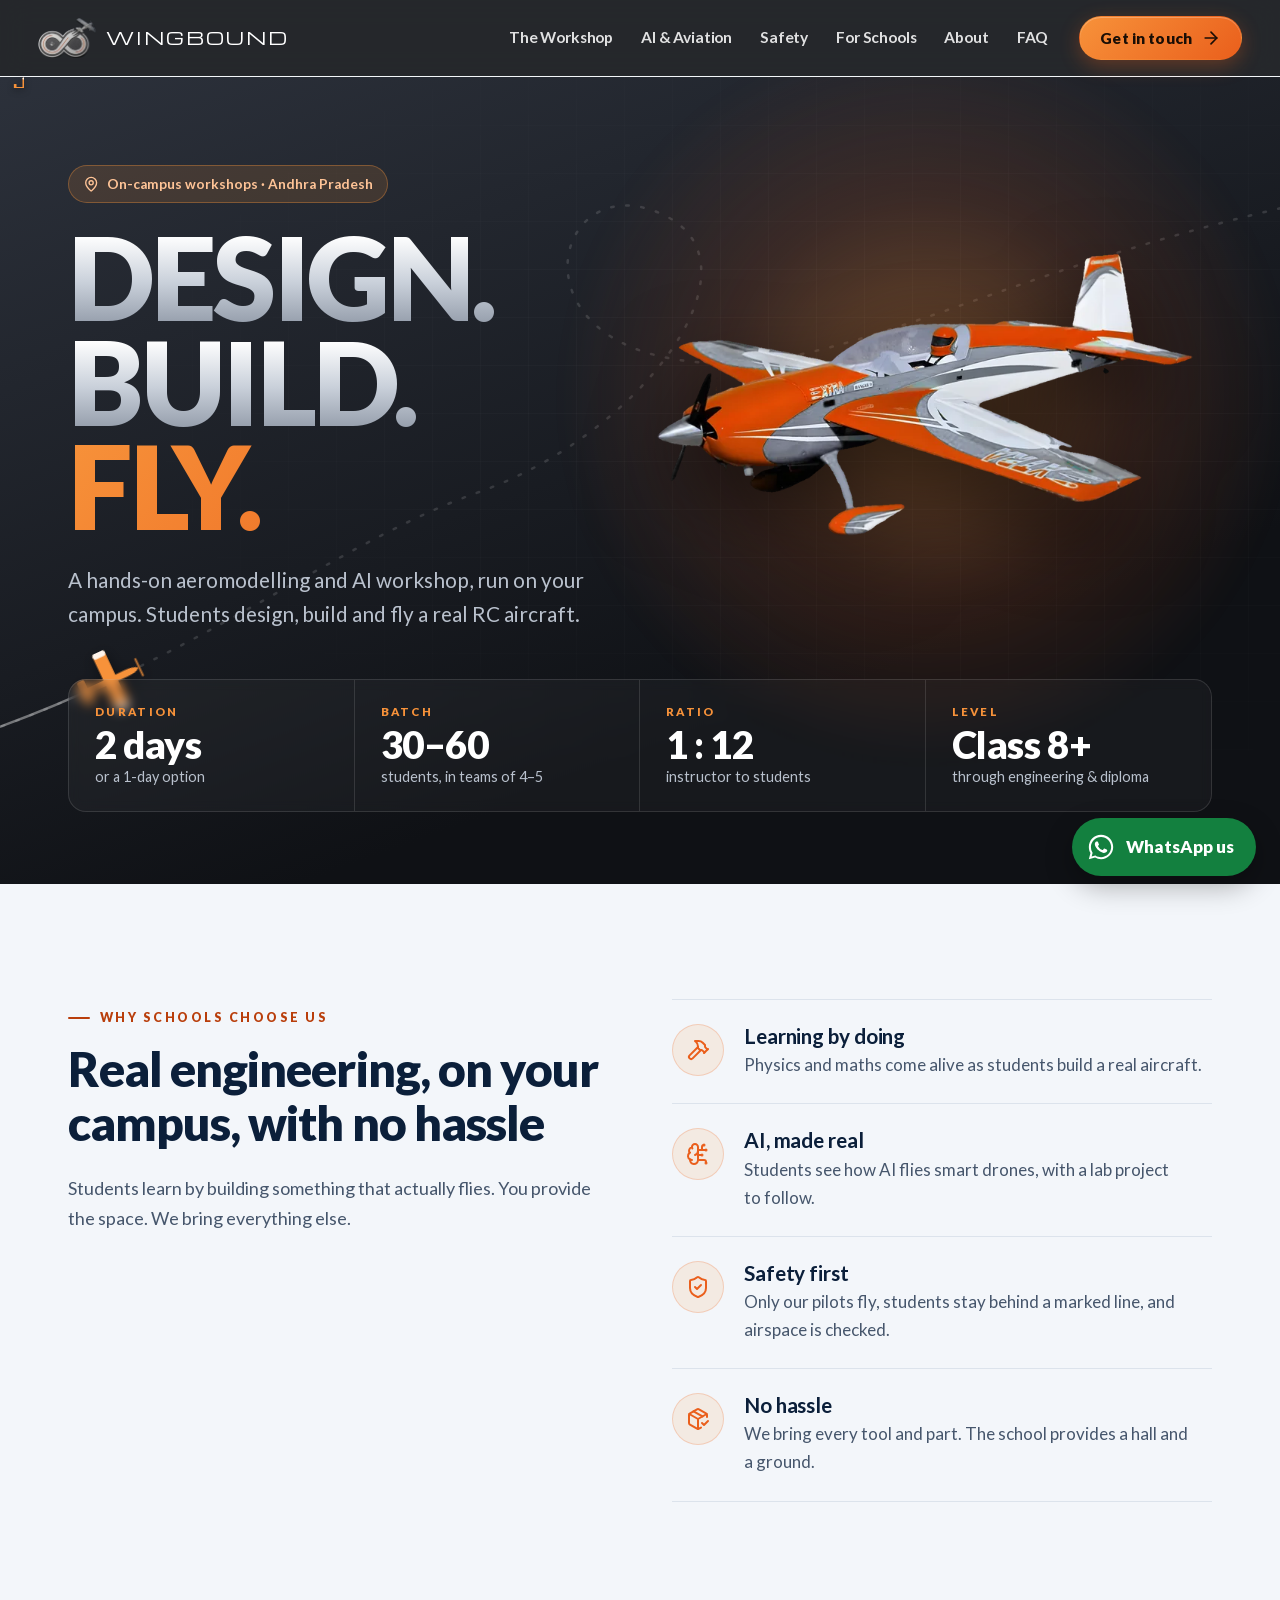
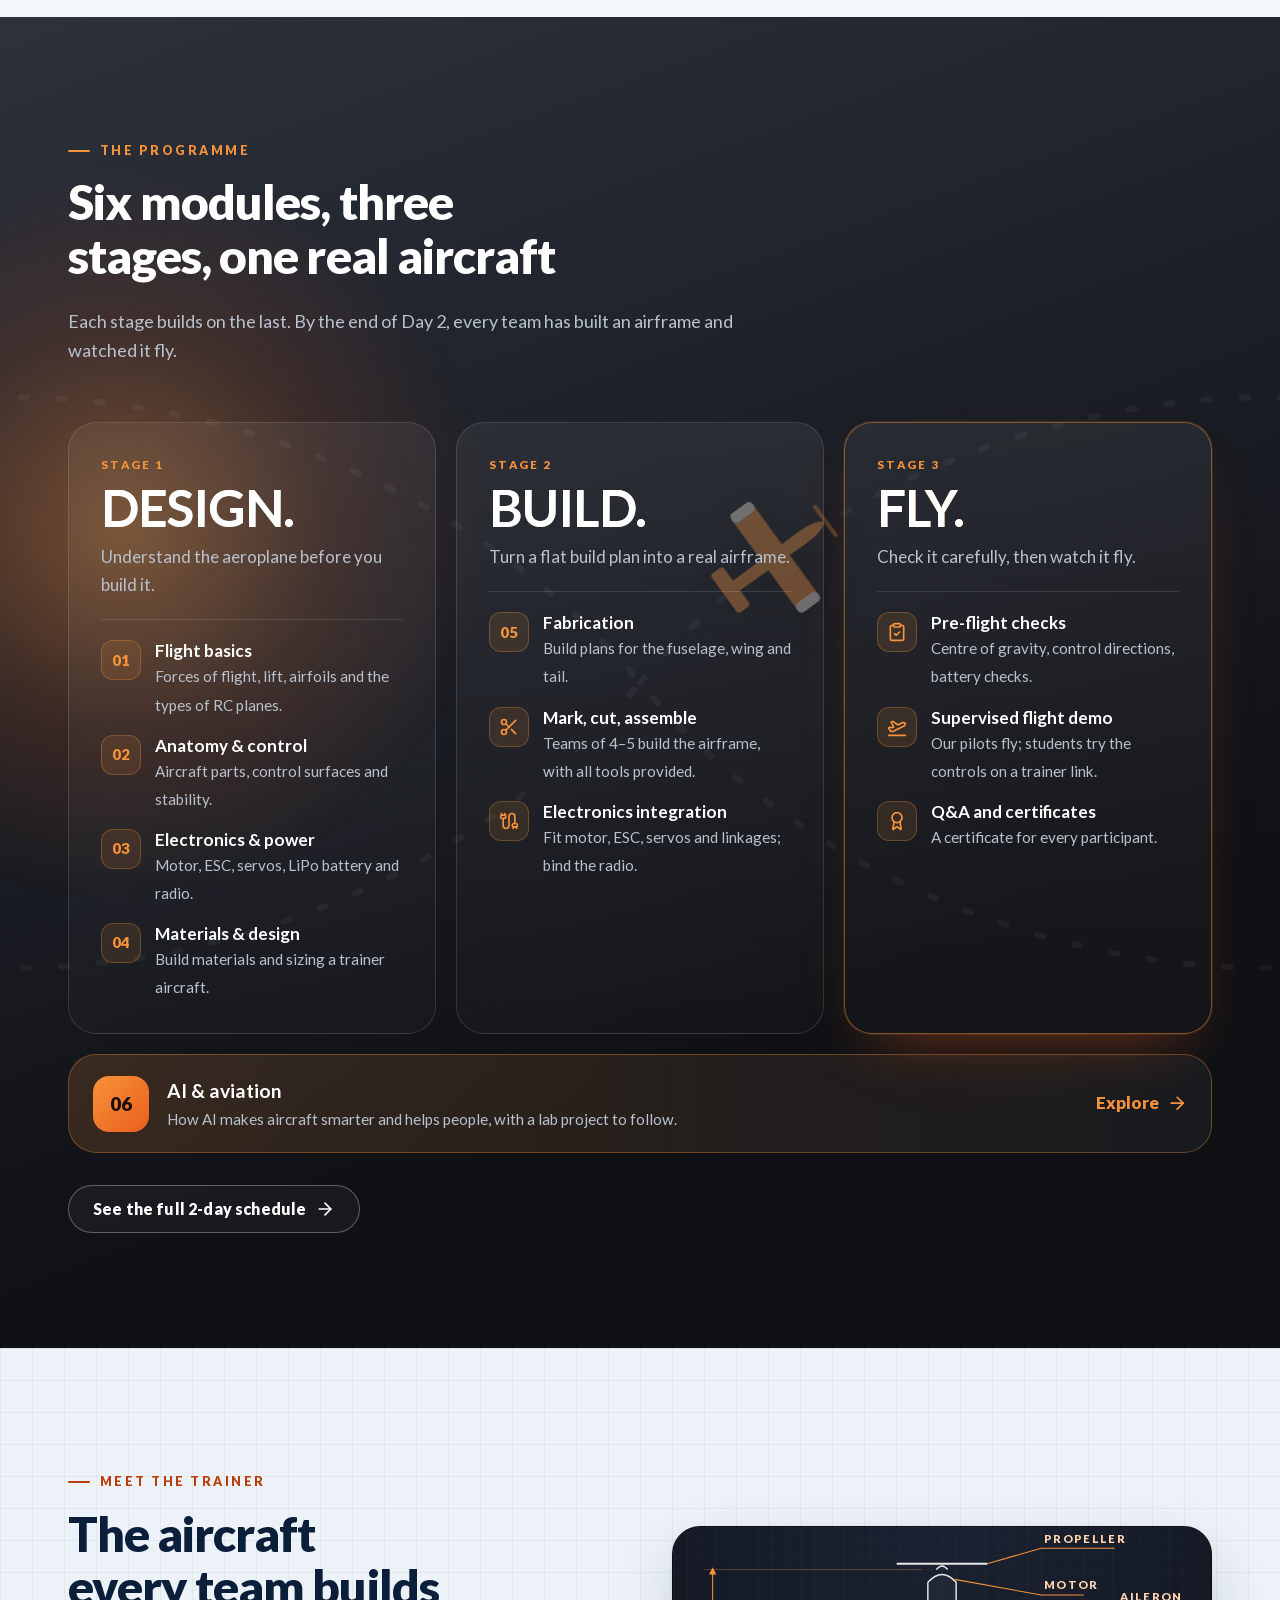
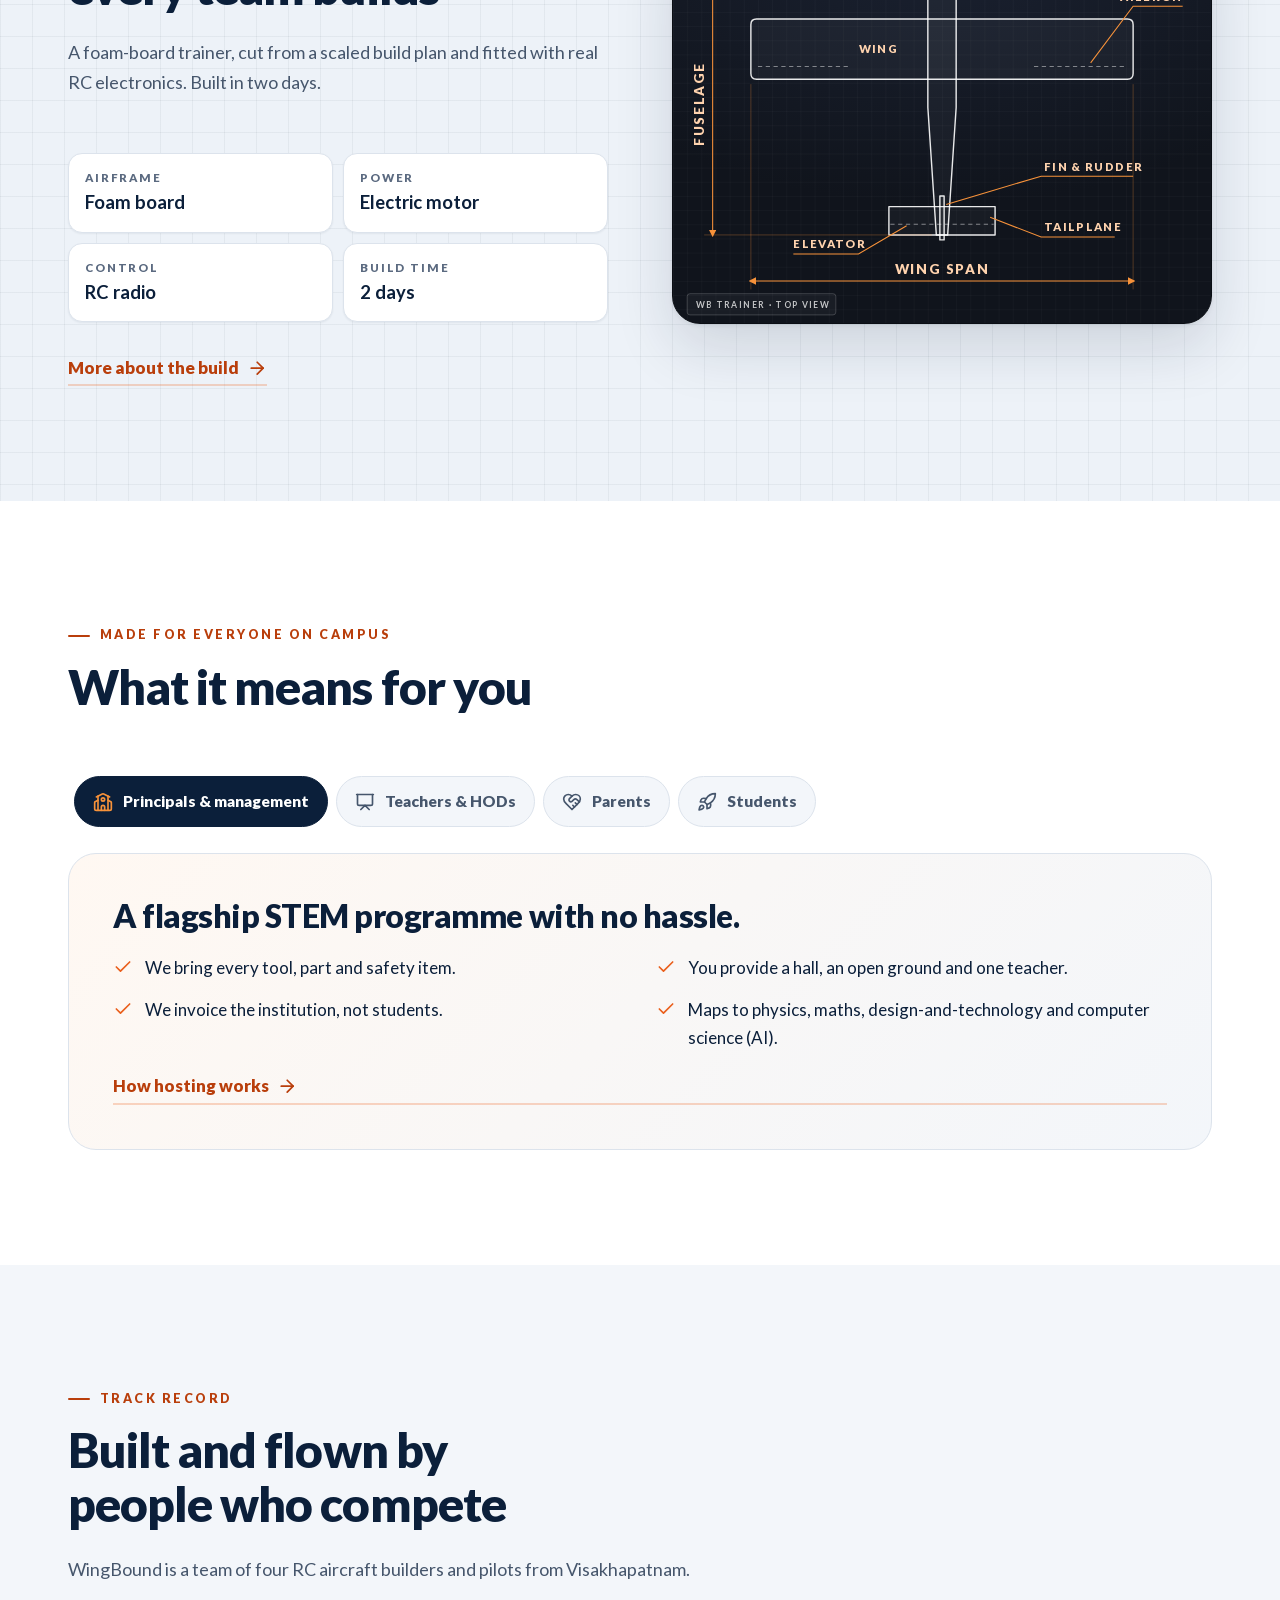
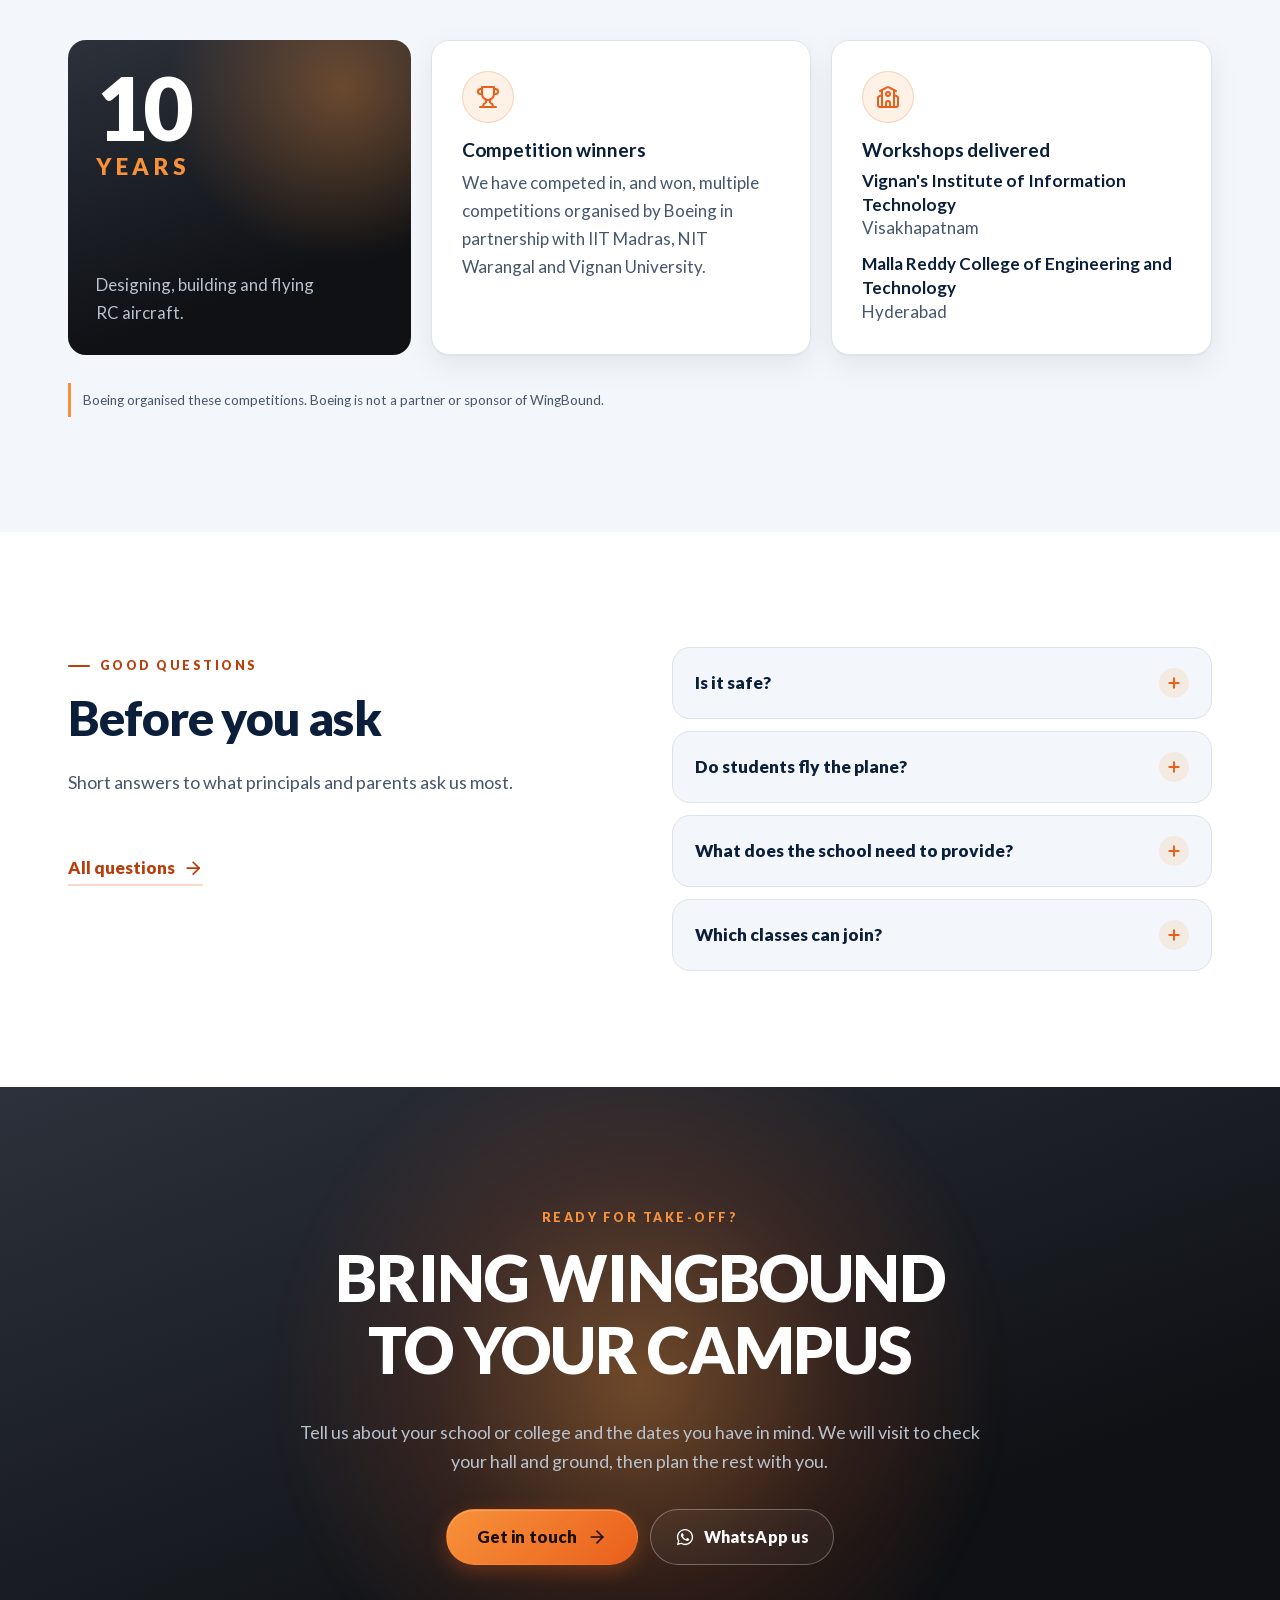
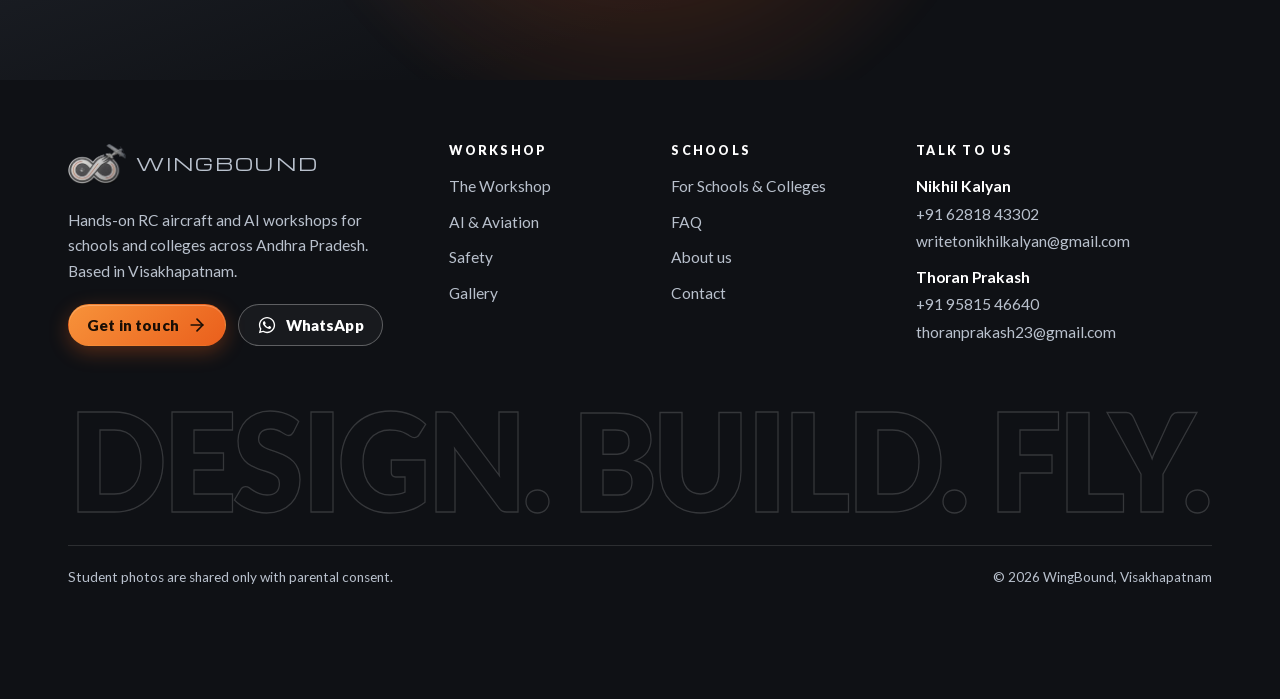
<file: index.html>
<!doctype html>
<html lang="en-IN">
<head>
<meta charset="utf-8">
<meta name="viewport" content="width=device-width, initial-scale=1">
<title>Aeromodelling Workshop for Schools &amp; Colleges | WingBound</title>
<meta name="description" content="WingBound runs hands-on aeromodelling and AI workshops on school and college campuses in Andhra Pradesh. Students design, build and fly a real RC aircraft.">
<link rel="canonical" href="https://thoranprakash.github.io/wingbound-site/">
<meta name="theme-color" content="#0F1115">
<meta property="og:type" content="website">
<meta property="og:site_name" content="WingBound">
<meta property="og:title" content="Aeromodelling Workshop for Schools &amp; Colleges | WingBound">
<meta property="og:description" content="WingBound runs hands-on aeromodelling and AI workshops on school and college campuses in Andhra Pradesh. Students design, build and fly a real RC aircraft.">
<meta property="og:url" content="https://thoranprakash.github.io/wingbound-site/">
<meta property="og:image" content="https://thoranprakash.github.io/wingbound-site/assets/img/og-image.jpg">
<meta property="og:image:width" content="1200">
<meta property="og:image:height" content="630">
<meta property="og:locale" content="en_IN">
<meta name="twitter:card" content="summary_large_image">
<link rel="icon" type="image/png" sizes="64x64" href="assets/img/favicon-64.png">
<link rel="apple-touch-icon" href="assets/img/apple-touch-icon.png">
<link rel="preload" href="assets/fonts/lato-900.woff2" as="font" type="font/woff2" crossorigin>
<link rel="preload" href="assets/fonts/lato-400.woff2" as="font" type="font/woff2" crossorigin>
<link rel="stylesheet" href="assets/css/styles.css?v=a92b5c36">
<script>document.documentElement.classList.add("js")</script>
<script src="assets/js/main.js?v=bbc280e7" defer></script>
<script type="application/ld+json">{"@context": "https://schema.org", "@type": "EducationalOrganization", "@id": "https://thoranprakash.github.io/wingbound-site/#org", "name": "WingBound", "slogan": "Design. Build. Fly.", "description": "Hands-on aeromodelling (RC aircraft) and AI workshops run on school and college campuses in Andhra Pradesh.", "url": "https://thoranprakash.github.io/wingbound-site/", "logo": "https://thoranprakash.github.io/wingbound-site/assets/img/wingbound-logo.png", "areaServed": {"@type": "State", "name": "Andhra Pradesh"}, "address": {"@type": "PostalAddress", "addressLocality": "Visakhapatnam", "addressRegion": "Andhra Pradesh", "addressCountry": "IN"}, "email": "writetonikhilkalyan@gmail.com", "telephone": "+916281843302", "contactPoint": [{"@type": "ContactPoint", "name": "Nikhil Kalyan", "telephone": "+916281843302", "email": "writetonikhilkalyan@gmail.com", "contactType": "customer service", "areaServed": "IN", "availableLanguage": ["en"]}, {"@type": "ContactPoint", "name": "Thoran Prakash", "telephone": "+919581546640", "email": "thoranprakash23@gmail.com", "contactType": "customer service", "areaServed": "IN", "availableLanguage": ["en"]}]}</script>
</head>
<body>
<a class="skip-link" href="#main">Skip to content</a>
<svg width="0" height="0" style="position:absolute" aria-hidden="true" focusable="false">
  <symbol id="rc-plane" viewBox="-32 -32 64 64" fill="currentColor">
    <path d="M-26 -2.6 L17 -3.2 Q27 -3.2 29.5 0 Q27 3.2 17 3.2 L-26 2.6 Z"/>
    <rect x="-4" y="-28" width="12" height="56" rx="2.5"/>
    <rect x="-27" y="-11" width="7" height="22" rx="1.5"/>
    <rect x="-4" y="-28" width="12" height="5" rx="2" fill="#fff" opacity=".9"/>
    <rect x="-4" y="23" width="12" height="5" rx="2" fill="#fff" opacity=".9"/>
    <rect x="29.5" y="-9" width="1.8" height="18" rx=".9" opacity=".75"/>
  </symbol>
</svg>
<header class="site-header">
  <div class="header-inner">
    <a class="brand" href="index.html" aria-label="WingBound home">
      <picture><source srcset="assets/img/logo-240.webp" type="image/webp"><img src="assets/img/logo-240.png" alt="" width="240" height="165"></picture>
      <span class="brand-word">WINGBOUND</span>
    </a>
    <nav id="site-nav" class="site-nav" aria-label="Main">
      <ul class="nav-links">
        <li><a href="workshop.html">The Workshop</a></li><li><a href="ai-aviation.html">AI &amp; Aviation</a></li><li><a href="safety.html">Safety</a></li><li><a href="schools.html">For Schools</a></li><li><a href="about.html">About</a></li><li><a href="faq.html">FAQ</a></li>
      </ul>
      <a class="btn btn--primary nav-cta" href="contact.html">Get in touch <svg class="icon" viewBox="0 0 24 24" fill="none" stroke="currentColor" stroke-width="2" stroke-linecap="round" stroke-linejoin="round" aria-hidden="true" focusable="false"><path d="M5 12h14" /><path d="m12 5 7 7-7 7" /></svg></a>
      <div class="nav-quick">
        <a href="tel:+916281843302"><svg class="icon" viewBox="0 0 24 24" fill="none" stroke="currentColor" stroke-width="2" stroke-linecap="round" stroke-linejoin="round" aria-hidden="true" focusable="false"><path d="M22 16.92v3a2 2 0 0 1-2.18 2 19.79 19.79 0 0 1-8.63-3.07 19.5 19.5 0 0 1-6-6 19.79 19.79 0 0 1-3.07-8.67A2 2 0 0 1 4.11 2h3a2 2 0 0 1 2 1.72 12.84 12.84 0 0 0 .7 2.81 2 2 0 0 1-.45 2.11L8.09 9.91a16 16 0 0 0 6 6l1.27-1.27a2 2 0 0 1 2.11-.45 12.84 12.84 0 0 0 2.81.7A2 2 0 0 1 22 16.92z" /></svg> Call +91 62818 43302</a>
        <a href="https://wa.me/916281843302?text=Hi%20WingBound%2C%20I%27d%20like%20to%20know%20more%20about%20your%20workshops." target="_blank" rel="noopener"><svg class="icon" viewBox="0 0 32 32" aria-hidden="true" focusable="false"><path fill="currentColor" d="M16.04 3C8.86 3 3.03 8.82 3.03 16c0 2.3.6 4.53 1.74 6.5L3 29l6.68-1.75A13 13 0 0 0 16.04 29C23.2 29 29 23.18 29 16S23.2 3 16.04 3Zm0 23.8c-2 0-3.94-.53-5.64-1.55l-.4-.24-3.97 1.04 1.06-3.86-.26-.4A10.77 10.77 0 0 1 5.24 16c0-5.95 4.85-10.8 10.8-10.8 5.94 0 10.77 4.85 10.77 10.8 0 5.96-4.83 10.8-10.77 10.8Zm5.92-8.08c-.33-.16-1.93-.95-2.23-1.06-.3-.11-.52-.16-.73.17-.22.32-.84 1.05-1.03 1.27-.19.22-.38.24-.7.08-.33-.16-1.38-.51-2.62-1.62-.97-.86-1.62-1.93-1.81-2.25-.19-.33-.02-.5.14-.66.15-.15.33-.38.49-.57.16-.19.22-.33.33-.54.11-.22.05-.41-.03-.57-.08-.16-.73-1.76-1-2.41-.26-.63-.53-.55-.73-.56h-.62c-.22 0-.57.08-.87.41-.3.32-1.14 1.11-1.14 2.71s1.17 3.15 1.33 3.36c.16.22 2.3 3.5 5.56 4.91.78.34 1.39.54 1.86.69.78.25 1.49.21 2.05.13.63-.09 1.93-.79 2.2-1.55.27-.76.27-1.42.19-1.55-.08-.14-.3-.22-.62-.38Z"/></svg> WhatsApp us</a>
      </div>
    </nav>
    <button class="nav-toggle" type="button" aria-expanded="false" aria-controls="site-nav" aria-label="Open menu">
      <span class="burger" aria-hidden="true"><span></span><span></span><span></span></span>
    </button>
  </div>
  <div class="flight-progress" aria-hidden="true"><span class="fp-trail"></span><svg class="fp-plane" viewBox="-32 -32 64 64"><use href="#rc-plane"/></svg></div>
</header>
<main id="main">
<section class="hero" aria-labelledby="hero-title">
  <svg class="sky sky--hero " viewBox="0 0 1200 640" preserveAspectRatio="xMidYMid slice" aria-hidden="true" focusable="false"><path id="fp-hero" d="M-80 560 C 180 520, 330 380, 470 330 C 600 285, 700 150, 620 110 C 540 70, 500 190, 610 220 C 760 260, 900 120, 1300 70" fill="none" stroke="none"/><path d="M-80 560 C 180 520, 330 380, 470 330 C 600 285, 700 150, 620 110 C 540 70, 500 190, 610 220 C 760 260, 900 120, 1300 70" class="sky-path" stroke-dasharray="2 10"/><path d="M-80 560 C 180 520, 330 380, 470 330 C 600 285, 700 150, 620 110 C 540 70, 500 190, 610 220 C 760 260, 900 120, 1300 70" class="sky-trail" pathLength="1" stroke-dasharray="1 1"><animate attributeName="stroke-dashoffset" values="1;0;0" keyTimes="0;0.7;1" dur="15s" repeatCount="indefinite"/><animate attributeName="opacity" values="1;1;0" keyTimes="0;0.7;0.95" dur="15s" repeatCount="indefinite"/></path><g class="sky-plane"><use href="#rc-plane" x="-28.0" y="-28.0" width="56" height="56"/><animateMotion dur="15s" repeatCount="indefinite" rotate="auto" calcMode="linear" keyPoints="0;1;1" keyTimes="0;0.7;1"><mpath href="#fp-hero"/></animateMotion></g></svg>
  <div class="container hero-grid">
    <div class="hero-copy">
      <span class="pill"><svg class="icon" viewBox="0 0 24 24" fill="none" stroke="currentColor" stroke-width="2" stroke-linecap="round" stroke-linejoin="round" aria-hidden="true" focusable="false"><path d="M20 10c0 4.993-5.539 10.193-7.399 11.799a1 1 0 0 1-1.202 0C9.539 20.193 4 14.993 4 10a8 8 0 0 1 16 0" /><circle cx="12" cy="10" r="3" /></svg> On-campus workshops · Andhra Pradesh</span>
      <h1 id="hero-title">
        <span class="silver">Design.</span>
        <span class="silver">Build.</span>
        <span class="orange-text">Fly.</span>
      </h1>
      <p class="hero-sub">A hands-on aeromodelling and AI workshop, run on your campus. Students design, build and fly a real RC aircraft.</p>
    </div>
    <div class="hero-visual">
      <div class="glow" aria-hidden="true"></div>
      <picture>
        <source type="image/webp" srcset="assets/img/plane-760.webp 760w, assets/img/plane-1400.webp 1400w" sizes="(min-width: 900px) 700px, 92vw">
        <img src="assets/img/plane-760.png" width="760" height="419" alt="An orange-and-white RC aerobatic aeroplane" fetchpriority="high">
      </picture>
    </div>
  </div>
  <div class="container">
    <ul class="hud" aria-label="Workshop at a glance">
      <li><span class="hud-k">Duration</span><span class="hud-v">2 days</span><span class="hud-s">or a 1-day option</span></li>
      <li><span class="hud-k">Batch</span><span class="hud-v">30–60</span><span class="hud-s">students, in teams of 4–5</span></li>
      <li><span class="hud-k">Ratio</span><span class="hud-v">1 : 12</span><span class="hud-s">instructor to students</span></li>
      <li><span class="hud-k">Level</span><span class="hud-v">Class 8+</span><span class="hud-s">through engineering &amp; diploma</span></li>
    </ul>
  </div>
</section>

<section class="section" aria-labelledby="why-title">
  <div class="container split split--top">
    <div class="sticky-head">
      <div class="section-head" data-reveal><span class="label">Why schools choose us</span><h2 id="why-title">Real engineering, on your campus, with no hassle</h2><p>Students learn by building something that actually flies. You provide the space. We bring everything else.</p></div>
    </div>
    <div class="pillars">
      <article class="pillar" data-reveal><span class="badge "><svg class="icon" viewBox="0 0 24 24" fill="none" stroke="currentColor" stroke-width="2" stroke-linecap="round" stroke-linejoin="round" aria-hidden="true" focusable="false"><path d="m15 12-8.373 8.373a1 1 0 1 1-3-3L12 9" /><path d="m18 15 4-4" /><path d="m21.5 11.5-1.914-1.914A2 2 0 0 1 19 8.172V7l-2.26-2.26a6 6 0 0 0-4.202-1.756L9 2.96l.92.82A6.18 6.18 0 0 1 12 8.4V10l2 2h1.172a2 2 0 0 1 1.414.586L18.5 14.5" /></svg></span><div><h3>Learning by doing</h3><p>Physics and maths come alive as students build a real aircraft.</p></div></article>
      <article class="pillar" data-reveal><span class="badge "><svg class="icon" viewBox="0 0 24 24" fill="none" stroke="currentColor" stroke-width="2" stroke-linecap="round" stroke-linejoin="round" aria-hidden="true" focusable="false"><path d="M12 5a3 3 0 1 0-5.997.125 4 4 0 0 0-2.526 5.77 4 4 0 0 0 .556 6.588A4 4 0 1 0 12 18Z" /><path d="M9 13a4.5 4.5 0 0 0 3-4" /><path d="M6.003 5.125A3 3 0 0 0 6.401 6.5" /><path d="M3.477 10.896a4 4 0 0 1 .585-.396" /><path d="M6 18a4 4 0 0 1-1.967-.516" /><path d="M12 13h4" /><path d="M12 18h6a2 2 0 0 1 2 2v1" /><path d="M12 8h8" /><path d="M16 8V5a2 2 0 0 1 2-2" /><circle cx="16" cy="13" r=".5" /><circle cx="18" cy="3" r=".5" /><circle cx="20" cy="21" r=".5" /><circle cx="20" cy="8" r=".5" /></svg></span><div><h3>AI, made real</h3><p>Students see how AI flies smart drones, with a lab project to follow.</p></div></article>
      <article class="pillar" data-reveal><span class="badge "><svg class="icon" viewBox="0 0 24 24" fill="none" stroke="currentColor" stroke-width="2" stroke-linecap="round" stroke-linejoin="round" aria-hidden="true" focusable="false"><path d="M20 13c0 5-3.5 7.5-7.66 8.95a1 1 0 0 1-.67-.01C7.5 20.5 4 18 4 13V6a1 1 0 0 1 1-1c2 0 4.5-1.2 6.24-2.72a1.17 1.17 0 0 1 1.52 0C14.51 3.81 17 5 19 5a1 1 0 0 1 1 1z" /><path d="m9 12 2 2 4-4" /></svg></span><div><h3>Safety first</h3><p>Only our pilots fly, students stay behind a marked line, and airspace is checked.</p></div></article>
      <article class="pillar" data-reveal><span class="badge "><svg class="icon" viewBox="0 0 24 24" fill="none" stroke="currentColor" stroke-width="2" stroke-linecap="round" stroke-linejoin="round" aria-hidden="true" focusable="false"><path d="m16 16 2 2 4-4" /><path d="M21 10V8a2 2 0 0 0-1-1.73l-7-4a2 2 0 0 0-2 0l-7 4A2 2 0 0 0 3 8v8a2 2 0 0 0 1 1.73l7 4a2 2 0 0 0 2 0l2-1.14" /><path d="m7.5 4.27 9 5.15" /><polyline points="3.29 7 12 12 20.71 7" /><line x1="12" x2="12" y1="22" y2="12" /></svg></span><div><h3>No hassle</h3><p>We bring every tool and part. The school provides a hall and a ground.</p></div></article>
    </div>
  </div>
</section>

<section class="section section--dark" aria-labelledby="modules-title">
  <div class="glow" aria-hidden="true" style="left:-20%;top:10%"></div>
  <svg class="sky sky--figure8 sky--faint" viewBox="0 0 1200 420" preserveAspectRatio="xMidYMid slice" aria-hidden="true" focusable="false"><path id="fp-figure8" d="M600 210 C 700 90, 920 90, 920 210 C 920 330, 700 330, 600 210 C 500 90, 280 90, 280 210 C 280 330, 500 330, 600 210 Z" fill="none" stroke="none"/><path d="M600 210 C 700 90, 920 90, 920 210 C 920 330, 700 330, 600 210 C 500 90, 280 90, 280 210 C 280 330, 500 330, 600 210 Z" class="sky-path" stroke-dasharray="2 10"/><g class="sky-plane"><use href="#rc-plane" x="-22.0" y="-22.0" width="44" height="44"/><animateMotion dur="18s" repeatCount="indefinite" rotate="auto"><mpath href="#fp-figure8"/></animateMotion></g></svg>
  <div class="container">
    <div class="section-head" data-reveal><span class="label">The programme</span><h2 id="modules-title">Six modules, three stages, one real aircraft</h2><p>Each stage builds on the last. By the end of Day 2, every team has built an airframe and watched it fly.</p></div>
    <div class="phases">
      <article class="phase" data-reveal>
        <header><span class="phase-n">Stage 1</span><h3 class="phase-word silver">Design.</h3><p>Understand the aeroplane before you build it.</p></header>
        <ol class="mod-list">
          <li><span class="mod-n">01</span><div><strong>Flight basics</strong><span>Forces of flight, lift, airfoils and the types of RC planes.</span></div></li><li><span class="mod-n">02</span><div><strong>Anatomy &amp; control</strong><span>Aircraft parts, control surfaces and stability.</span></div></li><li><span class="mod-n">03</span><div><strong>Electronics &amp; power</strong><span>Motor, ESC, servos, LiPo battery and radio.</span></div></li><li><span class="mod-n">04</span><div><strong>Materials &amp; design</strong><span>Build materials and sizing a trainer aircraft.</span></div></li>
        </ol>
      </article>
      <article class="phase" data-reveal>
        <header><span class="phase-n">Stage 2</span><h3 class="phase-word silver">Build.</h3><p>Turn a flat build plan into a real airframe.</p></header>
        <ol class="mod-list">
          <li><span class="mod-n">05</span><div><strong>Fabrication</strong><span>Build plans for the fuselage, wing and tail.</span></div></li>
          <li><span class="mod-n"><svg class="icon" viewBox="0 0 24 24" fill="none" stroke="currentColor" stroke-width="2" stroke-linecap="round" stroke-linejoin="round" aria-hidden="true" focusable="false"><circle cx="6" cy="6" r="3" /><path d="M8.12 8.12 12 12" /><path d="M20 4 8.12 15.88" /><circle cx="6" cy="18" r="3" /><path d="M14.8 14.8 20 20" /></svg></span><div><strong>Mark, cut, assemble</strong><span>Teams of 4–5 build the airframe, with all tools provided.</span></div></li>
          <li><span class="mod-n"><svg class="icon" viewBox="0 0 24 24" fill="none" stroke="currentColor" stroke-width="2" stroke-linecap="round" stroke-linejoin="round" aria-hidden="true" focusable="false"><path d="M17 21v-2a1 1 0 0 1-1-1v-1a2 2 0 0 1 2-2h2a2 2 0 0 1 2 2v1a1 1 0 0 1-1 1" /><path d="M19 15V6.5a1 1 0 0 0-7 0v11a1 1 0 0 1-7 0V9" /><path d="M21 21v-2h-4" /><path d="M3 5h4V3" /><path d="M7 5a1 1 0 0 1 1 1v1a2 2 0 0 1-2 2H4a2 2 0 0 1-2-2V6a1 1 0 0 1 1-1V3" /></svg></span><div><strong>Electronics integration</strong><span>Fit motor, ESC, servos and linkages; bind the radio.</span></div></li>
        </ol>
      </article>
      <article class="phase phase--fly" data-reveal>
        <header><span class="phase-n">Stage 3</span><h3 class="phase-word orange-text">Fly.</h3><p>Check it carefully, then watch it fly.</p></header>
        <ol class="mod-list">
          <li><span class="mod-n"><svg class="icon" viewBox="0 0 24 24" fill="none" stroke="currentColor" stroke-width="2" stroke-linecap="round" stroke-linejoin="round" aria-hidden="true" focusable="false"><rect width="8" height="4" x="8" y="2" rx="1" ry="1" /><path d="M16 4h2a2 2 0 0 1 2 2v14a2 2 0 0 1-2 2H6a2 2 0 0 1-2-2V6a2 2 0 0 1 2-2h2" /><path d="m9 14 2 2 4-4" /></svg></span><div><strong>Pre-flight checks</strong><span>Centre of gravity, control directions, battery checks.</span></div></li>
          <li><span class="mod-n"><svg class="icon" viewBox="0 0 24 24" fill="none" stroke="currentColor" stroke-width="2" stroke-linecap="round" stroke-linejoin="round" aria-hidden="true" focusable="false"><path d="M2 22h20" /><path d="M6.36 17.4 4 17l-2-4 1.1-.55a2 2 0 0 1 1.8 0l.17.1a2 2 0 0 0 1.8 0L8 12 5 6l.9-.45a2 2 0 0 1 2.09.2l4.02 3a2 2 0 0 0 2.1.2l4.19-2.06a2.41 2.41 0 0 1 1.73-.17L21 7a1.4 1.4 0 0 1 .87 1.99l-.38.76c-.23.46-.6.84-1.07 1.08L7.58 17.2a2 2 0 0 1-1.22.18Z" /></svg></span><div><strong>Supervised flight demo</strong><span>Our pilots fly; students try the controls on a trainer link.</span></div></li>
          <li><span class="mod-n"><svg class="icon" viewBox="0 0 24 24" fill="none" stroke="currentColor" stroke-width="2" stroke-linecap="round" stroke-linejoin="round" aria-hidden="true" focusable="false"><path d="m15.477 12.89 1.515 8.526a.5.5 0 0 1-.81.47l-3.58-2.687a1 1 0 0 0-1.197 0l-3.586 2.686a.5.5 0 0 1-.81-.469l1.514-8.526" /><circle cx="12" cy="8" r="6" /></svg></span><div><strong>Q&amp;A and certificates</strong><span>A certificate for every participant.</span></div></li>
        </ol>
      </article>
    </div>
    <a class="ai-strip" href="ai-aviation.html" data-reveal>
      <span class="mod-n mod-n--lg">06</span>
      <span class="ai-strip-copy"><strong>AI &amp; aviation</strong><span>How AI makes aircraft smarter and helps people, with a lab project to follow.</span></span>
      <span class="ai-strip-go">Explore <svg class="icon" viewBox="0 0 24 24" fill="none" stroke="currentColor" stroke-width="2" stroke-linecap="round" stroke-linejoin="round" aria-hidden="true" focusable="false"><path d="M5 12h14" /><path d="m12 5 7 7-7 7" /></svg></span>
    </a>
    <div class="btn-row mt-2"><a class="btn btn--ghost" href="workshop.html#schedule">See the full 2-day schedule <svg class="icon" viewBox="0 0 24 24" fill="none" stroke="currentColor" stroke-width="2" stroke-linecap="round" stroke-linejoin="round" aria-hidden="true" focusable="false"><path d="M5 12h14" /><path d="m12 5 7 7-7 7" /></svg></a></div>
  </div>
</section>

<section class="section section--blueprint" aria-labelledby="trainer-title">
  <div class="container split">
    <div>
      <div class="section-head" data-reveal><span class="label">Meet the trainer</span><h2 id="trainer-title">The aircraft every team builds</h2><p>A foam-board trainer, cut from a scaled build plan and fitted with real RC electronics. Built in two days.</p></div>
      <ul class="spec-chips" data-reveal>
        <li><span>Airframe</span><strong>Foam board</strong></li>
        <li><span>Power</span><strong>Electric motor</strong></li>
        <li><span>Control</span><strong>RC radio</strong></li>
        <li><span>Build time</span><strong>2 days</strong></li>
      </ul>
      <a class="link-arrow mt-2" href="workshop.html#aircraft">More about the build <svg class="icon" viewBox="0 0 24 24" fill="none" stroke="currentColor" stroke-width="2" stroke-linecap="round" stroke-linejoin="round" aria-hidden="true" focusable="false"><path d="M5 12h14" /><path d="m12 5 7 7-7 7" /></svg></a>
    </div>
    <div data-reveal><figure class="blueprint blueprint--compact" data-draw>
  <svg viewBox="0 0 760 560" role="img" aria-labelledby="bp-title bp-desc">
    <title id="bp-title">Top-view drawing of the WingBound trainer aircraft</title>
    <desc id="bp-desc">An outline of the foam-board trainer students build, seen from above, with its parts labelled: propeller, motor, wing, ailerons, wing span, fuselage, tailplane, elevator, and fin and rudder.</desc>
    <defs>
      <pattern id="bp-grid" width="20" height="20" patternUnits="userSpaceOnUse"><path d="M20 0H0V20" fill="none" stroke="rgba(255,255,255,.06)" stroke-width="1"/></pattern>
      <marker id="bp-arrow" viewBox="0 0 10 10" refX="5" refY="5" markerWidth="7" markerHeight="7" orient="auto-start-reverse"><path d="M0 0L10 5L0 10z" fill="#F7923A"/></marker>
    </defs>
    <rect width="760" height="560" fill="url(#bp-grid)"/>
    <!-- aircraft -->
    <g class="bp-air">
      <path pathLength="1" d="M316 52 H444"/>
      <path pathLength="1" d="M372 60 Q380 50 388 60"/>
      <path pathLength="1" d="M360 78 Q380 56 400 78 L400 255 L388 435 L372 435 L360 255 Z"/>
      <path pathLength="1" d="M118 130 H642 Q650 130 650 138 V207 Q650 215 642 215 H118 Q110 215 110 207 V138 Q110 130 118 130 Z"/>
      <path pathLength="1" d="M305 395 H455 V435 H305 Z"/>
      <path pathLength="1" d="M377 380 H383 V442 H377 Z"/>
      <path class="bp-hinge" d="M120 197 H250 M510 197 H640 M307 420 H453"/>
    </g>
    <!-- part names only: no values -->
    <g class="bp-dim">
      <path pathLength="1" d="M110 222 V512 M650 222 V512 M352 60 H44 M366 435 H44"/>
      <path pathLength="1" marker-start="url(#bp-arrow)" marker-end="url(#bp-arrow)" d="M112 500 H648"/>
      <path pathLength="1" marker-start="url(#bp-arrow)" marker-end="url(#bp-arrow)" d="M56 62 V433"/>
      <path pathLength="1" d="M444 52 L520 30 H624"/>
      <path pathLength="1" d="M398 74 L520 96 H580"/>
      <path pathLength="1" d="M590 192 L650 112 H720"/>
      <path pathLength="1" d="M330 422 L262 462 H170"/>
      <path pathLength="1" d="M448 410 L520 438 H624"/>
      <path pathLength="1" d="M386 392 L520 352 H650"/>
    </g>
    <g class="bp-text">
      <text x="380" y="490" text-anchor="middle">WING SPAN</text>
      <text x="44" y="250" transform="rotate(-90 44 250)" text-anchor="middle">FUSELAGE</text>
      <text x="290" y="178" text-anchor="middle" class="bp-sm">WING</text>
      <text x="524" y="22" class="bp-sm">PROPELLER</text>
      <text x="524" y="88" class="bp-sm">MOTOR</text>
      <text x="720" y="104" text-anchor="end" class="bp-sm">AILERON</text>
      <text x="170" y="454" class="bp-sm">ELEVATOR</text>
      <text x="524" y="430" class="bp-sm">TAILPLANE</text>
      <text x="524" y="344" class="bp-sm">FIN &amp; RUDDER</text>
    </g>
    <g class="bp-block">
      <rect x="20" y="518" width="210" height="30" rx="4"/>
      <text x="32" y="538">WB TRAINER · TOP VIEW</text>
    </g>
  </svg>
</figure></div>
  </div>
</section>

<section class="section section--white" aria-labelledby="aud-title">
  <div class="container">
    <div class="section-head" data-reveal><span class="label">Made for everyone on campus</span><h2 id="aud-title">What it means for you</h2></div>
    <div class="aud" data-tabs><div class="aud-tabs" role="tablist" aria-label="Choose who you are"><button type="button" role="tab" id="tab-principals" aria-controls="panel-principals" aria-selected="true" tabindex="0"><svg class="icon" viewBox="0 0 24 24" fill="none" stroke="currentColor" stroke-width="2" stroke-linecap="round" stroke-linejoin="round" aria-hidden="true" focusable="false"><path d="M14 22v-4a2 2 0 1 0-4 0v4" /><path d="m18 10 3.447 1.724a1 1 0 0 1 .553.894V20a2 2 0 0 1-2 2H4a2 2 0 0 1-2-2v-7.382a1 1 0 0 1 .553-.894L6 10" /><path d="M18 5v17" /><path d="m4 6 7.106-3.553a2 2 0 0 1 1.788 0L20 6" /><path d="M6 5v17" /><circle cx="12" cy="9" r="2" /></svg><span>Principals &amp; management</span></button><button type="button" role="tab" id="tab-teachers" aria-controls="panel-teachers" aria-selected="false" tabindex="-1"><svg class="icon" viewBox="0 0 24 24" fill="none" stroke="currentColor" stroke-width="2" stroke-linecap="round" stroke-linejoin="round" aria-hidden="true" focusable="false"><path d="M2 3h20" /><path d="M21 3v11a2 2 0 0 1-2 2H5a2 2 0 0 1-2-2V3" /><path d="m7 21 5-5 5 5" /></svg><span>Teachers &amp; HODs</span></button><button type="button" role="tab" id="tab-parents" aria-controls="panel-parents" aria-selected="false" tabindex="-1"><svg class="icon" viewBox="0 0 24 24" fill="none" stroke="currentColor" stroke-width="2" stroke-linecap="round" stroke-linejoin="round" aria-hidden="true" focusable="false"><path d="M19 14c1.49-1.46 3-3.21 3-5.5A5.5 5.5 0 0 0 16.5 3c-1.76 0-3 .5-4.5 2-1.5-1.5-2.74-2-4.5-2A5.5 5.5 0 0 0 2 8.5c0 2.3 1.5 4.05 3 5.5l7 7Z" /><path d="M12 5 9.04 7.96a2.17 2.17 0 0 0 0 3.08c.82.82 2.13.85 3 .07l2.07-1.9a2.82 2.82 0 0 1 3.79 0l2.96 2.66" /><path d="m18 15-2-2" /><path d="m15 18-2-2" /></svg><span>Parents</span></button><button type="button" role="tab" id="tab-students" aria-controls="panel-students" aria-selected="false" tabindex="-1"><svg class="icon" viewBox="0 0 24 24" fill="none" stroke="currentColor" stroke-width="2" stroke-linecap="round" stroke-linejoin="round" aria-hidden="true" focusable="false"><path d="M4.5 16.5c-1.5 1.26-2 5-2 5s3.74-.5 5-2c.71-.84.7-2.13-.09-2.91a2.18 2.18 0 0 0-2.91-.09z" /><path d="m12 15-3-3a22 22 0 0 1 2-3.95A12.88 12.88 0 0 1 22 2c0 2.72-.78 7.5-6 11a22.35 22.35 0 0 1-4 2z" /><path d="M9 12H4s.55-3.03 2-4c1.62-1.08 5 0 5 0" /><path d="M12 15v5s3.03-.55 4-2c1.08-1.62 0-5 0-5" /></svg><span>Students</span></button></div><div class="aud-panels"><div role="tabpanel" id="panel-principals" aria-labelledby="tab-principals" tabindex="0" class="aud-panel"><h3>A flagship STEM programme with no hassle.</h3><ul class="check-list"><li><svg class="icon" viewBox="0 0 24 24" fill="none" stroke="currentColor" stroke-width="2" stroke-linecap="round" stroke-linejoin="round" aria-hidden="true" focusable="false"><path d="M20 6 9 17l-5-5" /></svg><span>We bring every tool, part and safety item.</span></li><li><svg class="icon" viewBox="0 0 24 24" fill="none" stroke="currentColor" stroke-width="2" stroke-linecap="round" stroke-linejoin="round" aria-hidden="true" focusable="false"><path d="M20 6 9 17l-5-5" /></svg><span>You provide a hall, an open ground and one teacher.</span></li><li><svg class="icon" viewBox="0 0 24 24" fill="none" stroke="currentColor" stroke-width="2" stroke-linecap="round" stroke-linejoin="round" aria-hidden="true" focusable="false"><path d="M20 6 9 17l-5-5" /></svg><span>We invoice the institution, not students.</span></li><li><svg class="icon" viewBox="0 0 24 24" fill="none" stroke="currentColor" stroke-width="2" stroke-linecap="round" stroke-linejoin="round" aria-hidden="true" focusable="false"><path d="M20 6 9 17l-5-5" /></svg><span>Maps to physics, maths, design-and-technology and computer science (AI).</span></li></ul><a class="link-arrow" href="schools.html">How hosting works <svg class="icon" viewBox="0 0 24 24" fill="none" stroke="currentColor" stroke-width="2" stroke-linecap="round" stroke-linejoin="round" aria-hidden="true" focusable="false"><path d="M5 12h14" /><path d="m12 5 7 7-7 7" /></svg></a></div><div role="tabpanel" id="panel-teachers" aria-labelledby="tab-teachers" tabindex="0" class="aud-panel" hidden><h3>Clear outcomes you can point to.</h3><ul class="check-list"><li><svg class="icon" viewBox="0 0 24 24" fill="none" stroke="currentColor" stroke-width="2" stroke-linecap="round" stroke-linejoin="round" aria-hidden="true" focusable="false"><path d="M20 6 9 17l-5-5" /></svg><span>Five learning outcomes, from lift and drag to AI.</span></li><li><svg class="icon" viewBox="0 0 24 24" fill="none" stroke="currentColor" stroke-width="2" stroke-linecap="round" stroke-linejoin="round" aria-hidden="true" focusable="false"><path d="M20 6 9 17l-5-5" /></svg><span>One instructor for every 12 students, in teams of 4–5.</span></li><li><svg class="icon" viewBox="0 0 24 24" fill="none" stroke="currentColor" stroke-width="2" stroke-linecap="round" stroke-linejoin="round" aria-hidden="true" focusable="false"><path d="M20 6 9 17l-5-5" /></svg><span>Slides and worksheets provided.</span></li><li><svg class="icon" viewBox="0 0 24 24" fill="none" stroke="currentColor" stroke-width="2" stroke-linecap="round" stroke-linejoin="round" aria-hidden="true" focusable="false"><path d="M20 6 9 17l-5-5" /></svg><span>A follow-up AI project for your Atal Tinkering Lab or computer lab.</span></li></ul><a class="link-arrow" href="workshop.html">See outcomes and schedule <svg class="icon" viewBox="0 0 24 24" fill="none" stroke="currentColor" stroke-width="2" stroke-linecap="round" stroke-linejoin="round" aria-hidden="true" focusable="false"><path d="M5 12h14" /><path d="m12 5 7 7-7 7" /></svg></a></div><div role="tabpanel" id="panel-parents" aria-labelledby="tab-parents" tabindex="0" class="aud-panel" hidden><h3>Safe, supervised and consent-first.</h3><ul class="check-list"><li><svg class="icon" viewBox="0 0 24 24" fill="none" stroke="currentColor" stroke-width="2" stroke-linecap="round" stroke-linejoin="round" aria-hidden="true" focusable="false"><path d="M20 6 9 17l-5-5" /></svg><span>Only experienced WingBound pilots fly.</span></li><li><svg class="icon" viewBox="0 0 24 24" fill="none" stroke="currentColor" stroke-width="2" stroke-linecap="round" stroke-linejoin="round" aria-hidden="true" focusable="false"><path d="M20 6 9 17l-5-5" /></svg><span>Students stay behind a marked flight line.</span></li><li><svg class="icon" viewBox="0 0 24 24" fill="none" stroke="currentColor" stroke-width="2" stroke-linecap="round" stroke-linejoin="round" aria-hidden="true" focusable="false"><path d="M20 6 9 17l-5-5" /></svg><span>LiPo batteries are charged only by instructors, in fire-safe bags.</span></li><li><svg class="icon" viewBox="0 0 24 24" fill="none" stroke="currentColor" stroke-width="2" stroke-linecap="round" stroke-linejoin="round" aria-hidden="true" focusable="false"><path d="M20 6 9 17l-5-5" /></svg><span>Signed consent for every student under 18. Photos only with consent.</span></li></ul><a class="link-arrow" href="safety.html">Read the safety plan <svg class="icon" viewBox="0 0 24 24" fill="none" stroke="currentColor" stroke-width="2" stroke-linecap="round" stroke-linejoin="round" aria-hidden="true" focusable="false"><path d="M5 12h14" /><path d="m12 5 7 7-7 7" /></svg></a></div><div role="tabpanel" id="panel-students" aria-labelledby="tab-students" tabindex="0" class="aud-panel" hidden><h3>You'll build a real aircraft and watch it fly.</h3><ul class="check-list"><li><svg class="icon" viewBox="0 0 24 24" fill="none" stroke="currentColor" stroke-width="2" stroke-linecap="round" stroke-linejoin="round" aria-hidden="true" focusable="false"><path d="M20 6 9 17l-5-5" /></svg><span>Design and calculate your own trainer.</span></li><li><svg class="icon" viewBox="0 0 24 24" fill="none" stroke="currentColor" stroke-width="2" stroke-linecap="round" stroke-linejoin="round" aria-hidden="true" focusable="false"><path d="M20 6 9 17l-5-5" /></svg><span>Cut and assemble a foam-board airframe with your team.</span></li><li><svg class="icon" viewBox="0 0 24 24" fill="none" stroke="currentColor" stroke-width="2" stroke-linecap="round" stroke-linejoin="round" aria-hidden="true" focusable="false"><path d="M20 6 9 17l-5-5" /></svg><span>Fit the motor, ESC and servos, and bind the radio.</span></li><li><svg class="icon" viewBox="0 0 24 24" fill="none" stroke="currentColor" stroke-width="2" stroke-linecap="round" stroke-linejoin="round" aria-hidden="true" focusable="false"><path d="M20 6 9 17l-5-5" /></svg><span>Try the controls on a trainer link, and get a certificate.</span></li></ul><a class="link-arrow" href="workshop.html">What you'll do <svg class="icon" viewBox="0 0 24 24" fill="none" stroke="currentColor" stroke-width="2" stroke-linecap="round" stroke-linejoin="round" aria-hidden="true" focusable="false"><path d="M5 12h14" /><path d="m12 5 7 7-7 7" /></svg></a></div></div></div>
  </div>
</section>

<section class="section" aria-labelledby="record-title">
  <div class="container">
    <div class="section-head" data-reveal><span class="label">Track record</span><h2 id="record-title">Built and flown by people who compete</h2><p>WingBound is a team of four RC aircraft builders and pilots from Visakhapatnam.</p></div>
    <div class="proof-grid">
      <article class="proof-hero" data-reveal>
        <span class="proof-big">10<small>years</small></span>
        <p>Designing, building and flying RC aircraft.</p>
      </article>
      <article class="card" data-reveal><span class="badge "><svg class="icon" viewBox="0 0 24 24" fill="none" stroke="currentColor" stroke-width="2" stroke-linecap="round" stroke-linejoin="round" aria-hidden="true" focusable="false"><path d="M6 9H4.5a2.5 2.5 0 0 1 0-5H6" /><path d="M18 9h1.5a2.5 2.5 0 0 0 0-5H18" /><path d="M4 22h16" /><path d="M10 14.66V17c0 .55-.47.98-.97 1.21C7.85 18.75 7 20.24 7 22" /><path d="M14 14.66V17c0 .55.47.98.97 1.21C16.15 18.75 17 20.24 17 22" /><path d="M18 2H6v7a6 6 0 0 0 12 0V2Z" /></svg></span><h3>Competition winners</h3><p>We have competed in, and won, multiple competitions organised by Boeing in partnership with IIT Madras, NIT Warangal and Vignan University.</p></article>
      <article class="card" data-reveal><span class="badge "><svg class="icon" viewBox="0 0 24 24" fill="none" stroke="currentColor" stroke-width="2" stroke-linecap="round" stroke-linejoin="round" aria-hidden="true" focusable="false"><path d="M14 22v-4a2 2 0 1 0-4 0v4" /><path d="m18 10 3.447 1.724a1 1 0 0 1 .553.894V20a2 2 0 0 1-2 2H4a2 2 0 0 1-2-2v-7.382a1 1 0 0 1 .553-.894L6 10" /><path d="M18 5v17" /><path d="m4 6 7.106-3.553a2 2 0 0 1 1.788 0L20 6" /><path d="M6 5v17" /><circle cx="12" cy="9" r="2" /></svg></span><h3>Workshops delivered</h3>
        <ul class="plain-list"><li><strong>Vignan's Institute of Information Technology</strong>Visakhapatnam</li><li><strong>Malla Reddy College of Engineering and Technology</strong>Hyderabad</li></ul>
      </article>
    </div>
    
    
    
    <p class="note">Boeing organised these competitions. Boeing is not a partner or sponsor of WingBound.</p>
  </div>
</section>


<section class="section section--white" aria-labelledby="faq-teaser-title">
  <div class="container split split--top">
    <div class="sticky-head">
      <div class="section-head" data-reveal><span class="label">Good questions</span><h2 id="faq-teaser-title">Before you ask</h2><p>Short answers to what principals and parents ask us most.</p></div>
      <a class="link-arrow" href="faq.html">All questions <svg class="icon" viewBox="0 0 24 24" fill="none" stroke="currentColor" stroke-width="2" stroke-linecap="round" stroke-linejoin="round" aria-hidden="true" focusable="false"><path d="M5 12h14" /><path d="m12 5 7 7-7 7" /></svg></a>
    </div>
    <div class="faq"><details data-reveal><summary>Is it safe?</summary><div class="answer"><p>Yes. Only experienced WingBound pilots fly, and students stay behind a marked flight line. We check your campus on the DGCA Digital Sky airspace map before confirming a date. LiPo batteries are charged only by instructors in fire-safe bags, propellers go on only for the flight demo, and a first-aid kit and a school teacher are present throughout. <a href="safety.html">Read our full safety plan</a>.</p></div></details><details data-reveal><summary>Do students fly the plane?</summary><div class="answer"><p>Our pilots fly the aircraft. Students can try the controls through a trainer link, under supervision. The instructor holds the master radio and can take over at any moment.</p></div></details><details data-reveal><summary>What does the school need to provide?</summary><div class="answer"><ul><li>A hall or lab with tables and power sockets</li><li>A projector</li><li>An open ground at least 100&nbsp;m&nbsp;×&nbsp;50&nbsp;m</li><li>One teacher present throughout</li><li>Signed consent forms</li></ul><p>We bring everything else. <a href="schools.html">See who provides what</a>.</p></div></details><details data-reveal><summary>Which classes can join?</summary><div class="answer"><p>Students from Class 8 through engineering and diploma. We work in batches of 30–60 students, in teams of 4–5, with one instructor for every 12 students.</p></div></details></div>
  </div>
</section>

<section class="section section--dark cta-band" aria-labelledby="cta-title">
  <div class="glow" aria-hidden="true"></div>
  <div class="container" data-reveal>
    <span class="label">Ready for take-off?</span>
    <h2 id="cta-title">Bring WingBound to your campus</h2>
    <p>Tell us about your school or college and the dates you have in mind. We will visit to check your hall and ground, then plan the rest with you.</p>
    <div class="btn-row">
      <a class="btn btn--primary btn--lg" href="contact.html">Get in touch <svg class="icon" viewBox="0 0 24 24" fill="none" stroke="currentColor" stroke-width="2" stroke-linecap="round" stroke-linejoin="round" aria-hidden="true" focusable="false"><path d="M5 12h14" /><path d="m12 5 7 7-7 7" /></svg></a>
      <a class="btn btn--ghost" href="https://wa.me/916281843302?text=Hi%20WingBound%2C%20I%27d%20like%20to%20know%20more%20about%20your%20workshops." target="_blank" rel="noopener"><svg class="icon" viewBox="0 0 32 32" aria-hidden="true" focusable="false"><path fill="currentColor" d="M16.04 3C8.86 3 3.03 8.82 3.03 16c0 2.3.6 4.53 1.74 6.5L3 29l6.68-1.75A13 13 0 0 0 16.04 29C23.2 29 29 23.18 29 16S23.2 3 16.04 3Zm0 23.8c-2 0-3.94-.53-5.64-1.55l-.4-.24-3.97 1.04 1.06-3.86-.26-.4A10.77 10.77 0 0 1 5.24 16c0-5.95 4.85-10.8 10.8-10.8 5.94 0 10.77 4.85 10.77 10.8 0 5.96-4.83 10.8-10.77 10.8Zm5.92-8.08c-.33-.16-1.93-.95-2.23-1.06-.3-.11-.52-.16-.73.17-.22.32-.84 1.05-1.03 1.27-.19.22-.38.24-.7.08-.33-.16-1.38-.51-2.62-1.62-.97-.86-1.62-1.93-1.81-2.25-.19-.33-.02-.5.14-.66.15-.15.33-.38.49-.57.16-.19.22-.33.33-.54.11-.22.05-.41-.03-.57-.08-.16-.73-1.76-1-2.41-.26-.63-.53-.55-.73-.56h-.62c-.22 0-.57.08-.87.41-.3.32-1.14 1.11-1.14 2.71s1.17 3.15 1.33 3.36c.16.22 2.3 3.5 5.56 4.91.78.34 1.39.54 1.86.69.78.25 1.49.21 2.05.13.63-.09 1.93-.79 2.2-1.55.27-.76.27-1.42.19-1.55-.08-.14-.3-.22-.62-.38Z"/></svg> WhatsApp us</a>
    </div>
  </div>
</section>

</main>
<footer class="site-footer">
  <div class="container">
    <div class="footer-top">
      <div class="footer-brand">
        <a class="brand" href="index.html" aria-label="WingBound home">
          <picture><source srcset="assets/img/logo-240.webp" type="image/webp"><img src="assets/img/logo-240.png" alt="" width="240" height="165" loading="lazy"></picture>
          <span class="brand-word">WINGBOUND</span>
        </a>
        <p>Hands-on RC aircraft and AI workshops for schools and colleges across Andhra Pradesh. Based in Visakhapatnam.</p>
        <div class="btn-row">
          <a class="btn btn--primary btn--sm" href="contact.html">Get in touch <svg class="icon" viewBox="0 0 24 24" fill="none" stroke="currentColor" stroke-width="2" stroke-linecap="round" stroke-linejoin="round" aria-hidden="true" focusable="false"><path d="M5 12h14" /><path d="m12 5 7 7-7 7" /></svg></a>
          <a class="btn btn--ghost btn--sm" href="https://wa.me/916281843302?text=Hi%20WingBound%2C%20I%27d%20like%20to%20know%20more%20about%20your%20workshops." target="_blank" rel="noopener"><svg class="icon" viewBox="0 0 32 32" aria-hidden="true" focusable="false"><path fill="currentColor" d="M16.04 3C8.86 3 3.03 8.82 3.03 16c0 2.3.6 4.53 1.74 6.5L3 29l6.68-1.75A13 13 0 0 0 16.04 29C23.2 29 29 23.18 29 16S23.2 3 16.04 3Zm0 23.8c-2 0-3.94-.53-5.64-1.55l-.4-.24-3.97 1.04 1.06-3.86-.26-.4A10.77 10.77 0 0 1 5.24 16c0-5.95 4.85-10.8 10.8-10.8 5.94 0 10.77 4.85 10.77 10.8 0 5.96-4.83 10.8-10.77 10.8Zm5.92-8.08c-.33-.16-1.93-.95-2.23-1.06-.3-.11-.52-.16-.73.17-.22.32-.84 1.05-1.03 1.27-.19.22-.38.24-.7.08-.33-.16-1.38-.51-2.62-1.62-.97-.86-1.62-1.93-1.81-2.25-.19-.33-.02-.5.14-.66.15-.15.33-.38.49-.57.16-.19.22-.33.33-.54.11-.22.05-.41-.03-.57-.08-.16-.73-1.76-1-2.41-.26-.63-.53-.55-.73-.56h-.62c-.22 0-.57.08-.87.41-.3.32-1.14 1.11-1.14 2.71s1.17 3.15 1.33 3.36c.16.22 2.3 3.5 5.56 4.91.78.34 1.39.54 1.86.69.78.25 1.49.21 2.05.13.63-.09 1.93-.79 2.2-1.55.27-.76.27-1.42.19-1.55-.08-.14-.3-.22-.62-.38Z"/></svg> WhatsApp</a>
        </div>
      </div>
      <nav class="footer-col" aria-label="Footer: workshop">
        <h2>Workshop</h2>
        <ul>
          <li><a href="workshop.html">The Workshop</a></li>
          <li><a href="ai-aviation.html">AI &amp; Aviation</a></li>
          <li><a href="safety.html">Safety</a></li>
          <li><a href="gallery.html">Gallery</a></li>
        </ul>
      </nav>
      <nav class="footer-col" aria-label="Footer: schools">
        <h2>Schools</h2>
        <ul>
          <li><a href="schools.html">For Schools &amp; Colleges</a></li>
          <li><a href="faq.html">FAQ</a></li>
          <li><a href="about.html">About us</a></li>
          <li><a href="contact.html">Contact</a></li>
          
        </ul>
      </nav>
      <div class="footer-col">
        <h2>Talk to us</h2>
        <ul class="footer-contacts">
          <li><strong>Nikhil Kalyan</strong><a href="tel:+916281843302">+91 62818 43302</a><a href="mailto:writetonikhilkalyan@gmail.com">writetonikhilkalyan@gmail.com</a></li>
          <li><strong>Thoran Prakash</strong><a href="tel:+919581546640">+91 95815 46640</a><a href="mailto:thoranprakash23@gmail.com">thoranprakash23@gmail.com</a></li>
        </ul>
      </div>
    </div>
    <svg class="footer-mark" viewBox="0 0 1000 104" aria-hidden="true" focusable="false"><text x="2" y="96" textLength="996" lengthAdjust="spacingAndGlyphs">DESIGN. BUILD. FLY.</text></svg>
    <div class="footer-bottom">
      <p>Student photos are shared only with parental consent.</p>
      <p>&copy; <span data-year>2026</span> WingBound, Visakhapatnam</p>
    </div>
  </div>
</footer>
<aside aria-label="Quick contact">
  <a class="wa-float" href="https://wa.me/916281843302?text=Hi%20WingBound%2C%20I%27d%20like%20to%20know%20more%20about%20your%20workshops." target="_blank" rel="noopener" aria-label="Chat with WingBound on WhatsApp (opens in a new tab)"><svg class="icon" viewBox="0 0 32 32" aria-hidden="true" focusable="false"><path fill="currentColor" d="M16.04 3C8.86 3 3.03 8.82 3.03 16c0 2.3.6 4.53 1.74 6.5L3 29l6.68-1.75A13 13 0 0 0 16.04 29C23.2 29 29 23.18 29 16S23.2 3 16.04 3Zm0 23.8c-2 0-3.94-.53-5.64-1.55l-.4-.24-3.97 1.04 1.06-3.86-.26-.4A10.77 10.77 0 0 1 5.24 16c0-5.95 4.85-10.8 10.8-10.8 5.94 0 10.77 4.85 10.77 10.8 0 5.96-4.83 10.8-10.77 10.8Zm5.92-8.08c-.33-.16-1.93-.95-2.23-1.06-.3-.11-.52-.16-.73.17-.22.32-.84 1.05-1.03 1.27-.19.22-.38.24-.7.08-.33-.16-1.38-.51-2.62-1.62-.97-.86-1.62-1.93-1.81-2.25-.19-.33-.02-.5.14-.66.15-.15.33-.38.49-.57.16-.19.22-.33.33-.54.11-.22.05-.41-.03-.57-.08-.16-.73-1.76-1-2.41-.26-.63-.53-.55-.73-.56h-.62c-.22 0-.57.08-.87.41-.3.32-1.14 1.11-1.14 2.71s1.17 3.15 1.33 3.36c.16.22 2.3 3.5 5.56 4.91.78.34 1.39.54 1.86.69.78.25 1.49.21 2.05.13.63-.09 1.93-.79 2.2-1.55.27-.76.27-1.42.19-1.55-.08-.14-.3-.22-.62-.38Z"/></svg><span>WhatsApp us</span></a>
</aside>
</body>
</html>
</file>
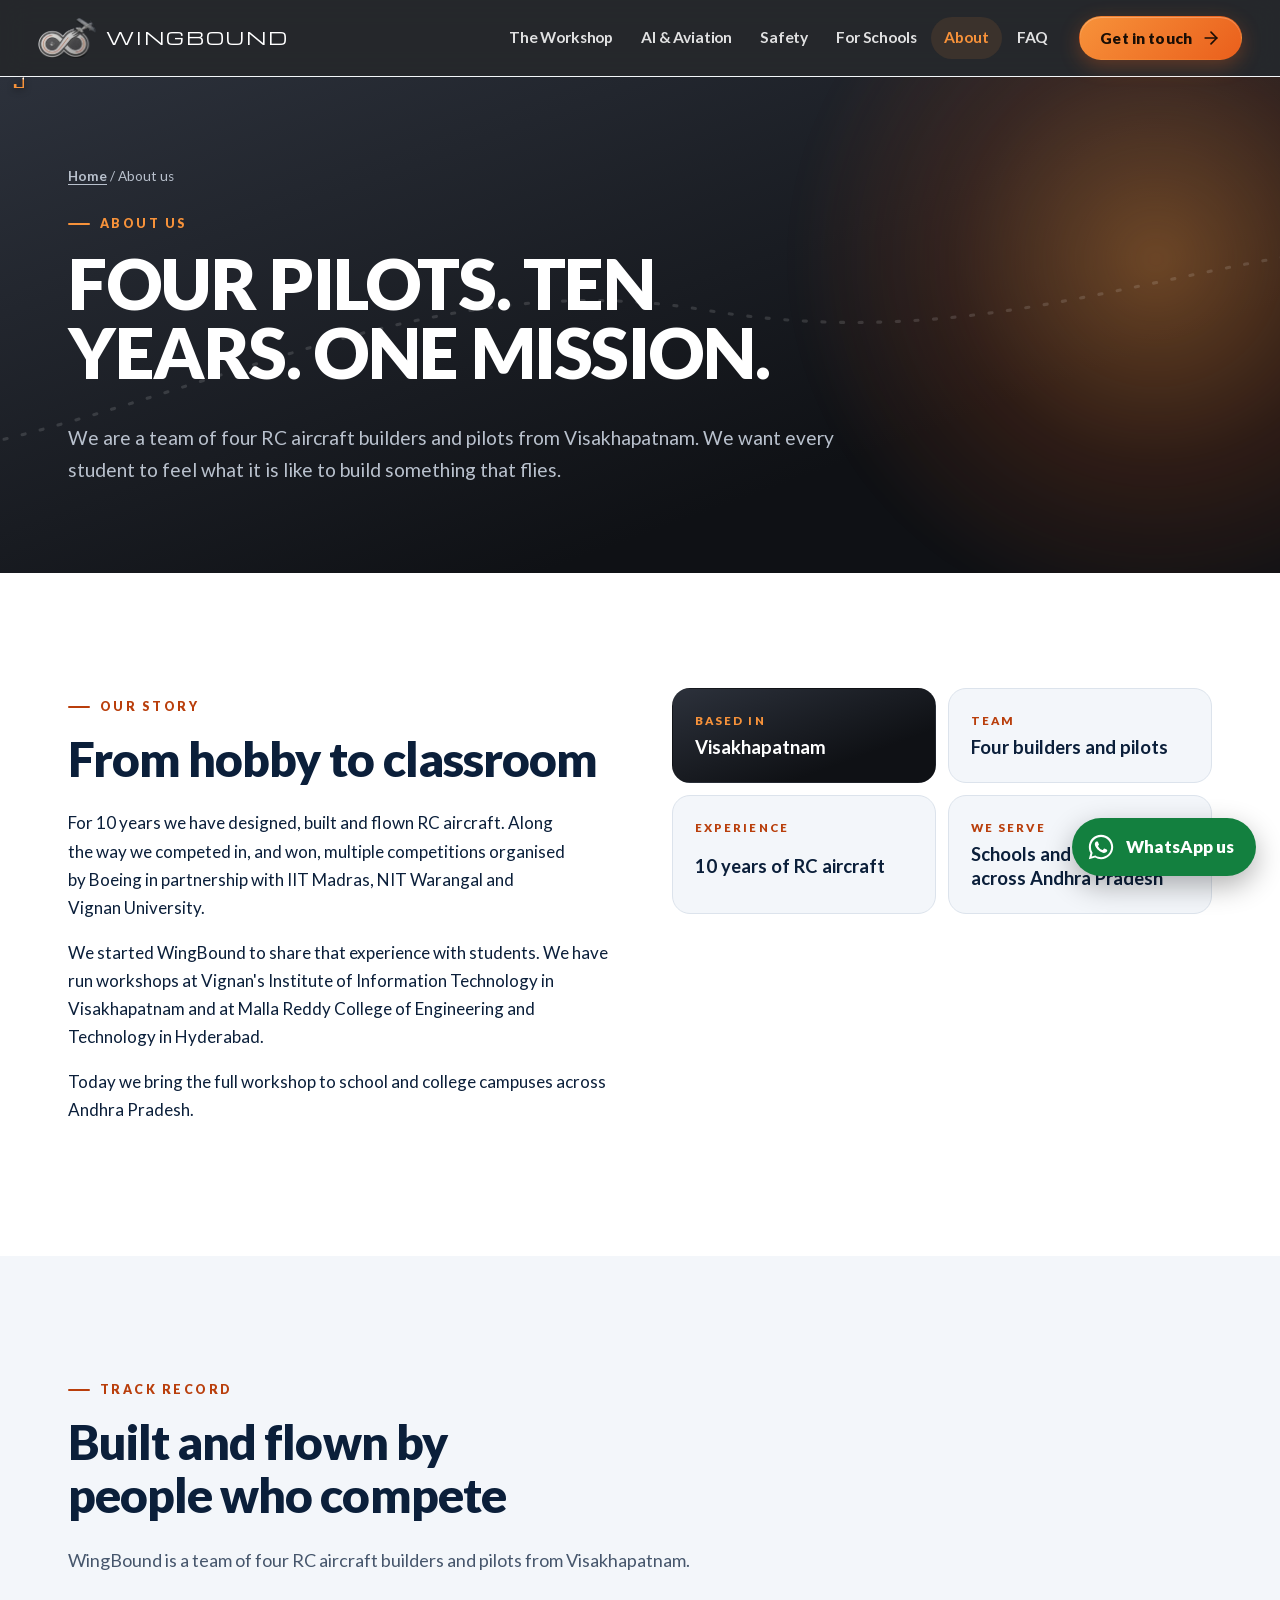
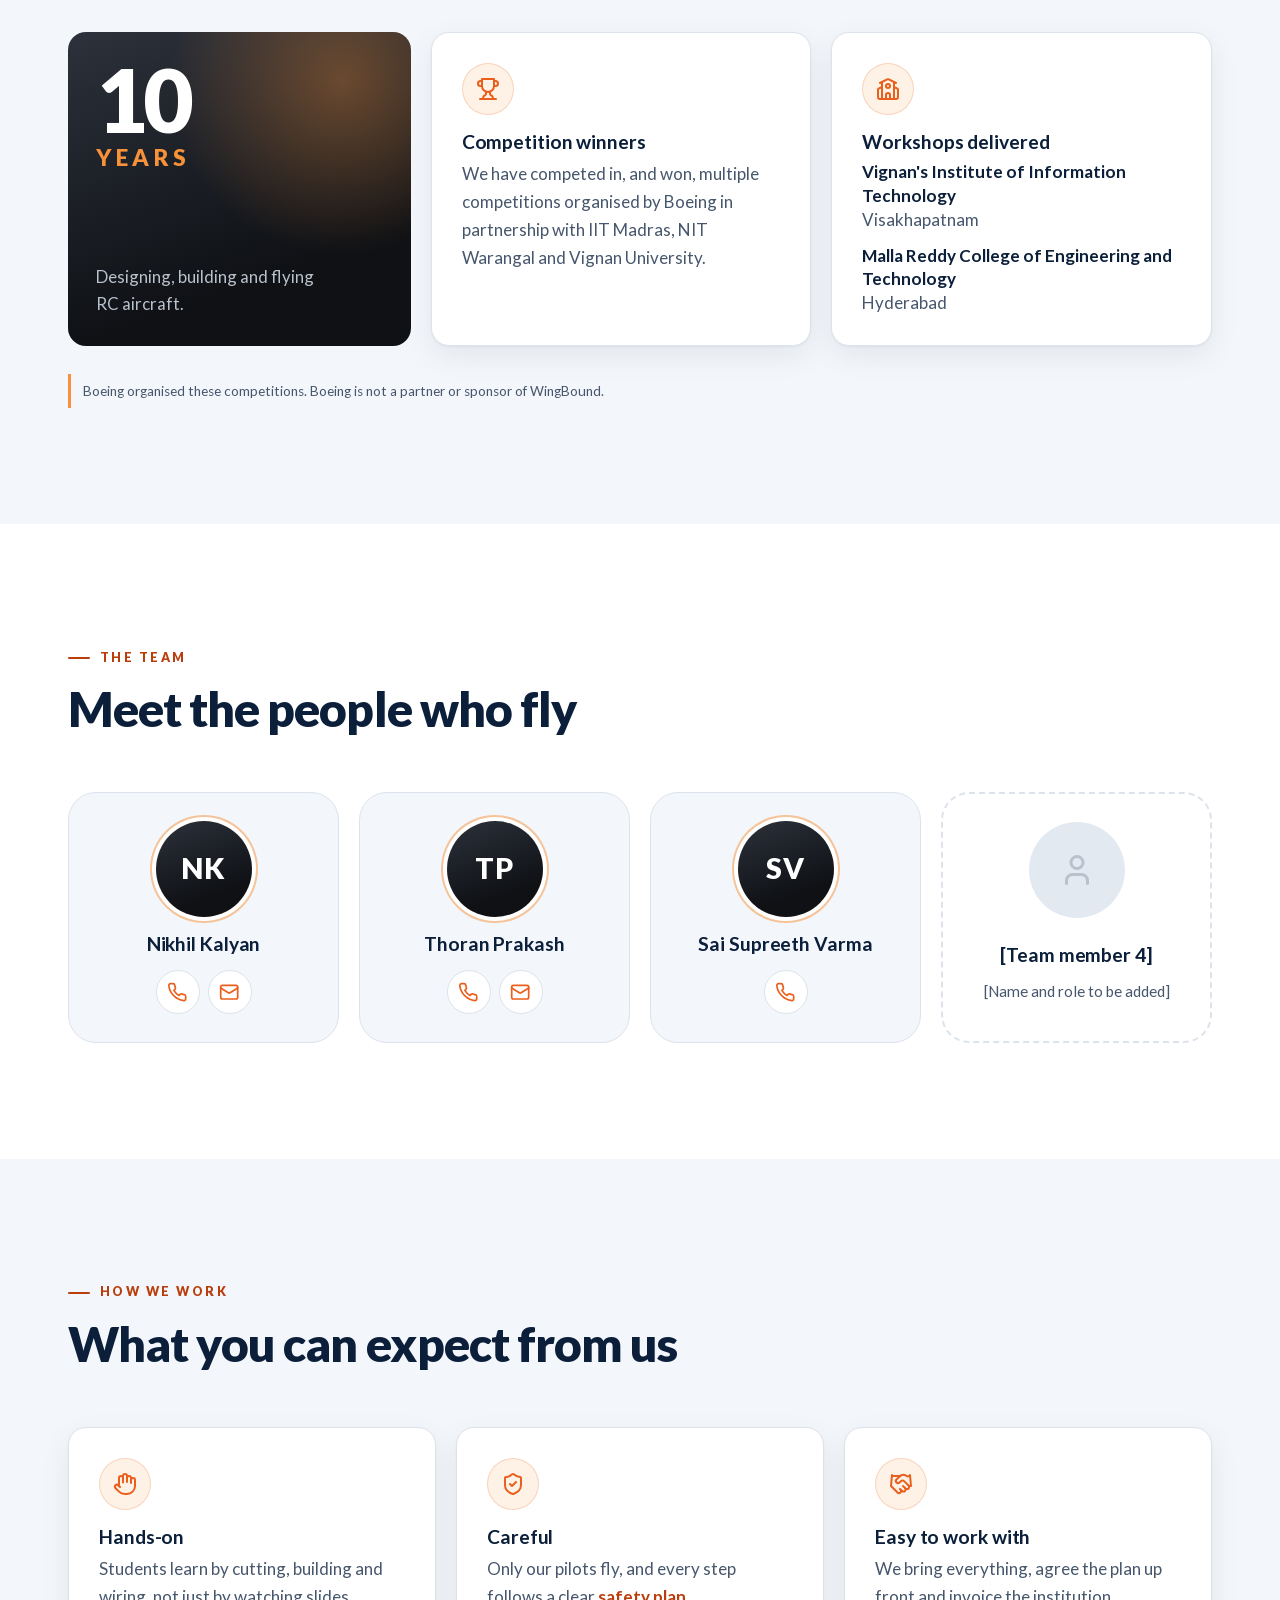
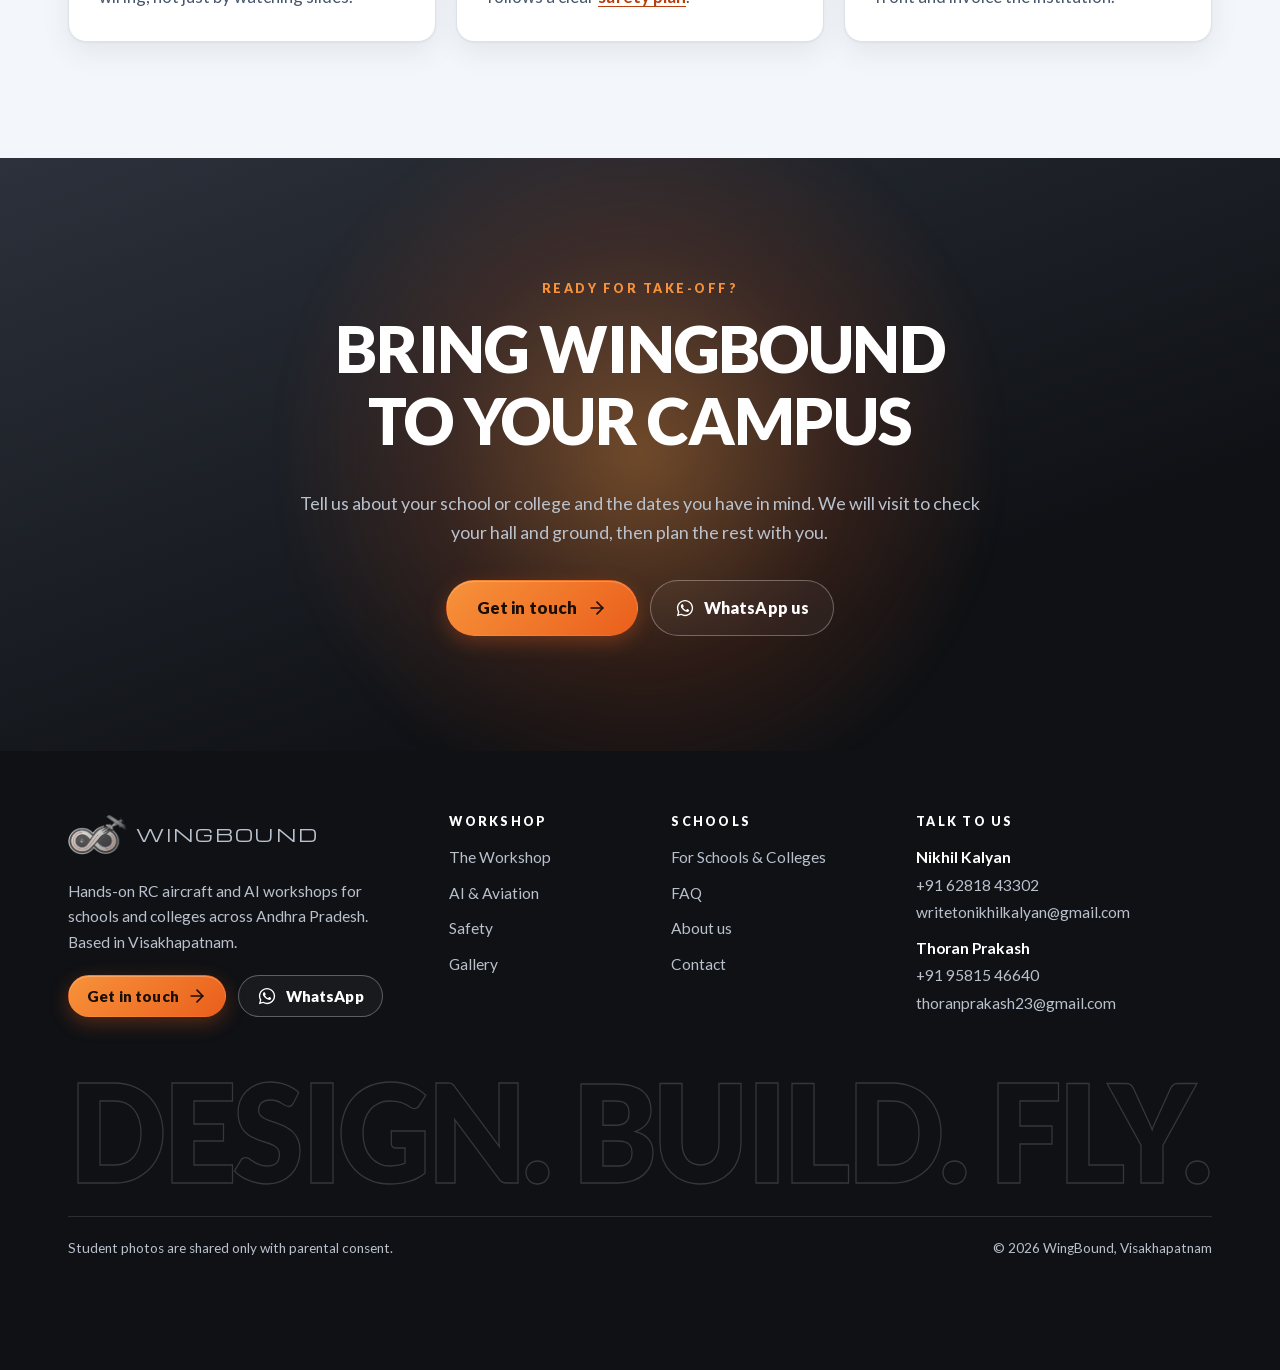
<file: about.html>
<!doctype html>
<html lang="en-IN">
<head>
<meta charset="utf-8">
<meta name="viewport" content="width=device-width, initial-scale=1">
<title>About WingBound | RC Aircraft Pilots from Visakhapatnam</title>
<meta name="description" content="WingBound is a team of four RC aircraft builders and pilots from Visakhapatnam with 10 years of experience and multiple competition wins.">
<link rel="canonical" href="https://thoranprakash.github.io/wingbound-site/about.html">
<meta name="theme-color" content="#0F1115">
<meta property="og:type" content="website">
<meta property="og:site_name" content="WingBound">
<meta property="og:title" content="About WingBound | RC Aircraft Pilots from Visakhapatnam">
<meta property="og:description" content="WingBound is a team of four RC aircraft builders and pilots from Visakhapatnam with 10 years of experience and multiple competition wins.">
<meta property="og:url" content="https://thoranprakash.github.io/wingbound-site/about.html">
<meta property="og:image" content="https://thoranprakash.github.io/wingbound-site/assets/img/og-image.jpg">
<meta property="og:image:width" content="1200">
<meta property="og:image:height" content="630">
<meta property="og:locale" content="en_IN">
<meta name="twitter:card" content="summary_large_image">
<link rel="icon" type="image/png" sizes="64x64" href="assets/img/favicon-64.png">
<link rel="apple-touch-icon" href="assets/img/apple-touch-icon.png">
<link rel="preload" href="assets/fonts/lato-900.woff2" as="font" type="font/woff2" crossorigin>
<link rel="preload" href="assets/fonts/lato-400.woff2" as="font" type="font/woff2" crossorigin>
<link rel="stylesheet" href="assets/css/styles.css?v=a92b5c36">
<script>document.documentElement.classList.add("js")</script>
<script src="assets/js/main.js?v=bbc280e7" defer></script>
<script type="application/ld+json">{"@context": "https://schema.org", "@type": "BreadcrumbList", "itemListElement": [{"@type": "ListItem", "position": 1, "name": "Home", "item": "https://thoranprakash.github.io/wingbound-site/"}, {"@type": "ListItem", "position": 2, "name": "About us", "item": "https://thoranprakash.github.io/wingbound-site/about.html"}]}</script>
</head>
<body>
<a class="skip-link" href="#main">Skip to content</a>
<svg width="0" height="0" style="position:absolute" aria-hidden="true" focusable="false">
  <symbol id="rc-plane" viewBox="-32 -32 64 64" fill="currentColor">
    <path d="M-26 -2.6 L17 -3.2 Q27 -3.2 29.5 0 Q27 3.2 17 3.2 L-26 2.6 Z"/>
    <rect x="-4" y="-28" width="12" height="56" rx="2.5"/>
    <rect x="-27" y="-11" width="7" height="22" rx="1.5"/>
    <rect x="-4" y="-28" width="12" height="5" rx="2" fill="#fff" opacity=".9"/>
    <rect x="-4" y="23" width="12" height="5" rx="2" fill="#fff" opacity=".9"/>
    <rect x="29.5" y="-9" width="1.8" height="18" rx=".9" opacity=".75"/>
  </symbol>
</svg>
<header class="site-header">
  <div class="header-inner">
    <a class="brand" href="index.html" aria-label="WingBound home">
      <picture><source srcset="assets/img/logo-240.webp" type="image/webp"><img src="assets/img/logo-240.png" alt="" width="240" height="165"></picture>
      <span class="brand-word">WINGBOUND</span>
    </a>
    <nav id="site-nav" class="site-nav" aria-label="Main">
      <ul class="nav-links">
        <li><a href="workshop.html">The Workshop</a></li><li><a href="ai-aviation.html">AI &amp; Aviation</a></li><li><a href="safety.html">Safety</a></li><li><a href="schools.html">For Schools</a></li><li><a href="about.html" aria-current="page">About</a></li><li><a href="faq.html">FAQ</a></li>
      </ul>
      <a class="btn btn--primary nav-cta" href="contact.html">Get in touch <svg class="icon" viewBox="0 0 24 24" fill="none" stroke="currentColor" stroke-width="2" stroke-linecap="round" stroke-linejoin="round" aria-hidden="true" focusable="false"><path d="M5 12h14" /><path d="m12 5 7 7-7 7" /></svg></a>
      <div class="nav-quick">
        <a href="tel:+916281843302"><svg class="icon" viewBox="0 0 24 24" fill="none" stroke="currentColor" stroke-width="2" stroke-linecap="round" stroke-linejoin="round" aria-hidden="true" focusable="false"><path d="M22 16.92v3a2 2 0 0 1-2.18 2 19.79 19.79 0 0 1-8.63-3.07 19.5 19.5 0 0 1-6-6 19.79 19.79 0 0 1-3.07-8.67A2 2 0 0 1 4.11 2h3a2 2 0 0 1 2 1.72 12.84 12.84 0 0 0 .7 2.81 2 2 0 0 1-.45 2.11L8.09 9.91a16 16 0 0 0 6 6l1.27-1.27a2 2 0 0 1 2.11-.45 12.84 12.84 0 0 0 2.81.7A2 2 0 0 1 22 16.92z" /></svg> Call +91 62818 43302</a>
        <a href="https://wa.me/916281843302?text=Hi%20WingBound%2C%20I%27d%20like%20to%20know%20more%20about%20your%20workshops." target="_blank" rel="noopener"><svg class="icon" viewBox="0 0 32 32" aria-hidden="true" focusable="false"><path fill="currentColor" d="M16.04 3C8.86 3 3.03 8.82 3.03 16c0 2.3.6 4.53 1.74 6.5L3 29l6.68-1.75A13 13 0 0 0 16.04 29C23.2 29 29 23.18 29 16S23.2 3 16.04 3Zm0 23.8c-2 0-3.94-.53-5.64-1.55l-.4-.24-3.97 1.04 1.06-3.86-.26-.4A10.77 10.77 0 0 1 5.24 16c0-5.95 4.85-10.8 10.8-10.8 5.94 0 10.77 4.85 10.77 10.8 0 5.96-4.83 10.8-10.77 10.8Zm5.92-8.08c-.33-.16-1.93-.95-2.23-1.06-.3-.11-.52-.16-.73.17-.22.32-.84 1.05-1.03 1.27-.19.22-.38.24-.7.08-.33-.16-1.38-.51-2.62-1.62-.97-.86-1.62-1.93-1.81-2.25-.19-.33-.02-.5.14-.66.15-.15.33-.38.49-.57.16-.19.22-.33.33-.54.11-.22.05-.41-.03-.57-.08-.16-.73-1.76-1-2.41-.26-.63-.53-.55-.73-.56h-.62c-.22 0-.57.08-.87.41-.3.32-1.14 1.11-1.14 2.71s1.17 3.15 1.33 3.36c.16.22 2.3 3.5 5.56 4.91.78.34 1.39.54 1.86.69.78.25 1.49.21 2.05.13.63-.09 1.93-.79 2.2-1.55.27-.76.27-1.42.19-1.55-.08-.14-.3-.22-.62-.38Z"/></svg> WhatsApp us</a>
      </div>
    </nav>
    <button class="nav-toggle" type="button" aria-expanded="false" aria-controls="site-nav" aria-label="Open menu">
      <span class="burger" aria-hidden="true"><span></span><span></span><span></span></span>
    </button>
  </div>
  <div class="flight-progress" aria-hidden="true"><span class="fp-trail"></span><svg class="fp-plane" viewBox="-32 -32 64 64"><use href="#rc-plane"/></svg></div>
</header>
<main id="main">
<section class="page-hero">
  <div class="glow" aria-hidden="true"></div>
  <svg class="sky sky--page " viewBox="0 0 1200 320" preserveAspectRatio="xMidYMid slice" aria-hidden="true" focusable="false"><path id="fp-page" d="M-60 250 C 220 290, 400 110, 640 150 S 1000 70, 1280 110" fill="none" stroke="none"/><path d="M-60 250 C 220 290, 400 110, 640 150 S 1000 70, 1280 110" class="sky-path" stroke-dasharray="2 10"/><path d="M-60 250 C 220 290, 400 110, 640 150 S 1000 70, 1280 110" class="sky-trail" pathLength="1" stroke-dasharray="1 1"><animate attributeName="stroke-dashoffset" values="1;0;0" keyTimes="0;0.7;1" dur="17s" repeatCount="indefinite"/><animate attributeName="opacity" values="1;1;0" keyTimes="0;0.7;0.95" dur="17s" repeatCount="indefinite"/></path><g class="sky-plane"><use href="#rc-plane" x="-22.0" y="-22.0" width="44" height="44"/><animateMotion dur="17s" repeatCount="indefinite" rotate="auto" calcMode="linear" keyPoints="0;1;1" keyTimes="0;0.7;1"><mpath href="#fp-page"/></animateMotion></g></svg>
  <div class="container">
    <p class="breadcrumb"><a href="index.html">Home</a> <span aria-hidden="true">/</span> About us</p>
    <span class="label">About us</span>
    <h1>Four pilots. Ten years. One mission.</h1>
    <p class="page-hero-sub">We are a team of four RC aircraft builders and pilots from Visakhapatnam. We want every student to feel what it is like to build something that flies.</p>
    
  </div>
</section>


<section class="section section--white" aria-labelledby="story-title">
  <div class="container split split--top">
    <div class="prose" data-reveal>
      <span class="label">Our story</span>
      <h2 id="story-title">From hobby to classroom</h2>
      <p>For 10 years we have designed, built and flown RC aircraft. Along the way we competed in, and won, multiple competitions organised by Boeing in partnership with IIT Madras, NIT Warangal and Vignan University.</p>
      <p>We started WingBound to share that experience with students. We have run workshops at Vignan's Institute of Information Technology in Visakhapatnam and at Malla Reddy College of Engineering and Technology in Hyderabad.</p>
      <p>Today we bring the full workshop to school and college campuses across Andhra Pradesh.</p>
    </div>
    <ul class="facts" data-reveal>
      <li><span class="facts-k">Based in</span><strong>Visakhapatnam</strong></li>
      <li><span class="facts-k">Team</span><strong>Four builders and pilots</strong></li>
      <li><span class="facts-k">Experience</span><strong>10 years of RC aircraft</strong></li>
      <li><span class="facts-k">We serve</span><strong>Schools and colleges across Andhra Pradesh</strong></li>
    </ul>
  </div>
</section>

<section class="section" aria-labelledby="about-record-title">
  <div class="container">
    <div class="section-head" data-reveal><span class="label">Track record</span><h2 id="about-record-title">Built and flown by people who compete</h2><p>WingBound is a team of four RC aircraft builders and pilots from Visakhapatnam.</p></div>
    <div class="proof-grid">
      <article class="proof-hero" data-reveal>
        <span class="proof-big">10<small>years</small></span>
        <p>Designing, building and flying RC aircraft.</p>
      </article>
      <article class="card" data-reveal><span class="badge "><svg class="icon" viewBox="0 0 24 24" fill="none" stroke="currentColor" stroke-width="2" stroke-linecap="round" stroke-linejoin="round" aria-hidden="true" focusable="false"><path d="M6 9H4.5a2.5 2.5 0 0 1 0-5H6" /><path d="M18 9h1.5a2.5 2.5 0 0 0 0-5H18" /><path d="M4 22h16" /><path d="M10 14.66V17c0 .55-.47.98-.97 1.21C7.85 18.75 7 20.24 7 22" /><path d="M14 14.66V17c0 .55.47.98.97 1.21C16.15 18.75 17 20.24 17 22" /><path d="M18 2H6v7a6 6 0 0 0 12 0V2Z" /></svg></span><h3>Competition winners</h3><p>We have competed in, and won, multiple competitions organised by Boeing in partnership with IIT Madras, NIT Warangal and Vignan University.</p></article>
      <article class="card" data-reveal><span class="badge "><svg class="icon" viewBox="0 0 24 24" fill="none" stroke="currentColor" stroke-width="2" stroke-linecap="round" stroke-linejoin="round" aria-hidden="true" focusable="false"><path d="M14 22v-4a2 2 0 1 0-4 0v4" /><path d="m18 10 3.447 1.724a1 1 0 0 1 .553.894V20a2 2 0 0 1-2 2H4a2 2 0 0 1-2-2v-7.382a1 1 0 0 1 .553-.894L6 10" /><path d="M18 5v17" /><path d="m4 6 7.106-3.553a2 2 0 0 1 1.788 0L20 6" /><path d="M6 5v17" /><circle cx="12" cy="9" r="2" /></svg></span><h3>Workshops delivered</h3>
        <ul class="plain-list"><li><strong>Vignan's Institute of Information Technology</strong>Visakhapatnam</li><li><strong>Malla Reddy College of Engineering and Technology</strong>Hyderabad</li></ul>
      </article>
    </div>
    
    
    
    <p class="note">Boeing organised these competitions. Boeing is not a partner or sponsor of WingBound.</p>
  </div>
</section>


<section class="section section--white" aria-labelledby="team-title">
  <div class="container">
    <div class="section-head" data-reveal><span class="label">The team</span><h2 id="team-title">Meet the people who fly</h2></div>
    <div class="team">
      <article class="person" data-reveal>
        <div class="avatar" aria-hidden="true">NK</div>
        <h3>Nikhil Kalyan</h3>
        <div class="person-links"><a href="tel:+916281843302" aria-label="Call Nikhil"><svg class="icon" viewBox="0 0 24 24" fill="none" stroke="currentColor" stroke-width="2" stroke-linecap="round" stroke-linejoin="round" aria-hidden="true" focusable="false"><path d="M22 16.92v3a2 2 0 0 1-2.18 2 19.79 19.79 0 0 1-8.63-3.07 19.5 19.5 0 0 1-6-6 19.79 19.79 0 0 1-3.07-8.67A2 2 0 0 1 4.11 2h3a2 2 0 0 1 2 1.72 12.84 12.84 0 0 0 .7 2.81 2 2 0 0 1-.45 2.11L8.09 9.91a16 16 0 0 0 6 6l1.27-1.27a2 2 0 0 1 2.11-.45 12.84 12.84 0 0 0 2.81.7A2 2 0 0 1 22 16.92z" /></svg></a><a href="mailto:writetonikhilkalyan@gmail.com" aria-label="Email Nikhil"><svg class="icon" viewBox="0 0 24 24" fill="none" stroke="currentColor" stroke-width="2" stroke-linecap="round" stroke-linejoin="round" aria-hidden="true" focusable="false"><rect width="20" height="16" x="2" y="4" rx="2" /><path d="m22 7-8.97 5.7a1.94 1.94 0 0 1-2.06 0L2 7" /></svg></a></div>
      </article>
      <article class="person" data-reveal>
        <div class="avatar" aria-hidden="true">TP</div>
        <h3>Thoran Prakash</h3>
        <div class="person-links"><a href="tel:+919581546640" aria-label="Call Thoran"><svg class="icon" viewBox="0 0 24 24" fill="none" stroke="currentColor" stroke-width="2" stroke-linecap="round" stroke-linejoin="round" aria-hidden="true" focusable="false"><path d="M22 16.92v3a2 2 0 0 1-2.18 2 19.79 19.79 0 0 1-8.63-3.07 19.5 19.5 0 0 1-6-6 19.79 19.79 0 0 1-3.07-8.67A2 2 0 0 1 4.11 2h3a2 2 0 0 1 2 1.72 12.84 12.84 0 0 0 .7 2.81 2 2 0 0 1-.45 2.11L8.09 9.91a16 16 0 0 0 6 6l1.27-1.27a2 2 0 0 1 2.11-.45 12.84 12.84 0 0 0 2.81.7A2 2 0 0 1 22 16.92z" /></svg></a><a href="mailto:thoranprakash23@gmail.com" aria-label="Email Thoran"><svg class="icon" viewBox="0 0 24 24" fill="none" stroke="currentColor" stroke-width="2" stroke-linecap="round" stroke-linejoin="round" aria-hidden="true" focusable="false"><rect width="20" height="16" x="2" y="4" rx="2" /><path d="m22 7-8.97 5.7a1.94 1.94 0 0 1-2.06 0L2 7" /></svg></a></div>
      </article>
      <article class="person" data-reveal>
        <div class="avatar" aria-hidden="true">SV</div>
        <h3>Sai Supreeth Varma</h3>
        <div class="person-links"><a href="tel:+916300032574" aria-label="Call Sai"><svg class="icon" viewBox="0 0 24 24" fill="none" stroke="currentColor" stroke-width="2" stroke-linecap="round" stroke-linejoin="round" aria-hidden="true" focusable="false"><path d="M22 16.92v3a2 2 0 0 1-2.18 2 19.79 19.79 0 0 1-8.63-3.07 19.5 19.5 0 0 1-6-6 19.79 19.79 0 0 1-3.07-8.67A2 2 0 0 1 4.11 2h3a2 2 0 0 1 2 1.72 12.84 12.84 0 0 0 .7 2.81 2 2 0 0 1-.45 2.11L8.09 9.91a16 16 0 0 0 6 6l1.27-1.27a2 2 0 0 1 2.11-.45 12.84 12.84 0 0 0 2.81.7A2 2 0 0 1 22 16.92z" /></svg></a></div>
      </article>
      <article class="person person--todo" data-reveal>
        <div class="avatar" aria-hidden="true"><svg class="icon" viewBox="0 0 24 24" fill="none" stroke="currentColor" stroke-width="2" stroke-linecap="round" stroke-linejoin="round" aria-hidden="true" focusable="false"><path d="M19 21v-2a4 4 0 0 0-4-4H9a4 4 0 0 0-4 4v2" /><circle cx="12" cy="7" r="4" /></svg></div>
        <h3>[Team member 4]</h3>
        <p class="role">[Name and role to be added]</p>
      </article>
    </div>
  </div>
</section>

<section class="section" aria-labelledby="values-title">
  <div class="container">
    <div class="section-head" data-reveal><span class="label">How we work</span><h2 id="values-title">What you can expect from us</h2></div>
    <div class="grid grid-3">
      <article class="card" data-reveal><span class="badge "><svg class="icon" viewBox="0 0 24 24" fill="none" stroke="currentColor" stroke-width="2" stroke-linecap="round" stroke-linejoin="round" aria-hidden="true" focusable="false"><path d="M18 11V6a2 2 0 0 0-2-2a2 2 0 0 0-2 2" /><path d="M14 10V4a2 2 0 0 0-2-2a2 2 0 0 0-2 2v2" /><path d="M10 10.5V6a2 2 0 0 0-2-2a2 2 0 0 0-2 2v8" /><path d="M18 8a2 2 0 1 1 4 0v6a8 8 0 0 1-8 8h-2c-2.8 0-4.5-.86-5.99-2.34l-3.6-3.6a2 2 0 0 1 2.83-2.82L7 15" /></svg></span><h3>Hands-on</h3><p>Students learn by cutting, building and wiring, not just by watching slides.</p></article>
      <article class="card" data-reveal><span class="badge "><svg class="icon" viewBox="0 0 24 24" fill="none" stroke="currentColor" stroke-width="2" stroke-linecap="round" stroke-linejoin="round" aria-hidden="true" focusable="false"><path d="M20 13c0 5-3.5 7.5-7.66 8.95a1 1 0 0 1-.67-.01C7.5 20.5 4 18 4 13V6a1 1 0 0 1 1-1c2 0 4.5-1.2 6.24-2.72a1.17 1.17 0 0 1 1.52 0C14.51 3.81 17 5 19 5a1 1 0 0 1 1 1z" /><path d="m9 12 2 2 4-4" /></svg></span><h3>Careful</h3><p>Only our pilots fly, and every step follows a clear <a href="safety.html">safety plan</a>.</p></article>
      <article class="card" data-reveal><span class="badge "><svg class="icon" viewBox="0 0 24 24" fill="none" stroke="currentColor" stroke-width="2" stroke-linecap="round" stroke-linejoin="round" aria-hidden="true" focusable="false"><path d="m11 17 2 2a1 1 0 1 0 3-3" /><path d="m14 14 2.5 2.5a1 1 0 1 0 3-3l-3.88-3.88a3 3 0 0 0-4.24 0l-.88.88a1 1 0 1 1-3-3l2.81-2.81a5.79 5.79 0 0 1 7.06-.87l.47.28a2 2 0 0 0 1.42.25L21 4" /><path d="m21 3 1 11h-2" /><path d="M3 3 2 14l6.5 6.5a1 1 0 1 0 3-3" /><path d="M3 4h8" /></svg></span><h3>Easy to work with</h3><p>We bring everything, agree the plan up front and invoice the institution.</p></article>
    </div>
  </div>
</section>

<section class="section section--dark cta-band" aria-labelledby="cta-title">
  <div class="glow" aria-hidden="true"></div>
  <div class="container" data-reveal>
    <span class="label">Ready for take-off?</span>
    <h2 id="cta-title">Bring WingBound to your campus</h2>
    <p>Tell us about your school or college and the dates you have in mind. We will visit to check your hall and ground, then plan the rest with you.</p>
    <div class="btn-row">
      <a class="btn btn--primary btn--lg" href="contact.html">Get in touch <svg class="icon" viewBox="0 0 24 24" fill="none" stroke="currentColor" stroke-width="2" stroke-linecap="round" stroke-linejoin="round" aria-hidden="true" focusable="false"><path d="M5 12h14" /><path d="m12 5 7 7-7 7" /></svg></a>
      <a class="btn btn--ghost" href="https://wa.me/916281843302?text=Hi%20WingBound%2C%20I%27d%20like%20to%20know%20more%20about%20your%20workshops." target="_blank" rel="noopener"><svg class="icon" viewBox="0 0 32 32" aria-hidden="true" focusable="false"><path fill="currentColor" d="M16.04 3C8.86 3 3.03 8.82 3.03 16c0 2.3.6 4.53 1.74 6.5L3 29l6.68-1.75A13 13 0 0 0 16.04 29C23.2 29 29 23.18 29 16S23.2 3 16.04 3Zm0 23.8c-2 0-3.94-.53-5.64-1.55l-.4-.24-3.97 1.04 1.06-3.86-.26-.4A10.77 10.77 0 0 1 5.24 16c0-5.95 4.85-10.8 10.8-10.8 5.94 0 10.77 4.85 10.77 10.8 0 5.96-4.83 10.8-10.77 10.8Zm5.92-8.08c-.33-.16-1.93-.95-2.23-1.06-.3-.11-.52-.16-.73.17-.22.32-.84 1.05-1.03 1.27-.19.22-.38.24-.7.08-.33-.16-1.38-.51-2.62-1.62-.97-.86-1.62-1.93-1.81-2.25-.19-.33-.02-.5.14-.66.15-.15.33-.38.49-.57.16-.19.22-.33.33-.54.11-.22.05-.41-.03-.57-.08-.16-.73-1.76-1-2.41-.26-.63-.53-.55-.73-.56h-.62c-.22 0-.57.08-.87.41-.3.32-1.14 1.11-1.14 2.71s1.17 3.15 1.33 3.36c.16.22 2.3 3.5 5.56 4.91.78.34 1.39.54 1.86.69.78.25 1.49.21 2.05.13.63-.09 1.93-.79 2.2-1.55.27-.76.27-1.42.19-1.55-.08-.14-.3-.22-.62-.38Z"/></svg> WhatsApp us</a>
    </div>
  </div>
</section>

</main>
<footer class="site-footer">
  <div class="container">
    <div class="footer-top">
      <div class="footer-brand">
        <a class="brand" href="index.html" aria-label="WingBound home">
          <picture><source srcset="assets/img/logo-240.webp" type="image/webp"><img src="assets/img/logo-240.png" alt="" width="240" height="165" loading="lazy"></picture>
          <span class="brand-word">WINGBOUND</span>
        </a>
        <p>Hands-on RC aircraft and AI workshops for schools and colleges across Andhra Pradesh. Based in Visakhapatnam.</p>
        <div class="btn-row">
          <a class="btn btn--primary btn--sm" href="contact.html">Get in touch <svg class="icon" viewBox="0 0 24 24" fill="none" stroke="currentColor" stroke-width="2" stroke-linecap="round" stroke-linejoin="round" aria-hidden="true" focusable="false"><path d="M5 12h14" /><path d="m12 5 7 7-7 7" /></svg></a>
          <a class="btn btn--ghost btn--sm" href="https://wa.me/916281843302?text=Hi%20WingBound%2C%20I%27d%20like%20to%20know%20more%20about%20your%20workshops." target="_blank" rel="noopener"><svg class="icon" viewBox="0 0 32 32" aria-hidden="true" focusable="false"><path fill="currentColor" d="M16.04 3C8.86 3 3.03 8.82 3.03 16c0 2.3.6 4.53 1.74 6.5L3 29l6.68-1.75A13 13 0 0 0 16.04 29C23.2 29 29 23.18 29 16S23.2 3 16.04 3Zm0 23.8c-2 0-3.94-.53-5.64-1.55l-.4-.24-3.97 1.04 1.06-3.86-.26-.4A10.77 10.77 0 0 1 5.24 16c0-5.95 4.85-10.8 10.8-10.8 5.94 0 10.77 4.85 10.77 10.8 0 5.96-4.83 10.8-10.77 10.8Zm5.92-8.08c-.33-.16-1.93-.95-2.23-1.06-.3-.11-.52-.16-.73.17-.22.32-.84 1.05-1.03 1.27-.19.22-.38.24-.7.08-.33-.16-1.38-.51-2.62-1.62-.97-.86-1.62-1.93-1.81-2.25-.19-.33-.02-.5.14-.66.15-.15.33-.38.49-.57.16-.19.22-.33.33-.54.11-.22.05-.41-.03-.57-.08-.16-.73-1.76-1-2.41-.26-.63-.53-.55-.73-.56h-.62c-.22 0-.57.08-.87.41-.3.32-1.14 1.11-1.14 2.71s1.17 3.15 1.33 3.36c.16.22 2.3 3.5 5.56 4.91.78.34 1.39.54 1.86.69.78.25 1.49.21 2.05.13.63-.09 1.93-.79 2.2-1.55.27-.76.27-1.42.19-1.55-.08-.14-.3-.22-.62-.38Z"/></svg> WhatsApp</a>
        </div>
      </div>
      <nav class="footer-col" aria-label="Footer: workshop">
        <h2>Workshop</h2>
        <ul>
          <li><a href="workshop.html">The Workshop</a></li>
          <li><a href="ai-aviation.html">AI &amp; Aviation</a></li>
          <li><a href="safety.html">Safety</a></li>
          <li><a href="gallery.html">Gallery</a></li>
        </ul>
      </nav>
      <nav class="footer-col" aria-label="Footer: schools">
        <h2>Schools</h2>
        <ul>
          <li><a href="schools.html">For Schools &amp; Colleges</a></li>
          <li><a href="faq.html">FAQ</a></li>
          <li><a href="about.html">About us</a></li>
          <li><a href="contact.html">Contact</a></li>
          
        </ul>
      </nav>
      <div class="footer-col">
        <h2>Talk to us</h2>
        <ul class="footer-contacts">
          <li><strong>Nikhil Kalyan</strong><a href="tel:+916281843302">+91 62818 43302</a><a href="mailto:writetonikhilkalyan@gmail.com">writetonikhilkalyan@gmail.com</a></li>
          <li><strong>Thoran Prakash</strong><a href="tel:+919581546640">+91 95815 46640</a><a href="mailto:thoranprakash23@gmail.com">thoranprakash23@gmail.com</a></li>
        </ul>
      </div>
    </div>
    <svg class="footer-mark" viewBox="0 0 1000 104" aria-hidden="true" focusable="false"><text x="2" y="96" textLength="996" lengthAdjust="spacingAndGlyphs">DESIGN. BUILD. FLY.</text></svg>
    <div class="footer-bottom">
      <p>Student photos are shared only with parental consent.</p>
      <p>&copy; <span data-year>2026</span> WingBound, Visakhapatnam</p>
    </div>
  </div>
</footer>
<aside aria-label="Quick contact">
  <a class="wa-float" href="https://wa.me/916281843302?text=Hi%20WingBound%2C%20I%27d%20like%20to%20know%20more%20about%20your%20workshops." target="_blank" rel="noopener" aria-label="Chat with WingBound on WhatsApp (opens in a new tab)"><svg class="icon" viewBox="0 0 32 32" aria-hidden="true" focusable="false"><path fill="currentColor" d="M16.04 3C8.86 3 3.03 8.82 3.03 16c0 2.3.6 4.53 1.74 6.5L3 29l6.68-1.75A13 13 0 0 0 16.04 29C23.2 29 29 23.18 29 16S23.2 3 16.04 3Zm0 23.8c-2 0-3.94-.53-5.64-1.55l-.4-.24-3.97 1.04 1.06-3.86-.26-.4A10.77 10.77 0 0 1 5.24 16c0-5.95 4.85-10.8 10.8-10.8 5.94 0 10.77 4.85 10.77 10.8 0 5.96-4.83 10.8-10.77 10.8Zm5.92-8.08c-.33-.16-1.93-.95-2.23-1.06-.3-.11-.52-.16-.73.17-.22.32-.84 1.05-1.03 1.27-.19.22-.38.24-.7.08-.33-.16-1.38-.51-2.62-1.62-.97-.86-1.62-1.93-1.81-2.25-.19-.33-.02-.5.14-.66.15-.15.33-.38.49-.57.16-.19.22-.33.33-.54.11-.22.05-.41-.03-.57-.08-.16-.73-1.76-1-2.41-.26-.63-.53-.55-.73-.56h-.62c-.22 0-.57.08-.87.41-.3.32-1.14 1.11-1.14 2.71s1.17 3.15 1.33 3.36c.16.22 2.3 3.5 5.56 4.91.78.34 1.39.54 1.86.69.78.25 1.49.21 2.05.13.63-.09 1.93-.79 2.2-1.55.27-.76.27-1.42.19-1.55-.08-.14-.3-.22-.62-.38Z"/></svg><span>WhatsApp us</span></a>
</aside>
</body>
</html>
</file>
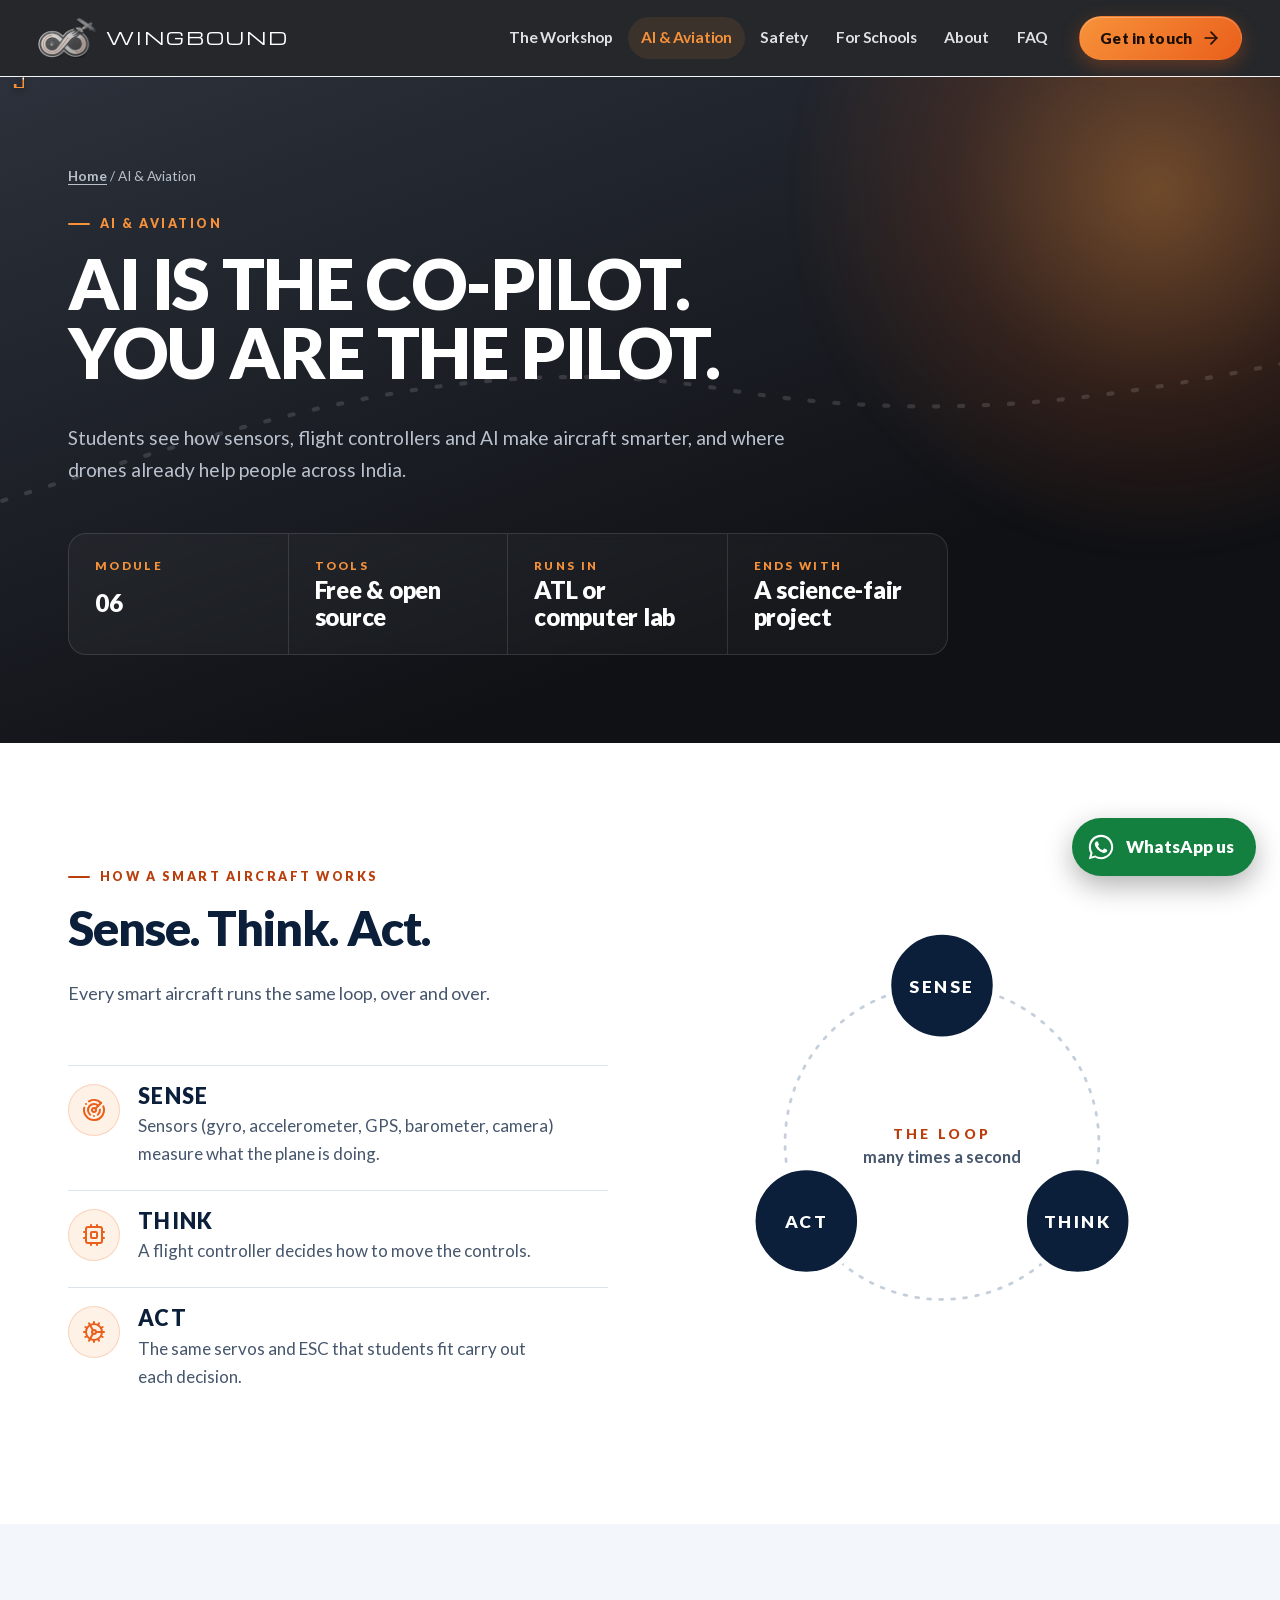
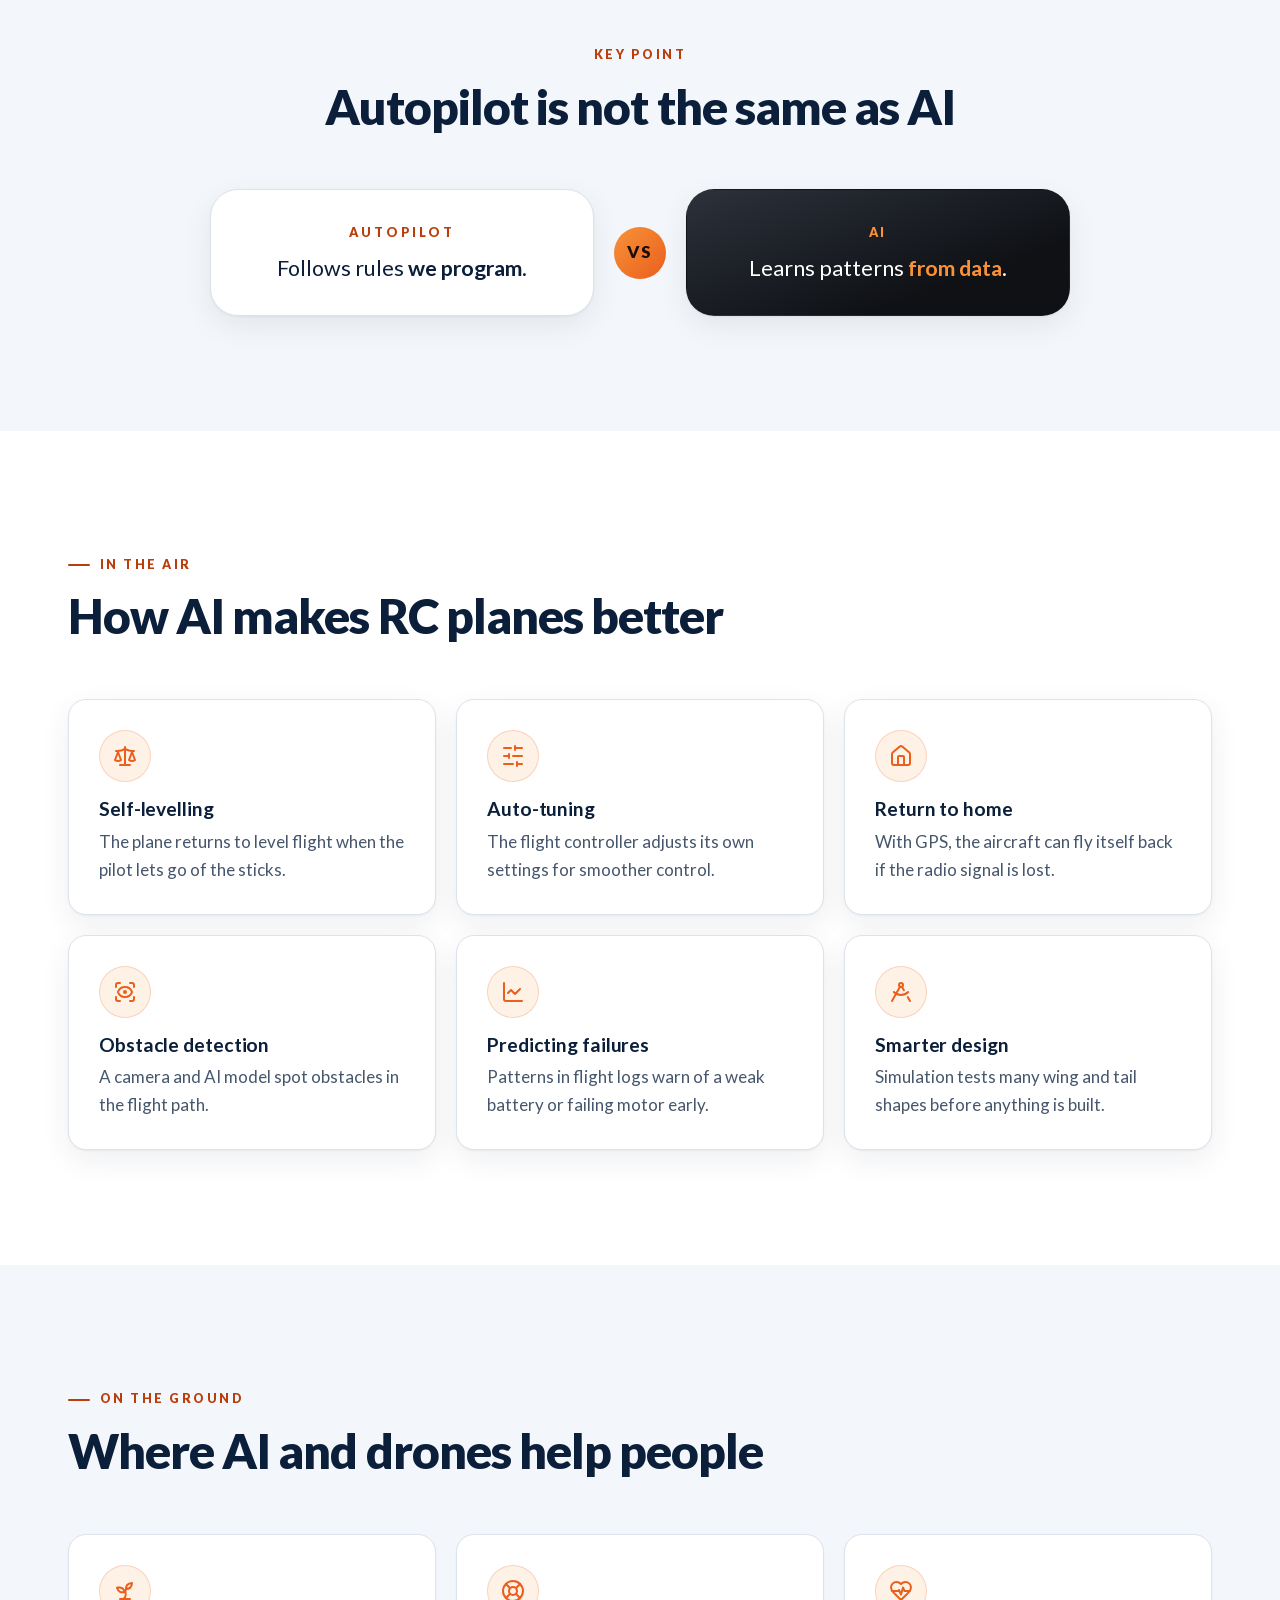
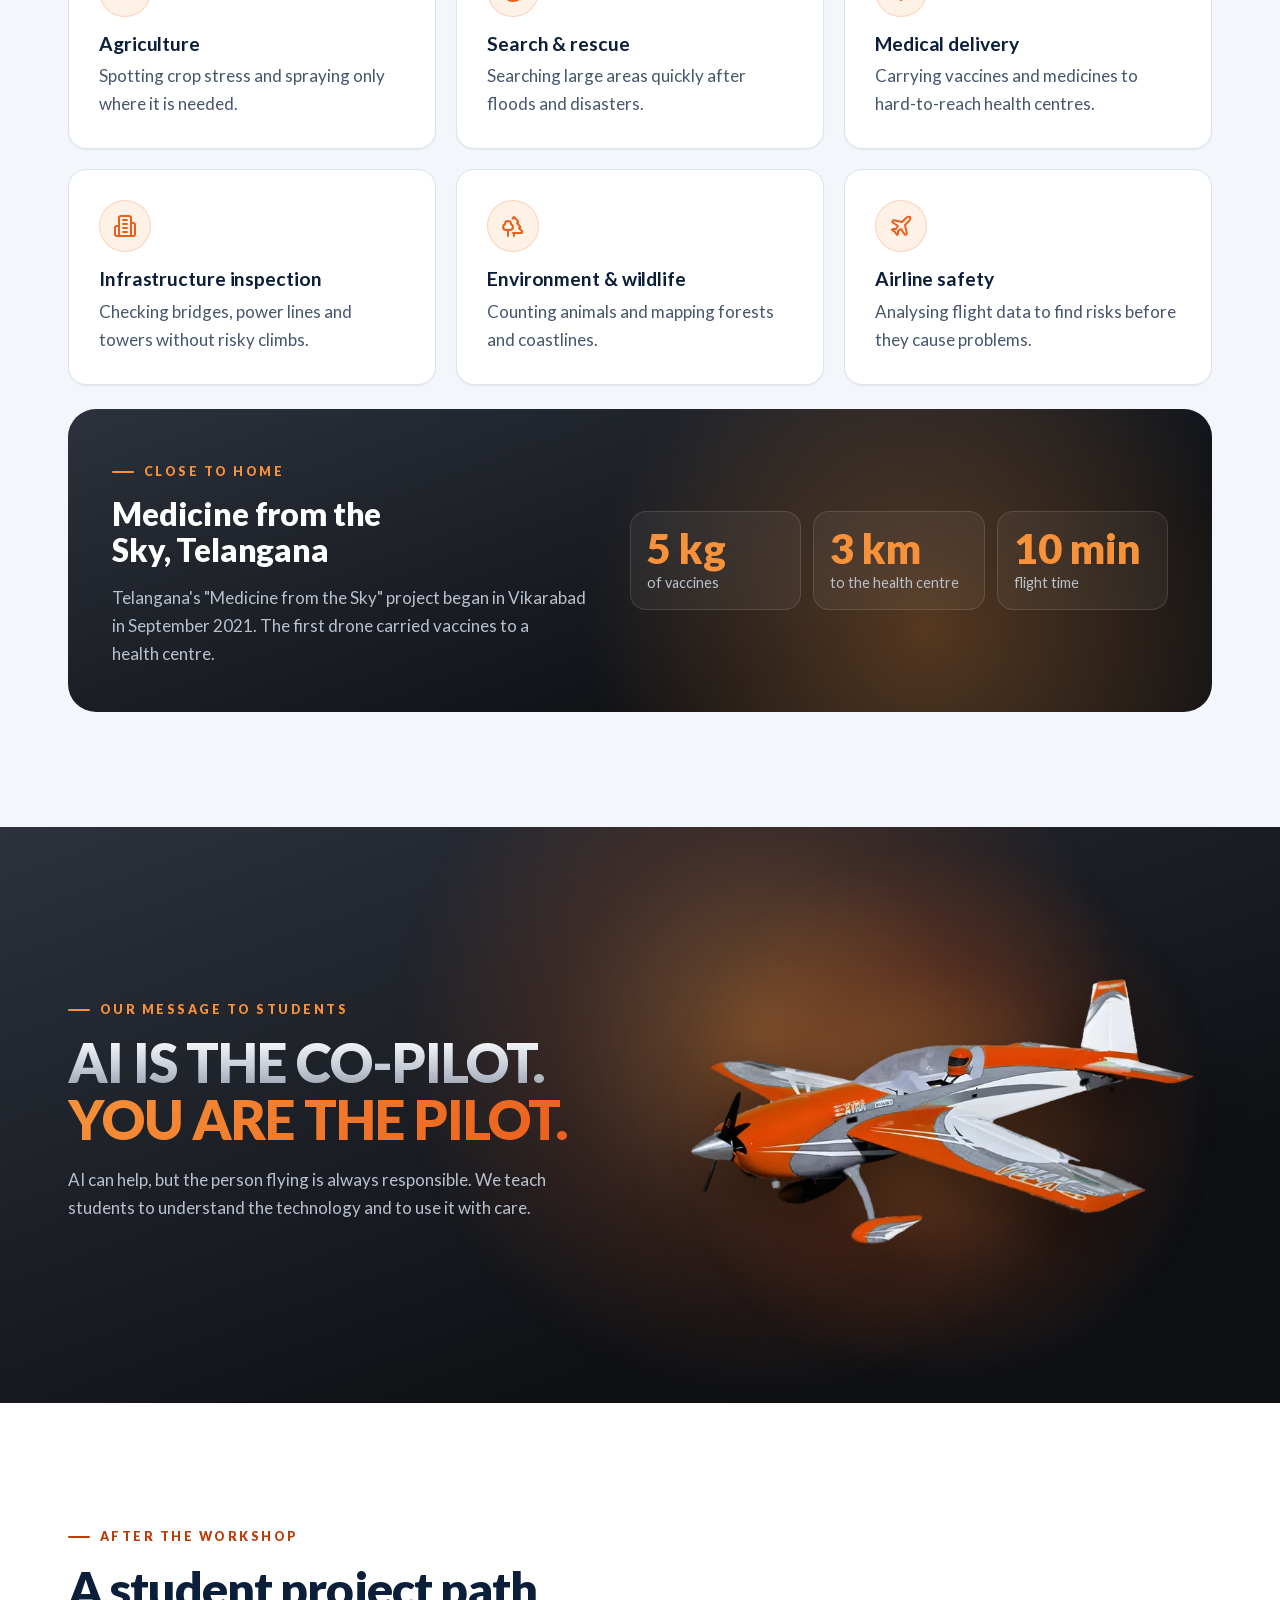
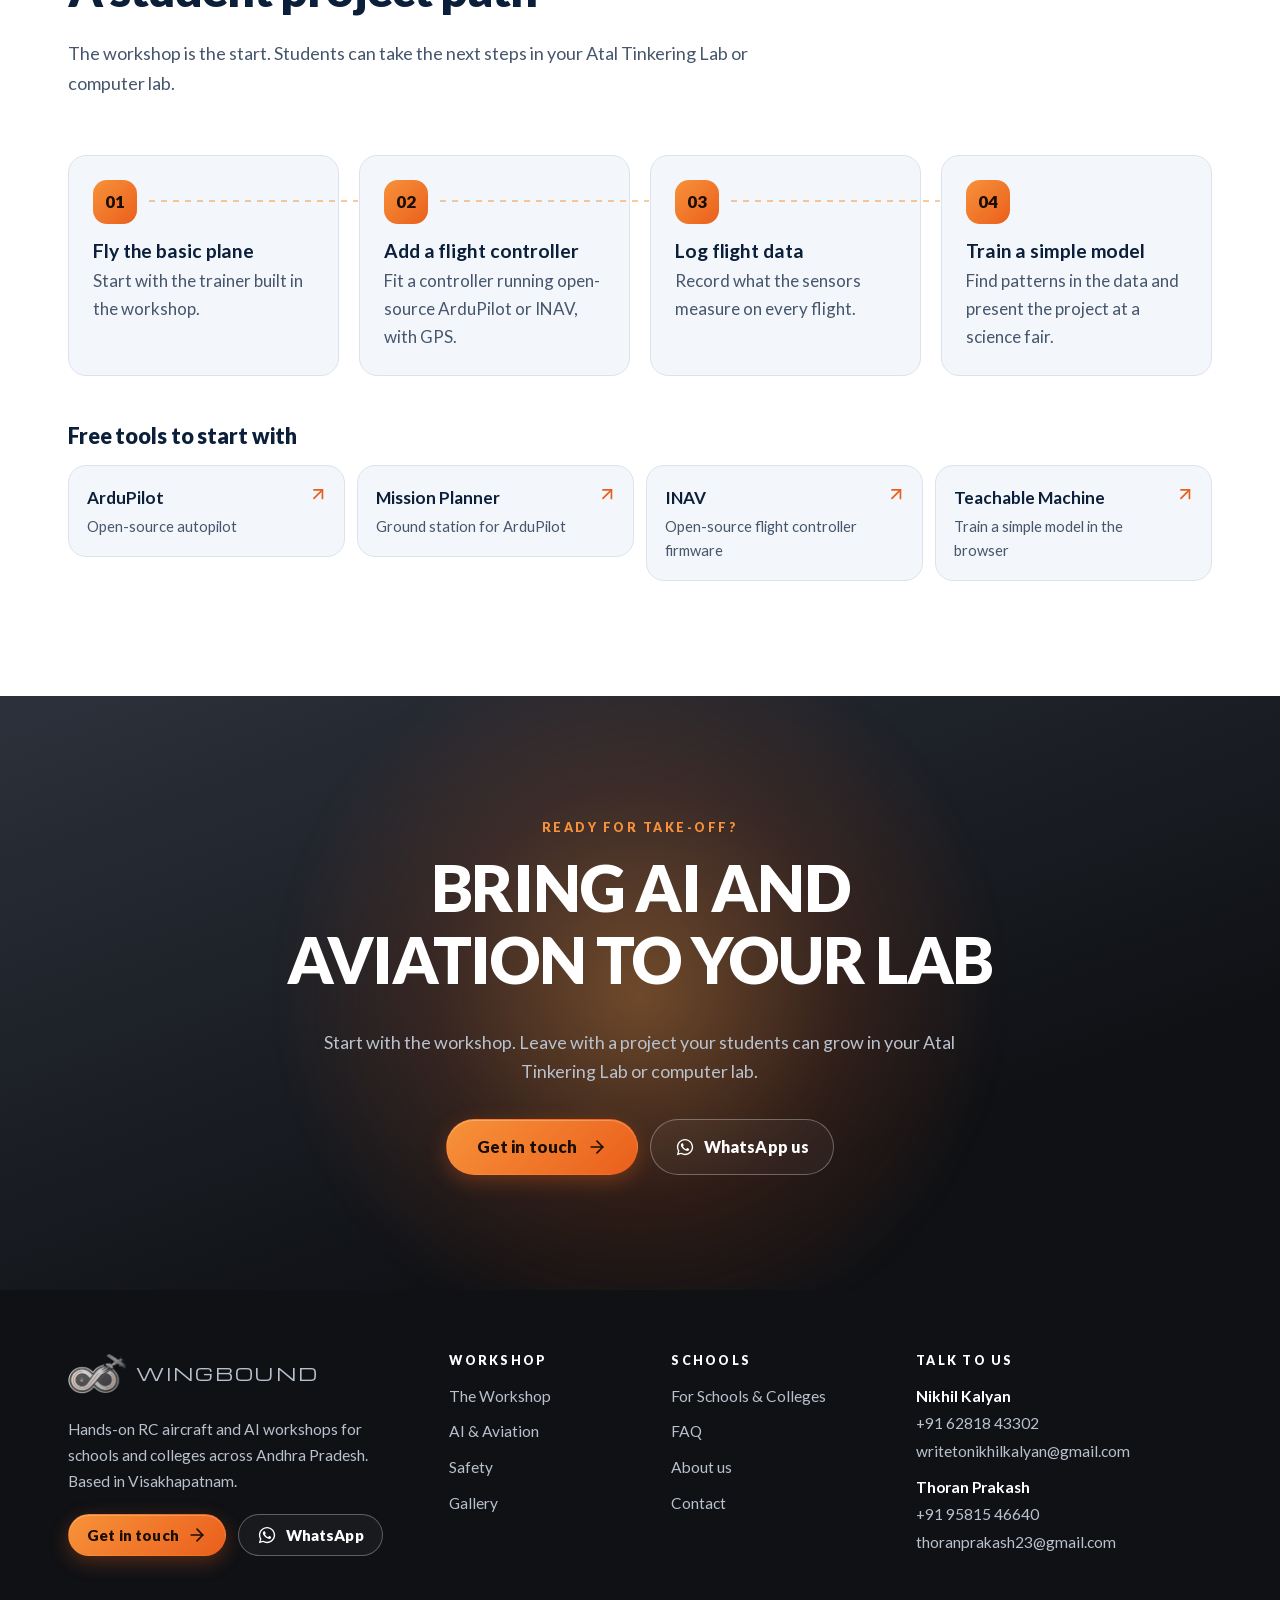
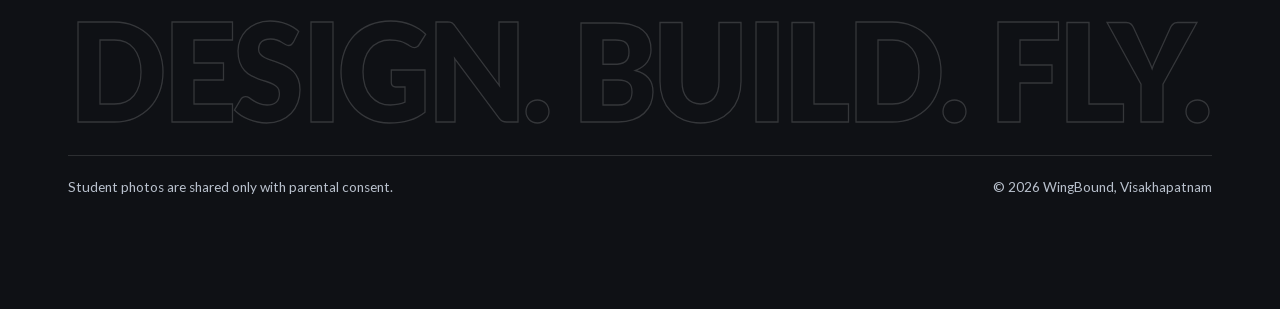
<file: ai-aviation.html>
<!doctype html>
<html lang="en-IN">
<head>
<meta charset="utf-8">
<meta name="viewport" content="width=device-width, initial-scale=1">
<title>Drone and AI Workshop for Students | WingBound</title>
<meta name="description" content="How AI makes aircraft smarter: sense, think, act. A drone and AI workshop for students, with a follow-up project using ArduPilot, INAV and Teachable Machine.">
<link rel="canonical" href="https://thoranprakash.github.io/wingbound-site/ai-aviation.html">
<meta name="theme-color" content="#0F1115">
<meta property="og:type" content="website">
<meta property="og:site_name" content="WingBound">
<meta property="og:title" content="Drone and AI Workshop for Students | WingBound">
<meta property="og:description" content="How AI makes aircraft smarter: sense, think, act. A drone and AI workshop for students, with a follow-up project using ArduPilot, INAV and Teachable Machine.">
<meta property="og:url" content="https://thoranprakash.github.io/wingbound-site/ai-aviation.html">
<meta property="og:image" content="https://thoranprakash.github.io/wingbound-site/assets/img/og-image.jpg">
<meta property="og:image:width" content="1200">
<meta property="og:image:height" content="630">
<meta property="og:locale" content="en_IN">
<meta name="twitter:card" content="summary_large_image">
<link rel="icon" type="image/png" sizes="64x64" href="assets/img/favicon-64.png">
<link rel="apple-touch-icon" href="assets/img/apple-touch-icon.png">
<link rel="preload" href="assets/fonts/lato-900.woff2" as="font" type="font/woff2" crossorigin>
<link rel="preload" href="assets/fonts/lato-400.woff2" as="font" type="font/woff2" crossorigin>
<link rel="stylesheet" href="assets/css/styles.css?v=a92b5c36">
<script>document.documentElement.classList.add("js")</script>
<script src="assets/js/main.js?v=bbc280e7" defer></script>
<script type="application/ld+json">{"@context": "https://schema.org", "@type": "BreadcrumbList", "itemListElement": [{"@type": "ListItem", "position": 1, "name": "Home", "item": "https://thoranprakash.github.io/wingbound-site/"}, {"@type": "ListItem", "position": 2, "name": "AI & Aviation", "item": "https://thoranprakash.github.io/wingbound-site/ai-aviation.html"}]}</script>
</head>
<body>
<a class="skip-link" href="#main">Skip to content</a>
<svg width="0" height="0" style="position:absolute" aria-hidden="true" focusable="false">
  <symbol id="rc-plane" viewBox="-32 -32 64 64" fill="currentColor">
    <path d="M-26 -2.6 L17 -3.2 Q27 -3.2 29.5 0 Q27 3.2 17 3.2 L-26 2.6 Z"/>
    <rect x="-4" y="-28" width="12" height="56" rx="2.5"/>
    <rect x="-27" y="-11" width="7" height="22" rx="1.5"/>
    <rect x="-4" y="-28" width="12" height="5" rx="2" fill="#fff" opacity=".9"/>
    <rect x="-4" y="23" width="12" height="5" rx="2" fill="#fff" opacity=".9"/>
    <rect x="29.5" y="-9" width="1.8" height="18" rx=".9" opacity=".75"/>
  </symbol>
</svg>
<header class="site-header">
  <div class="header-inner">
    <a class="brand" href="index.html" aria-label="WingBound home">
      <picture><source srcset="assets/img/logo-240.webp" type="image/webp"><img src="assets/img/logo-240.png" alt="" width="240" height="165"></picture>
      <span class="brand-word">WINGBOUND</span>
    </a>
    <nav id="site-nav" class="site-nav" aria-label="Main">
      <ul class="nav-links">
        <li><a href="workshop.html">The Workshop</a></li><li><a href="ai-aviation.html" aria-current="page">AI &amp; Aviation</a></li><li><a href="safety.html">Safety</a></li><li><a href="schools.html">For Schools</a></li><li><a href="about.html">About</a></li><li><a href="faq.html">FAQ</a></li>
      </ul>
      <a class="btn btn--primary nav-cta" href="contact.html">Get in touch <svg class="icon" viewBox="0 0 24 24" fill="none" stroke="currentColor" stroke-width="2" stroke-linecap="round" stroke-linejoin="round" aria-hidden="true" focusable="false"><path d="M5 12h14" /><path d="m12 5 7 7-7 7" /></svg></a>
      <div class="nav-quick">
        <a href="tel:+916281843302"><svg class="icon" viewBox="0 0 24 24" fill="none" stroke="currentColor" stroke-width="2" stroke-linecap="round" stroke-linejoin="round" aria-hidden="true" focusable="false"><path d="M22 16.92v3a2 2 0 0 1-2.18 2 19.79 19.79 0 0 1-8.63-3.07 19.5 19.5 0 0 1-6-6 19.79 19.79 0 0 1-3.07-8.67A2 2 0 0 1 4.11 2h3a2 2 0 0 1 2 1.72 12.84 12.84 0 0 0 .7 2.81 2 2 0 0 1-.45 2.11L8.09 9.91a16 16 0 0 0 6 6l1.27-1.27a2 2 0 0 1 2.11-.45 12.84 12.84 0 0 0 2.81.7A2 2 0 0 1 22 16.92z" /></svg> Call +91 62818 43302</a>
        <a href="https://wa.me/916281843302?text=Hi%20WingBound%2C%20I%27d%20like%20to%20know%20more%20about%20your%20workshops." target="_blank" rel="noopener"><svg class="icon" viewBox="0 0 32 32" aria-hidden="true" focusable="false"><path fill="currentColor" d="M16.04 3C8.86 3 3.03 8.82 3.03 16c0 2.3.6 4.53 1.74 6.5L3 29l6.68-1.75A13 13 0 0 0 16.04 29C23.2 29 29 23.18 29 16S23.2 3 16.04 3Zm0 23.8c-2 0-3.94-.53-5.64-1.55l-.4-.24-3.97 1.04 1.06-3.86-.26-.4A10.77 10.77 0 0 1 5.24 16c0-5.95 4.85-10.8 10.8-10.8 5.94 0 10.77 4.85 10.77 10.8 0 5.96-4.83 10.8-10.77 10.8Zm5.92-8.08c-.33-.16-1.93-.95-2.23-1.06-.3-.11-.52-.16-.73.17-.22.32-.84 1.05-1.03 1.27-.19.22-.38.24-.7.08-.33-.16-1.38-.51-2.62-1.62-.97-.86-1.62-1.93-1.81-2.25-.19-.33-.02-.5.14-.66.15-.15.33-.38.49-.57.16-.19.22-.33.33-.54.11-.22.05-.41-.03-.57-.08-.16-.73-1.76-1-2.41-.26-.63-.53-.55-.73-.56h-.62c-.22 0-.57.08-.87.41-.3.32-1.14 1.11-1.14 2.71s1.17 3.15 1.33 3.36c.16.22 2.3 3.5 5.56 4.91.78.34 1.39.54 1.86.69.78.25 1.49.21 2.05.13.63-.09 1.93-.79 2.2-1.55.27-.76.27-1.42.19-1.55-.08-.14-.3-.22-.62-.38Z"/></svg> WhatsApp us</a>
      </div>
    </nav>
    <button class="nav-toggle" type="button" aria-expanded="false" aria-controls="site-nav" aria-label="Open menu">
      <span class="burger" aria-hidden="true"><span></span><span></span><span></span></span>
    </button>
  </div>
  <div class="flight-progress" aria-hidden="true"><span class="fp-trail"></span><svg class="fp-plane" viewBox="-32 -32 64 64"><use href="#rc-plane"/></svg></div>
</header>
<main id="main">
<section class="page-hero">
  <div class="glow" aria-hidden="true"></div>
  <svg class="sky sky--page " viewBox="0 0 1200 320" preserveAspectRatio="xMidYMid slice" aria-hidden="true" focusable="false"><path id="fp-page" d="M-60 250 C 220 290, 400 110, 640 150 S 1000 70, 1280 110" fill="none" stroke="none"/><path d="M-60 250 C 220 290, 400 110, 640 150 S 1000 70, 1280 110" class="sky-path" stroke-dasharray="2 10"/><path d="M-60 250 C 220 290, 400 110, 640 150 S 1000 70, 1280 110" class="sky-trail" pathLength="1" stroke-dasharray="1 1"><animate attributeName="stroke-dashoffset" values="1;0;0" keyTimes="0;0.7;1" dur="17s" repeatCount="indefinite"/><animate attributeName="opacity" values="1;1;0" keyTimes="0;0.7;0.95" dur="17s" repeatCount="indefinite"/></path><g class="sky-plane"><use href="#rc-plane" x="-22.0" y="-22.0" width="44" height="44"/><animateMotion dur="17s" repeatCount="indefinite" rotate="auto" calcMode="linear" keyPoints="0;1;1" keyTimes="0;0.7;1"><mpath href="#fp-page"/></animateMotion></g></svg>
  <div class="container">
    <p class="breadcrumb"><a href="index.html">Home</a> <span aria-hidden="true">/</span> AI &amp; Aviation</p>
    <span class="label">AI &amp; Aviation</span>
    <h1>AI is the co-pilot. You are the pilot.</h1>
    <p class="page-hero-sub">Students see how sensors, flight controllers and AI make aircraft smarter, and where drones already help people across India.</p>
    <ul class="hud hud--page"><li><span class="hud-k">Module</span><span class="hud-v">06</span></li><li><span class="hud-k">Tools</span><span class="hud-v">Free &amp; open source</span></li><li><span class="hud-k">Runs in</span><span class="hud-v">ATL or computer lab</span></li><li><span class="hud-k">Ends with</span><span class="hud-v">A science-fair project</span></li></ul>
  </div>
</section>


<section class="section section--white" aria-labelledby="sta-title">
  <div class="container split">
    <div>
      <div class="section-head" data-reveal><span class="label">How a smart aircraft works</span><h2 id="sta-title">Sense. Think. Act.</h2><p>Every smart aircraft runs the same loop, over and over.</p></div>
      <ol class="sta-steps">
        <li data-reveal><span class="badge "><svg class="icon" viewBox="0 0 24 24" fill="none" stroke="currentColor" stroke-width="2" stroke-linecap="round" stroke-linejoin="round" aria-hidden="true" focusable="false"><path d="M19.07 4.93A10 10 0 0 0 6.99 3.34" /><path d="M4 6h.01" /><path d="M2.29 9.62A10 10 0 1 0 21.31 8.35" /><path d="M16.24 7.76A6 6 0 1 0 8.23 16.67" /><path d="M12 18h.01" /><path d="M17.99 11.66A6 6 0 0 1 15.77 16.67" /><circle cx="12" cy="12" r="2" /><path d="m13.41 10.59 5.66-5.66" /></svg></span><div><h3>Sense</h3><p>Sensors (gyro, accelerometer, GPS, barometer, camera) measure what the plane is doing.</p></div></li>
        <li data-reveal><span class="badge "><svg class="icon" viewBox="0 0 24 24" fill="none" stroke="currentColor" stroke-width="2" stroke-linecap="round" stroke-linejoin="round" aria-hidden="true" focusable="false"><rect width="16" height="16" x="4" y="4" rx="2" /><rect width="6" height="6" x="9" y="9" rx="1" /><path d="M15 2v2" /><path d="M15 20v2" /><path d="M2 15h2" /><path d="M2 9h2" /><path d="M20 15h2" /><path d="M20 9h2" /><path d="M9 2v2" /><path d="M9 20v2" /></svg></span><div><h3>Think</h3><p>A flight controller decides how to move the controls.</p></div></li>
        <li data-reveal><span class="badge "><svg class="icon" viewBox="0 0 24 24" fill="none" stroke="currentColor" stroke-width="2" stroke-linecap="round" stroke-linejoin="round" aria-hidden="true" focusable="false"><path d="M12 20a8 8 0 1 0 0-16 8 8 0 0 0 0 16Z" /><path d="M12 14a2 2 0 1 0 0-4 2 2 0 0 0 0 4Z" /><path d="M12 2v2" /><path d="M12 22v-2" /><path d="m17 20.66-1-1.73" /><path d="M11 10.27 7 3.34" /><path d="m20.66 17-1.73-1" /><path d="m3.34 7 1.73 1" /><path d="M14 12h8" /><path d="M2 12h2" /><path d="m20.66 7-1.73 1" /><path d="m3.34 17 1.73-1" /><path d="m17 3.34-1 1.73" /><path d="m11 13.73-4 6.93" /></svg></span><div><h3>Act</h3><p>The same servos and ESC that students fit carry out each decision.</p></div></li>
      </ol>
    </div>
    <div class="sta-loop" data-reveal>
  <svg viewBox="0 0 520 460" role="img" aria-labelledby="sta-svg-title">
    <title id="sta-svg-title">A loop: sense, then think, then act, then sense again</title>
    <path id="sta-ring" d="M260 70 A170 170 0 1 1 259.9 70" class="sta-ring"/>
    <circle r="7" class="sta-dot"><animateMotion dur="6s" repeatCount="indefinite"><mpath href="#sta-ring"/></animateMotion></circle>
    <g class="sta-node"><circle cx="260" cy="70" r="58"/><text x="260" y="78" text-anchor="middle">SENSE</text></g>
    <g class="sta-node"><circle cx="407" cy="325" r="58"/><text x="407" y="333" text-anchor="middle">THINK</text></g>
    <g class="sta-node"><circle cx="113" cy="325" r="58"/><text x="113" y="333" text-anchor="middle">ACT</text></g>
    <text x="260" y="236" text-anchor="middle" class="sta-c1">THE LOOP</text>
    <text x="260" y="262" text-anchor="middle" class="sta-c2">many times a second</text>
  </svg>
</div>
  </div>
</section>

<section class="section" aria-labelledby="vs-title">
  <div class="container">
    <div class="section-head center" data-reveal><span class="label">Key point</span><h2 id="vs-title">Autopilot is not the same as AI</h2></div>
    <div class="versus" data-reveal>
      <div class="vs-card"><span class="vs-k">Autopilot</span><p>Follows rules <strong>we program</strong>.</p></div>
      <span class="vs-mid" aria-hidden="true">vs</span>
      <div class="vs-card vs-card--ai"><span class="vs-k">AI</span><p>Learns patterns <strong>from data</strong>.</p></div>
    </div>
  </div>
</section>

<section class="section section--white" aria-labelledby="better-title">
  <div class="container">
    <div class="section-head" data-reveal><span class="label">In the air</span><h2 id="better-title">How AI makes RC planes better</h2></div>
    <div class="grid grid-3">
      <article class="card" data-reveal><span class="badge "><svg class="icon" viewBox="0 0 24 24" fill="none" stroke="currentColor" stroke-width="2" stroke-linecap="round" stroke-linejoin="round" aria-hidden="true" focusable="false"><path d="m16 16 3-8 3 8c-.87.65-1.92 1-3 1s-2.13-.35-3-1Z" /><path d="m2 16 3-8 3 8c-.87.65-1.92 1-3 1s-2.13-.35-3-1Z" /><path d="M7 21h10" /><path d="M12 3v18" /><path d="M3 7h2c2 0 5-1 7-2 2 1 5 2 7 2h2" /></svg></span><h3>Self-levelling</h3><p>The plane returns to level flight when the pilot lets go of the sticks.</p></article><article class="card" data-reveal><span class="badge "><svg class="icon" viewBox="0 0 24 24" fill="none" stroke="currentColor" stroke-width="2" stroke-linecap="round" stroke-linejoin="round" aria-hidden="true" focusable="false"><line x1="21" x2="14" y1="4" y2="4" /><line x1="10" x2="3" y1="4" y2="4" /><line x1="21" x2="12" y1="12" y2="12" /><line x1="8" x2="3" y1="12" y2="12" /><line x1="21" x2="16" y1="20" y2="20" /><line x1="12" x2="3" y1="20" y2="20" /><line x1="14" x2="14" y1="2" y2="6" /><line x1="8" x2="8" y1="10" y2="14" /><line x1="16" x2="16" y1="18" y2="22" /></svg></span><h3>Auto-tuning</h3><p>The flight controller adjusts its own settings for smoother control.</p></article><article class="card" data-reveal><span class="badge "><svg class="icon" viewBox="0 0 24 24" fill="none" stroke="currentColor" stroke-width="2" stroke-linecap="round" stroke-linejoin="round" aria-hidden="true" focusable="false"><path d="M15 21v-8a1 1 0 0 0-1-1h-4a1 1 0 0 0-1 1v8" /><path d="M3 10a2 2 0 0 1 .709-1.528l7-5.999a2 2 0 0 1 2.582 0l7 5.999A2 2 0 0 1 21 10v9a2 2 0 0 1-2 2H5a2 2 0 0 1-2-2z" /></svg></span><h3>Return to home</h3><p>With GPS, the aircraft can fly itself back if the radio signal is lost.</p></article><article class="card" data-reveal><span class="badge "><svg class="icon" viewBox="0 0 24 24" fill="none" stroke="currentColor" stroke-width="2" stroke-linecap="round" stroke-linejoin="round" aria-hidden="true" focusable="false"><path d="M3 7V5a2 2 0 0 1 2-2h2" /><path d="M17 3h2a2 2 0 0 1 2 2v2" /><path d="M21 17v2a2 2 0 0 1-2 2h-2" /><path d="M7 21H5a2 2 0 0 1-2-2v-2" /><circle cx="12" cy="12" r="1" /><path d="M18.944 12.33a1 1 0 0 0 0-.66 7.5 7.5 0 0 0-13.888 0 1 1 0 0 0 0 .66 7.5 7.5 0 0 0 13.888 0" /></svg></span><h3>Obstacle detection</h3><p>A camera and AI model spot obstacles in the flight path.</p></article><article class="card" data-reveal><span class="badge "><svg class="icon" viewBox="0 0 24 24" fill="none" stroke="currentColor" stroke-width="2" stroke-linecap="round" stroke-linejoin="round" aria-hidden="true" focusable="false"><path d="M3 3v16a2 2 0 0 0 2 2h16" /><path d="m19 9-5 5-4-4-3 3" /></svg></span><h3>Predicting failures</h3><p>Patterns in flight logs warn of a weak battery or failing motor early.</p></article><article class="card" data-reveal><span class="badge "><svg class="icon" viewBox="0 0 24 24" fill="none" stroke="currentColor" stroke-width="2" stroke-linecap="round" stroke-linejoin="round" aria-hidden="true" focusable="false"><path d="m12.99 6.74 1.93 3.44" /><path d="M19.136 12a10 10 0 0 1-14.271 0" /><path d="m21 21-2.16-3.84" /><path d="m3 21 8.02-14.26" /><circle cx="12" cy="5" r="2" /></svg></span><h3>Smarter design</h3><p>Simulation tests many wing and tail shapes before anything is built.</p></article>
    </div>
  </div>
</section>

<section class="section" aria-labelledby="help-title">
  <div class="container">
    <div class="section-head" data-reveal><span class="label">On the ground</span><h2 id="help-title">Where AI and drones help people</h2></div>
    <div class="grid grid-3">
      <article class="card card--flat" data-reveal><span class="badge "><svg class="icon" viewBox="0 0 24 24" fill="none" stroke="currentColor" stroke-width="2" stroke-linecap="round" stroke-linejoin="round" aria-hidden="true" focusable="false"><path d="M7 20h10" /><path d="M10 20c5.5-2.5.8-6.4 3-10" /><path d="M9.5 9.4c1.1.8 1.8 2.2 2.3 3.7-2 .4-3.5.4-4.8-.3-1.2-.6-2.3-1.9-3-4.2 2.8-.5 4.4 0 5.5.8z" /><path d="M14.1 6a7 7 0 0 0-1.1 4c1.9-.1 3.3-.6 4.3-1.4 1-1 1.6-2.3 1.7-4.6-2.7.1-4 1-4.9 2z" /></svg></span><h3>Agriculture</h3><p>Spotting crop stress and spraying only where it is needed.</p></article><article class="card card--flat" data-reveal><span class="badge "><svg class="icon" viewBox="0 0 24 24" fill="none" stroke="currentColor" stroke-width="2" stroke-linecap="round" stroke-linejoin="round" aria-hidden="true" focusable="false"><circle cx="12" cy="12" r="10" /><path d="m4.93 4.93 4.24 4.24" /><path d="m14.83 9.17 4.24-4.24" /><path d="m14.83 14.83 4.24 4.24" /><path d="m9.17 14.83-4.24 4.24" /><circle cx="12" cy="12" r="4" /></svg></span><h3>Search &amp; rescue</h3><p>Searching large areas quickly after floods and disasters.</p></article><article class="card card--flat" data-reveal><span class="badge "><svg class="icon" viewBox="0 0 24 24" fill="none" stroke="currentColor" stroke-width="2" stroke-linecap="round" stroke-linejoin="round" aria-hidden="true" focusable="false"><path d="M19 14c1.49-1.46 3-3.21 3-5.5A5.5 5.5 0 0 0 16.5 3c-1.76 0-3 .5-4.5 2-1.5-1.5-2.74-2-4.5-2A5.5 5.5 0 0 0 2 8.5c0 2.3 1.5 4.05 3 5.5l7 7Z" /><path d="M3.22 12H9.5l.5-1 2 4.5 2-7 1.5 3.5h5.27" /></svg></span><h3>Medical delivery</h3><p>Carrying vaccines and medicines to hard-to-reach health centres.</p></article><article class="card card--flat" data-reveal><span class="badge "><svg class="icon" viewBox="0 0 24 24" fill="none" stroke="currentColor" stroke-width="2" stroke-linecap="round" stroke-linejoin="round" aria-hidden="true" focusable="false"><path d="M6 22V4a2 2 0 0 1 2-2h8a2 2 0 0 1 2 2v18Z" /><path d="M6 12H4a2 2 0 0 0-2 2v6a2 2 0 0 0 2 2h2" /><path d="M18 9h2a2 2 0 0 1 2 2v9a2 2 0 0 1-2 2h-2" /><path d="M10 6h4" /><path d="M10 10h4" /><path d="M10 14h4" /><path d="M10 18h4" /></svg></span><h3>Infrastructure inspection</h3><p>Checking bridges, power lines and towers without risky climbs.</p></article><article class="card card--flat" data-reveal><span class="badge "><svg class="icon" viewBox="0 0 24 24" fill="none" stroke="currentColor" stroke-width="2" stroke-linecap="round" stroke-linejoin="round" aria-hidden="true" focusable="false"><path d="M10 10v.2A3 3 0 0 1 8.9 16H5a3 3 0 0 1-1-5.8V10a3 3 0 0 1 6 0Z" /><path d="M7 16v6" /><path d="M13 19v3" /><path d="M12 19h8.3a1 1 0 0 0 .7-1.7L18 14h.3a1 1 0 0 0 .7-1.7L16 9h.2a1 1 0 0 0 .8-1.7L13 3l-1.4 1.5" /></svg></span><h3>Environment &amp; wildlife</h3><p>Counting animals and mapping forests and coastlines.</p></article><article class="card card--flat" data-reveal><span class="badge "><svg class="icon" viewBox="0 0 24 24" fill="none" stroke="currentColor" stroke-width="2" stroke-linecap="round" stroke-linejoin="round" aria-hidden="true" focusable="false"><path d="M17.8 19.2 16 11l3.5-3.5C21 6 21.5 4 21 3c-1-.5-3 0-4.5 1.5L13 8 4.8 6.2c-.5-.1-.9.1-1.1.5l-.3.5c-.2.5-.1 1 .3 1.3L9 12l-2 3H4l-1 1 3 2 2 3 1-1v-3l3-2 3.5 5.3c.3.4.8.5 1.3.3l.5-.2c.4-.3.6-.7.5-1.2z" /></svg></span><h3>Airline safety</h3><p>Analysing flight data to find risks before they cause problems.</p></article>
    </div>
    <article class="feature" data-reveal>
      <div class="feature-copy">
        <span class="label">Close to home</span>
        <h3>Medicine from the Sky, Telangana</h3>
        <p>Telangana's "Medicine from the Sky" project began in Vikarabad in September 2021. The first drone carried vaccines to a health centre.</p>
      </div>
      <ul class="feature-stats">
        <li><span class="big">5 kg</span><span>of vaccines</span></li>
        <li><span class="big">3 km</span><span>to the health centre</span></li>
        <li><span class="big">10 min</span><span>flight time</span></li>
      </ul>
    </article>
  </div>
</section>

<section class="section section--dark" aria-labelledby="copilot-title">
  <div class="glow" aria-hidden="true" style="left:30%;top:-30%"></div>
  <div class="container split">
    <div data-reveal>
      <span class="label">Our message to students</span>
      <p class="quote" id="copilot-title"><span class="silver">AI is the co-pilot.</span><br><span class="orange-text">You are the pilot.</span></p>
      <p>AI can help, but the person flying is always responsible. We teach students to understand the technology and to use it with care.</p>
    </div>
    <div class="showcase">
      <div class="glow" aria-hidden="true"></div>
      <picture>
        <source type="image/webp" srcset="assets/img/plane-760.webp 760w, assets/img/plane-1400.webp 1400w" sizes="(min-width: 960px) 560px, 92vw">
        <img src="assets/img/plane-760.png" width="760" height="419" alt="" loading="lazy">
      </picture>
    </div>
  </div>
</section>

<section class="section section--white" aria-labelledby="path-title">
  <div class="container">
    <div class="section-head" data-reveal><span class="label">After the workshop</span><h2 id="path-title">A student project path</h2><p>The workshop is the start. Students can take the next steps in your Atal Tinkering Lab or computer lab.</p></div>
    <ol class="steps">
      <li data-reveal><h3>Fly the basic plane</h3><p>Start with the trainer built in the workshop.</p></li>
      <li data-reveal><h3>Add a flight controller</h3><p>Fit a controller running open-source ArduPilot or INAV, with GPS.</p></li>
      <li data-reveal><h3>Log flight data</h3><p>Record what the sensors measure on every flight.</p></li>
      <li data-reveal><h3>Train a simple model</h3><p>Find patterns in the data and present the project at a science fair.</p></li>
    </ol>
    <div class="tools" data-reveal>
      <h3>Free tools to start with</h3>
      <ul>
        <li><a href="https://ardupilot.org/" target="_blank" rel="noopener"><strong>ArduPilot</strong><span>Open-source autopilot</span><svg class="icon" viewBox="0 0 24 24" fill="none" stroke="currentColor" stroke-width="2" stroke-linecap="round" stroke-linejoin="round" aria-hidden="true" focusable="false"><path d="M7 7h10v10" /><path d="M7 17 17 7" /></svg></a></li>
        <li><a href="https://ardupilot.org/planner/" target="_blank" rel="noopener"><strong>Mission Planner</strong><span>Ground station for ArduPilot</span><svg class="icon" viewBox="0 0 24 24" fill="none" stroke="currentColor" stroke-width="2" stroke-linecap="round" stroke-linejoin="round" aria-hidden="true" focusable="false"><path d="M7 7h10v10" /><path d="M7 17 17 7" /></svg></a></li>
        <li><a href="https://github.com/iNavFlight/inav" target="_blank" rel="noopener"><strong>INAV</strong><span>Open-source flight controller firmware</span><svg class="icon" viewBox="0 0 24 24" fill="none" stroke="currentColor" stroke-width="2" stroke-linecap="round" stroke-linejoin="round" aria-hidden="true" focusable="false"><path d="M7 7h10v10" /><path d="M7 17 17 7" /></svg></a></li>
        <li><a href="https://teachablemachine.withgoogle.com/" target="_blank" rel="noopener"><strong>Teachable Machine</strong><span>Train a simple model in the browser</span><svg class="icon" viewBox="0 0 24 24" fill="none" stroke="currentColor" stroke-width="2" stroke-linecap="round" stroke-linejoin="round" aria-hidden="true" focusable="false"><path d="M7 7h10v10" /><path d="M7 17 17 7" /></svg></a></li>
      </ul>
    </div>
  </div>
</section>

<section class="section section--dark cta-band" aria-labelledby="cta-title">
  <div class="glow" aria-hidden="true"></div>
  <div class="container" data-reveal>
    <span class="label">Ready for take-off?</span>
    <h2 id="cta-title">Bring AI and aviation to your lab</h2>
    <p>Start with the workshop. Leave with a project your students can grow in your Atal Tinkering Lab or computer lab.</p>
    <div class="btn-row">
      <a class="btn btn--primary btn--lg" href="contact.html">Get in touch <svg class="icon" viewBox="0 0 24 24" fill="none" stroke="currentColor" stroke-width="2" stroke-linecap="round" stroke-linejoin="round" aria-hidden="true" focusable="false"><path d="M5 12h14" /><path d="m12 5 7 7-7 7" /></svg></a>
      <a class="btn btn--ghost" href="https://wa.me/916281843302?text=Hi%20WingBound%2C%20I%27d%20like%20to%20know%20more%20about%20your%20workshops." target="_blank" rel="noopener"><svg class="icon" viewBox="0 0 32 32" aria-hidden="true" focusable="false"><path fill="currentColor" d="M16.04 3C8.86 3 3.03 8.82 3.03 16c0 2.3.6 4.53 1.74 6.5L3 29l6.68-1.75A13 13 0 0 0 16.04 29C23.2 29 29 23.18 29 16S23.2 3 16.04 3Zm0 23.8c-2 0-3.94-.53-5.64-1.55l-.4-.24-3.97 1.04 1.06-3.86-.26-.4A10.77 10.77 0 0 1 5.24 16c0-5.95 4.85-10.8 10.8-10.8 5.94 0 10.77 4.85 10.77 10.8 0 5.96-4.83 10.8-10.77 10.8Zm5.92-8.08c-.33-.16-1.93-.95-2.23-1.06-.3-.11-.52-.16-.73.17-.22.32-.84 1.05-1.03 1.27-.19.22-.38.24-.7.08-.33-.16-1.38-.51-2.62-1.62-.97-.86-1.62-1.93-1.81-2.25-.19-.33-.02-.5.14-.66.15-.15.33-.38.49-.57.16-.19.22-.33.33-.54.11-.22.05-.41-.03-.57-.08-.16-.73-1.76-1-2.41-.26-.63-.53-.55-.73-.56h-.62c-.22 0-.57.08-.87.41-.3.32-1.14 1.11-1.14 2.71s1.17 3.15 1.33 3.36c.16.22 2.3 3.5 5.56 4.91.78.34 1.39.54 1.86.69.78.25 1.49.21 2.05.13.63-.09 1.93-.79 2.2-1.55.27-.76.27-1.42.19-1.55-.08-.14-.3-.22-.62-.38Z"/></svg> WhatsApp us</a>
    </div>
  </div>
</section>

</main>
<footer class="site-footer">
  <div class="container">
    <div class="footer-top">
      <div class="footer-brand">
        <a class="brand" href="index.html" aria-label="WingBound home">
          <picture><source srcset="assets/img/logo-240.webp" type="image/webp"><img src="assets/img/logo-240.png" alt="" width="240" height="165" loading="lazy"></picture>
          <span class="brand-word">WINGBOUND</span>
        </a>
        <p>Hands-on RC aircraft and AI workshops for schools and colleges across Andhra Pradesh. Based in Visakhapatnam.</p>
        <div class="btn-row">
          <a class="btn btn--primary btn--sm" href="contact.html">Get in touch <svg class="icon" viewBox="0 0 24 24" fill="none" stroke="currentColor" stroke-width="2" stroke-linecap="round" stroke-linejoin="round" aria-hidden="true" focusable="false"><path d="M5 12h14" /><path d="m12 5 7 7-7 7" /></svg></a>
          <a class="btn btn--ghost btn--sm" href="https://wa.me/916281843302?text=Hi%20WingBound%2C%20I%27d%20like%20to%20know%20more%20about%20your%20workshops." target="_blank" rel="noopener"><svg class="icon" viewBox="0 0 32 32" aria-hidden="true" focusable="false"><path fill="currentColor" d="M16.04 3C8.86 3 3.03 8.82 3.03 16c0 2.3.6 4.53 1.74 6.5L3 29l6.68-1.75A13 13 0 0 0 16.04 29C23.2 29 29 23.18 29 16S23.2 3 16.04 3Zm0 23.8c-2 0-3.94-.53-5.64-1.55l-.4-.24-3.97 1.04 1.06-3.86-.26-.4A10.77 10.77 0 0 1 5.24 16c0-5.95 4.85-10.8 10.8-10.8 5.94 0 10.77 4.85 10.77 10.8 0 5.96-4.83 10.8-10.77 10.8Zm5.92-8.08c-.33-.16-1.93-.95-2.23-1.06-.3-.11-.52-.16-.73.17-.22.32-.84 1.05-1.03 1.27-.19.22-.38.24-.7.08-.33-.16-1.38-.51-2.62-1.62-.97-.86-1.62-1.93-1.81-2.25-.19-.33-.02-.5.14-.66.15-.15.33-.38.49-.57.16-.19.22-.33.33-.54.11-.22.05-.41-.03-.57-.08-.16-.73-1.76-1-2.41-.26-.63-.53-.55-.73-.56h-.62c-.22 0-.57.08-.87.41-.3.32-1.14 1.11-1.14 2.71s1.17 3.15 1.33 3.36c.16.22 2.3 3.5 5.56 4.91.78.34 1.39.54 1.86.69.78.25 1.49.21 2.05.13.63-.09 1.93-.79 2.2-1.55.27-.76.27-1.42.19-1.55-.08-.14-.3-.22-.62-.38Z"/></svg> WhatsApp</a>
        </div>
      </div>
      <nav class="footer-col" aria-label="Footer: workshop">
        <h2>Workshop</h2>
        <ul>
          <li><a href="workshop.html">The Workshop</a></li>
          <li><a href="ai-aviation.html">AI &amp; Aviation</a></li>
          <li><a href="safety.html">Safety</a></li>
          <li><a href="gallery.html">Gallery</a></li>
        </ul>
      </nav>
      <nav class="footer-col" aria-label="Footer: schools">
        <h2>Schools</h2>
        <ul>
          <li><a href="schools.html">For Schools &amp; Colleges</a></li>
          <li><a href="faq.html">FAQ</a></li>
          <li><a href="about.html">About us</a></li>
          <li><a href="contact.html">Contact</a></li>
          
        </ul>
      </nav>
      <div class="footer-col">
        <h2>Talk to us</h2>
        <ul class="footer-contacts">
          <li><strong>Nikhil Kalyan</strong><a href="tel:+916281843302">+91 62818 43302</a><a href="mailto:writetonikhilkalyan@gmail.com">writetonikhilkalyan@gmail.com</a></li>
          <li><strong>Thoran Prakash</strong><a href="tel:+919581546640">+91 95815 46640</a><a href="mailto:thoranprakash23@gmail.com">thoranprakash23@gmail.com</a></li>
        </ul>
      </div>
    </div>
    <svg class="footer-mark" viewBox="0 0 1000 104" aria-hidden="true" focusable="false"><text x="2" y="96" textLength="996" lengthAdjust="spacingAndGlyphs">DESIGN. BUILD. FLY.</text></svg>
    <div class="footer-bottom">
      <p>Student photos are shared only with parental consent.</p>
      <p>&copy; <span data-year>2026</span> WingBound, Visakhapatnam</p>
    </div>
  </div>
</footer>
<aside aria-label="Quick contact">
  <a class="wa-float" href="https://wa.me/916281843302?text=Hi%20WingBound%2C%20I%27d%20like%20to%20know%20more%20about%20your%20workshops." target="_blank" rel="noopener" aria-label="Chat with WingBound on WhatsApp (opens in a new tab)"><svg class="icon" viewBox="0 0 32 32" aria-hidden="true" focusable="false"><path fill="currentColor" d="M16.04 3C8.86 3 3.03 8.82 3.03 16c0 2.3.6 4.53 1.74 6.5L3 29l6.68-1.75A13 13 0 0 0 16.04 29C23.2 29 29 23.18 29 16S23.2 3 16.04 3Zm0 23.8c-2 0-3.94-.53-5.64-1.55l-.4-.24-3.97 1.04 1.06-3.86-.26-.4A10.77 10.77 0 0 1 5.24 16c0-5.95 4.85-10.8 10.8-10.8 5.94 0 10.77 4.85 10.77 10.8 0 5.96-4.83 10.8-10.77 10.8Zm5.92-8.08c-.33-.16-1.93-.95-2.23-1.06-.3-.11-.52-.16-.73.17-.22.32-.84 1.05-1.03 1.27-.19.22-.38.24-.7.08-.33-.16-1.38-.51-2.62-1.62-.97-.86-1.62-1.93-1.81-2.25-.19-.33-.02-.5.14-.66.15-.15.33-.38.49-.57.16-.19.22-.33.33-.54.11-.22.05-.41-.03-.57-.08-.16-.73-1.76-1-2.41-.26-.63-.53-.55-.73-.56h-.62c-.22 0-.57.08-.87.41-.3.32-1.14 1.11-1.14 2.71s1.17 3.15 1.33 3.36c.16.22 2.3 3.5 5.56 4.91.78.34 1.39.54 1.86.69.78.25 1.49.21 2.05.13.63-.09 1.93-.79 2.2-1.55.27-.76.27-1.42.19-1.55-.08-.14-.3-.22-.62-.38Z"/></svg><span>WhatsApp us</span></a>
</aside>
</body>
</html>
</file>
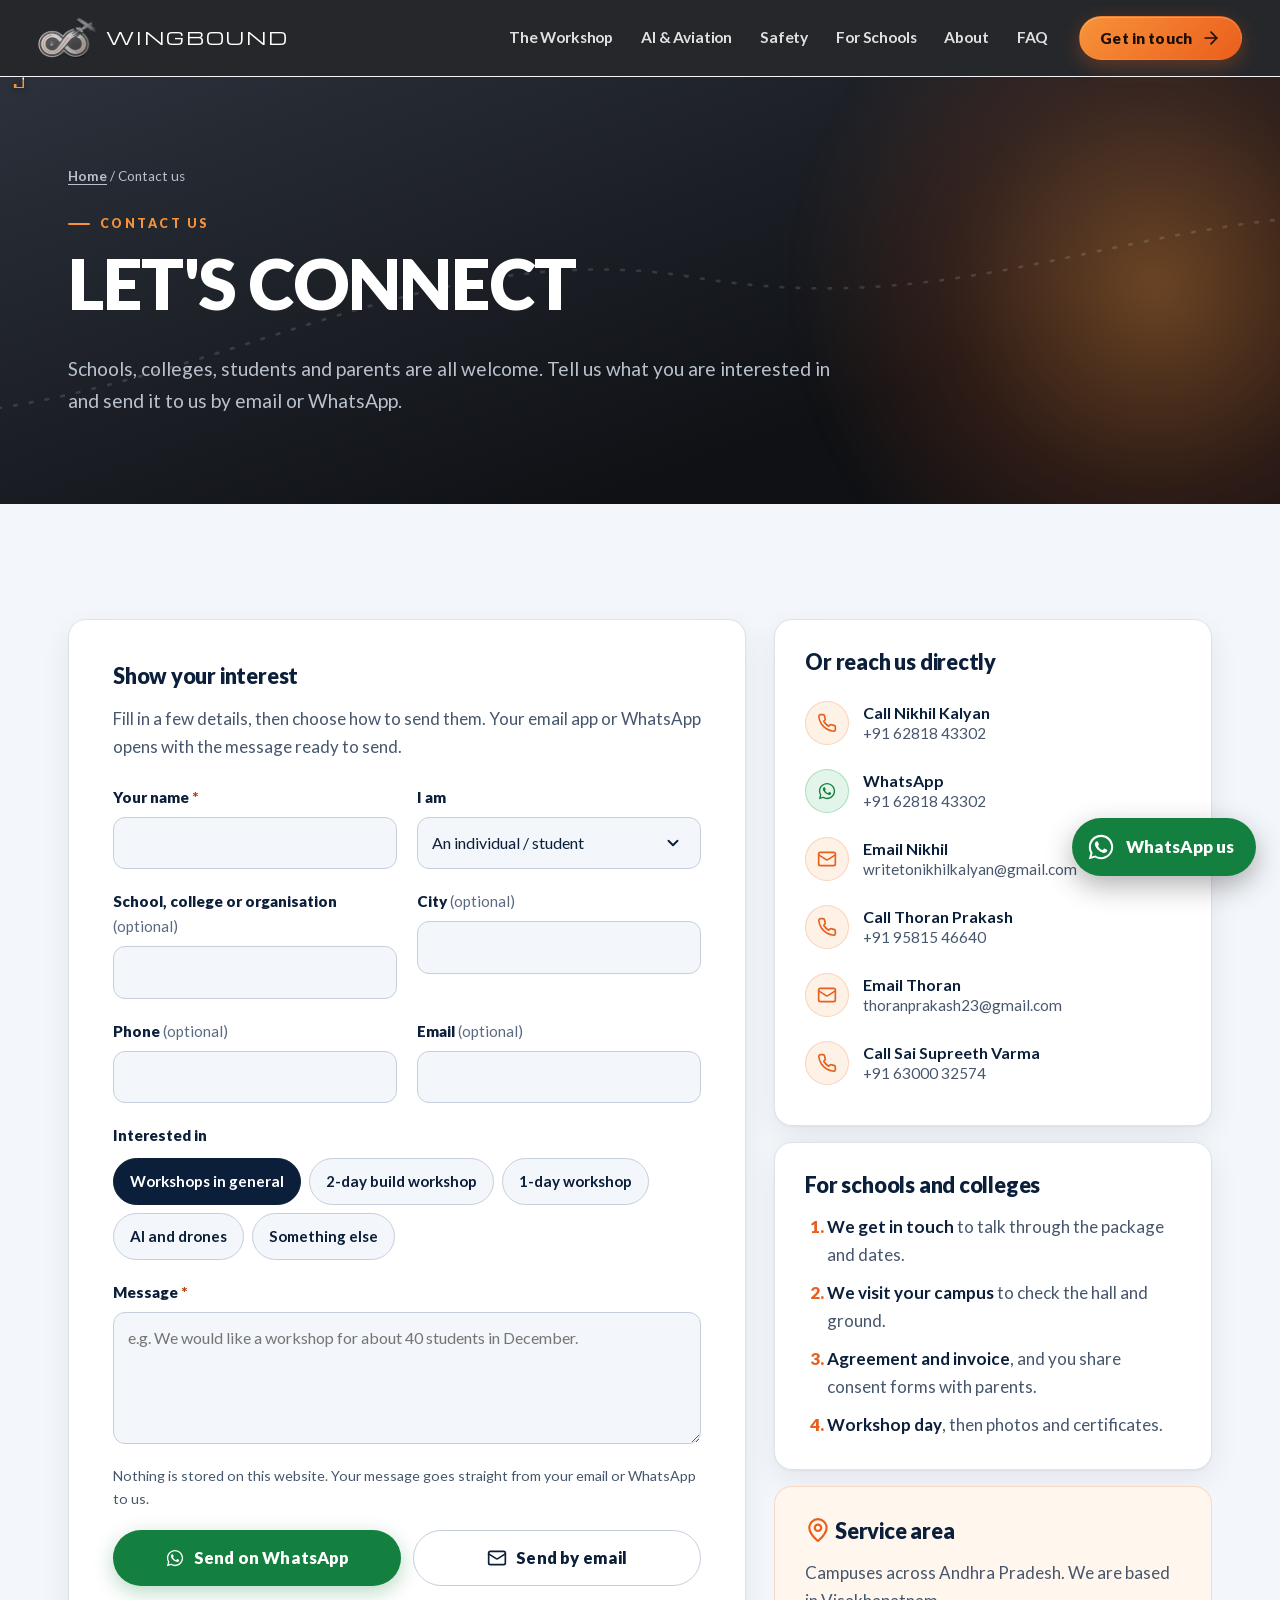
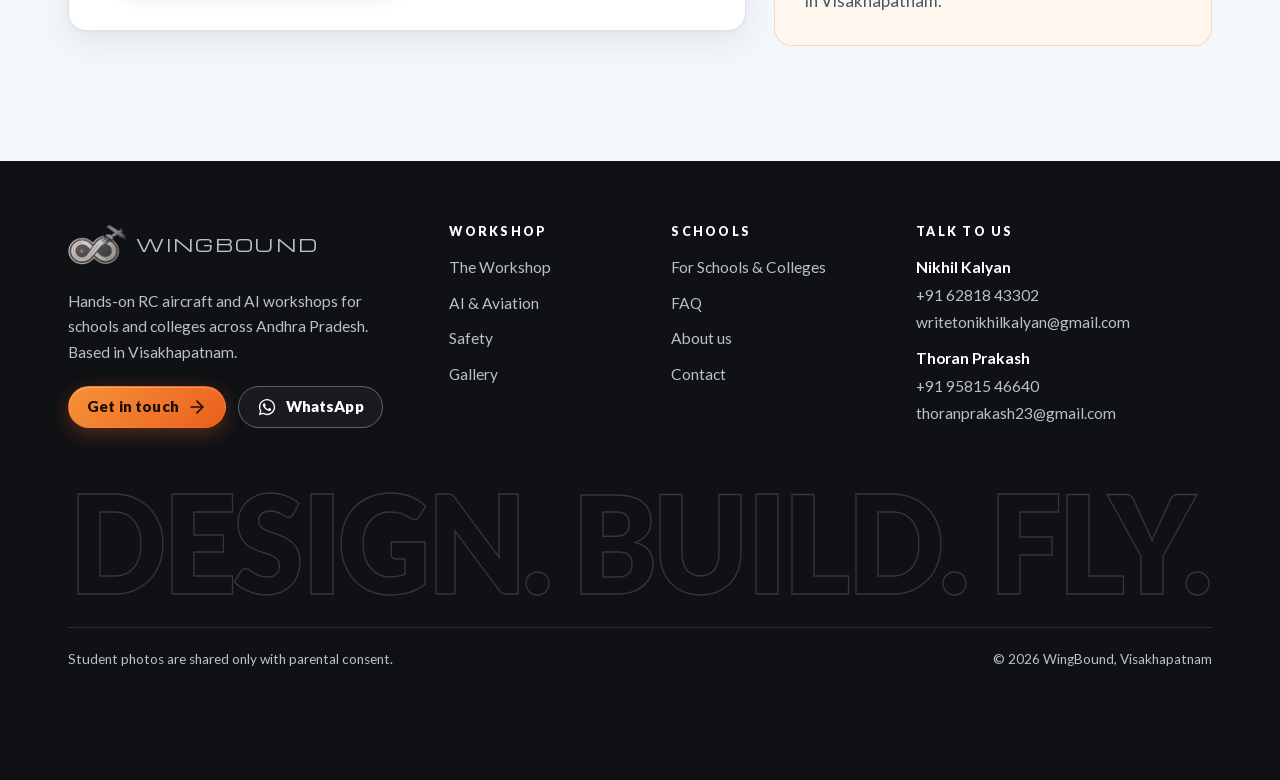
<file: book.html>
<!doctype html><html lang="en-IN"><head><meta charset="utf-8"><title>Contact WingBound</title><meta name="robots" content="noindex"><link rel="canonical" href="https://thoranprakash.github.io/wingbound-site/contact.html"><meta http-equiv="refresh" content="0; url=contact.html"></head><body><p><a href="contact.html">Continue to the contact page</a></p><script>location.replace("contact.html"+location.search)</script></body></html>
</file>
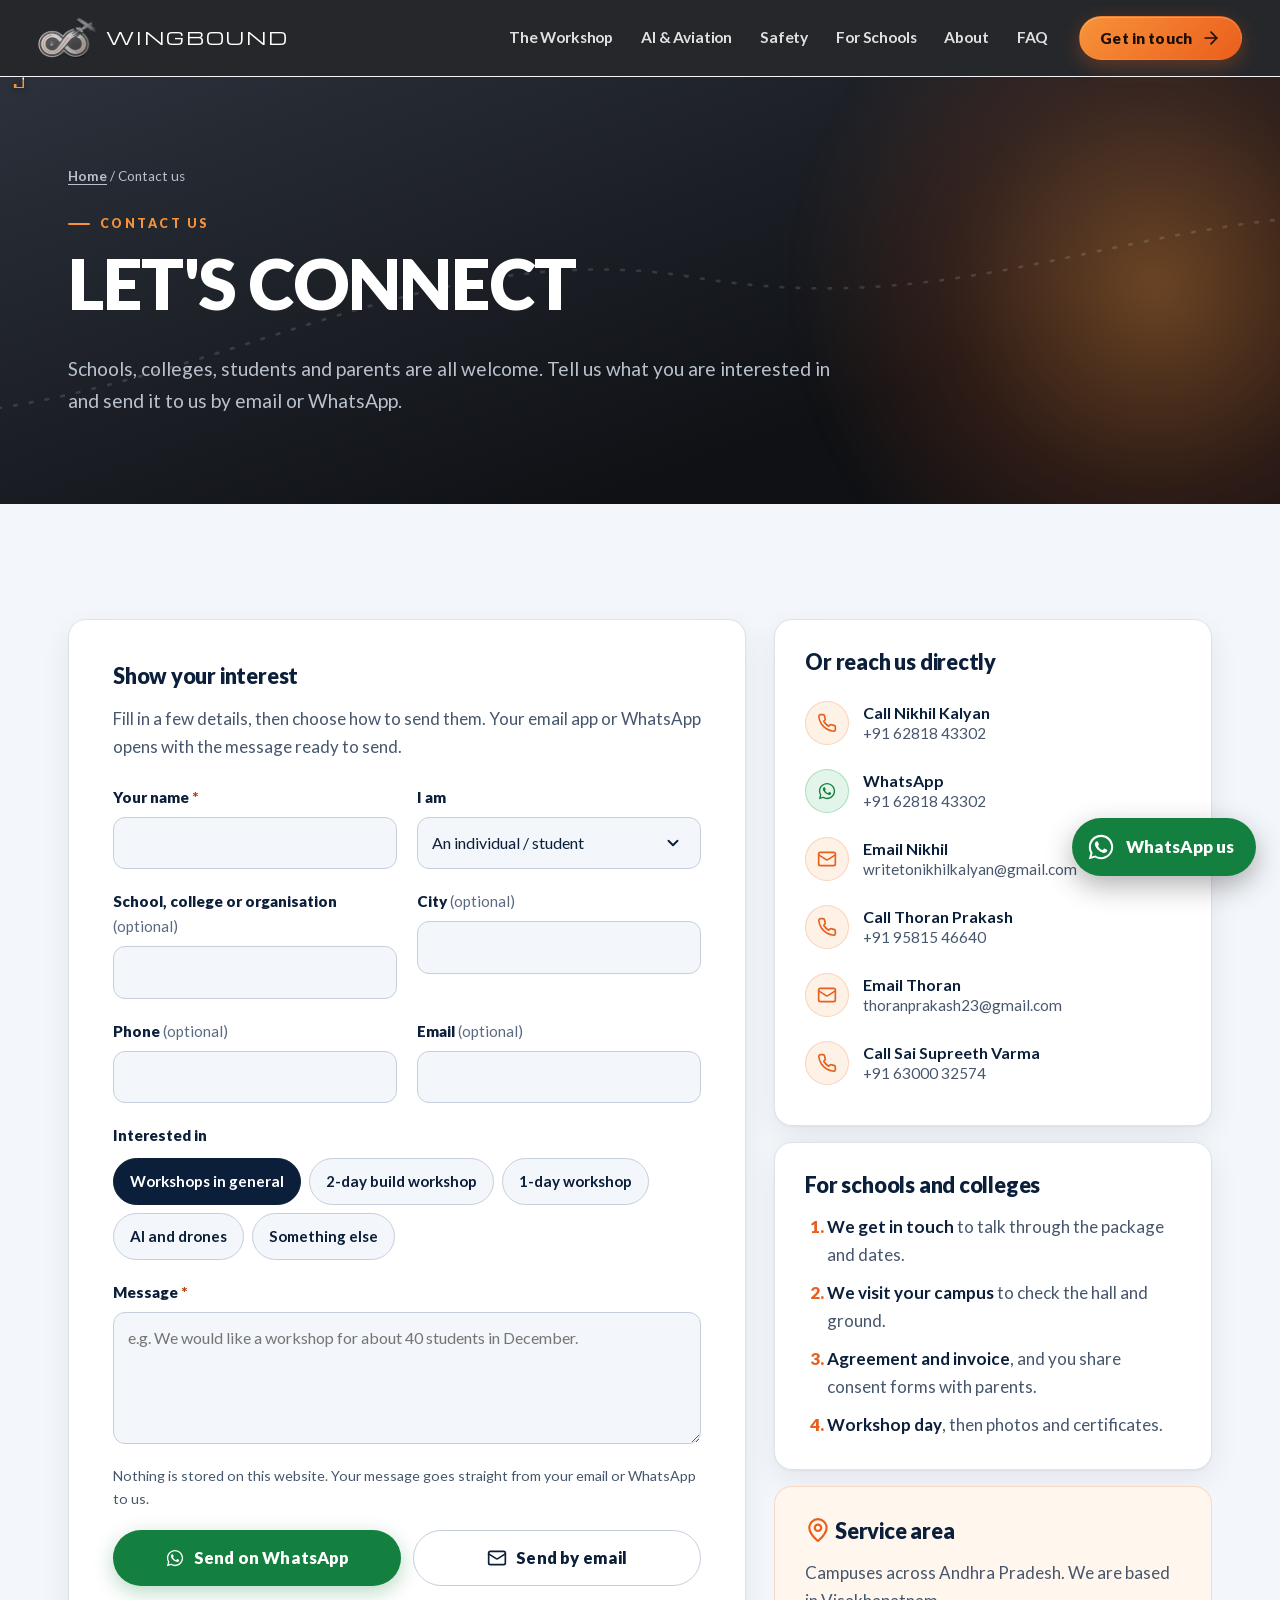
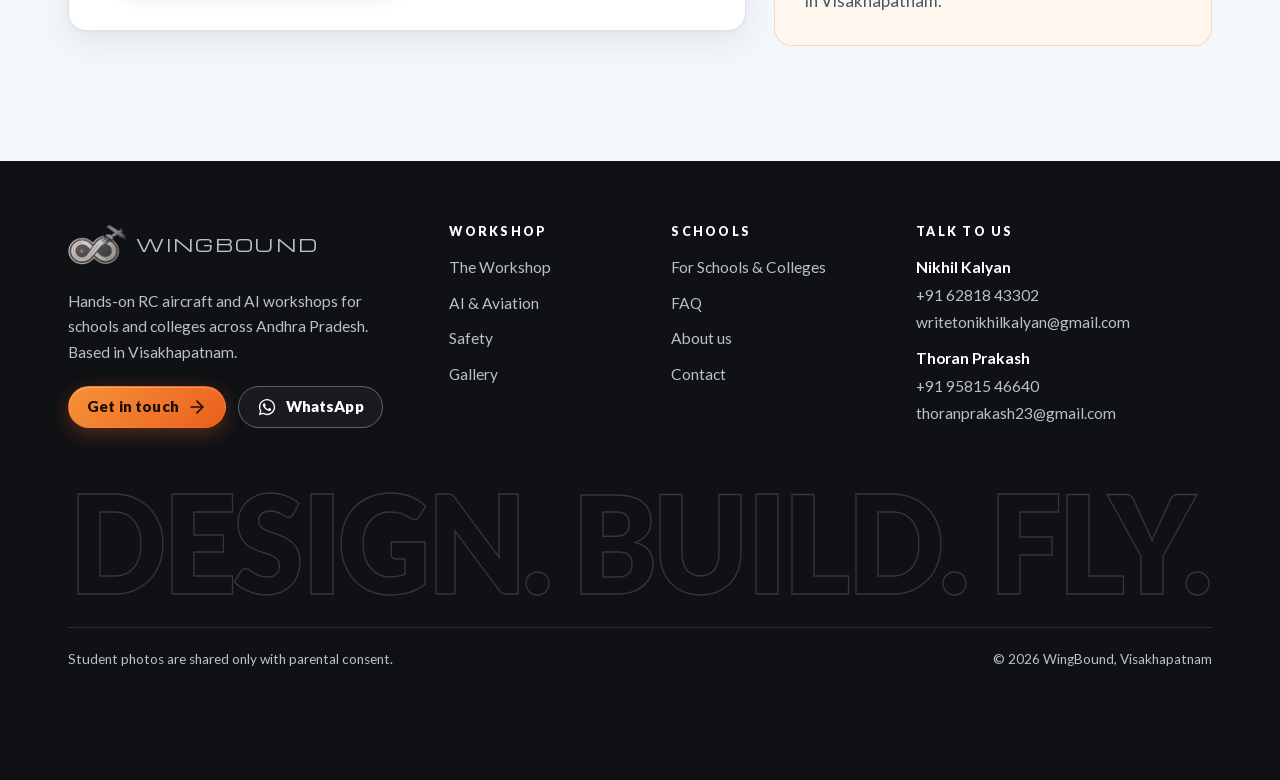
<file: contact.html>
<!doctype html>
<html lang="en-IN">
<head>
<meta charset="utf-8">
<meta name="viewport" content="width=device-width, initial-scale=1">
<title>Contact WingBound | Aeromodelling &amp; AI Workshops in Andhra Pradesh</title>
<meta name="description" content="Get in touch with WingBound about RC aircraft and AI workshops in Andhra Pradesh. Schools, colleges, students and parents can reach us by email or WhatsApp.">
<link rel="canonical" href="https://thoranprakash.github.io/wingbound-site/contact.html">
<meta name="theme-color" content="#0F1115">
<meta property="og:type" content="website">
<meta property="og:site_name" content="WingBound">
<meta property="og:title" content="Contact WingBound | Aeromodelling &amp; AI Workshops in Andhra Pradesh">
<meta property="og:description" content="Get in touch with WingBound about RC aircraft and AI workshops in Andhra Pradesh. Schools, colleges, students and parents can reach us by email or WhatsApp.">
<meta property="og:url" content="https://thoranprakash.github.io/wingbound-site/contact.html">
<meta property="og:image" content="https://thoranprakash.github.io/wingbound-site/assets/img/og-image.jpg">
<meta property="og:image:width" content="1200">
<meta property="og:image:height" content="630">
<meta property="og:locale" content="en_IN">
<meta name="twitter:card" content="summary_large_image">
<link rel="icon" type="image/png" sizes="64x64" href="assets/img/favicon-64.png">
<link rel="apple-touch-icon" href="assets/img/apple-touch-icon.png">
<link rel="preload" href="assets/fonts/lato-900.woff2" as="font" type="font/woff2" crossorigin>
<link rel="preload" href="assets/fonts/lato-400.woff2" as="font" type="font/woff2" crossorigin>
<link rel="stylesheet" href="assets/css/styles.css?v=a92b5c36">
<script>document.documentElement.classList.add("js")</script>
<script src="assets/js/main.js?v=bbc280e7" defer></script>
<script type="application/ld+json">{"@context": "https://schema.org", "@type": "BreadcrumbList", "itemListElement": [{"@type": "ListItem", "position": 1, "name": "Home", "item": "https://thoranprakash.github.io/wingbound-site/"}, {"@type": "ListItem", "position": 2, "name": "Contact us", "item": "https://thoranprakash.github.io/wingbound-site/contact.html"}]}</script>
</head>
<body>
<a class="skip-link" href="#main">Skip to content</a>
<svg width="0" height="0" style="position:absolute" aria-hidden="true" focusable="false">
  <symbol id="rc-plane" viewBox="-32 -32 64 64" fill="currentColor">
    <path d="M-26 -2.6 L17 -3.2 Q27 -3.2 29.5 0 Q27 3.2 17 3.2 L-26 2.6 Z"/>
    <rect x="-4" y="-28" width="12" height="56" rx="2.5"/>
    <rect x="-27" y="-11" width="7" height="22" rx="1.5"/>
    <rect x="-4" y="-28" width="12" height="5" rx="2" fill="#fff" opacity=".9"/>
    <rect x="-4" y="23" width="12" height="5" rx="2" fill="#fff" opacity=".9"/>
    <rect x="29.5" y="-9" width="1.8" height="18" rx=".9" opacity=".75"/>
  </symbol>
</svg>
<header class="site-header">
  <div class="header-inner">
    <a class="brand" href="index.html" aria-label="WingBound home">
      <picture><source srcset="assets/img/logo-240.webp" type="image/webp"><img src="assets/img/logo-240.png" alt="" width="240" height="165"></picture>
      <span class="brand-word">WINGBOUND</span>
    </a>
    <nav id="site-nav" class="site-nav" aria-label="Main">
      <ul class="nav-links">
        <li><a href="workshop.html">The Workshop</a></li><li><a href="ai-aviation.html">AI &amp; Aviation</a></li><li><a href="safety.html">Safety</a></li><li><a href="schools.html">For Schools</a></li><li><a href="about.html">About</a></li><li><a href="faq.html">FAQ</a></li>
      </ul>
      <a class="btn btn--primary nav-cta" href="contact.html" aria-current="page">Get in touch <svg class="icon" viewBox="0 0 24 24" fill="none" stroke="currentColor" stroke-width="2" stroke-linecap="round" stroke-linejoin="round" aria-hidden="true" focusable="false"><path d="M5 12h14" /><path d="m12 5 7 7-7 7" /></svg></a>
      <div class="nav-quick">
        <a href="tel:+916281843302"><svg class="icon" viewBox="0 0 24 24" fill="none" stroke="currentColor" stroke-width="2" stroke-linecap="round" stroke-linejoin="round" aria-hidden="true" focusable="false"><path d="M22 16.92v3a2 2 0 0 1-2.18 2 19.79 19.79 0 0 1-8.63-3.07 19.5 19.5 0 0 1-6-6 19.79 19.79 0 0 1-3.07-8.67A2 2 0 0 1 4.11 2h3a2 2 0 0 1 2 1.72 12.84 12.84 0 0 0 .7 2.81 2 2 0 0 1-.45 2.11L8.09 9.91a16 16 0 0 0 6 6l1.27-1.27a2 2 0 0 1 2.11-.45 12.84 12.84 0 0 0 2.81.7A2 2 0 0 1 22 16.92z" /></svg> Call +91 62818 43302</a>
        <a href="https://wa.me/916281843302?text=Hi%20WingBound%2C%20I%27d%20like%20to%20know%20more%20about%20your%20workshops." target="_blank" rel="noopener"><svg class="icon" viewBox="0 0 32 32" aria-hidden="true" focusable="false"><path fill="currentColor" d="M16.04 3C8.86 3 3.03 8.82 3.03 16c0 2.3.6 4.53 1.74 6.5L3 29l6.68-1.75A13 13 0 0 0 16.04 29C23.2 29 29 23.18 29 16S23.2 3 16.04 3Zm0 23.8c-2 0-3.94-.53-5.64-1.55l-.4-.24-3.97 1.04 1.06-3.86-.26-.4A10.77 10.77 0 0 1 5.24 16c0-5.95 4.85-10.8 10.8-10.8 5.94 0 10.77 4.85 10.77 10.8 0 5.96-4.83 10.8-10.77 10.8Zm5.92-8.08c-.33-.16-1.93-.95-2.23-1.06-.3-.11-.52-.16-.73.17-.22.32-.84 1.05-1.03 1.27-.19.22-.38.24-.7.08-.33-.16-1.38-.51-2.62-1.62-.97-.86-1.62-1.93-1.81-2.25-.19-.33-.02-.5.14-.66.15-.15.33-.38.49-.57.16-.19.22-.33.33-.54.11-.22.05-.41-.03-.57-.08-.16-.73-1.76-1-2.41-.26-.63-.53-.55-.73-.56h-.62c-.22 0-.57.08-.87.41-.3.32-1.14 1.11-1.14 2.71s1.17 3.15 1.33 3.36c.16.22 2.3 3.5 5.56 4.91.78.34 1.39.54 1.86.69.78.25 1.49.21 2.05.13.63-.09 1.93-.79 2.2-1.55.27-.76.27-1.42.19-1.55-.08-.14-.3-.22-.62-.38Z"/></svg> WhatsApp us</a>
      </div>
    </nav>
    <button class="nav-toggle" type="button" aria-expanded="false" aria-controls="site-nav" aria-label="Open menu">
      <span class="burger" aria-hidden="true"><span></span><span></span><span></span></span>
    </button>
  </div>
  <div class="flight-progress" aria-hidden="true"><span class="fp-trail"></span><svg class="fp-plane" viewBox="-32 -32 64 64"><use href="#rc-plane"/></svg></div>
</header>
<main id="main">
<section class="page-hero">
  <div class="glow" aria-hidden="true"></div>
  <svg class="sky sky--page " viewBox="0 0 1200 320" preserveAspectRatio="xMidYMid slice" aria-hidden="true" focusable="false"><path id="fp-page" d="M-60 250 C 220 290, 400 110, 640 150 S 1000 70, 1280 110" fill="none" stroke="none"/><path d="M-60 250 C 220 290, 400 110, 640 150 S 1000 70, 1280 110" class="sky-path" stroke-dasharray="2 10"/><path d="M-60 250 C 220 290, 400 110, 640 150 S 1000 70, 1280 110" class="sky-trail" pathLength="1" stroke-dasharray="1 1"><animate attributeName="stroke-dashoffset" values="1;0;0" keyTimes="0;0.7;1" dur="17s" repeatCount="indefinite"/><animate attributeName="opacity" values="1;1;0" keyTimes="0;0.7;0.95" dur="17s" repeatCount="indefinite"/></path><g class="sky-plane"><use href="#rc-plane" x="-22.0" y="-22.0" width="44" height="44"/><animateMotion dur="17s" repeatCount="indefinite" rotate="auto" calcMode="linear" keyPoints="0;1;1" keyTimes="0;0.7;1"><mpath href="#fp-page"/></animateMotion></g></svg>
  <div class="container">
    <p class="breadcrumb"><a href="index.html">Home</a> <span aria-hidden="true">/</span> Contact us</p>
    <span class="label">Contact us</span>
    <h1>Let's connect</h1>
    <p class="page-hero-sub">Schools, colleges, students and parents are all welcome. Tell us what you are interested in and send it to us by email or WhatsApp.</p>
    
  </div>
</section>


<section class="section" aria-labelledby="form-title">
  <div class="container contact-grid">
    <div class="card card--form">
      <h2 id="form-title" class="sub-head">Show your interest</h2>
      <p class="muted">Fill in a few details, then choose how to send them. Your email app or WhatsApp opens with the message ready to send.</p>
      <form id="contact-form" class="form" action="mailto:writetonikhilkalyan@gmail.com" method="post" enctype="text/plain" novalidate data-wa="916281843302" data-to="writetonikhilkalyan@gmail.com" data-cc="thoranprakash23@gmail.com">
        <div class="form-row">
          <div class="field">
            <label for="name">Your name <span class="req" aria-hidden="true">*</span></label>
            <input id="name" name="name" type="text" autocomplete="name" required aria-describedby="name-err">
            <span class="field-err" id="name-err">Please tell us your name.</span>
          </div>
          <div class="field">
            <label for="who">I am</label>
            <select id="who" name="who">
              <option>An individual / student</option>
              <option>A parent</option>
              <option>From a school</option>
              <option>From a college</option>
              <option>Other</option>
            </select>
          </div>
        </div>
        <div class="form-row">
          <div class="field">
            <label for="organisation">School, college or organisation <span class="opt">(optional)</span></label>
            <input id="organisation" name="organisation" type="text" autocomplete="organization">
          </div>
          <div class="field">
            <label for="city">City <span class="opt">(optional)</span></label>
            <input id="city" name="city" type="text" autocomplete="address-level2">
          </div>
        </div>
        <div class="form-row">
          <div class="field">
            <label for="phone">Phone <span class="opt">(optional)</span></label>
            <input id="phone" name="phone" type="tel" autocomplete="tel" inputmode="tel" pattern="[0-9+\(\)\s\-]{10,16}" aria-describedby="phone-err">
            <span class="field-err" id="phone-err">Use 10 to 16 digits, e.g. +91 98765 43210.</span>
          </div>
          <div class="field">
            <label for="email">Email <span class="opt">(optional)</span></label>
            <input id="email" name="email" type="email" autocomplete="email" aria-describedby="email-err">
            <span class="field-err" id="email-err">Please check the email address.</span>
          </div>
        </div>
        <fieldset class="field">
          <legend>Interested in</legend>
          <div class="choice-row" id="interest-group">
            <label class="choice"><input type="radio" name="interest" value="Workshops in general" checked><span>Workshops in general</span></label>
            <label class="choice"><input type="radio" name="interest" value="2-day build workshop" data-key="2day"><span>2-day build workshop</span></label>
            <label class="choice"><input type="radio" name="interest" value="1-day workshop" data-key="1day"><span>1-day workshop</span></label>
            <label class="choice"><input type="radio" name="interest" value="AI and drones"><span>AI and drones</span></label>
            <label class="choice"><input type="radio" name="interest" value="Something else"><span>Something else</span></label>
          </div>
        </fieldset>
        <div class="field">
          <label for="message">Message <span class="req" aria-hidden="true">*</span></label>
          <textarea id="message" name="message" rows="4" required aria-describedby="message-err" placeholder="e.g. We would like a workshop for about 40 students in December."></textarea>
          <span class="field-err" id="message-err">Please add a short message.</span>
        </div>
        <p class="form-small">Nothing is stored on this website. Your message goes straight from your email or WhatsApp to us.</p>
        <div class="send-row">
          <button class="btn btn--whatsapp btn--lg" type="submit" name="via" value="whatsapp"><svg class="icon" viewBox="0 0 32 32" aria-hidden="true" focusable="false"><path fill="currentColor" d="M16.04 3C8.86 3 3.03 8.82 3.03 16c0 2.3.6 4.53 1.74 6.5L3 29l6.68-1.75A13 13 0 0 0 16.04 29C23.2 29 29 23.18 29 16S23.2 3 16.04 3Zm0 23.8c-2 0-3.94-.53-5.64-1.55l-.4-.24-3.97 1.04 1.06-3.86-.26-.4A10.77 10.77 0 0 1 5.24 16c0-5.95 4.85-10.8 10.8-10.8 5.94 0 10.77 4.85 10.77 10.8 0 5.96-4.83 10.8-10.77 10.8Zm5.92-8.08c-.33-.16-1.93-.95-2.23-1.06-.3-.11-.52-.16-.73.17-.22.32-.84 1.05-1.03 1.27-.19.22-.38.24-.7.08-.33-.16-1.38-.51-2.62-1.62-.97-.86-1.62-1.93-1.81-2.25-.19-.33-.02-.5.14-.66.15-.15.33-.38.49-.57.16-.19.22-.33.33-.54.11-.22.05-.41-.03-.57-.08-.16-.73-1.76-1-2.41-.26-.63-.53-.55-.73-.56h-.62c-.22 0-.57.08-.87.41-.3.32-1.14 1.11-1.14 2.71s1.17 3.15 1.33 3.36c.16.22 2.3 3.5 5.56 4.91.78.34 1.39.54 1.86.69.78.25 1.49.21 2.05.13.63-.09 1.93-.79 2.2-1.55.27-.76.27-1.42.19-1.55-.08-.14-.3-.22-.62-.38Z"/></svg> Send on WhatsApp</button>
          <button class="btn btn--outline btn--lg" type="submit" name="via" value="email"><svg class="icon" viewBox="0 0 24 24" fill="none" stroke="currentColor" stroke-width="2" stroke-linecap="round" stroke-linejoin="round" aria-hidden="true" focusable="false"><rect width="20" height="16" x="2" y="4" rx="2" /><path d="m22 7-8.97 5.7a1.94 1.94 0 0 1-2.06 0L2 7" /></svg> Send by email</button>
        </div>
        <div id="form-status" class="form-status" role="status" aria-live="polite"></div>
      </form>
    </div>

    <div class="contact-side">
      <div class="card">
        <h2 class="sub-head">Or reach us directly</h2>
        <ul class="direct">
          <li><a href="tel:+916281843302"><span class="badge "><svg class="icon" viewBox="0 0 24 24" fill="none" stroke="currentColor" stroke-width="2" stroke-linecap="round" stroke-linejoin="round" aria-hidden="true" focusable="false"><path d="M22 16.92v3a2 2 0 0 1-2.18 2 19.79 19.79 0 0 1-8.63-3.07 19.5 19.5 0 0 1-6-6 19.79 19.79 0 0 1-3.07-8.67A2 2 0 0 1 4.11 2h3a2 2 0 0 1 2 1.72 12.84 12.84 0 0 0 .7 2.81 2 2 0 0 1-.45 2.11L8.09 9.91a16 16 0 0 0 6 6l1.27-1.27a2 2 0 0 1 2.11-.45 12.84 12.84 0 0 0 2.81.7A2 2 0 0 1 22 16.92z" /></svg></span><span><strong>Call Nikhil Kalyan</strong>+91 62818 43302</span></a></li>
          <li><a href="https://wa.me/916281843302?text=Hi%20WingBound%2C%20I%27d%20like%20to%20know%20more%20about%20your%20workshops." target="_blank" rel="noopener"><span class="badge badge--wa"><svg class="icon" viewBox="0 0 32 32" aria-hidden="true" focusable="false"><path fill="currentColor" d="M16.04 3C8.86 3 3.03 8.82 3.03 16c0 2.3.6 4.53 1.74 6.5L3 29l6.68-1.75A13 13 0 0 0 16.04 29C23.2 29 29 23.18 29 16S23.2 3 16.04 3Zm0 23.8c-2 0-3.94-.53-5.64-1.55l-.4-.24-3.97 1.04 1.06-3.86-.26-.4A10.77 10.77 0 0 1 5.24 16c0-5.95 4.85-10.8 10.8-10.8 5.94 0 10.77 4.85 10.77 10.8 0 5.96-4.83 10.8-10.77 10.8Zm5.92-8.08c-.33-.16-1.93-.95-2.23-1.06-.3-.11-.52-.16-.73.17-.22.32-.84 1.05-1.03 1.27-.19.22-.38.24-.7.08-.33-.16-1.38-.51-2.62-1.62-.97-.86-1.62-1.93-1.81-2.25-.19-.33-.02-.5.14-.66.15-.15.33-.38.49-.57.16-.19.22-.33.33-.54.11-.22.05-.41-.03-.57-.08-.16-.73-1.76-1-2.41-.26-.63-.53-.55-.73-.56h-.62c-.22 0-.57.08-.87.41-.3.32-1.14 1.11-1.14 2.71s1.17 3.15 1.33 3.36c.16.22 2.3 3.5 5.56 4.91.78.34 1.39.54 1.86.69.78.25 1.49.21 2.05.13.63-.09 1.93-.79 2.2-1.55.27-.76.27-1.42.19-1.55-.08-.14-.3-.22-.62-.38Z"/></svg></span><span><strong>WhatsApp</strong>+91 62818 43302</span></a></li>
          <li><a href="mailto:writetonikhilkalyan@gmail.com"><span class="badge "><svg class="icon" viewBox="0 0 24 24" fill="none" stroke="currentColor" stroke-width="2" stroke-linecap="round" stroke-linejoin="round" aria-hidden="true" focusable="false"><rect width="20" height="16" x="2" y="4" rx="2" /><path d="m22 7-8.97 5.7a1.94 1.94 0 0 1-2.06 0L2 7" /></svg></span><span><strong>Email Nikhil</strong>writetonikhilkalyan@gmail.com</span></a></li>
          <li><a href="tel:+919581546640"><span class="badge "><svg class="icon" viewBox="0 0 24 24" fill="none" stroke="currentColor" stroke-width="2" stroke-linecap="round" stroke-linejoin="round" aria-hidden="true" focusable="false"><path d="M22 16.92v3a2 2 0 0 1-2.18 2 19.79 19.79 0 0 1-8.63-3.07 19.5 19.5 0 0 1-6-6 19.79 19.79 0 0 1-3.07-8.67A2 2 0 0 1 4.11 2h3a2 2 0 0 1 2 1.72 12.84 12.84 0 0 0 .7 2.81 2 2 0 0 1-.45 2.11L8.09 9.91a16 16 0 0 0 6 6l1.27-1.27a2 2 0 0 1 2.11-.45 12.84 12.84 0 0 0 2.81.7A2 2 0 0 1 22 16.92z" /></svg></span><span><strong>Call Thoran Prakash</strong>+91 95815 46640</span></a></li>
          <li><a href="mailto:thoranprakash23@gmail.com"><span class="badge "><svg class="icon" viewBox="0 0 24 24" fill="none" stroke="currentColor" stroke-width="2" stroke-linecap="round" stroke-linejoin="round" aria-hidden="true" focusable="false"><rect width="20" height="16" x="2" y="4" rx="2" /><path d="m22 7-8.97 5.7a1.94 1.94 0 0 1-2.06 0L2 7" /></svg></span><span><strong>Email Thoran</strong>thoranprakash23@gmail.com</span></a></li>
          <li><a href="tel:+916300032574"><span class="badge "><svg class="icon" viewBox="0 0 24 24" fill="none" stroke="currentColor" stroke-width="2" stroke-linecap="round" stroke-linejoin="round" aria-hidden="true" focusable="false"><path d="M22 16.92v3a2 2 0 0 1-2.18 2 19.79 19.79 0 0 1-8.63-3.07 19.5 19.5 0 0 1-6-6 19.79 19.79 0 0 1-3.07-8.67A2 2 0 0 1 4.11 2h3a2 2 0 0 1 2 1.72 12.84 12.84 0 0 0 .7 2.81 2 2 0 0 1-.45 2.11L8.09 9.91a16 16 0 0 0 6 6l1.27-1.27a2 2 0 0 1 2.11-.45 12.84 12.84 0 0 0 2.81.7A2 2 0 0 1 22 16.92z" /></svg></span><span><strong>Call Sai Supreeth Varma</strong>+91 63000 32574</span></a></li>
        </ul>
      </div>
      <div class="card">
        <h2 class="sub-head">For schools and colleges</h2>
        <ol class="mini-steps">
          <li><strong>We get in touch</strong> to talk through the package and dates.</li>
          <li><strong>We visit your campus</strong> to check the hall and ground.</li>
          <li><strong>Agreement and invoice</strong>, and you share consent forms with parents.</li>
          <li><strong>Workshop day</strong>, then photos and certificates.</li>
        </ol>
      </div>
      <div class="card card--tint">
        <h2 class="sub-head"><svg class="icon" viewBox="0 0 24 24" fill="none" stroke="currentColor" stroke-width="2" stroke-linecap="round" stroke-linejoin="round" aria-hidden="true" focusable="false"><path d="M20 10c0 4.993-5.539 10.193-7.399 11.799a1 1 0 0 1-1.202 0C9.539 20.193 4 14.993 4 10a8 8 0 0 1 16 0" /><circle cx="12" cy="10" r="3" /></svg> Service area</h2>
        <p class="mt-0">Campuses across Andhra Pradesh. We are based in Visakhapatnam.</p>
      </div>
    </div>
  </div>
</section>
</main>
<footer class="site-footer">
  <div class="container">
    <div class="footer-top">
      <div class="footer-brand">
        <a class="brand" href="index.html" aria-label="WingBound home">
          <picture><source srcset="assets/img/logo-240.webp" type="image/webp"><img src="assets/img/logo-240.png" alt="" width="240" height="165" loading="lazy"></picture>
          <span class="brand-word">WINGBOUND</span>
        </a>
        <p>Hands-on RC aircraft and AI workshops for schools and colleges across Andhra Pradesh. Based in Visakhapatnam.</p>
        <div class="btn-row">
          <a class="btn btn--primary btn--sm" href="contact.html">Get in touch <svg class="icon" viewBox="0 0 24 24" fill="none" stroke="currentColor" stroke-width="2" stroke-linecap="round" stroke-linejoin="round" aria-hidden="true" focusable="false"><path d="M5 12h14" /><path d="m12 5 7 7-7 7" /></svg></a>
          <a class="btn btn--ghost btn--sm" href="https://wa.me/916281843302?text=Hi%20WingBound%2C%20I%27d%20like%20to%20know%20more%20about%20your%20workshops." target="_blank" rel="noopener"><svg class="icon" viewBox="0 0 32 32" aria-hidden="true" focusable="false"><path fill="currentColor" d="M16.04 3C8.86 3 3.03 8.82 3.03 16c0 2.3.6 4.53 1.74 6.5L3 29l6.68-1.75A13 13 0 0 0 16.04 29C23.2 29 29 23.18 29 16S23.2 3 16.04 3Zm0 23.8c-2 0-3.94-.53-5.64-1.55l-.4-.24-3.97 1.04 1.06-3.86-.26-.4A10.77 10.77 0 0 1 5.24 16c0-5.95 4.85-10.8 10.8-10.8 5.94 0 10.77 4.85 10.77 10.8 0 5.96-4.83 10.8-10.77 10.8Zm5.92-8.08c-.33-.16-1.93-.95-2.23-1.06-.3-.11-.52-.16-.73.17-.22.32-.84 1.05-1.03 1.27-.19.22-.38.24-.7.08-.33-.16-1.38-.51-2.62-1.62-.97-.86-1.62-1.93-1.81-2.25-.19-.33-.02-.5.14-.66.15-.15.33-.38.49-.57.16-.19.22-.33.33-.54.11-.22.05-.41-.03-.57-.08-.16-.73-1.76-1-2.41-.26-.63-.53-.55-.73-.56h-.62c-.22 0-.57.08-.87.41-.3.32-1.14 1.11-1.14 2.71s1.17 3.15 1.33 3.36c.16.22 2.3 3.5 5.56 4.91.78.34 1.39.54 1.86.69.78.25 1.49.21 2.05.13.63-.09 1.93-.79 2.2-1.55.27-.76.27-1.42.19-1.55-.08-.14-.3-.22-.62-.38Z"/></svg> WhatsApp</a>
        </div>
      </div>
      <nav class="footer-col" aria-label="Footer: workshop">
        <h2>Workshop</h2>
        <ul>
          <li><a href="workshop.html">The Workshop</a></li>
          <li><a href="ai-aviation.html">AI &amp; Aviation</a></li>
          <li><a href="safety.html">Safety</a></li>
          <li><a href="gallery.html">Gallery</a></li>
        </ul>
      </nav>
      <nav class="footer-col" aria-label="Footer: schools">
        <h2>Schools</h2>
        <ul>
          <li><a href="schools.html">For Schools &amp; Colleges</a></li>
          <li><a href="faq.html">FAQ</a></li>
          <li><a href="about.html">About us</a></li>
          <li><a href="contact.html">Contact</a></li>
          
        </ul>
      </nav>
      <div class="footer-col">
        <h2>Talk to us</h2>
        <ul class="footer-contacts">
          <li><strong>Nikhil Kalyan</strong><a href="tel:+916281843302">+91 62818 43302</a><a href="mailto:writetonikhilkalyan@gmail.com">writetonikhilkalyan@gmail.com</a></li>
          <li><strong>Thoran Prakash</strong><a href="tel:+919581546640">+91 95815 46640</a><a href="mailto:thoranprakash23@gmail.com">thoranprakash23@gmail.com</a></li>
        </ul>
      </div>
    </div>
    <svg class="footer-mark" viewBox="0 0 1000 104" aria-hidden="true" focusable="false"><text x="2" y="96" textLength="996" lengthAdjust="spacingAndGlyphs">DESIGN. BUILD. FLY.</text></svg>
    <div class="footer-bottom">
      <p>Student photos are shared only with parental consent.</p>
      <p>&copy; <span data-year>2026</span> WingBound, Visakhapatnam</p>
    </div>
  </div>
</footer>
<aside aria-label="Quick contact">
  <a class="wa-float" href="https://wa.me/916281843302?text=Hi%20WingBound%2C%20I%27d%20like%20to%20know%20more%20about%20your%20workshops." target="_blank" rel="noopener" aria-label="Chat with WingBound on WhatsApp (opens in a new tab)"><svg class="icon" viewBox="0 0 32 32" aria-hidden="true" focusable="false"><path fill="currentColor" d="M16.04 3C8.86 3 3.03 8.82 3.03 16c0 2.3.6 4.53 1.74 6.5L3 29l6.68-1.75A13 13 0 0 0 16.04 29C23.2 29 29 23.18 29 16S23.2 3 16.04 3Zm0 23.8c-2 0-3.94-.53-5.64-1.55l-.4-.24-3.97 1.04 1.06-3.86-.26-.4A10.77 10.77 0 0 1 5.24 16c0-5.95 4.85-10.8 10.8-10.8 5.94 0 10.77 4.85 10.77 10.8 0 5.96-4.83 10.8-10.77 10.8Zm5.92-8.08c-.33-.16-1.93-.95-2.23-1.06-.3-.11-.52-.16-.73.17-.22.32-.84 1.05-1.03 1.27-.19.22-.38.24-.7.08-.33-.16-1.38-.51-2.62-1.62-.97-.86-1.62-1.93-1.81-2.25-.19-.33-.02-.5.14-.66.15-.15.33-.38.49-.57.16-.19.22-.33.33-.54.11-.22.05-.41-.03-.57-.08-.16-.73-1.76-1-2.41-.26-.63-.53-.55-.73-.56h-.62c-.22 0-.57.08-.87.41-.3.32-1.14 1.11-1.14 2.71s1.17 3.15 1.33 3.36c.16.22 2.3 3.5 5.56 4.91.78.34 1.39.54 1.86.69.78.25 1.49.21 2.05.13.63-.09 1.93-.79 2.2-1.55.27-.76.27-1.42.19-1.55-.08-.14-.3-.22-.62-.38Z"/></svg><span>WhatsApp us</span></a>
</aside>
</body>
</html>
</file>
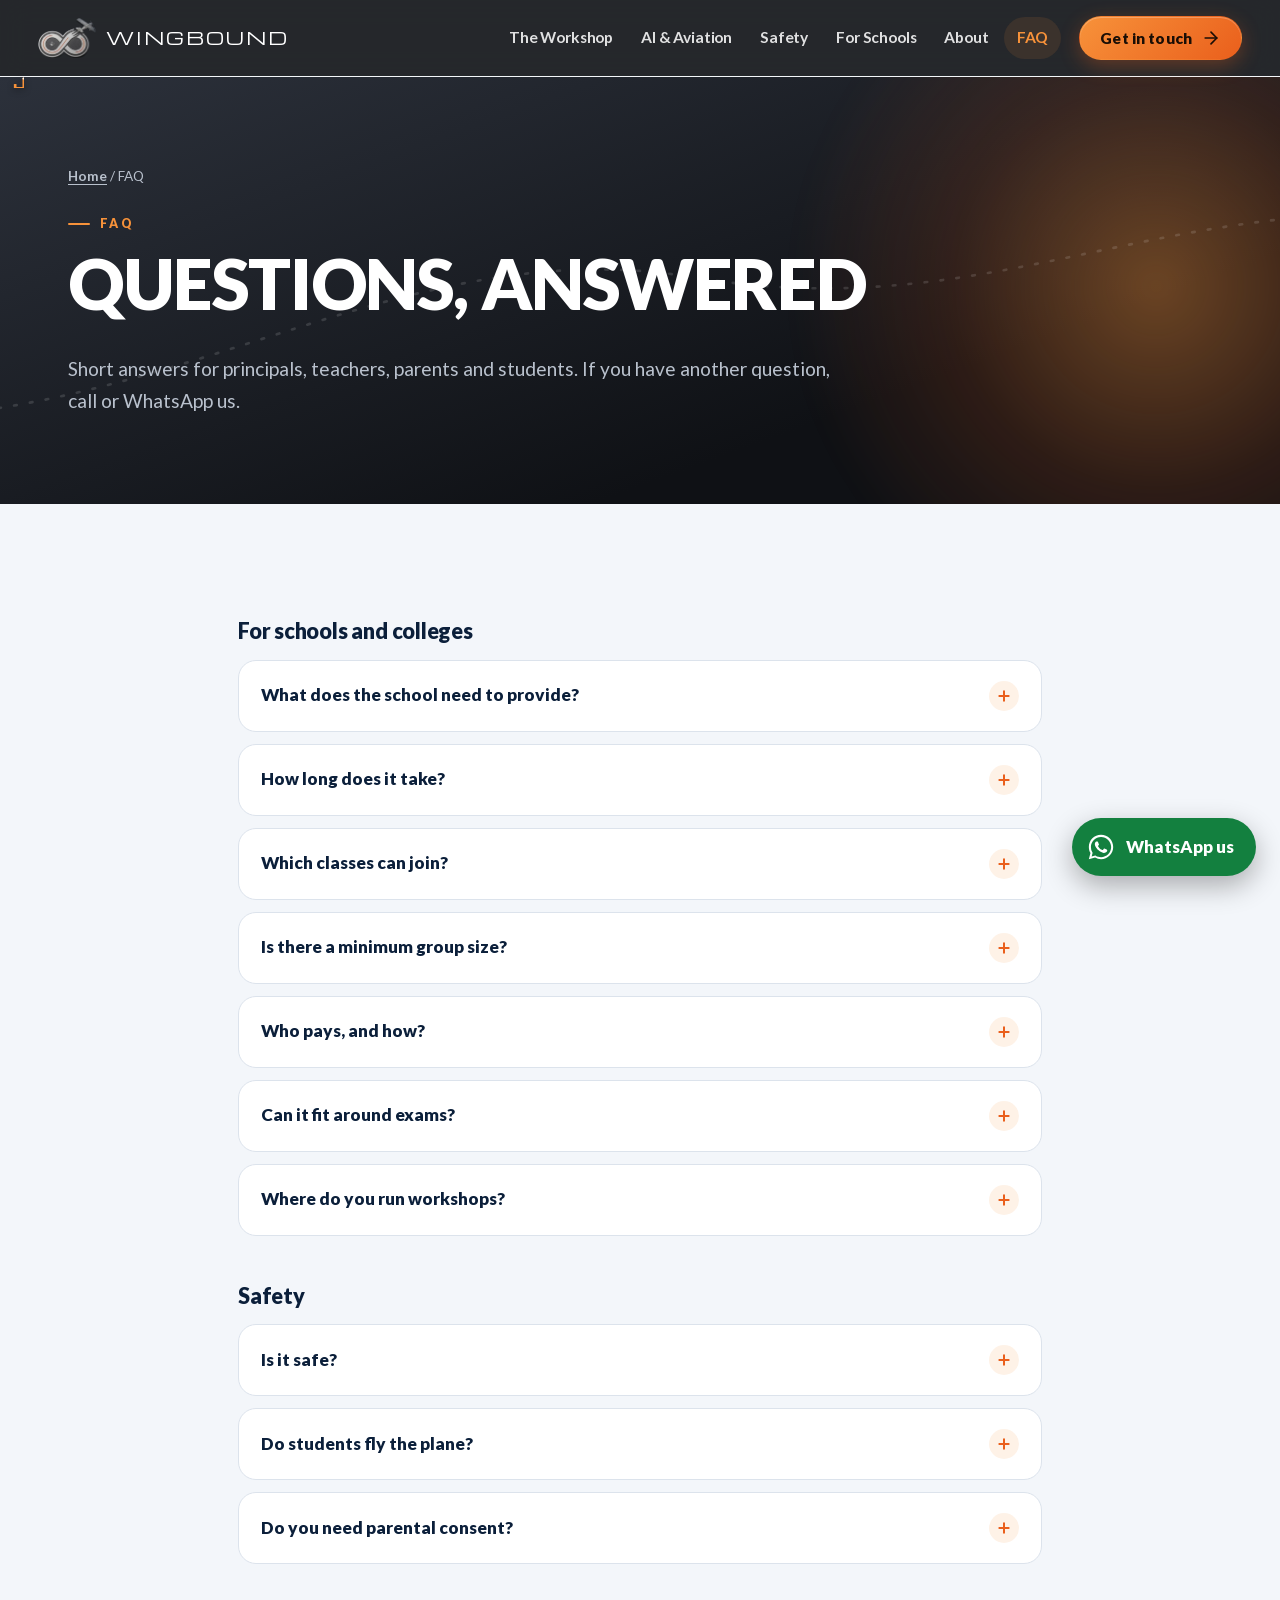
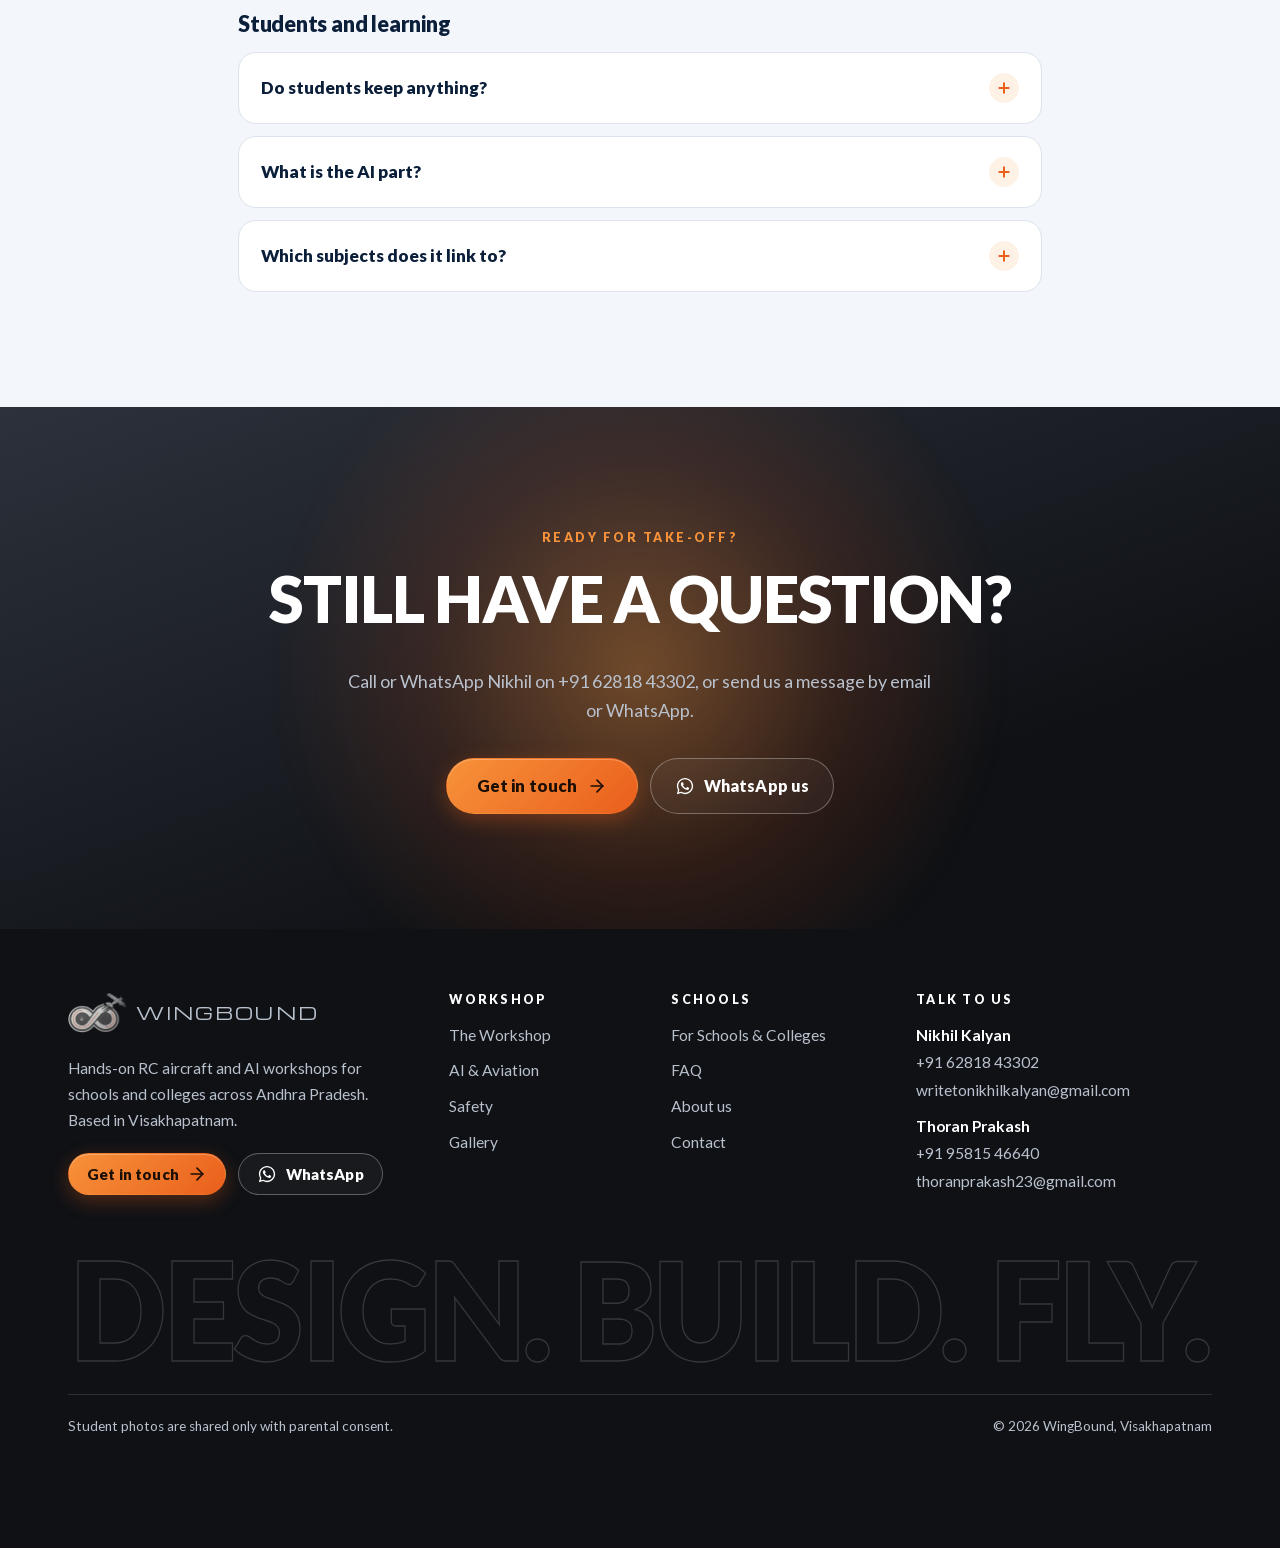
<file: faq.html>
<!doctype html>
<html lang="en-IN">
<head>
<meta charset="utf-8">
<meta name="viewport" content="width=device-width, initial-scale=1">
<title>FAQ: Aeromodelling Workshop for Schools | WingBound</title>
<meta name="description" content="Answers on safety, who flies the plane, what schools provide, timings, which classes can join and the AI part of WingBound's RC aircraft workshop.">
<link rel="canonical" href="https://thoranprakash.github.io/wingbound-site/faq.html">
<meta name="theme-color" content="#0F1115">
<meta property="og:type" content="website">
<meta property="og:site_name" content="WingBound">
<meta property="og:title" content="FAQ: Aeromodelling Workshop for Schools | WingBound">
<meta property="og:description" content="Answers on safety, who flies the plane, what schools provide, timings, which classes can join and the AI part of WingBound's RC aircraft workshop.">
<meta property="og:url" content="https://thoranprakash.github.io/wingbound-site/faq.html">
<meta property="og:image" content="https://thoranprakash.github.io/wingbound-site/assets/img/og-image.jpg">
<meta property="og:image:width" content="1200">
<meta property="og:image:height" content="630">
<meta property="og:locale" content="en_IN">
<meta name="twitter:card" content="summary_large_image">
<link rel="icon" type="image/png" sizes="64x64" href="assets/img/favicon-64.png">
<link rel="apple-touch-icon" href="assets/img/apple-touch-icon.png">
<link rel="preload" href="assets/fonts/lato-900.woff2" as="font" type="font/woff2" crossorigin>
<link rel="preload" href="assets/fonts/lato-400.woff2" as="font" type="font/woff2" crossorigin>
<link rel="stylesheet" href="assets/css/styles.css?v=a92b5c36">
<script>document.documentElement.classList.add("js")</script>
<script src="assets/js/main.js?v=bbc280e7" defer></script>
<script type="application/ld+json">{"@context": "https://schema.org", "@type": "FAQPage", "mainEntity": [{"@type": "Question", "name": "What does the school need to provide?", "acceptedAnswer": {"@type": "Answer", "text": "A hall or lab with tables and power sockets, a projector, an open ground at least 100 m × 50 m, one teacher present throughout, and signed consent forms. We bring everything else."}}, {"@type": "Question", "name": "How long does it take?", "acceptedAnswer": {"@type": "Answer", "text": "The full build workshop runs over 2 days: about 5½ hours on Day 1 and 6 hours on Day 2. There is also a 1-day version with theory, a live build demo and a flight demo, without student fabrication."}}, {"@type": "Question", "name": "Which classes can join?", "acceptedAnswer": {"@type": "Answer", "text": "Students from Class 8 through engineering and diploma. We work in batches of 30–60 students, in teams of 4–5, with one instructor for every 12 students."}}, {"@type": "Question", "name": "Is there a minimum group size?", "acceptedAnswer": {"@type": "Answer", "text": "Yes, the minimum is 30 students. Each batch is 30–60 students."}}, {"@type": "Question", "name": "Who pays, and how?", "acceptedAnswer": {"@type": "Answer", "text": "We invoice the institution, not students. 50% is due on booking and 50% within 7 days after the workshop."}}, {"@type": "Question", "name": "Can it fit around exams?", "acceptedAnswer": {"@type": "Answer", "text": "Yes. You choose the dates, and the 1-day version suits a busy term. Get in touch early so we have time to visit your campus before the workshop."}}, {"@type": "Question", "name": "Where do you run workshops?", "acceptedAnswer": {"@type": "Answer", "text": "On school and college campuses across Andhra Pradesh. We are based in Visakhapatnam."}}, {"@type": "Question", "name": "Is it safe?", "acceptedAnswer": {"@type": "Answer", "text": "Yes. Only experienced WingBound pilots fly, and students stay behind a marked flight line. We check the campus on the DGCA Digital Sky airspace map before confirming a date. LiPo batteries are charged only by instructors in fire-safe bags, propellers go on only for the flight demo, and a first-aid kit and a school teacher are present throughout."}}, {"@type": "Question", "name": "Do students fly the plane?", "acceptedAnswer": {"@type": "Answer", "text": "Our pilots fly the aircraft. Students can try the controls through a trainer link, under supervision. The instructor holds the master radio and can take over at any moment."}}, {"@type": "Question", "name": "Do you need parental consent?", "acceptedAnswer": {"@type": "Answer", "text": "Yes. We need signed parental consent for every student under 18. Student photos are shared only with parental consent."}}, {"@type": "Question", "name": "Do students keep anything?", "acceptedAnswer": {"@type": "Answer", "text": "Every participant receives a certificate. Students also keep what they learn: how to design and size a trainer, and how the electronics fit together. Ask us if your institution would like to keep the team aircraft."}}, {"@type": "Question", "name": "What is the AI part?", "acceptedAnswer": {"@type": "Answer", "text": "Module 6 shows how AI makes aircraft smarter, such as self-levelling, return to home and obstacle detection, and where AI-powered drones already help people. We also share a project path students can follow in an Atal Tinkering Lab or computer lab, using free tools like ArduPilot, INAV and Google Teachable Machine."}}, {"@type": "Question", "name": "Which subjects does it link to?", "acceptedAnswer": {"@type": "Answer", "text": "Physics, mathematics, design and technology, and computer science (AI)."}}]}</script>
<script type="application/ld+json">{"@context": "https://schema.org", "@type": "BreadcrumbList", "itemListElement": [{"@type": "ListItem", "position": 1, "name": "Home", "item": "https://thoranprakash.github.io/wingbound-site/"}, {"@type": "ListItem", "position": 2, "name": "FAQ", "item": "https://thoranprakash.github.io/wingbound-site/faq.html"}]}</script>
</head>
<body>
<a class="skip-link" href="#main">Skip to content</a>
<svg width="0" height="0" style="position:absolute" aria-hidden="true" focusable="false">
  <symbol id="rc-plane" viewBox="-32 -32 64 64" fill="currentColor">
    <path d="M-26 -2.6 L17 -3.2 Q27 -3.2 29.5 0 Q27 3.2 17 3.2 L-26 2.6 Z"/>
    <rect x="-4" y="-28" width="12" height="56" rx="2.5"/>
    <rect x="-27" y="-11" width="7" height="22" rx="1.5"/>
    <rect x="-4" y="-28" width="12" height="5" rx="2" fill="#fff" opacity=".9"/>
    <rect x="-4" y="23" width="12" height="5" rx="2" fill="#fff" opacity=".9"/>
    <rect x="29.5" y="-9" width="1.8" height="18" rx=".9" opacity=".75"/>
  </symbol>
</svg>
<header class="site-header">
  <div class="header-inner">
    <a class="brand" href="index.html" aria-label="WingBound home">
      <picture><source srcset="assets/img/logo-240.webp" type="image/webp"><img src="assets/img/logo-240.png" alt="" width="240" height="165"></picture>
      <span class="brand-word">WINGBOUND</span>
    </a>
    <nav id="site-nav" class="site-nav" aria-label="Main">
      <ul class="nav-links">
        <li><a href="workshop.html">The Workshop</a></li><li><a href="ai-aviation.html">AI &amp; Aviation</a></li><li><a href="safety.html">Safety</a></li><li><a href="schools.html">For Schools</a></li><li><a href="about.html">About</a></li><li><a href="faq.html" aria-current="page">FAQ</a></li>
      </ul>
      <a class="btn btn--primary nav-cta" href="contact.html">Get in touch <svg class="icon" viewBox="0 0 24 24" fill="none" stroke="currentColor" stroke-width="2" stroke-linecap="round" stroke-linejoin="round" aria-hidden="true" focusable="false"><path d="M5 12h14" /><path d="m12 5 7 7-7 7" /></svg></a>
      <div class="nav-quick">
        <a href="tel:+916281843302"><svg class="icon" viewBox="0 0 24 24" fill="none" stroke="currentColor" stroke-width="2" stroke-linecap="round" stroke-linejoin="round" aria-hidden="true" focusable="false"><path d="M22 16.92v3a2 2 0 0 1-2.18 2 19.79 19.79 0 0 1-8.63-3.07 19.5 19.5 0 0 1-6-6 19.79 19.79 0 0 1-3.07-8.67A2 2 0 0 1 4.11 2h3a2 2 0 0 1 2 1.72 12.84 12.84 0 0 0 .7 2.81 2 2 0 0 1-.45 2.11L8.09 9.91a16 16 0 0 0 6 6l1.27-1.27a2 2 0 0 1 2.11-.45 12.84 12.84 0 0 0 2.81.7A2 2 0 0 1 22 16.92z" /></svg> Call +91 62818 43302</a>
        <a href="https://wa.me/916281843302?text=Hi%20WingBound%2C%20I%27d%20like%20to%20know%20more%20about%20your%20workshops." target="_blank" rel="noopener"><svg class="icon" viewBox="0 0 32 32" aria-hidden="true" focusable="false"><path fill="currentColor" d="M16.04 3C8.86 3 3.03 8.82 3.03 16c0 2.3.6 4.53 1.74 6.5L3 29l6.68-1.75A13 13 0 0 0 16.04 29C23.2 29 29 23.18 29 16S23.2 3 16.04 3Zm0 23.8c-2 0-3.94-.53-5.64-1.55l-.4-.24-3.97 1.04 1.06-3.86-.26-.4A10.77 10.77 0 0 1 5.24 16c0-5.95 4.85-10.8 10.8-10.8 5.94 0 10.77 4.85 10.77 10.8 0 5.96-4.83 10.8-10.77 10.8Zm5.92-8.08c-.33-.16-1.93-.95-2.23-1.06-.3-.11-.52-.16-.73.17-.22.32-.84 1.05-1.03 1.27-.19.22-.38.24-.7.08-.33-.16-1.38-.51-2.62-1.62-.97-.86-1.62-1.93-1.81-2.25-.19-.33-.02-.5.14-.66.15-.15.33-.38.49-.57.16-.19.22-.33.33-.54.11-.22.05-.41-.03-.57-.08-.16-.73-1.76-1-2.41-.26-.63-.53-.55-.73-.56h-.62c-.22 0-.57.08-.87.41-.3.32-1.14 1.11-1.14 2.71s1.17 3.15 1.33 3.36c.16.22 2.3 3.5 5.56 4.91.78.34 1.39.54 1.86.69.78.25 1.49.21 2.05.13.63-.09 1.93-.79 2.2-1.55.27-.76.27-1.42.19-1.55-.08-.14-.3-.22-.62-.38Z"/></svg> WhatsApp us</a>
      </div>
    </nav>
    <button class="nav-toggle" type="button" aria-expanded="false" aria-controls="site-nav" aria-label="Open menu">
      <span class="burger" aria-hidden="true"><span></span><span></span><span></span></span>
    </button>
  </div>
  <div class="flight-progress" aria-hidden="true"><span class="fp-trail"></span><svg class="fp-plane" viewBox="-32 -32 64 64"><use href="#rc-plane"/></svg></div>
</header>
<main id="main">
<section class="page-hero">
  <div class="glow" aria-hidden="true"></div>
  <svg class="sky sky--page " viewBox="0 0 1200 320" preserveAspectRatio="xMidYMid slice" aria-hidden="true" focusable="false"><path id="fp-page" d="M-60 250 C 220 290, 400 110, 640 150 S 1000 70, 1280 110" fill="none" stroke="none"/><path d="M-60 250 C 220 290, 400 110, 640 150 S 1000 70, 1280 110" class="sky-path" stroke-dasharray="2 10"/><path d="M-60 250 C 220 290, 400 110, 640 150 S 1000 70, 1280 110" class="sky-trail" pathLength="1" stroke-dasharray="1 1"><animate attributeName="stroke-dashoffset" values="1;0;0" keyTimes="0;0.7;1" dur="17s" repeatCount="indefinite"/><animate attributeName="opacity" values="1;1;0" keyTimes="0;0.7;0.95" dur="17s" repeatCount="indefinite"/></path><g class="sky-plane"><use href="#rc-plane" x="-22.0" y="-22.0" width="44" height="44"/><animateMotion dur="17s" repeatCount="indefinite" rotate="auto" calcMode="linear" keyPoints="0;1;1" keyTimes="0;0.7;1"><mpath href="#fp-page"/></animateMotion></g></svg>
  <div class="container">
    <p class="breadcrumb"><a href="index.html">Home</a> <span aria-hidden="true">/</span> FAQ</p>
    <span class="label">FAQ</span>
    <h1>Questions, answered</h1>
    <p class="page-hero-sub">Short answers for principals, teachers, parents and students. If you have another question, call or WhatsApp us.</p>
    
  </div>
</section>


<section class="section" aria-label="Frequently asked questions">
  <div class="container faq-wrap">
    <div class="faq-group"><h2 class="sub-head" data-reveal>For schools and colleges</h2><div class="faq"><details data-reveal><summary>What does the school need to provide?</summary><div class="answer"><ul><li>A hall or lab with tables and power sockets</li><li>A projector</li><li>An open ground at least 100&nbsp;m&nbsp;×&nbsp;50&nbsp;m</li><li>One teacher present throughout</li><li>Signed consent forms</li></ul><p>We bring everything else. <a href="schools.html">See who provides what</a>.</p></div></details><details data-reveal><summary>How long does it take?</summary><div class="answer"><p>The full build workshop runs over 2 days: about 5½ hours on Day 1 and 6 hours on Day 2. There is also a 1-day version with theory, a live build demo and a flight demo, without student fabrication. <a href="workshop.html#schedule">See the schedule</a>.</p></div></details><details data-reveal><summary>Which classes can join?</summary><div class="answer"><p>Students from Class 8 through engineering and diploma. We work in batches of 30–60 students, in teams of 4–5, with one instructor for every 12 students.</p></div></details><details data-reveal><summary>Is there a minimum group size?</summary><div class="answer"><p>Yes, the minimum is 30 students. Each batch is 30–60 students.</p></div></details><details data-reveal><summary>Who pays, and how?</summary><div class="answer"><p>We invoice the institution, not students. 50% is due on booking and 50% within 7 days after the workshop. For fees, <a href="contact.html">get in touch</a>.</p></div></details><details data-reveal><summary>Can it fit around exams?</summary><div class="answer"><p>Yes. You choose the dates, and the 1-day version suits a busy term. Get in touch early so we have time to visit your campus before the workshop.</p></div></details><details data-reveal><summary>Where do you run workshops?</summary><div class="answer"><p>On school and college campuses across Andhra Pradesh. We are based in Visakhapatnam.</p></div></details></div></div><div class="faq-group"><h2 class="sub-head" data-reveal>Safety</h2><div class="faq"><details data-reveal><summary>Is it safe?</summary><div class="answer"><p>Yes. Only experienced WingBound pilots fly, and students stay behind a marked flight line. We check your campus on the DGCA Digital Sky airspace map before confirming a date. LiPo batteries are charged only by instructors in fire-safe bags, propellers go on only for the flight demo, and a first-aid kit and a school teacher are present throughout. <a href="safety.html">Read our full safety plan</a>.</p></div></details><details data-reveal><summary>Do students fly the plane?</summary><div class="answer"><p>Our pilots fly the aircraft. Students can try the controls through a trainer link, under supervision. The instructor holds the master radio and can take over at any moment.</p></div></details><details data-reveal><summary>Do you need parental consent?</summary><div class="answer"><p>Yes. We need signed parental consent for every student under 18. Student photos are shared only with parental consent.</p></div></details></div></div><div class="faq-group"><h2 class="sub-head" data-reveal>Students and learning</h2><div class="faq"><details data-reveal><summary>Do students keep anything?</summary><div class="answer"><p>Every participant receives a certificate. Students also keep what they learn: how to design and size a trainer, and how the electronics fit together. Ask us if your institution would like to keep the team aircraft.</p></div></details><details data-reveal><summary>What is the AI part?</summary><div class="answer"><p>Module 6 shows how AI makes aircraft smarter (self-levelling, return to home, obstacle detection) and where AI-powered drones already help people, such as in agriculture and medical delivery. We also share a project path students can follow in an Atal Tinkering Lab or computer lab, using free tools like ArduPilot, INAV and Google Teachable Machine. <a href="ai-aviation.html">Learn more</a>.</p></div></details><details data-reveal><summary>Which subjects does it link to?</summary><div class="answer"><p>Physics, mathematics, design and technology, and computer science (AI).</p></div></details></div></div>
  </div>
</section>

<section class="section section--dark cta-band" aria-labelledby="cta-title">
  <div class="glow" aria-hidden="true"></div>
  <div class="container" data-reveal>
    <span class="label">Ready for take-off?</span>
    <h2 id="cta-title">Still have a question?</h2>
    <p>Call or WhatsApp Nikhil on +91 62818 43302, or send us a message by email or WhatsApp.</p>
    <div class="btn-row">
      <a class="btn btn--primary btn--lg" href="contact.html">Get in touch <svg class="icon" viewBox="0 0 24 24" fill="none" stroke="currentColor" stroke-width="2" stroke-linecap="round" stroke-linejoin="round" aria-hidden="true" focusable="false"><path d="M5 12h14" /><path d="m12 5 7 7-7 7" /></svg></a>
      <a class="btn btn--ghost" href="https://wa.me/916281843302?text=Hi%20WingBound%2C%20I%27d%20like%20to%20know%20more%20about%20your%20workshops." target="_blank" rel="noopener"><svg class="icon" viewBox="0 0 32 32" aria-hidden="true" focusable="false"><path fill="currentColor" d="M16.04 3C8.86 3 3.03 8.82 3.03 16c0 2.3.6 4.53 1.74 6.5L3 29l6.68-1.75A13 13 0 0 0 16.04 29C23.2 29 29 23.18 29 16S23.2 3 16.04 3Zm0 23.8c-2 0-3.94-.53-5.64-1.55l-.4-.24-3.97 1.04 1.06-3.86-.26-.4A10.77 10.77 0 0 1 5.24 16c0-5.95 4.85-10.8 10.8-10.8 5.94 0 10.77 4.85 10.77 10.8 0 5.96-4.83 10.8-10.77 10.8Zm5.92-8.08c-.33-.16-1.93-.95-2.23-1.06-.3-.11-.52-.16-.73.17-.22.32-.84 1.05-1.03 1.27-.19.22-.38.24-.7.08-.33-.16-1.38-.51-2.62-1.62-.97-.86-1.62-1.93-1.81-2.25-.19-.33-.02-.5.14-.66.15-.15.33-.38.49-.57.16-.19.22-.33.33-.54.11-.22.05-.41-.03-.57-.08-.16-.73-1.76-1-2.41-.26-.63-.53-.55-.73-.56h-.62c-.22 0-.57.08-.87.41-.3.32-1.14 1.11-1.14 2.71s1.17 3.15 1.33 3.36c.16.22 2.3 3.5 5.56 4.91.78.34 1.39.54 1.86.69.78.25 1.49.21 2.05.13.63-.09 1.93-.79 2.2-1.55.27-.76.27-1.42.19-1.55-.08-.14-.3-.22-.62-.38Z"/></svg> WhatsApp us</a>
    </div>
  </div>
</section>

</main>
<footer class="site-footer">
  <div class="container">
    <div class="footer-top">
      <div class="footer-brand">
        <a class="brand" href="index.html" aria-label="WingBound home">
          <picture><source srcset="assets/img/logo-240.webp" type="image/webp"><img src="assets/img/logo-240.png" alt="" width="240" height="165" loading="lazy"></picture>
          <span class="brand-word">WINGBOUND</span>
        </a>
        <p>Hands-on RC aircraft and AI workshops for schools and colleges across Andhra Pradesh. Based in Visakhapatnam.</p>
        <div class="btn-row">
          <a class="btn btn--primary btn--sm" href="contact.html">Get in touch <svg class="icon" viewBox="0 0 24 24" fill="none" stroke="currentColor" stroke-width="2" stroke-linecap="round" stroke-linejoin="round" aria-hidden="true" focusable="false"><path d="M5 12h14" /><path d="m12 5 7 7-7 7" /></svg></a>
          <a class="btn btn--ghost btn--sm" href="https://wa.me/916281843302?text=Hi%20WingBound%2C%20I%27d%20like%20to%20know%20more%20about%20your%20workshops." target="_blank" rel="noopener"><svg class="icon" viewBox="0 0 32 32" aria-hidden="true" focusable="false"><path fill="currentColor" d="M16.04 3C8.86 3 3.03 8.82 3.03 16c0 2.3.6 4.53 1.74 6.5L3 29l6.68-1.75A13 13 0 0 0 16.04 29C23.2 29 29 23.18 29 16S23.2 3 16.04 3Zm0 23.8c-2 0-3.94-.53-5.64-1.55l-.4-.24-3.97 1.04 1.06-3.86-.26-.4A10.77 10.77 0 0 1 5.24 16c0-5.95 4.85-10.8 10.8-10.8 5.94 0 10.77 4.85 10.77 10.8 0 5.96-4.83 10.8-10.77 10.8Zm5.92-8.08c-.33-.16-1.93-.95-2.23-1.06-.3-.11-.52-.16-.73.17-.22.32-.84 1.05-1.03 1.27-.19.22-.38.24-.7.08-.33-.16-1.38-.51-2.62-1.62-.97-.86-1.62-1.93-1.81-2.25-.19-.33-.02-.5.14-.66.15-.15.33-.38.49-.57.16-.19.22-.33.33-.54.11-.22.05-.41-.03-.57-.08-.16-.73-1.76-1-2.41-.26-.63-.53-.55-.73-.56h-.62c-.22 0-.57.08-.87.41-.3.32-1.14 1.11-1.14 2.71s1.17 3.15 1.33 3.36c.16.22 2.3 3.5 5.56 4.91.78.34 1.39.54 1.86.69.78.25 1.49.21 2.05.13.63-.09 1.93-.79 2.2-1.55.27-.76.27-1.42.19-1.55-.08-.14-.3-.22-.62-.38Z"/></svg> WhatsApp</a>
        </div>
      </div>
      <nav class="footer-col" aria-label="Footer: workshop">
        <h2>Workshop</h2>
        <ul>
          <li><a href="workshop.html">The Workshop</a></li>
          <li><a href="ai-aviation.html">AI &amp; Aviation</a></li>
          <li><a href="safety.html">Safety</a></li>
          <li><a href="gallery.html">Gallery</a></li>
        </ul>
      </nav>
      <nav class="footer-col" aria-label="Footer: schools">
        <h2>Schools</h2>
        <ul>
          <li><a href="schools.html">For Schools &amp; Colleges</a></li>
          <li><a href="faq.html">FAQ</a></li>
          <li><a href="about.html">About us</a></li>
          <li><a href="contact.html">Contact</a></li>
          
        </ul>
      </nav>
      <div class="footer-col">
        <h2>Talk to us</h2>
        <ul class="footer-contacts">
          <li><strong>Nikhil Kalyan</strong><a href="tel:+916281843302">+91 62818 43302</a><a href="mailto:writetonikhilkalyan@gmail.com">writetonikhilkalyan@gmail.com</a></li>
          <li><strong>Thoran Prakash</strong><a href="tel:+919581546640">+91 95815 46640</a><a href="mailto:thoranprakash23@gmail.com">thoranprakash23@gmail.com</a></li>
        </ul>
      </div>
    </div>
    <svg class="footer-mark" viewBox="0 0 1000 104" aria-hidden="true" focusable="false"><text x="2" y="96" textLength="996" lengthAdjust="spacingAndGlyphs">DESIGN. BUILD. FLY.</text></svg>
    <div class="footer-bottom">
      <p>Student photos are shared only with parental consent.</p>
      <p>&copy; <span data-year>2026</span> WingBound, Visakhapatnam</p>
    </div>
  </div>
</footer>
<aside aria-label="Quick contact">
  <a class="wa-float" href="https://wa.me/916281843302?text=Hi%20WingBound%2C%20I%27d%20like%20to%20know%20more%20about%20your%20workshops." target="_blank" rel="noopener" aria-label="Chat with WingBound on WhatsApp (opens in a new tab)"><svg class="icon" viewBox="0 0 32 32" aria-hidden="true" focusable="false"><path fill="currentColor" d="M16.04 3C8.86 3 3.03 8.82 3.03 16c0 2.3.6 4.53 1.74 6.5L3 29l6.68-1.75A13 13 0 0 0 16.04 29C23.2 29 29 23.18 29 16S23.2 3 16.04 3Zm0 23.8c-2 0-3.94-.53-5.64-1.55l-.4-.24-3.97 1.04 1.06-3.86-.26-.4A10.77 10.77 0 0 1 5.24 16c0-5.95 4.85-10.8 10.8-10.8 5.94 0 10.77 4.85 10.77 10.8 0 5.96-4.83 10.8-10.77 10.8Zm5.92-8.08c-.33-.16-1.93-.95-2.23-1.06-.3-.11-.52-.16-.73.17-.22.32-.84 1.05-1.03 1.27-.19.22-.38.24-.7.08-.33-.16-1.38-.51-2.62-1.62-.97-.86-1.62-1.93-1.81-2.25-.19-.33-.02-.5.14-.66.15-.15.33-.38.49-.57.16-.19.22-.33.33-.54.11-.22.05-.41-.03-.57-.08-.16-.73-1.76-1-2.41-.26-.63-.53-.55-.73-.56h-.62c-.22 0-.57.08-.87.41-.3.32-1.14 1.11-1.14 2.71s1.17 3.15 1.33 3.36c.16.22 2.3 3.5 5.56 4.91.78.34 1.39.54 1.86.69.78.25 1.49.21 2.05.13.63-.09 1.93-.79 2.2-1.55.27-.76.27-1.42.19-1.55-.08-.14-.3-.22-.62-.38Z"/></svg><span>WhatsApp us</span></a>
</aside>
</body>
</html>
</file>
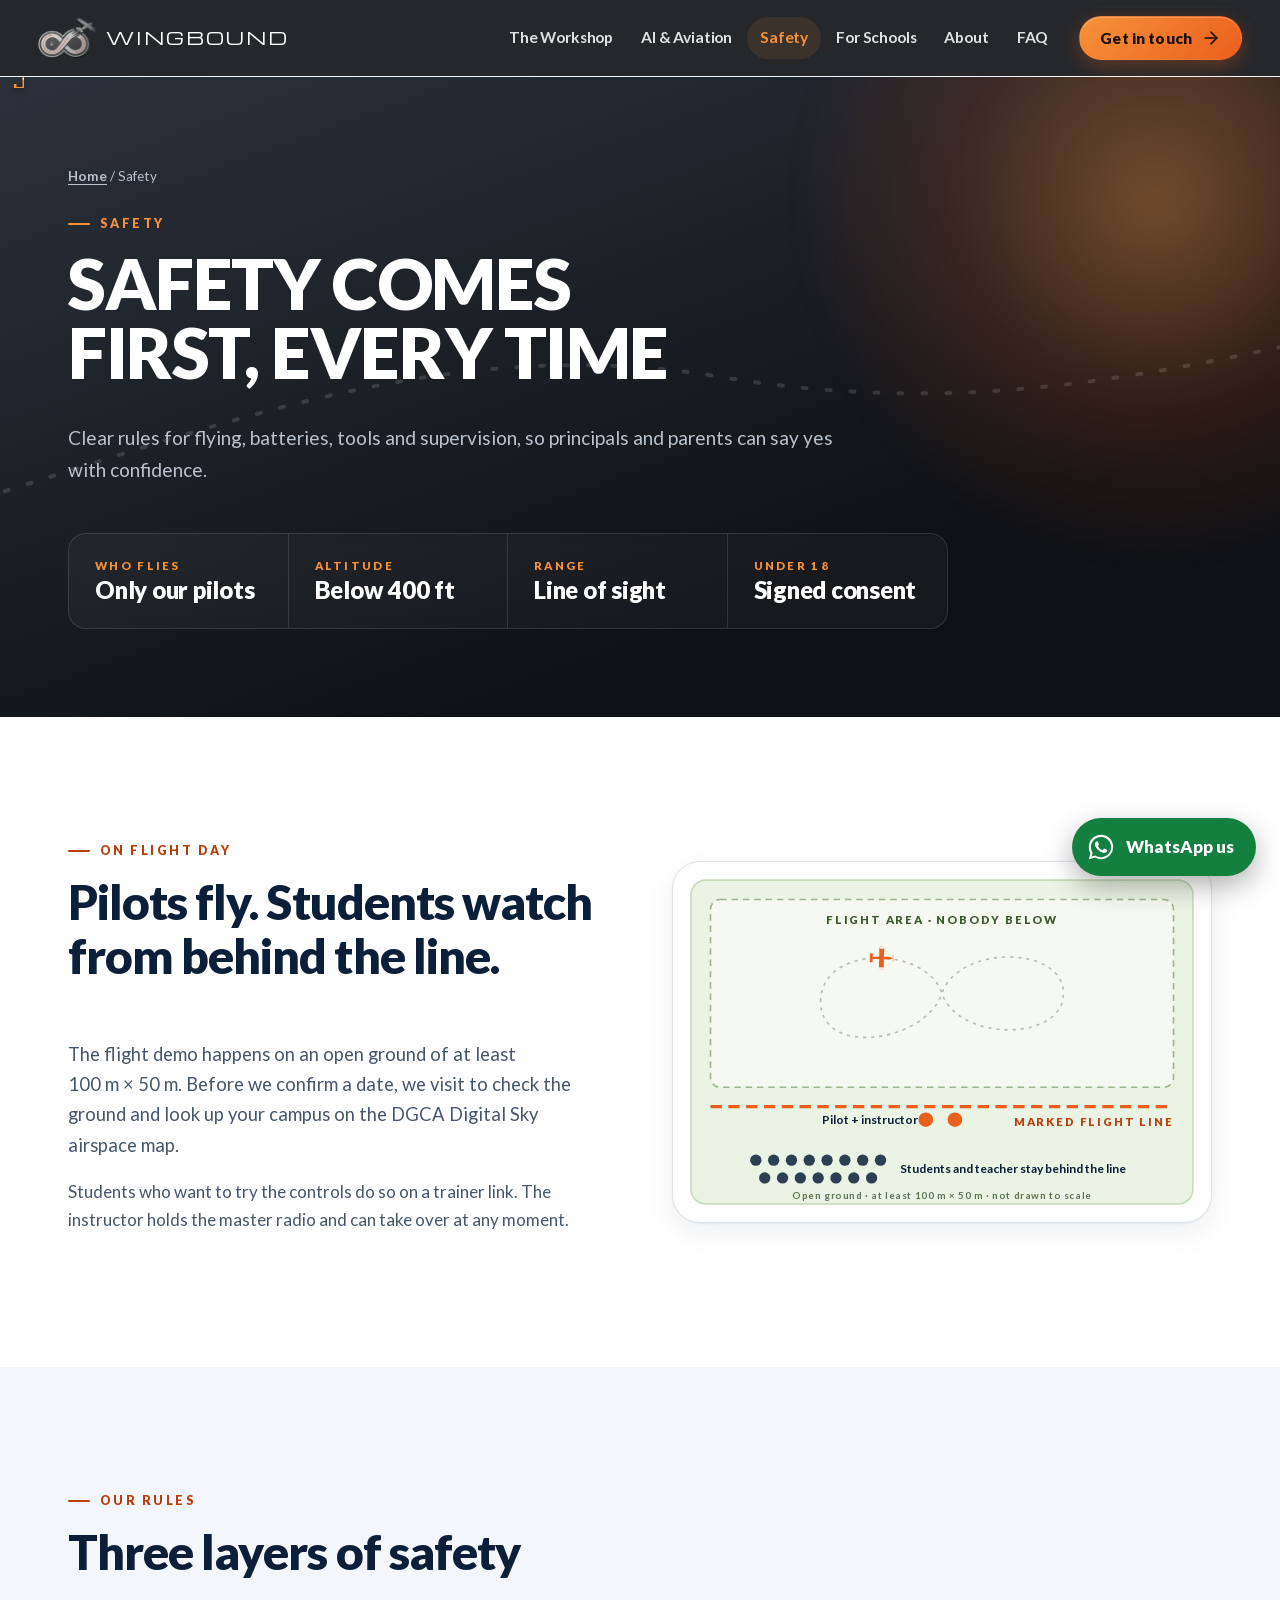
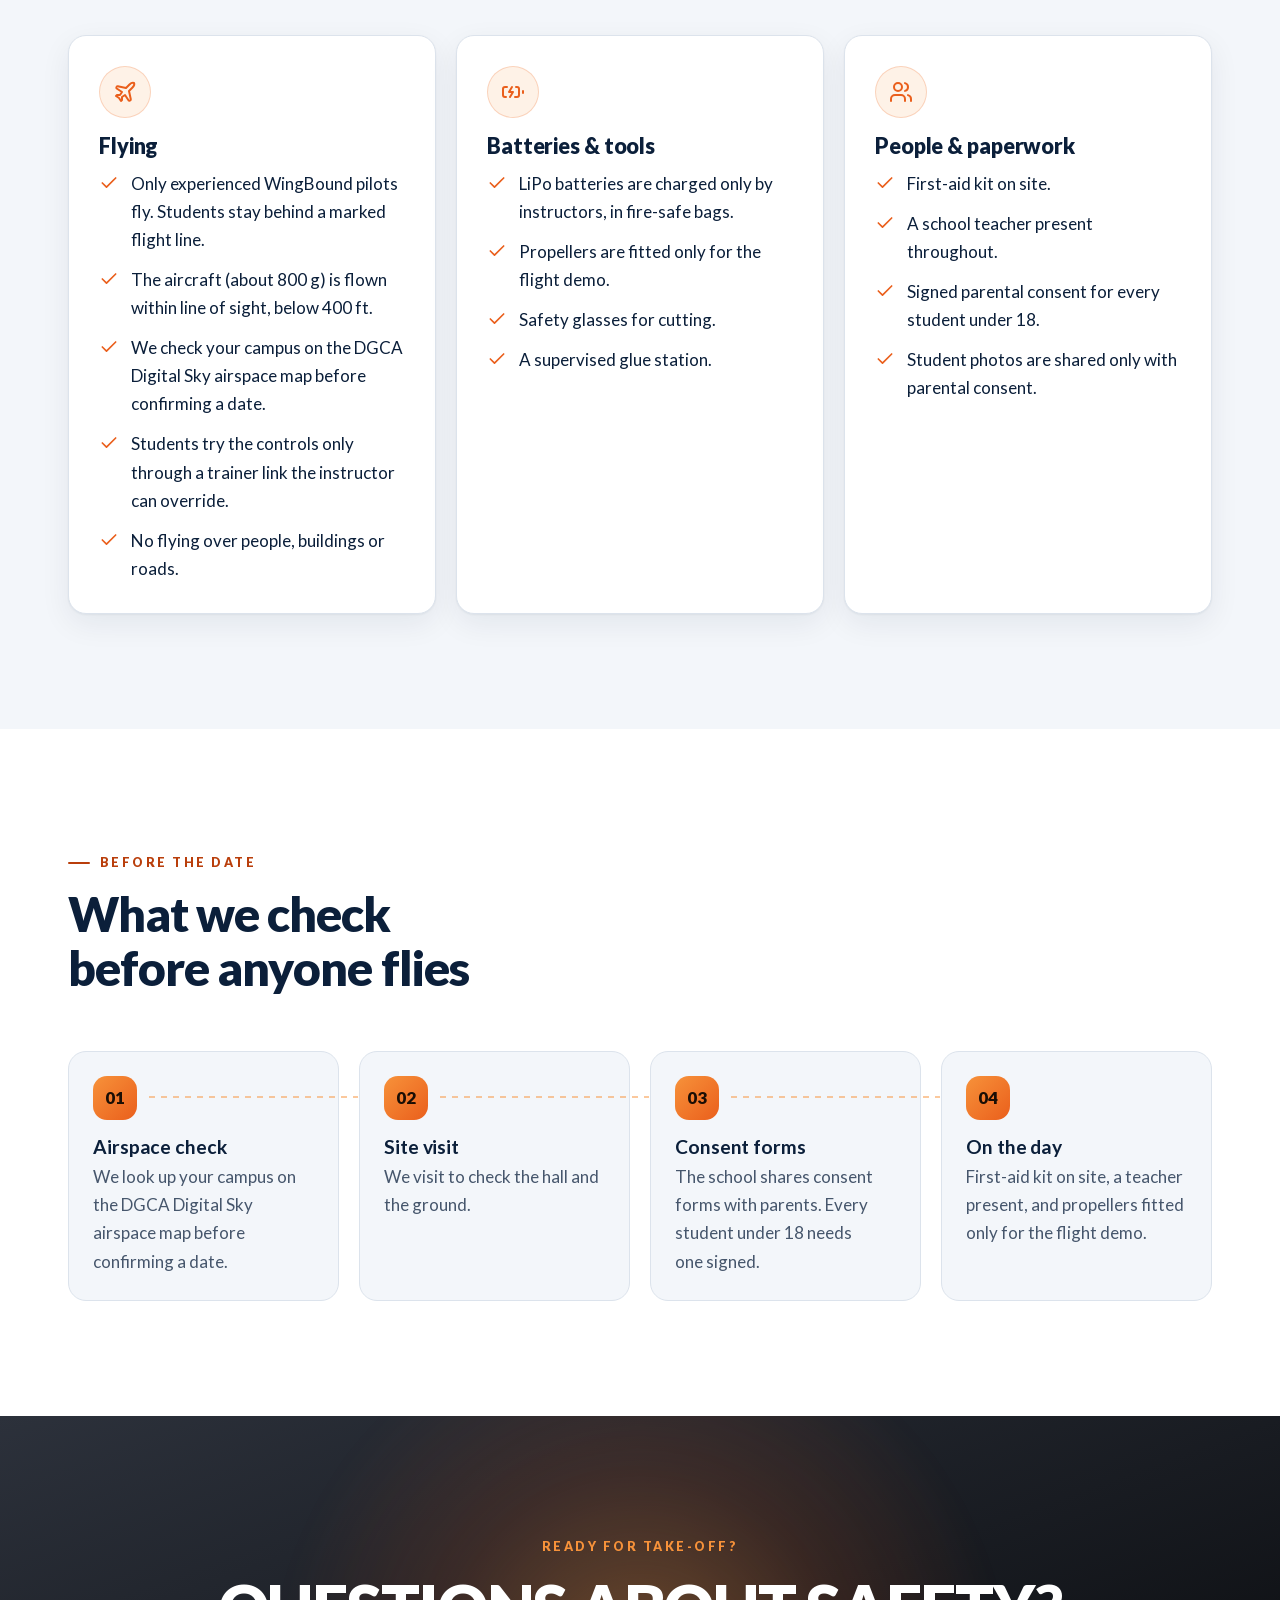
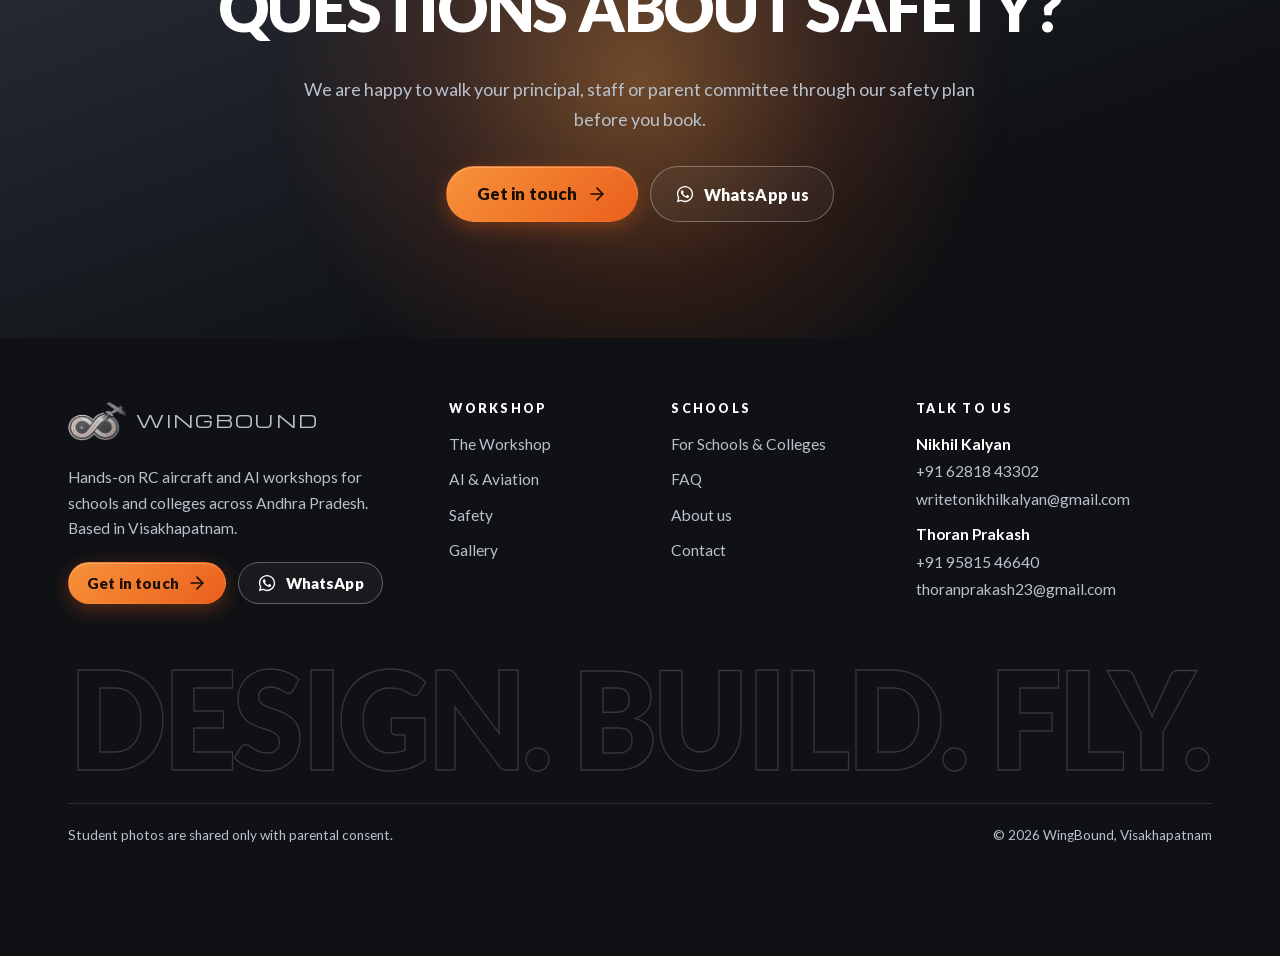
<file: safety.html>
<!doctype html>
<html lang="en-IN">
<head>
<meta charset="utf-8">
<meta name="viewport" content="width=device-width, initial-scale=1">
<title>Safety at Our RC Aircraft Workshops | WingBound</title>
<meta name="description" content="How WingBound keeps students safe: only our pilots fly, a marked flight line, DGCA Digital Sky airspace checks, LiPo battery safety and parental consent.">
<link rel="canonical" href="https://thoranprakash.github.io/wingbound-site/safety.html">
<meta name="theme-color" content="#0F1115">
<meta property="og:type" content="website">
<meta property="og:site_name" content="WingBound">
<meta property="og:title" content="Safety at Our RC Aircraft Workshops | WingBound">
<meta property="og:description" content="How WingBound keeps students safe: only our pilots fly, a marked flight line, DGCA Digital Sky airspace checks, LiPo battery safety and parental consent.">
<meta property="og:url" content="https://thoranprakash.github.io/wingbound-site/safety.html">
<meta property="og:image" content="https://thoranprakash.github.io/wingbound-site/assets/img/og-image.jpg">
<meta property="og:image:width" content="1200">
<meta property="og:image:height" content="630">
<meta property="og:locale" content="en_IN">
<meta name="twitter:card" content="summary_large_image">
<link rel="icon" type="image/png" sizes="64x64" href="assets/img/favicon-64.png">
<link rel="apple-touch-icon" href="assets/img/apple-touch-icon.png">
<link rel="preload" href="assets/fonts/lato-900.woff2" as="font" type="font/woff2" crossorigin>
<link rel="preload" href="assets/fonts/lato-400.woff2" as="font" type="font/woff2" crossorigin>
<link rel="stylesheet" href="assets/css/styles.css?v=a92b5c36">
<script>document.documentElement.classList.add("js")</script>
<script src="assets/js/main.js?v=bbc280e7" defer></script>
<script type="application/ld+json">{"@context": "https://schema.org", "@type": "BreadcrumbList", "itemListElement": [{"@type": "ListItem", "position": 1, "name": "Home", "item": "https://thoranprakash.github.io/wingbound-site/"}, {"@type": "ListItem", "position": 2, "name": "Safety", "item": "https://thoranprakash.github.io/wingbound-site/safety.html"}]}</script>
</head>
<body>
<a class="skip-link" href="#main">Skip to content</a>
<svg width="0" height="0" style="position:absolute" aria-hidden="true" focusable="false">
  <symbol id="rc-plane" viewBox="-32 -32 64 64" fill="currentColor">
    <path d="M-26 -2.6 L17 -3.2 Q27 -3.2 29.5 0 Q27 3.2 17 3.2 L-26 2.6 Z"/>
    <rect x="-4" y="-28" width="12" height="56" rx="2.5"/>
    <rect x="-27" y="-11" width="7" height="22" rx="1.5"/>
    <rect x="-4" y="-28" width="12" height="5" rx="2" fill="#fff" opacity=".9"/>
    <rect x="-4" y="23" width="12" height="5" rx="2" fill="#fff" opacity=".9"/>
    <rect x="29.5" y="-9" width="1.8" height="18" rx=".9" opacity=".75"/>
  </symbol>
</svg>
<header class="site-header">
  <div class="header-inner">
    <a class="brand" href="index.html" aria-label="WingBound home">
      <picture><source srcset="assets/img/logo-240.webp" type="image/webp"><img src="assets/img/logo-240.png" alt="" width="240" height="165"></picture>
      <span class="brand-word">WINGBOUND</span>
    </a>
    <nav id="site-nav" class="site-nav" aria-label="Main">
      <ul class="nav-links">
        <li><a href="workshop.html">The Workshop</a></li><li><a href="ai-aviation.html">AI &amp; Aviation</a></li><li><a href="safety.html" aria-current="page">Safety</a></li><li><a href="schools.html">For Schools</a></li><li><a href="about.html">About</a></li><li><a href="faq.html">FAQ</a></li>
      </ul>
      <a class="btn btn--primary nav-cta" href="contact.html">Get in touch <svg class="icon" viewBox="0 0 24 24" fill="none" stroke="currentColor" stroke-width="2" stroke-linecap="round" stroke-linejoin="round" aria-hidden="true" focusable="false"><path d="M5 12h14" /><path d="m12 5 7 7-7 7" /></svg></a>
      <div class="nav-quick">
        <a href="tel:+916281843302"><svg class="icon" viewBox="0 0 24 24" fill="none" stroke="currentColor" stroke-width="2" stroke-linecap="round" stroke-linejoin="round" aria-hidden="true" focusable="false"><path d="M22 16.92v3a2 2 0 0 1-2.18 2 19.79 19.79 0 0 1-8.63-3.07 19.5 19.5 0 0 1-6-6 19.79 19.79 0 0 1-3.07-8.67A2 2 0 0 1 4.11 2h3a2 2 0 0 1 2 1.72 12.84 12.84 0 0 0 .7 2.81 2 2 0 0 1-.45 2.11L8.09 9.91a16 16 0 0 0 6 6l1.27-1.27a2 2 0 0 1 2.11-.45 12.84 12.84 0 0 0 2.81.7A2 2 0 0 1 22 16.92z" /></svg> Call +91 62818 43302</a>
        <a href="https://wa.me/916281843302?text=Hi%20WingBound%2C%20I%27d%20like%20to%20know%20more%20about%20your%20workshops." target="_blank" rel="noopener"><svg class="icon" viewBox="0 0 32 32" aria-hidden="true" focusable="false"><path fill="currentColor" d="M16.04 3C8.86 3 3.03 8.82 3.03 16c0 2.3.6 4.53 1.74 6.5L3 29l6.68-1.75A13 13 0 0 0 16.04 29C23.2 29 29 23.18 29 16S23.2 3 16.04 3Zm0 23.8c-2 0-3.94-.53-5.64-1.55l-.4-.24-3.97 1.04 1.06-3.86-.26-.4A10.77 10.77 0 0 1 5.24 16c0-5.95 4.85-10.8 10.8-10.8 5.94 0 10.77 4.85 10.77 10.8 0 5.96-4.83 10.8-10.77 10.8Zm5.92-8.08c-.33-.16-1.93-.95-2.23-1.06-.3-.11-.52-.16-.73.17-.22.32-.84 1.05-1.03 1.27-.19.22-.38.24-.7.08-.33-.16-1.38-.51-2.62-1.62-.97-.86-1.62-1.93-1.81-2.25-.19-.33-.02-.5.14-.66.15-.15.33-.38.49-.57.16-.19.22-.33.33-.54.11-.22.05-.41-.03-.57-.08-.16-.73-1.76-1-2.41-.26-.63-.53-.55-.73-.56h-.62c-.22 0-.57.08-.87.41-.3.32-1.14 1.11-1.14 2.71s1.17 3.15 1.33 3.36c.16.22 2.3 3.5 5.56 4.91.78.34 1.39.54 1.86.69.78.25 1.49.21 2.05.13.63-.09 1.93-.79 2.2-1.55.27-.76.27-1.42.19-1.55-.08-.14-.3-.22-.62-.38Z"/></svg> WhatsApp us</a>
      </div>
    </nav>
    <button class="nav-toggle" type="button" aria-expanded="false" aria-controls="site-nav" aria-label="Open menu">
      <span class="burger" aria-hidden="true"><span></span><span></span><span></span></span>
    </button>
  </div>
  <div class="flight-progress" aria-hidden="true"><span class="fp-trail"></span><svg class="fp-plane" viewBox="-32 -32 64 64"><use href="#rc-plane"/></svg></div>
</header>
<main id="main">
<section class="page-hero">
  <div class="glow" aria-hidden="true"></div>
  <svg class="sky sky--page " viewBox="0 0 1200 320" preserveAspectRatio="xMidYMid slice" aria-hidden="true" focusable="false"><path id="fp-page" d="M-60 250 C 220 290, 400 110, 640 150 S 1000 70, 1280 110" fill="none" stroke="none"/><path d="M-60 250 C 220 290, 400 110, 640 150 S 1000 70, 1280 110" class="sky-path" stroke-dasharray="2 10"/><path d="M-60 250 C 220 290, 400 110, 640 150 S 1000 70, 1280 110" class="sky-trail" pathLength="1" stroke-dasharray="1 1"><animate attributeName="stroke-dashoffset" values="1;0;0" keyTimes="0;0.7;1" dur="17s" repeatCount="indefinite"/><animate attributeName="opacity" values="1;1;0" keyTimes="0;0.7;0.95" dur="17s" repeatCount="indefinite"/></path><g class="sky-plane"><use href="#rc-plane" x="-22.0" y="-22.0" width="44" height="44"/><animateMotion dur="17s" repeatCount="indefinite" rotate="auto" calcMode="linear" keyPoints="0;1;1" keyTimes="0;0.7;1"><mpath href="#fp-page"/></animateMotion></g></svg>
  <div class="container">
    <p class="breadcrumb"><a href="index.html">Home</a> <span aria-hidden="true">/</span> Safety</p>
    <span class="label">Safety</span>
    <h1>Safety comes first, every time</h1>
    <p class="page-hero-sub">Clear rules for flying, batteries, tools and supervision, so principals and parents can say yes with confidence.</p>
    <ul class="hud hud--page"><li><span class="hud-k">Who flies</span><span class="hud-v">Only our pilots</span></li><li><span class="hud-k">Altitude</span><span class="hud-v">Below 400 ft</span></li><li><span class="hud-k">Range</span><span class="hud-v">Line of sight</span></li><li><span class="hud-k">Under 18</span><span class="hud-v">Signed consent</span></li></ul>
  </div>
</section>


<section class="section section--white" aria-labelledby="line-title">
  <div class="container split">
    <div>
      <div class="section-head" data-reveal><span class="label">On flight day</span><h2 id="line-title">Pilots fly. Students watch from behind the line.</h2></div>
      <div class="prose" data-reveal>
        <p class="lead muted">The flight demo happens on an open ground of at least 100&nbsp;m&nbsp;×&nbsp;50&nbsp;m. Before we confirm a date, we visit to check the ground and look up your campus on the DGCA Digital Sky airspace map.</p>
        <p class="muted">Students who want to try the controls do so on a trainer link. The instructor holds the master radio and can take over at any moment.</p>
      </div>
    </div>
    <figure class="flightfield" data-reveal>
  <svg viewBox="0 0 640 420" role="img" aria-labelledby="fd-title fd-desc">
    <title id="fd-title">Flight-day layout on the school ground</title>
    <desc id="fd-desc">An open ground at least 100 metres by 50 metres. The aircraft flies over the open flight area. A marked flight line separates it from the students, who stay behind the line. The pilot and instructor stand at the line.</desc>
    <rect x="10" y="10" width="620" height="400" rx="18" class="fd-ground"/>
    <rect x="34" y="34" width="572" height="232" rx="12" class="fd-zone"/>
    <text x="320" y="64" text-anchor="middle" class="fd-k">FLIGHT AREA · NOBODY BELOW</text>
    <path id="fd-path" d="M170 160 C 170 90, 300 90, 320 150 S 470 210, 470 150 S 340 90, 320 150 S 170 230, 170 160 Z" class="fd-route"/>
    <g class="fd-plane"><use href="#rc-plane" x="-16" y="-16" width="32" height="32"/><animateMotion dur="10s" repeatCount="indefinite" rotate="auto"><mpath href="#fd-path"/></animateMotion></g>
    <line x1="34" y1="290" x2="606" y2="290" class="fd-line"/>
    <text x="606" y="314" text-anchor="end" class="fd-k fd-k--orange">MARKED FLIGHT LINE</text>
    <g class="fd-pilot"><circle cx="300" cy="306" r="9"/><circle cx="336" cy="306" r="9"/></g>
    <text x="290" y="311" text-anchor="end" class="fd-s">Pilot + instructor</text>
    <g class="fd-people">
      <circle cx="90" cy="356" r="7"/><circle cx="112" cy="356" r="7"/><circle cx="134" cy="356" r="7"/><circle cx="156" cy="356" r="7"/><circle cx="178" cy="356" r="7"/><circle cx="200" cy="356" r="7"/><circle cx="222" cy="356" r="7"/><circle cx="244" cy="356" r="7"/>
      <circle cx="101" cy="378" r="7"/><circle cx="123" cy="378" r="7"/><circle cx="145" cy="378" r="7"/><circle cx="167" cy="378" r="7"/><circle cx="189" cy="378" r="7"/><circle cx="211" cy="378" r="7"/><circle cx="233" cy="378" r="7"/>
    </g>
    <text x="268" y="372" class="fd-s">Students and teacher stay behind the line</text>
    <text x="320" y="404" text-anchor="middle" class="fd-xs">Open ground · at least 100&nbsp;m&nbsp;×&nbsp;50&nbsp;m · not drawn to scale</text>
  </svg>
</figure>
  </div>
</section>

<section class="section" aria-labelledby="rules-title">
  <div class="container">
    <div class="section-head" data-reveal><span class="label">Our rules</span><h2 id="rules-title">Three layers of safety</h2></div>
    <div class="grid grid-3">
      <article class="card rules" data-reveal>
        <span class="badge "><svg class="icon" viewBox="0 0 24 24" fill="none" stroke="currentColor" stroke-width="2" stroke-linecap="round" stroke-linejoin="round" aria-hidden="true" focusable="false"><path d="M17.8 19.2 16 11l3.5-3.5C21 6 21.5 4 21 3c-1-.5-3 0-4.5 1.5L13 8 4.8 6.2c-.5-.1-.9.1-1.1.5l-.3.5c-.2.5-.1 1 .3 1.3L9 12l-2 3H4l-1 1 3 2 2 3 1-1v-3l3-2 3.5 5.3c.3.4.8.5 1.3.3l.5-.2c.4-.3.6-.7.5-1.2z" /></svg></span>
        <h3>Flying</h3>
        <ul class="check-list">
          <li><svg class="icon" viewBox="0 0 24 24" fill="none" stroke="currentColor" stroke-width="2" stroke-linecap="round" stroke-linejoin="round" aria-hidden="true" focusable="false"><path d="M20 6 9 17l-5-5" /></svg><span>Only experienced WingBound pilots fly. Students stay behind a marked flight line.</span></li>
          <li><svg class="icon" viewBox="0 0 24 24" fill="none" stroke="currentColor" stroke-width="2" stroke-linecap="round" stroke-linejoin="round" aria-hidden="true" focusable="false"><path d="M20 6 9 17l-5-5" /></svg><span>The aircraft (about 800 g) is flown within line of sight, below 400 ft.</span></li>
          <li><svg class="icon" viewBox="0 0 24 24" fill="none" stroke="currentColor" stroke-width="2" stroke-linecap="round" stroke-linejoin="round" aria-hidden="true" focusable="false"><path d="M20 6 9 17l-5-5" /></svg><span>We check your campus on the DGCA Digital Sky airspace map before confirming a date.</span></li>
          <li><svg class="icon" viewBox="0 0 24 24" fill="none" stroke="currentColor" stroke-width="2" stroke-linecap="round" stroke-linejoin="round" aria-hidden="true" focusable="false"><path d="M20 6 9 17l-5-5" /></svg><span>Students try the controls only through a trainer link the instructor can override.</span></li>
          <li><svg class="icon" viewBox="0 0 24 24" fill="none" stroke="currentColor" stroke-width="2" stroke-linecap="round" stroke-linejoin="round" aria-hidden="true" focusable="false"><path d="M20 6 9 17l-5-5" /></svg><span>No flying over people, buildings or roads.</span></li>
        </ul>
      </article>
      <article class="card rules" data-reveal>
        <span class="badge "><svg class="icon" viewBox="0 0 24 24" fill="none" stroke="currentColor" stroke-width="2" stroke-linecap="round" stroke-linejoin="round" aria-hidden="true" focusable="false"><path d="M15 7h1a2 2 0 0 1 2 2v6a2 2 0 0 1-2 2h-2" /><path d="M6 7H4a2 2 0 0 0-2 2v6a2 2 0 0 0 2 2h1" /><path d="m11 7-3 5h4l-3 5" /><line x1="22" x2="22" y1="11" y2="13" /></svg></span>
        <h3>Batteries &amp; tools</h3>
        <ul class="check-list">
          <li><svg class="icon" viewBox="0 0 24 24" fill="none" stroke="currentColor" stroke-width="2" stroke-linecap="round" stroke-linejoin="round" aria-hidden="true" focusable="false"><path d="M20 6 9 17l-5-5" /></svg><span>LiPo batteries are charged only by instructors, in fire-safe bags.</span></li>
          <li><svg class="icon" viewBox="0 0 24 24" fill="none" stroke="currentColor" stroke-width="2" stroke-linecap="round" stroke-linejoin="round" aria-hidden="true" focusable="false"><path d="M20 6 9 17l-5-5" /></svg><span>Propellers are fitted only for the flight demo.</span></li>
          <li><svg class="icon" viewBox="0 0 24 24" fill="none" stroke="currentColor" stroke-width="2" stroke-linecap="round" stroke-linejoin="round" aria-hidden="true" focusable="false"><path d="M20 6 9 17l-5-5" /></svg><span>Safety glasses for cutting.</span></li>
          <li><svg class="icon" viewBox="0 0 24 24" fill="none" stroke="currentColor" stroke-width="2" stroke-linecap="round" stroke-linejoin="round" aria-hidden="true" focusable="false"><path d="M20 6 9 17l-5-5" /></svg><span>A supervised glue station.</span></li>
        </ul>
      </article>
      <article class="card rules" data-reveal>
        <span class="badge "><svg class="icon" viewBox="0 0 24 24" fill="none" stroke="currentColor" stroke-width="2" stroke-linecap="round" stroke-linejoin="round" aria-hidden="true" focusable="false"><path d="M16 21v-2a4 4 0 0 0-4-4H6a4 4 0 0 0-4 4v2" /><circle cx="9" cy="7" r="4" /><path d="M22 21v-2a4 4 0 0 0-3-3.87" /><path d="M16 3.13a4 4 0 0 1 0 7.75" /></svg></span>
        <h3>People &amp; paperwork</h3>
        <ul class="check-list">
          <li><svg class="icon" viewBox="0 0 24 24" fill="none" stroke="currentColor" stroke-width="2" stroke-linecap="round" stroke-linejoin="round" aria-hidden="true" focusable="false"><path d="M20 6 9 17l-5-5" /></svg><span>First-aid kit on site.</span></li>
          <li><svg class="icon" viewBox="0 0 24 24" fill="none" stroke="currentColor" stroke-width="2" stroke-linecap="round" stroke-linejoin="round" aria-hidden="true" focusable="false"><path d="M20 6 9 17l-5-5" /></svg><span>A school teacher present throughout.</span></li>
          <li><svg class="icon" viewBox="0 0 24 24" fill="none" stroke="currentColor" stroke-width="2" stroke-linecap="round" stroke-linejoin="round" aria-hidden="true" focusable="false"><path d="M20 6 9 17l-5-5" /></svg><span>Signed parental consent for every student under 18.</span></li>
          <li><svg class="icon" viewBox="0 0 24 24" fill="none" stroke="currentColor" stroke-width="2" stroke-linecap="round" stroke-linejoin="round" aria-hidden="true" focusable="false"><path d="M20 6 9 17l-5-5" /></svg><span>Student photos are shared only with parental consent.</span></li>
        </ul>
      </article>
    </div>
  </div>
</section>

<section class="section section--white" aria-labelledby="before-title">
  <div class="container">
    <div class="section-head" data-reveal><span class="label">Before the date</span><h2 id="before-title">What we check before anyone flies</h2></div>
    <ol class="steps">
      <li data-reveal><h3>Airspace check</h3><p>We look up your campus on the DGCA Digital Sky airspace map before confirming a date.</p></li>
      <li data-reveal><h3>Site visit</h3><p>We visit to check the hall and the ground.</p></li>
      <li data-reveal><h3>Consent forms</h3><p>The school shares consent forms with parents. Every student under 18 needs one signed.</p></li>
      <li data-reveal><h3>On the day</h3><p>First-aid kit on site, a teacher present, and propellers fitted only for the flight demo.</p></li>
    </ol>
  </div>
</section>

<section class="section section--dark cta-band" aria-labelledby="cta-title">
  <div class="glow" aria-hidden="true"></div>
  <div class="container" data-reveal>
    <span class="label">Ready for take-off?</span>
    <h2 id="cta-title">Questions about safety?</h2>
    <p>We are happy to walk your principal, staff or parent committee through our safety plan before you book.</p>
    <div class="btn-row">
      <a class="btn btn--primary btn--lg" href="contact.html">Get in touch <svg class="icon" viewBox="0 0 24 24" fill="none" stroke="currentColor" stroke-width="2" stroke-linecap="round" stroke-linejoin="round" aria-hidden="true" focusable="false"><path d="M5 12h14" /><path d="m12 5 7 7-7 7" /></svg></a>
      <a class="btn btn--ghost" href="https://wa.me/916281843302?text=Hi%20WingBound%2C%20I%27d%20like%20to%20know%20more%20about%20your%20workshops." target="_blank" rel="noopener"><svg class="icon" viewBox="0 0 32 32" aria-hidden="true" focusable="false"><path fill="currentColor" d="M16.04 3C8.86 3 3.03 8.82 3.03 16c0 2.3.6 4.53 1.74 6.5L3 29l6.68-1.75A13 13 0 0 0 16.04 29C23.2 29 29 23.18 29 16S23.2 3 16.04 3Zm0 23.8c-2 0-3.94-.53-5.64-1.55l-.4-.24-3.97 1.04 1.06-3.86-.26-.4A10.77 10.77 0 0 1 5.24 16c0-5.95 4.85-10.8 10.8-10.8 5.94 0 10.77 4.85 10.77 10.8 0 5.96-4.83 10.8-10.77 10.8Zm5.92-8.08c-.33-.16-1.93-.95-2.23-1.06-.3-.11-.52-.16-.73.17-.22.32-.84 1.05-1.03 1.27-.19.22-.38.24-.7.08-.33-.16-1.38-.51-2.62-1.62-.97-.86-1.62-1.93-1.81-2.25-.19-.33-.02-.5.14-.66.15-.15.33-.38.49-.57.16-.19.22-.33.33-.54.11-.22.05-.41-.03-.57-.08-.16-.73-1.76-1-2.41-.26-.63-.53-.55-.73-.56h-.62c-.22 0-.57.08-.87.41-.3.32-1.14 1.11-1.14 2.71s1.17 3.15 1.33 3.36c.16.22 2.3 3.5 5.56 4.91.78.34 1.39.54 1.86.69.78.25 1.49.21 2.05.13.63-.09 1.93-.79 2.2-1.55.27-.76.27-1.42.19-1.55-.08-.14-.3-.22-.62-.38Z"/></svg> WhatsApp us</a>
    </div>
  </div>
</section>

</main>
<footer class="site-footer">
  <div class="container">
    <div class="footer-top">
      <div class="footer-brand">
        <a class="brand" href="index.html" aria-label="WingBound home">
          <picture><source srcset="assets/img/logo-240.webp" type="image/webp"><img src="assets/img/logo-240.png" alt="" width="240" height="165" loading="lazy"></picture>
          <span class="brand-word">WINGBOUND</span>
        </a>
        <p>Hands-on RC aircraft and AI workshops for schools and colleges across Andhra Pradesh. Based in Visakhapatnam.</p>
        <div class="btn-row">
          <a class="btn btn--primary btn--sm" href="contact.html">Get in touch <svg class="icon" viewBox="0 0 24 24" fill="none" stroke="currentColor" stroke-width="2" stroke-linecap="round" stroke-linejoin="round" aria-hidden="true" focusable="false"><path d="M5 12h14" /><path d="m12 5 7 7-7 7" /></svg></a>
          <a class="btn btn--ghost btn--sm" href="https://wa.me/916281843302?text=Hi%20WingBound%2C%20I%27d%20like%20to%20know%20more%20about%20your%20workshops." target="_blank" rel="noopener"><svg class="icon" viewBox="0 0 32 32" aria-hidden="true" focusable="false"><path fill="currentColor" d="M16.04 3C8.86 3 3.03 8.82 3.03 16c0 2.3.6 4.53 1.74 6.5L3 29l6.68-1.75A13 13 0 0 0 16.04 29C23.2 29 29 23.18 29 16S23.2 3 16.04 3Zm0 23.8c-2 0-3.94-.53-5.64-1.55l-.4-.24-3.97 1.04 1.06-3.86-.26-.4A10.77 10.77 0 0 1 5.24 16c0-5.95 4.85-10.8 10.8-10.8 5.94 0 10.77 4.85 10.77 10.8 0 5.96-4.83 10.8-10.77 10.8Zm5.92-8.08c-.33-.16-1.93-.95-2.23-1.06-.3-.11-.52-.16-.73.17-.22.32-.84 1.05-1.03 1.27-.19.22-.38.24-.7.08-.33-.16-1.38-.51-2.62-1.62-.97-.86-1.62-1.93-1.81-2.25-.19-.33-.02-.5.14-.66.15-.15.33-.38.49-.57.16-.19.22-.33.33-.54.11-.22.05-.41-.03-.57-.08-.16-.73-1.76-1-2.41-.26-.63-.53-.55-.73-.56h-.62c-.22 0-.57.08-.87.41-.3.32-1.14 1.11-1.14 2.71s1.17 3.15 1.33 3.36c.16.22 2.3 3.5 5.56 4.91.78.34 1.39.54 1.86.69.78.25 1.49.21 2.05.13.63-.09 1.93-.79 2.2-1.55.27-.76.27-1.42.19-1.55-.08-.14-.3-.22-.62-.38Z"/></svg> WhatsApp</a>
        </div>
      </div>
      <nav class="footer-col" aria-label="Footer: workshop">
        <h2>Workshop</h2>
        <ul>
          <li><a href="workshop.html">The Workshop</a></li>
          <li><a href="ai-aviation.html">AI &amp; Aviation</a></li>
          <li><a href="safety.html">Safety</a></li>
          <li><a href="gallery.html">Gallery</a></li>
        </ul>
      </nav>
      <nav class="footer-col" aria-label="Footer: schools">
        <h2>Schools</h2>
        <ul>
          <li><a href="schools.html">For Schools &amp; Colleges</a></li>
          <li><a href="faq.html">FAQ</a></li>
          <li><a href="about.html">About us</a></li>
          <li><a href="contact.html">Contact</a></li>
          
        </ul>
      </nav>
      <div class="footer-col">
        <h2>Talk to us</h2>
        <ul class="footer-contacts">
          <li><strong>Nikhil Kalyan</strong><a href="tel:+916281843302">+91 62818 43302</a><a href="mailto:writetonikhilkalyan@gmail.com">writetonikhilkalyan@gmail.com</a></li>
          <li><strong>Thoran Prakash</strong><a href="tel:+919581546640">+91 95815 46640</a><a href="mailto:thoranprakash23@gmail.com">thoranprakash23@gmail.com</a></li>
        </ul>
      </div>
    </div>
    <svg class="footer-mark" viewBox="0 0 1000 104" aria-hidden="true" focusable="false"><text x="2" y="96" textLength="996" lengthAdjust="spacingAndGlyphs">DESIGN. BUILD. FLY.</text></svg>
    <div class="footer-bottom">
      <p>Student photos are shared only with parental consent.</p>
      <p>&copy; <span data-year>2026</span> WingBound, Visakhapatnam</p>
    </div>
  </div>
</footer>
<aside aria-label="Quick contact">
  <a class="wa-float" href="https://wa.me/916281843302?text=Hi%20WingBound%2C%20I%27d%20like%20to%20know%20more%20about%20your%20workshops." target="_blank" rel="noopener" aria-label="Chat with WingBound on WhatsApp (opens in a new tab)"><svg class="icon" viewBox="0 0 32 32" aria-hidden="true" focusable="false"><path fill="currentColor" d="M16.04 3C8.86 3 3.03 8.82 3.03 16c0 2.3.6 4.53 1.74 6.5L3 29l6.68-1.75A13 13 0 0 0 16.04 29C23.2 29 29 23.18 29 16S23.2 3 16.04 3Zm0 23.8c-2 0-3.94-.53-5.64-1.55l-.4-.24-3.97 1.04 1.06-3.86-.26-.4A10.77 10.77 0 0 1 5.24 16c0-5.95 4.85-10.8 10.8-10.8 5.94 0 10.77 4.85 10.77 10.8 0 5.96-4.83 10.8-10.77 10.8Zm5.92-8.08c-.33-.16-1.93-.95-2.23-1.06-.3-.11-.52-.16-.73.17-.22.32-.84 1.05-1.03 1.27-.19.22-.38.24-.7.08-.33-.16-1.38-.51-2.62-1.62-.97-.86-1.62-1.93-1.81-2.25-.19-.33-.02-.5.14-.66.15-.15.33-.38.49-.57.16-.19.22-.33.33-.54.11-.22.05-.41-.03-.57-.08-.16-.73-1.76-1-2.41-.26-.63-.53-.55-.73-.56h-.62c-.22 0-.57.08-.87.41-.3.32-1.14 1.11-1.14 2.71s1.17 3.15 1.33 3.36c.16.22 2.3 3.5 5.56 4.91.78.34 1.39.54 1.86.69.78.25 1.49.21 2.05.13.63-.09 1.93-.79 2.2-1.55.27-.76.27-1.42.19-1.55-.08-.14-.3-.22-.62-.38Z"/></svg><span>WhatsApp us</span></a>
</aside>
</body>
</html>
</file>
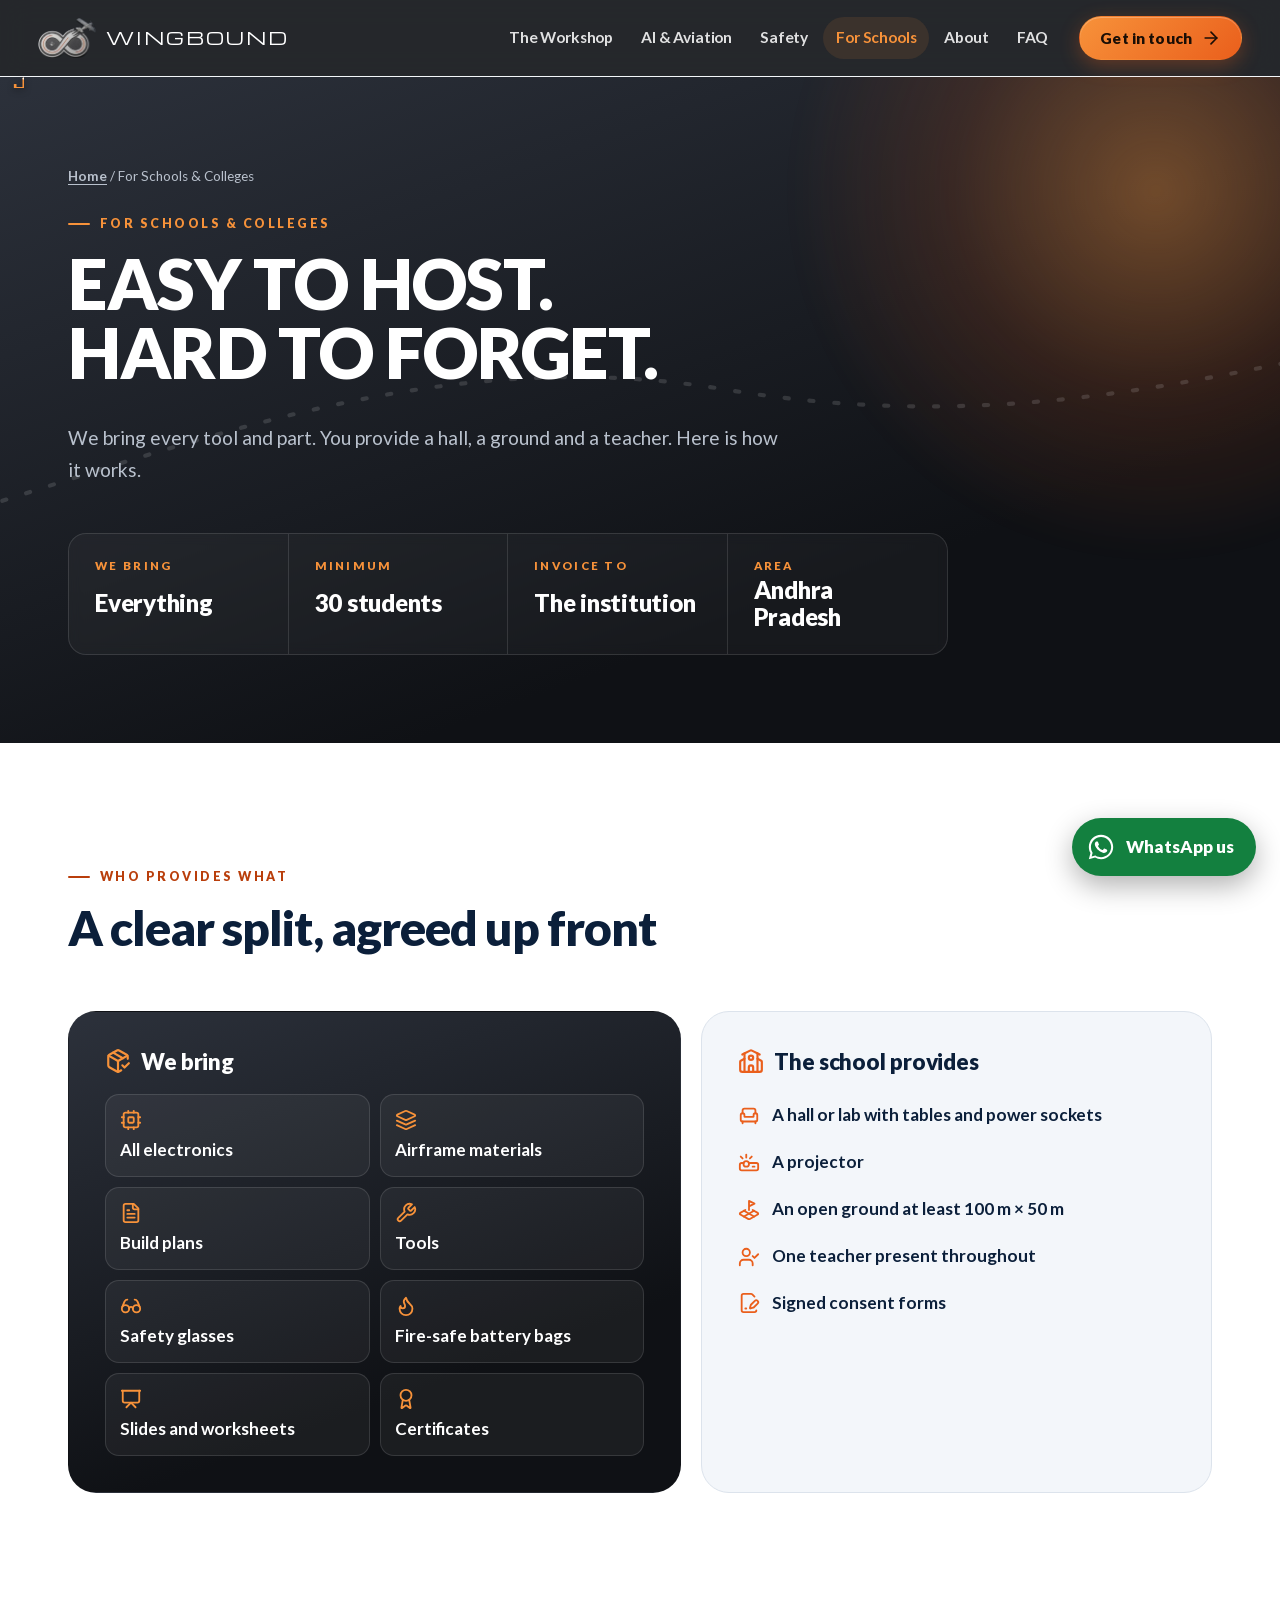
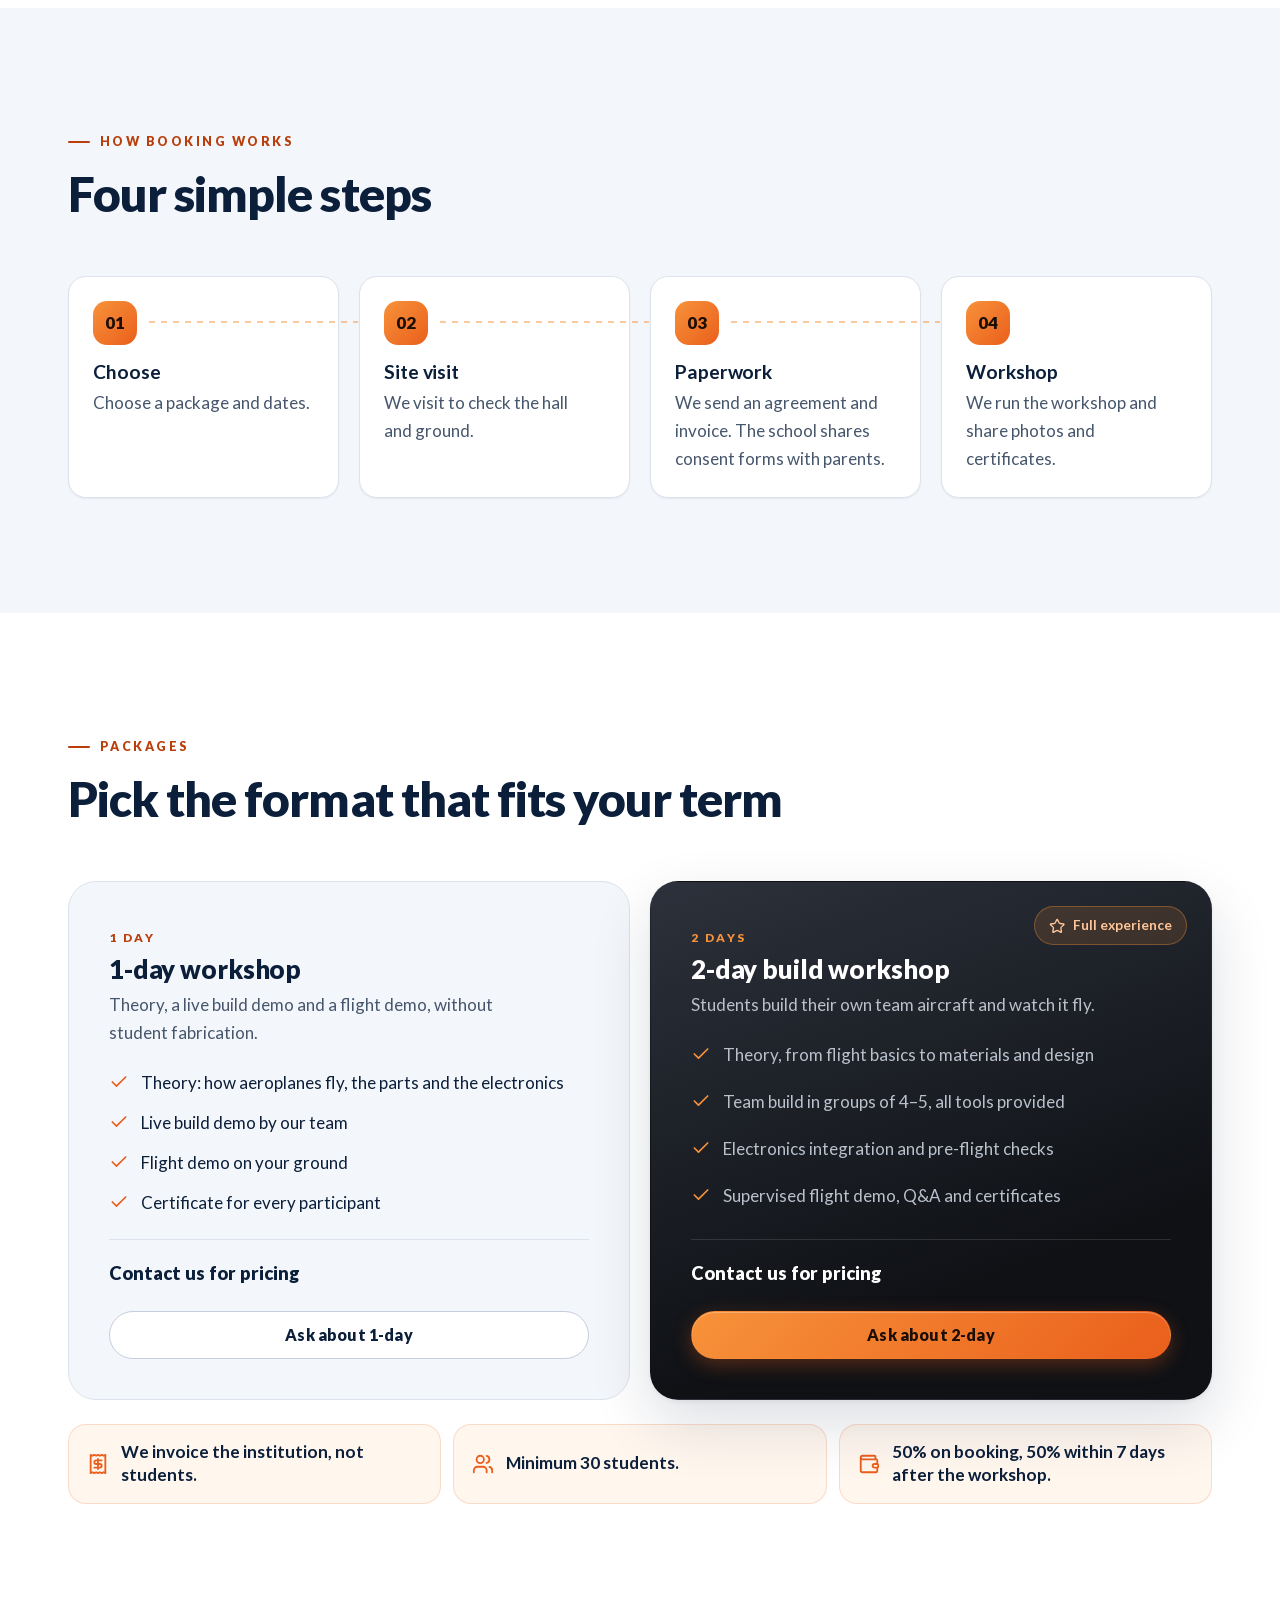
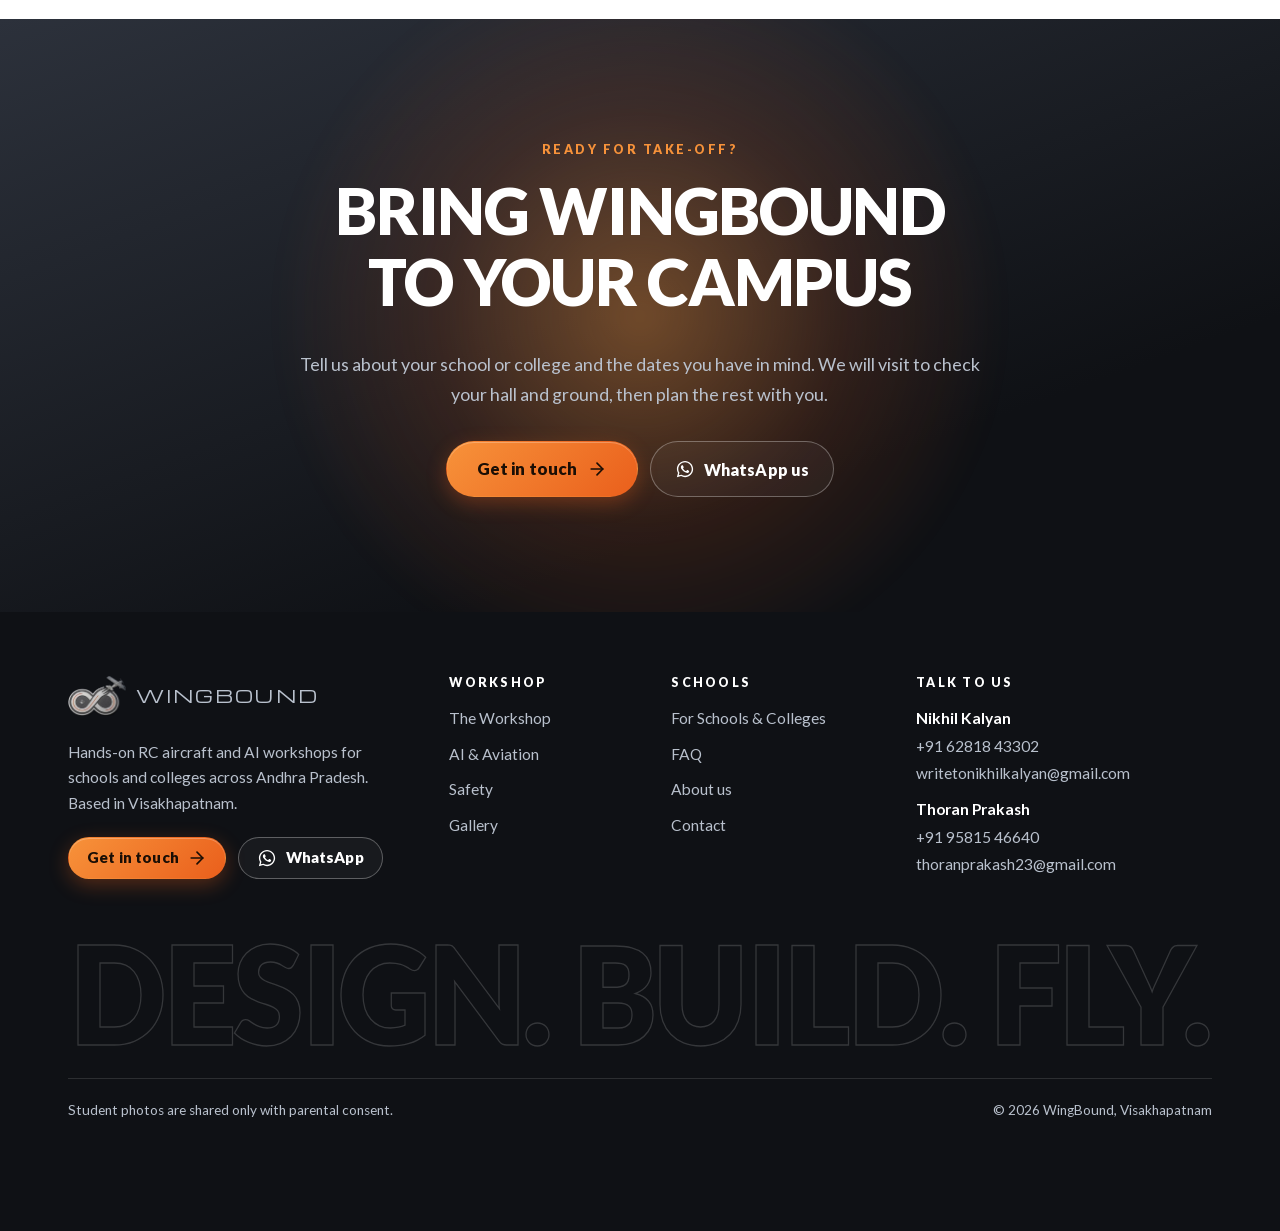
<file: schools.html>
<!doctype html>
<html lang="en-IN">
<head>
<meta charset="utf-8">
<meta name="viewport" content="width=device-width, initial-scale=1">
<title>Host an Aeromodelling Workshop at Your School | WingBound</title>
<meta name="description" content="What WingBound brings, what the school provides, how booking works, and our 1-day and 2-day aeromodelling workshop packages for schools and colleges.">
<link rel="canonical" href="https://thoranprakash.github.io/wingbound-site/schools.html">
<meta name="theme-color" content="#0F1115">
<meta property="og:type" content="website">
<meta property="og:site_name" content="WingBound">
<meta property="og:title" content="Host an Aeromodelling Workshop at Your School | WingBound">
<meta property="og:description" content="What WingBound brings, what the school provides, how booking works, and our 1-day and 2-day aeromodelling workshop packages for schools and colleges.">
<meta property="og:url" content="https://thoranprakash.github.io/wingbound-site/schools.html">
<meta property="og:image" content="https://thoranprakash.github.io/wingbound-site/assets/img/og-image.jpg">
<meta property="og:image:width" content="1200">
<meta property="og:image:height" content="630">
<meta property="og:locale" content="en_IN">
<meta name="twitter:card" content="summary_large_image">
<link rel="icon" type="image/png" sizes="64x64" href="assets/img/favicon-64.png">
<link rel="apple-touch-icon" href="assets/img/apple-touch-icon.png">
<link rel="preload" href="assets/fonts/lato-900.woff2" as="font" type="font/woff2" crossorigin>
<link rel="preload" href="assets/fonts/lato-400.woff2" as="font" type="font/woff2" crossorigin>
<link rel="stylesheet" href="assets/css/styles.css?v=a92b5c36">
<script>document.documentElement.classList.add("js")</script>
<script src="assets/js/main.js?v=bbc280e7" defer></script>
<script type="application/ld+json">{"@context": "https://schema.org", "@type": "BreadcrumbList", "itemListElement": [{"@type": "ListItem", "position": 1, "name": "Home", "item": "https://thoranprakash.github.io/wingbound-site/"}, {"@type": "ListItem", "position": 2, "name": "For Schools & Colleges", "item": "https://thoranprakash.github.io/wingbound-site/schools.html"}]}</script>
</head>
<body>
<a class="skip-link" href="#main">Skip to content</a>
<svg width="0" height="0" style="position:absolute" aria-hidden="true" focusable="false">
  <symbol id="rc-plane" viewBox="-32 -32 64 64" fill="currentColor">
    <path d="M-26 -2.6 L17 -3.2 Q27 -3.2 29.5 0 Q27 3.2 17 3.2 L-26 2.6 Z"/>
    <rect x="-4" y="-28" width="12" height="56" rx="2.5"/>
    <rect x="-27" y="-11" width="7" height="22" rx="1.5"/>
    <rect x="-4" y="-28" width="12" height="5" rx="2" fill="#fff" opacity=".9"/>
    <rect x="-4" y="23" width="12" height="5" rx="2" fill="#fff" opacity=".9"/>
    <rect x="29.5" y="-9" width="1.8" height="18" rx=".9" opacity=".75"/>
  </symbol>
</svg>
<header class="site-header">
  <div class="header-inner">
    <a class="brand" href="index.html" aria-label="WingBound home">
      <picture><source srcset="assets/img/logo-240.webp" type="image/webp"><img src="assets/img/logo-240.png" alt="" width="240" height="165"></picture>
      <span class="brand-word">WINGBOUND</span>
    </a>
    <nav id="site-nav" class="site-nav" aria-label="Main">
      <ul class="nav-links">
        <li><a href="workshop.html">The Workshop</a></li><li><a href="ai-aviation.html">AI &amp; Aviation</a></li><li><a href="safety.html">Safety</a></li><li><a href="schools.html" aria-current="page">For Schools</a></li><li><a href="about.html">About</a></li><li><a href="faq.html">FAQ</a></li>
      </ul>
      <a class="btn btn--primary nav-cta" href="contact.html">Get in touch <svg class="icon" viewBox="0 0 24 24" fill="none" stroke="currentColor" stroke-width="2" stroke-linecap="round" stroke-linejoin="round" aria-hidden="true" focusable="false"><path d="M5 12h14" /><path d="m12 5 7 7-7 7" /></svg></a>
      <div class="nav-quick">
        <a href="tel:+916281843302"><svg class="icon" viewBox="0 0 24 24" fill="none" stroke="currentColor" stroke-width="2" stroke-linecap="round" stroke-linejoin="round" aria-hidden="true" focusable="false"><path d="M22 16.92v3a2 2 0 0 1-2.18 2 19.79 19.79 0 0 1-8.63-3.07 19.5 19.5 0 0 1-6-6 19.79 19.79 0 0 1-3.07-8.67A2 2 0 0 1 4.11 2h3a2 2 0 0 1 2 1.72 12.84 12.84 0 0 0 .7 2.81 2 2 0 0 1-.45 2.11L8.09 9.91a16 16 0 0 0 6 6l1.27-1.27a2 2 0 0 1 2.11-.45 12.84 12.84 0 0 0 2.81.7A2 2 0 0 1 22 16.92z" /></svg> Call +91 62818 43302</a>
        <a href="https://wa.me/916281843302?text=Hi%20WingBound%2C%20I%27d%20like%20to%20know%20more%20about%20your%20workshops." target="_blank" rel="noopener"><svg class="icon" viewBox="0 0 32 32" aria-hidden="true" focusable="false"><path fill="currentColor" d="M16.04 3C8.86 3 3.03 8.82 3.03 16c0 2.3.6 4.53 1.74 6.5L3 29l6.68-1.75A13 13 0 0 0 16.04 29C23.2 29 29 23.18 29 16S23.2 3 16.04 3Zm0 23.8c-2 0-3.94-.53-5.64-1.55l-.4-.24-3.97 1.04 1.06-3.86-.26-.4A10.77 10.77 0 0 1 5.24 16c0-5.95 4.85-10.8 10.8-10.8 5.94 0 10.77 4.85 10.77 10.8 0 5.96-4.83 10.8-10.77 10.8Zm5.92-8.08c-.33-.16-1.93-.95-2.23-1.06-.3-.11-.52-.16-.73.17-.22.32-.84 1.05-1.03 1.27-.19.22-.38.24-.7.08-.33-.16-1.38-.51-2.62-1.62-.97-.86-1.62-1.93-1.81-2.25-.19-.33-.02-.5.14-.66.15-.15.33-.38.49-.57.16-.19.22-.33.33-.54.11-.22.05-.41-.03-.57-.08-.16-.73-1.76-1-2.41-.26-.63-.53-.55-.73-.56h-.62c-.22 0-.57.08-.87.41-.3.32-1.14 1.11-1.14 2.71s1.17 3.15 1.33 3.36c.16.22 2.3 3.5 5.56 4.91.78.34 1.39.54 1.86.69.78.25 1.49.21 2.05.13.63-.09 1.93-.79 2.2-1.55.27-.76.27-1.42.19-1.55-.08-.14-.3-.22-.62-.38Z"/></svg> WhatsApp us</a>
      </div>
    </nav>
    <button class="nav-toggle" type="button" aria-expanded="false" aria-controls="site-nav" aria-label="Open menu">
      <span class="burger" aria-hidden="true"><span></span><span></span><span></span></span>
    </button>
  </div>
  <div class="flight-progress" aria-hidden="true"><span class="fp-trail"></span><svg class="fp-plane" viewBox="-32 -32 64 64"><use href="#rc-plane"/></svg></div>
</header>
<main id="main">
<section class="page-hero">
  <div class="glow" aria-hidden="true"></div>
  <svg class="sky sky--page " viewBox="0 0 1200 320" preserveAspectRatio="xMidYMid slice" aria-hidden="true" focusable="false"><path id="fp-page" d="M-60 250 C 220 290, 400 110, 640 150 S 1000 70, 1280 110" fill="none" stroke="none"/><path d="M-60 250 C 220 290, 400 110, 640 150 S 1000 70, 1280 110" class="sky-path" stroke-dasharray="2 10"/><path d="M-60 250 C 220 290, 400 110, 640 150 S 1000 70, 1280 110" class="sky-trail" pathLength="1" stroke-dasharray="1 1"><animate attributeName="stroke-dashoffset" values="1;0;0" keyTimes="0;0.7;1" dur="17s" repeatCount="indefinite"/><animate attributeName="opacity" values="1;1;0" keyTimes="0;0.7;0.95" dur="17s" repeatCount="indefinite"/></path><g class="sky-plane"><use href="#rc-plane" x="-22.0" y="-22.0" width="44" height="44"/><animateMotion dur="17s" repeatCount="indefinite" rotate="auto" calcMode="linear" keyPoints="0;1;1" keyTimes="0;0.7;1"><mpath href="#fp-page"/></animateMotion></g></svg>
  <div class="container">
    <p class="breadcrumb"><a href="index.html">Home</a> <span aria-hidden="true">/</span> For Schools &amp; Colleges</p>
    <span class="label">For Schools &amp; Colleges</span>
    <h1>Easy to host. Hard to forget.</h1>
    <p class="page-hero-sub">We bring every tool and part. You provide a hall, a ground and a teacher. Here is how it works.</p>
    <ul class="hud hud--page"><li><span class="hud-k">We bring</span><span class="hud-v">Everything</span></li><li><span class="hud-k">Minimum</span><span class="hud-v">30 students</span></li><li><span class="hud-k">Invoice to</span><span class="hud-v">The institution</span></li><li><span class="hud-k">Area</span><span class="hud-v">Andhra Pradesh</span></li></ul>
  </div>
</section>


<section class="section section--white" aria-labelledby="provide-title">
  <div class="container">
    <div class="section-head" data-reveal><span class="label">Who provides what</span><h2 id="provide-title">A clear split, agreed up front</h2></div>
    <div class="provide">
      <article class="provide-col provide-col--us" data-reveal>
        <h3><svg class="icon" viewBox="0 0 24 24" fill="none" stroke="currentColor" stroke-width="2" stroke-linecap="round" stroke-linejoin="round" aria-hidden="true" focusable="false"><path d="m16 16 2 2 4-4" /><path d="M21 10V8a2 2 0 0 0-1-1.73l-7-4a2 2 0 0 0-2 0l-7 4A2 2 0 0 0 3 8v8a2 2 0 0 0 1 1.73l7 4a2 2 0 0 0 2 0l2-1.14" /><path d="m7.5 4.27 9 5.15" /><polyline points="3.29 7 12 12 20.71 7" /><line x1="12" x2="12" y1="22" y2="12" /></svg> We bring</h3>
        <ul><li><svg class="icon" viewBox="0 0 24 24" fill="none" stroke="currentColor" stroke-width="2" stroke-linecap="round" stroke-linejoin="round" aria-hidden="true" focusable="false"><rect width="16" height="16" x="4" y="4" rx="2" /><rect width="6" height="6" x="9" y="9" rx="1" /><path d="M15 2v2" /><path d="M15 20v2" /><path d="M2 15h2" /><path d="M2 9h2" /><path d="M20 15h2" /><path d="M20 9h2" /><path d="M9 2v2" /><path d="M9 20v2" /></svg><span>All electronics</span></li><li><svg class="icon" viewBox="0 0 24 24" fill="none" stroke="currentColor" stroke-width="2" stroke-linecap="round" stroke-linejoin="round" aria-hidden="true" focusable="false"><path d="m12.83 2.18a2 2 0 0 0-1.66 0L2.6 6.08a1 1 0 0 0 0 1.83l8.58 3.91a2 2 0 0 0 1.66 0l8.58-3.9a1 1 0 0 0 0-1.83Z" /><path d="m22 17.65-9.17 4.16a2 2 0 0 1-1.66 0L2 17.65" /><path d="m22 12.65-9.17 4.16a2 2 0 0 1-1.66 0L2 12.65" /></svg><span>Airframe materials</span></li><li><svg class="icon" viewBox="0 0 24 24" fill="none" stroke="currentColor" stroke-width="2" stroke-linecap="round" stroke-linejoin="round" aria-hidden="true" focusable="false"><path d="M15 2H6a2 2 0 0 0-2 2v16a2 2 0 0 0 2 2h12a2 2 0 0 0 2-2V7Z" /><path d="M14 2v4a2 2 0 0 0 2 2h4" /><path d="M10 9H8" /><path d="M16 13H8" /><path d="M16 17H8" /></svg><span>Build plans</span></li><li><svg class="icon" viewBox="0 0 24 24" fill="none" stroke="currentColor" stroke-width="2" stroke-linecap="round" stroke-linejoin="round" aria-hidden="true" focusable="false"><path d="M14.7 6.3a1 1 0 0 0 0 1.4l1.6 1.6a1 1 0 0 0 1.4 0l3.77-3.77a6 6 0 0 1-7.94 7.94l-6.91 6.91a2.12 2.12 0 0 1-3-3l6.91-6.91a6 6 0 0 1 7.94-7.94l-3.76 3.76z" /></svg><span>Tools</span></li><li><svg class="icon" viewBox="0 0 24 24" fill="none" stroke="currentColor" stroke-width="2" stroke-linecap="round" stroke-linejoin="round" aria-hidden="true" focusable="false"><circle cx="6" cy="15" r="4" /><circle cx="18" cy="15" r="4" /><path d="M14 15a2 2 0 0 0-2-2 2 2 0 0 0-2 2" /><path d="M2.5 13 5 7c.7-1.3 1.4-2 3-2" /><path d="M21.5 13 19 7c-.7-1.3-1.5-2-3-2" /></svg><span>Safety glasses</span></li><li><svg class="icon" viewBox="0 0 24 24" fill="none" stroke="currentColor" stroke-width="2" stroke-linecap="round" stroke-linejoin="round" aria-hidden="true" focusable="false"><path d="M8.5 14.5A2.5 2.5 0 0 0 11 12c0-1.38-.5-2-1-3-1.072-2.143-.224-4.054 2-6 .5 2.5 2 4.9 4 6.5 2 1.6 3 3.5 3 5.5a7 7 0 1 1-14 0c0-1.153.433-2.294 1-3a2.5 2.5 0 0 0 2.5 2.5z" /></svg><span>Fire-safe battery bags</span></li><li><svg class="icon" viewBox="0 0 24 24" fill="none" stroke="currentColor" stroke-width="2" stroke-linecap="round" stroke-linejoin="round" aria-hidden="true" focusable="false"><path d="M2 3h20" /><path d="M21 3v11a2 2 0 0 1-2 2H5a2 2 0 0 1-2-2V3" /><path d="m7 21 5-5 5 5" /></svg><span>Slides and worksheets</span></li><li><svg class="icon" viewBox="0 0 24 24" fill="none" stroke="currentColor" stroke-width="2" stroke-linecap="round" stroke-linejoin="round" aria-hidden="true" focusable="false"><path d="m15.477 12.89 1.515 8.526a.5.5 0 0 1-.81.47l-3.58-2.687a1 1 0 0 0-1.197 0l-3.586 2.686a.5.5 0 0 1-.81-.469l1.514-8.526" /><circle cx="12" cy="8" r="6" /></svg><span>Certificates</span></li></ul>
      </article>
      <article class="provide-col" data-reveal>
        <h3><svg class="icon" viewBox="0 0 24 24" fill="none" stroke="currentColor" stroke-width="2" stroke-linecap="round" stroke-linejoin="round" aria-hidden="true" focusable="false"><path d="M14 22v-4a2 2 0 1 0-4 0v4" /><path d="m18 10 3.447 1.724a1 1 0 0 1 .553.894V20a2 2 0 0 1-2 2H4a2 2 0 0 1-2-2v-7.382a1 1 0 0 1 .553-.894L6 10" /><path d="M18 5v17" /><path d="m4 6 7.106-3.553a2 2 0 0 1 1.788 0L20 6" /><path d="M6 5v17" /><circle cx="12" cy="9" r="2" /></svg> The school provides</h3>
        <ul><li><svg class="icon" viewBox="0 0 24 24" fill="none" stroke="currentColor" stroke-width="2" stroke-linecap="round" stroke-linejoin="round" aria-hidden="true" focusable="false"><path d="M19 9V6a2 2 0 0 0-2-2H7a2 2 0 0 0-2 2v3" /><path d="M3 16a2 2 0 0 0 2 2h14a2 2 0 0 0 2-2v-5a2 2 0 0 0-4 0v1.5a.5.5 0 0 1-.5.5h-9a.5.5 0 0 1-.5-.5V11a2 2 0 0 0-4 0z" /><path d="M5 18v2" /><path d="M19 18v2" /></svg><span>A hall or lab with tables and power sockets</span></li><li><svg class="icon" viewBox="0 0 24 24" fill="none" stroke="currentColor" stroke-width="2" stroke-linecap="round" stroke-linejoin="round" aria-hidden="true" focusable="false"><path d="M5 7 3 5" /><path d="M9 6V3" /><path d="m13 7 2-2" /><circle cx="9" cy="13" r="3" /><path d="M11.83 12H20a2 2 0 0 1 2 2v4a2 2 0 0 1-2 2H4a2 2 0 0 1-2-2v-4a2 2 0 0 1 2-2h2.17" /><path d="M16 16h2" /></svg><span>A projector</span></li><li><svg class="icon" viewBox="0 0 24 24" fill="none" stroke="currentColor" stroke-width="2" stroke-linecap="round" stroke-linejoin="round" aria-hidden="true" focusable="false"><path d="m12 8 6-3-6-3v10" /><path d="m8 11.99-5.5 3.14a1 1 0 0 0 0 1.74l8.5 4.86a2 2 0 0 0 2 0l8.5-4.86a1 1 0 0 0 0-1.74L16 12" /><path d="m6.49 12.85 11.02 6.3" /><path d="M17.51 12.85 6.5 19.15" /></svg><span>An open ground at least 100&nbsp;m&nbsp;×&nbsp;50&nbsp;m</span></li><li><svg class="icon" viewBox="0 0 24 24" fill="none" stroke="currentColor" stroke-width="2" stroke-linecap="round" stroke-linejoin="round" aria-hidden="true" focusable="false"><path d="M16 21v-2a4 4 0 0 0-4-4H6a4 4 0 0 0-4 4v2" /><circle cx="9" cy="7" r="4" /><polyline points="16 11 18 13 22 9" /></svg><span>One teacher present throughout</span></li><li><svg class="icon" viewBox="0 0 24 24" fill="none" stroke="currentColor" stroke-width="2" stroke-linecap="round" stroke-linejoin="round" aria-hidden="true" focusable="false"><path d="m18 5-2.414-2.414A2 2 0 0 0 14.172 2H6a2 2 0 0 0-2 2v16a2 2 0 0 0 2 2h12a2 2 0 0 0 2-2" /><path d="M21.378 12.626a1 1 0 0 0-3.004-3.004l-4.01 4.012a2 2 0 0 0-.506.854l-.837 2.87a.5.5 0 0 0 .62.62l2.87-.837a2 2 0 0 0 .854-.506z" /><path d="M8 18h1" /></svg><span>Signed consent forms</span></li></ul>
      </article>
    </div>
  </div>
</section>

<section class="section" aria-labelledby="how-title">
  <div class="container">
    <div class="section-head" data-reveal><span class="label">How booking works</span><h2 id="how-title">Four simple steps</h2></div>
    <ol class="steps">
      <li data-reveal><h3>Choose</h3><p>Choose a package and dates.</p></li>
      <li data-reveal><h3>Site visit</h3><p>We visit to check the hall and ground.</p></li>
      <li data-reveal><h3>Paperwork</h3><p>We send an agreement and invoice. The school shares consent forms with parents.</p></li>
      <li data-reveal><h3>Workshop</h3><p>We run the workshop and share photos and certificates.</p></li>
    </ol>
  </div>
</section>

<section class="section section--white" aria-labelledby="packages-title">
  <div class="container">
    <div class="section-head" data-reveal><span class="label">Packages</span><h2 id="packages-title">Pick the format that fits your term</h2></div>
    <div class="packages">
      <article class="package" data-reveal>
        <header><span class="pkg-k">1 day</span><h3>1-day workshop</h3><p>Theory, a live build demo and a flight demo, without student fabrication.</p></header>
        <ul class="check-list">
          <li><svg class="icon" viewBox="0 0 24 24" fill="none" stroke="currentColor" stroke-width="2" stroke-linecap="round" stroke-linejoin="round" aria-hidden="true" focusable="false"><path d="M20 6 9 17l-5-5" /></svg><span>Theory: how aeroplanes fly, the parts and the electronics</span></li>
          <li><svg class="icon" viewBox="0 0 24 24" fill="none" stroke="currentColor" stroke-width="2" stroke-linecap="round" stroke-linejoin="round" aria-hidden="true" focusable="false"><path d="M20 6 9 17l-5-5" /></svg><span>Live build demo by our team</span></li>
          <li><svg class="icon" viewBox="0 0 24 24" fill="none" stroke="currentColor" stroke-width="2" stroke-linecap="round" stroke-linejoin="round" aria-hidden="true" focusable="false"><path d="M20 6 9 17l-5-5" /></svg><span>Flight demo on your ground</span></li>
          <li><svg class="icon" viewBox="0 0 24 24" fill="none" stroke="currentColor" stroke-width="2" stroke-linecap="round" stroke-linejoin="round" aria-hidden="true" focusable="false"><path d="M20 6 9 17l-5-5" /></svg><span>Certificate for every participant</span></li>
        </ul>
        <p class="price">Contact us for pricing</p>
        <a class="btn btn--outline btn--block" href="contact.html?package=1day">Ask about 1-day</a>
      </article>
      <article class="package package--featured" data-reveal>
        <span class="pill pkg-tag"><svg class="icon" viewBox="0 0 24 24" fill="none" stroke="currentColor" stroke-width="2" stroke-linecap="round" stroke-linejoin="round" aria-hidden="true" focusable="false"><path d="M11.525 2.295a.53.53 0 0 1 .95 0l2.31 4.679a2.123 2.123 0 0 0 1.595 1.16l5.166.756a.53.53 0 0 1 .294.904l-3.736 3.638a2.123 2.123 0 0 0-.611 1.878l.882 5.14a.53.53 0 0 1-.771.56l-4.618-2.428a2.122 2.122 0 0 0-1.973 0L6.396 21.01a.53.53 0 0 1-.77-.56l.881-5.139a2.122 2.122 0 0 0-.611-1.879L2.16 9.795a.53.53 0 0 1 .294-.906l5.165-.755a2.122 2.122 0 0 0 1.597-1.16z" /></svg> Full experience</span>
        <header><span class="pkg-k">2 days</span><h3>2-day build workshop</h3><p>Students build their own team aircraft and watch it fly.</p></header>
        <ul class="check-list">
          <li><svg class="icon" viewBox="0 0 24 24" fill="none" stroke="currentColor" stroke-width="2" stroke-linecap="round" stroke-linejoin="round" aria-hidden="true" focusable="false"><path d="M20 6 9 17l-5-5" /></svg><span>Theory, from flight basics to materials and design</span></li>
          <li><svg class="icon" viewBox="0 0 24 24" fill="none" stroke="currentColor" stroke-width="2" stroke-linecap="round" stroke-linejoin="round" aria-hidden="true" focusable="false"><path d="M20 6 9 17l-5-5" /></svg><span>Team build in groups of 4–5, all tools provided</span></li>
          <li><svg class="icon" viewBox="0 0 24 24" fill="none" stroke="currentColor" stroke-width="2" stroke-linecap="round" stroke-linejoin="round" aria-hidden="true" focusable="false"><path d="M20 6 9 17l-5-5" /></svg><span>Electronics integration and pre-flight checks</span></li>
          <li><svg class="icon" viewBox="0 0 24 24" fill="none" stroke="currentColor" stroke-width="2" stroke-linecap="round" stroke-linejoin="round" aria-hidden="true" focusable="false"><path d="M20 6 9 17l-5-5" /></svg><span>Supervised flight demo, Q&amp;A and certificates</span></li>
        </ul>
        <p class="price">Contact us for pricing</p>
        <a class="btn btn--primary btn--block" href="contact.html?package=2day">Ask about 2-day</a>
      </article>
    </div>
    <ul class="terms" data-reveal>
      <li><svg class="icon" viewBox="0 0 24 24" fill="none" stroke="currentColor" stroke-width="2" stroke-linecap="round" stroke-linejoin="round" aria-hidden="true" focusable="false"><path d="M4 2v20l2-1 2 1 2-1 2 1 2-1 2 1 2-1 2 1V2l-2 1-2-1-2 1-2-1-2 1-2-1-2 1Z" /><path d="M16 8h-6a2 2 0 1 0 0 4h4a2 2 0 1 1 0 4H8" /><path d="M12 17.5v-11" /></svg><span>We invoice the institution, not students.</span></li>
      <li><svg class="icon" viewBox="0 0 24 24" fill="none" stroke="currentColor" stroke-width="2" stroke-linecap="round" stroke-linejoin="round" aria-hidden="true" focusable="false"><path d="M16 21v-2a4 4 0 0 0-4-4H6a4 4 0 0 0-4 4v2" /><circle cx="9" cy="7" r="4" /><path d="M22 21v-2a4 4 0 0 0-3-3.87" /><path d="M16 3.13a4 4 0 0 1 0 7.75" /></svg><span>Minimum 30 students.</span></li>
      <li><svg class="icon" viewBox="0 0 24 24" fill="none" stroke="currentColor" stroke-width="2" stroke-linecap="round" stroke-linejoin="round" aria-hidden="true" focusable="false"><path d="M19 7V4a1 1 0 0 0-1-1H5a2 2 0 0 0 0 4h15a1 1 0 0 1 1 1v4h-3a2 2 0 0 0 0 4h3a1 1 0 0 0 1-1v-2a1 1 0 0 0-1-1" /><path d="M3 5v14a2 2 0 0 0 2 2h15a1 1 0 0 0 1-1v-4" /></svg><span>50% on booking, 50% within 7 days after the workshop.</span></li>
    </ul>
    
  </div>
</section>

<section class="section section--dark cta-band" aria-labelledby="cta-title">
  <div class="glow" aria-hidden="true"></div>
  <div class="container" data-reveal>
    <span class="label">Ready for take-off?</span>
    <h2 id="cta-title">Bring WingBound to your campus</h2>
    <p>Tell us about your school or college and the dates you have in mind. We will visit to check your hall and ground, then plan the rest with you.</p>
    <div class="btn-row">
      <a class="btn btn--primary btn--lg" href="contact.html">Get in touch <svg class="icon" viewBox="0 0 24 24" fill="none" stroke="currentColor" stroke-width="2" stroke-linecap="round" stroke-linejoin="round" aria-hidden="true" focusable="false"><path d="M5 12h14" /><path d="m12 5 7 7-7 7" /></svg></a>
      <a class="btn btn--ghost" href="https://wa.me/916281843302?text=Hi%20WingBound%2C%20I%27d%20like%20to%20know%20more%20about%20your%20workshops." target="_blank" rel="noopener"><svg class="icon" viewBox="0 0 32 32" aria-hidden="true" focusable="false"><path fill="currentColor" d="M16.04 3C8.86 3 3.03 8.82 3.03 16c0 2.3.6 4.53 1.74 6.5L3 29l6.68-1.75A13 13 0 0 0 16.04 29C23.2 29 29 23.18 29 16S23.2 3 16.04 3Zm0 23.8c-2 0-3.94-.53-5.64-1.55l-.4-.24-3.97 1.04 1.06-3.86-.26-.4A10.77 10.77 0 0 1 5.24 16c0-5.95 4.85-10.8 10.8-10.8 5.94 0 10.77 4.85 10.77 10.8 0 5.96-4.83 10.8-10.77 10.8Zm5.92-8.08c-.33-.16-1.93-.95-2.23-1.06-.3-.11-.52-.16-.73.17-.22.32-.84 1.05-1.03 1.27-.19.22-.38.24-.7.08-.33-.16-1.38-.51-2.62-1.62-.97-.86-1.62-1.93-1.81-2.25-.19-.33-.02-.5.14-.66.15-.15.33-.38.49-.57.16-.19.22-.33.33-.54.11-.22.05-.41-.03-.57-.08-.16-.73-1.76-1-2.41-.26-.63-.53-.55-.73-.56h-.62c-.22 0-.57.08-.87.41-.3.32-1.14 1.11-1.14 2.71s1.17 3.15 1.33 3.36c.16.22 2.3 3.5 5.56 4.91.78.34 1.39.54 1.86.69.78.25 1.49.21 2.05.13.63-.09 1.93-.79 2.2-1.55.27-.76.27-1.42.19-1.55-.08-.14-.3-.22-.62-.38Z"/></svg> WhatsApp us</a>
    </div>
  </div>
</section>

</main>
<footer class="site-footer">
  <div class="container">
    <div class="footer-top">
      <div class="footer-brand">
        <a class="brand" href="index.html" aria-label="WingBound home">
          <picture><source srcset="assets/img/logo-240.webp" type="image/webp"><img src="assets/img/logo-240.png" alt="" width="240" height="165" loading="lazy"></picture>
          <span class="brand-word">WINGBOUND</span>
        </a>
        <p>Hands-on RC aircraft and AI workshops for schools and colleges across Andhra Pradesh. Based in Visakhapatnam.</p>
        <div class="btn-row">
          <a class="btn btn--primary btn--sm" href="contact.html">Get in touch <svg class="icon" viewBox="0 0 24 24" fill="none" stroke="currentColor" stroke-width="2" stroke-linecap="round" stroke-linejoin="round" aria-hidden="true" focusable="false"><path d="M5 12h14" /><path d="m12 5 7 7-7 7" /></svg></a>
          <a class="btn btn--ghost btn--sm" href="https://wa.me/916281843302?text=Hi%20WingBound%2C%20I%27d%20like%20to%20know%20more%20about%20your%20workshops." target="_blank" rel="noopener"><svg class="icon" viewBox="0 0 32 32" aria-hidden="true" focusable="false"><path fill="currentColor" d="M16.04 3C8.86 3 3.03 8.82 3.03 16c0 2.3.6 4.53 1.74 6.5L3 29l6.68-1.75A13 13 0 0 0 16.04 29C23.2 29 29 23.18 29 16S23.2 3 16.04 3Zm0 23.8c-2 0-3.94-.53-5.64-1.55l-.4-.24-3.97 1.04 1.06-3.86-.26-.4A10.77 10.77 0 0 1 5.24 16c0-5.95 4.85-10.8 10.8-10.8 5.94 0 10.77 4.85 10.77 10.8 0 5.96-4.83 10.8-10.77 10.8Zm5.92-8.08c-.33-.16-1.93-.95-2.23-1.06-.3-.11-.52-.16-.73.17-.22.32-.84 1.05-1.03 1.27-.19.22-.38.24-.7.08-.33-.16-1.38-.51-2.62-1.62-.97-.86-1.62-1.93-1.81-2.25-.19-.33-.02-.5.14-.66.15-.15.33-.38.49-.57.16-.19.22-.33.33-.54.11-.22.05-.41-.03-.57-.08-.16-.73-1.76-1-2.41-.26-.63-.53-.55-.73-.56h-.62c-.22 0-.57.08-.87.41-.3.32-1.14 1.11-1.14 2.71s1.17 3.15 1.33 3.36c.16.22 2.3 3.5 5.56 4.91.78.34 1.39.54 1.86.69.78.25 1.49.21 2.05.13.63-.09 1.93-.79 2.2-1.55.27-.76.27-1.42.19-1.55-.08-.14-.3-.22-.62-.38Z"/></svg> WhatsApp</a>
        </div>
      </div>
      <nav class="footer-col" aria-label="Footer: workshop">
        <h2>Workshop</h2>
        <ul>
          <li><a href="workshop.html">The Workshop</a></li>
          <li><a href="ai-aviation.html">AI &amp; Aviation</a></li>
          <li><a href="safety.html">Safety</a></li>
          <li><a href="gallery.html">Gallery</a></li>
        </ul>
      </nav>
      <nav class="footer-col" aria-label="Footer: schools">
        <h2>Schools</h2>
        <ul>
          <li><a href="schools.html">For Schools &amp; Colleges</a></li>
          <li><a href="faq.html">FAQ</a></li>
          <li><a href="about.html">About us</a></li>
          <li><a href="contact.html">Contact</a></li>
          
        </ul>
      </nav>
      <div class="footer-col">
        <h2>Talk to us</h2>
        <ul class="footer-contacts">
          <li><strong>Nikhil Kalyan</strong><a href="tel:+916281843302">+91 62818 43302</a><a href="mailto:writetonikhilkalyan@gmail.com">writetonikhilkalyan@gmail.com</a></li>
          <li><strong>Thoran Prakash</strong><a href="tel:+919581546640">+91 95815 46640</a><a href="mailto:thoranprakash23@gmail.com">thoranprakash23@gmail.com</a></li>
        </ul>
      </div>
    </div>
    <svg class="footer-mark" viewBox="0 0 1000 104" aria-hidden="true" focusable="false"><text x="2" y="96" textLength="996" lengthAdjust="spacingAndGlyphs">DESIGN. BUILD. FLY.</text></svg>
    <div class="footer-bottom">
      <p>Student photos are shared only with parental consent.</p>
      <p>&copy; <span data-year>2026</span> WingBound, Visakhapatnam</p>
    </div>
  </div>
</footer>
<aside aria-label="Quick contact">
  <a class="wa-float" href="https://wa.me/916281843302?text=Hi%20WingBound%2C%20I%27d%20like%20to%20know%20more%20about%20your%20workshops." target="_blank" rel="noopener" aria-label="Chat with WingBound on WhatsApp (opens in a new tab)"><svg class="icon" viewBox="0 0 32 32" aria-hidden="true" focusable="false"><path fill="currentColor" d="M16.04 3C8.86 3 3.03 8.82 3.03 16c0 2.3.6 4.53 1.74 6.5L3 29l6.68-1.75A13 13 0 0 0 16.04 29C23.2 29 29 23.18 29 16S23.2 3 16.04 3Zm0 23.8c-2 0-3.94-.53-5.64-1.55l-.4-.24-3.97 1.04 1.06-3.86-.26-.4A10.77 10.77 0 0 1 5.24 16c0-5.95 4.85-10.8 10.8-10.8 5.94 0 10.77 4.85 10.77 10.8 0 5.96-4.83 10.8-10.77 10.8Zm5.92-8.08c-.33-.16-1.93-.95-2.23-1.06-.3-.11-.52-.16-.73.17-.22.32-.84 1.05-1.03 1.27-.19.22-.38.24-.7.08-.33-.16-1.38-.51-2.62-1.62-.97-.86-1.62-1.93-1.81-2.25-.19-.33-.02-.5.14-.66.15-.15.33-.38.49-.57.16-.19.22-.33.33-.54.11-.22.05-.41-.03-.57-.08-.16-.73-1.76-1-2.41-.26-.63-.53-.55-.73-.56h-.62c-.22 0-.57.08-.87.41-.3.32-1.14 1.11-1.14 2.71s1.17 3.15 1.33 3.36c.16.22 2.3 3.5 5.56 4.91.78.34 1.39.54 1.86.69.78.25 1.49.21 2.05.13.63-.09 1.93-.79 2.2-1.55.27-.76.27-1.42.19-1.55-.08-.14-.3-.22-.62-.38Z"/></svg><span>WhatsApp us</span></a>
</aside>
</body>
</html>
</file>
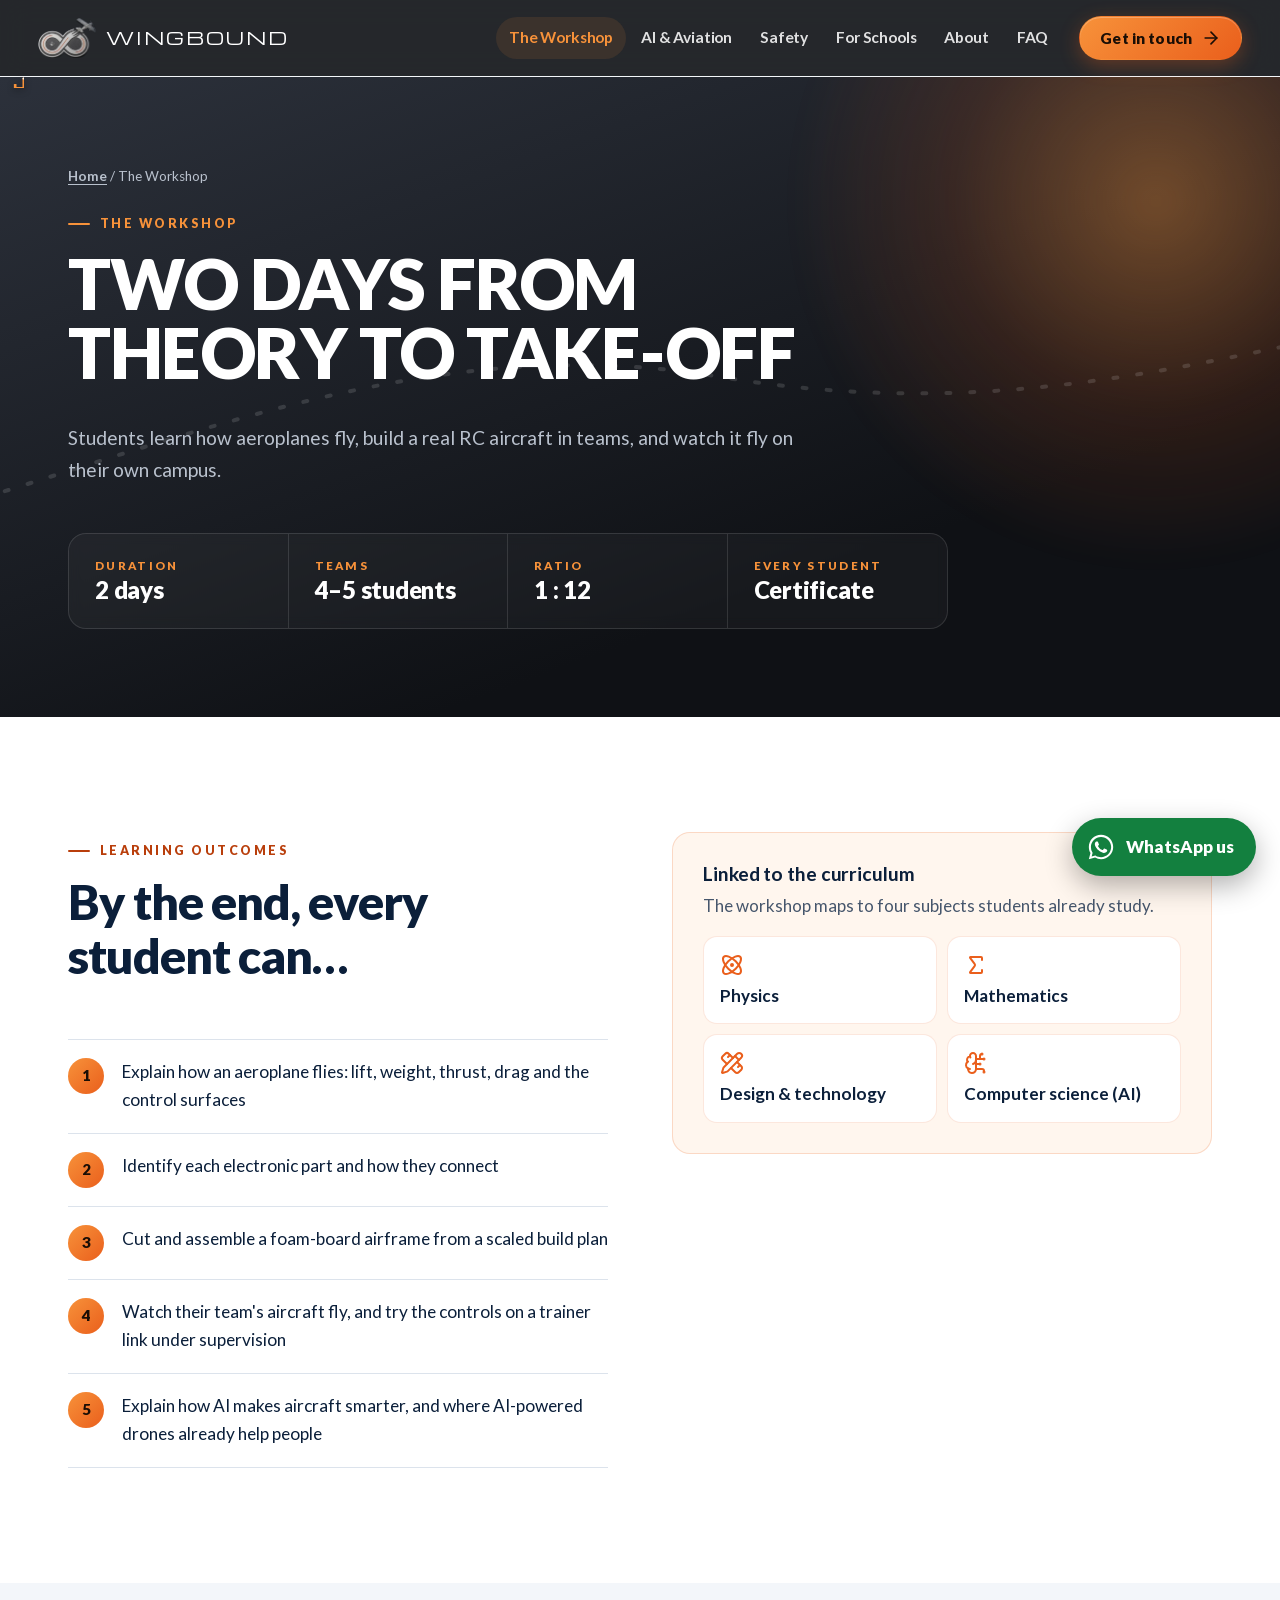
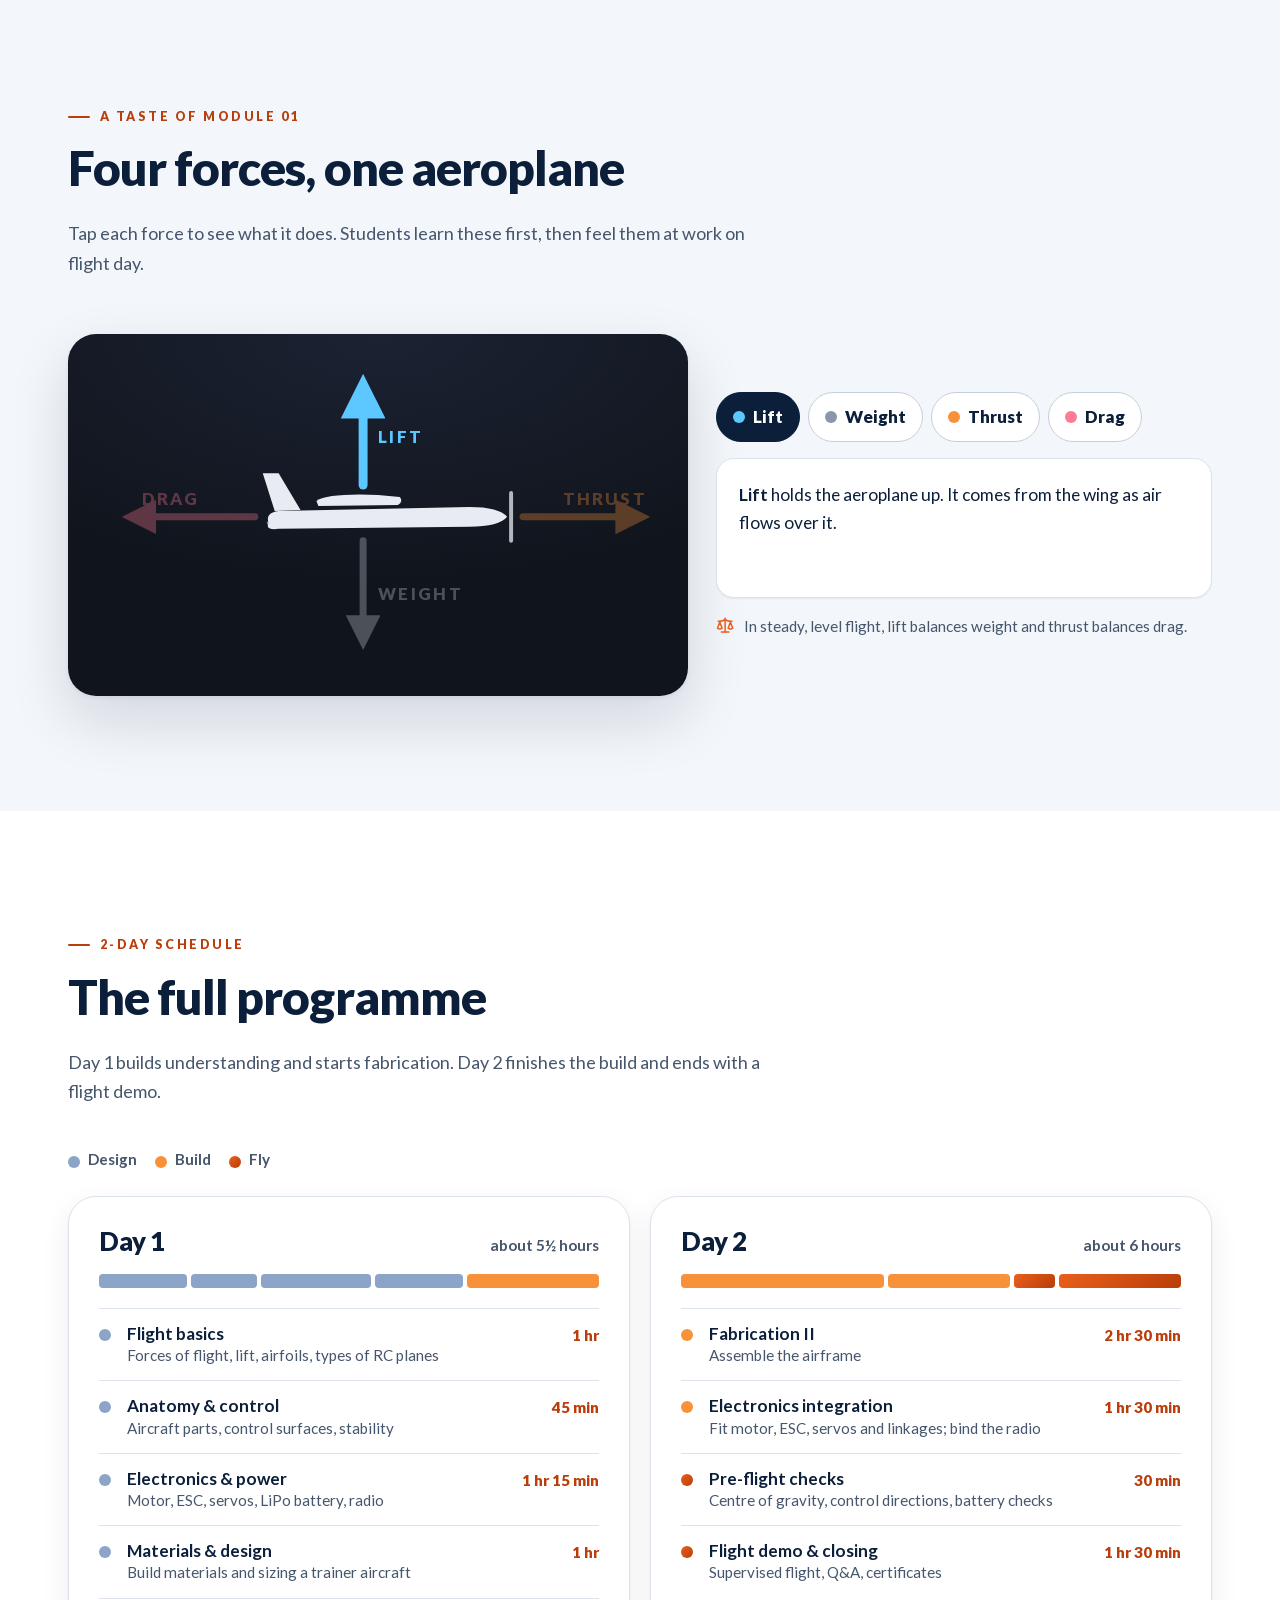
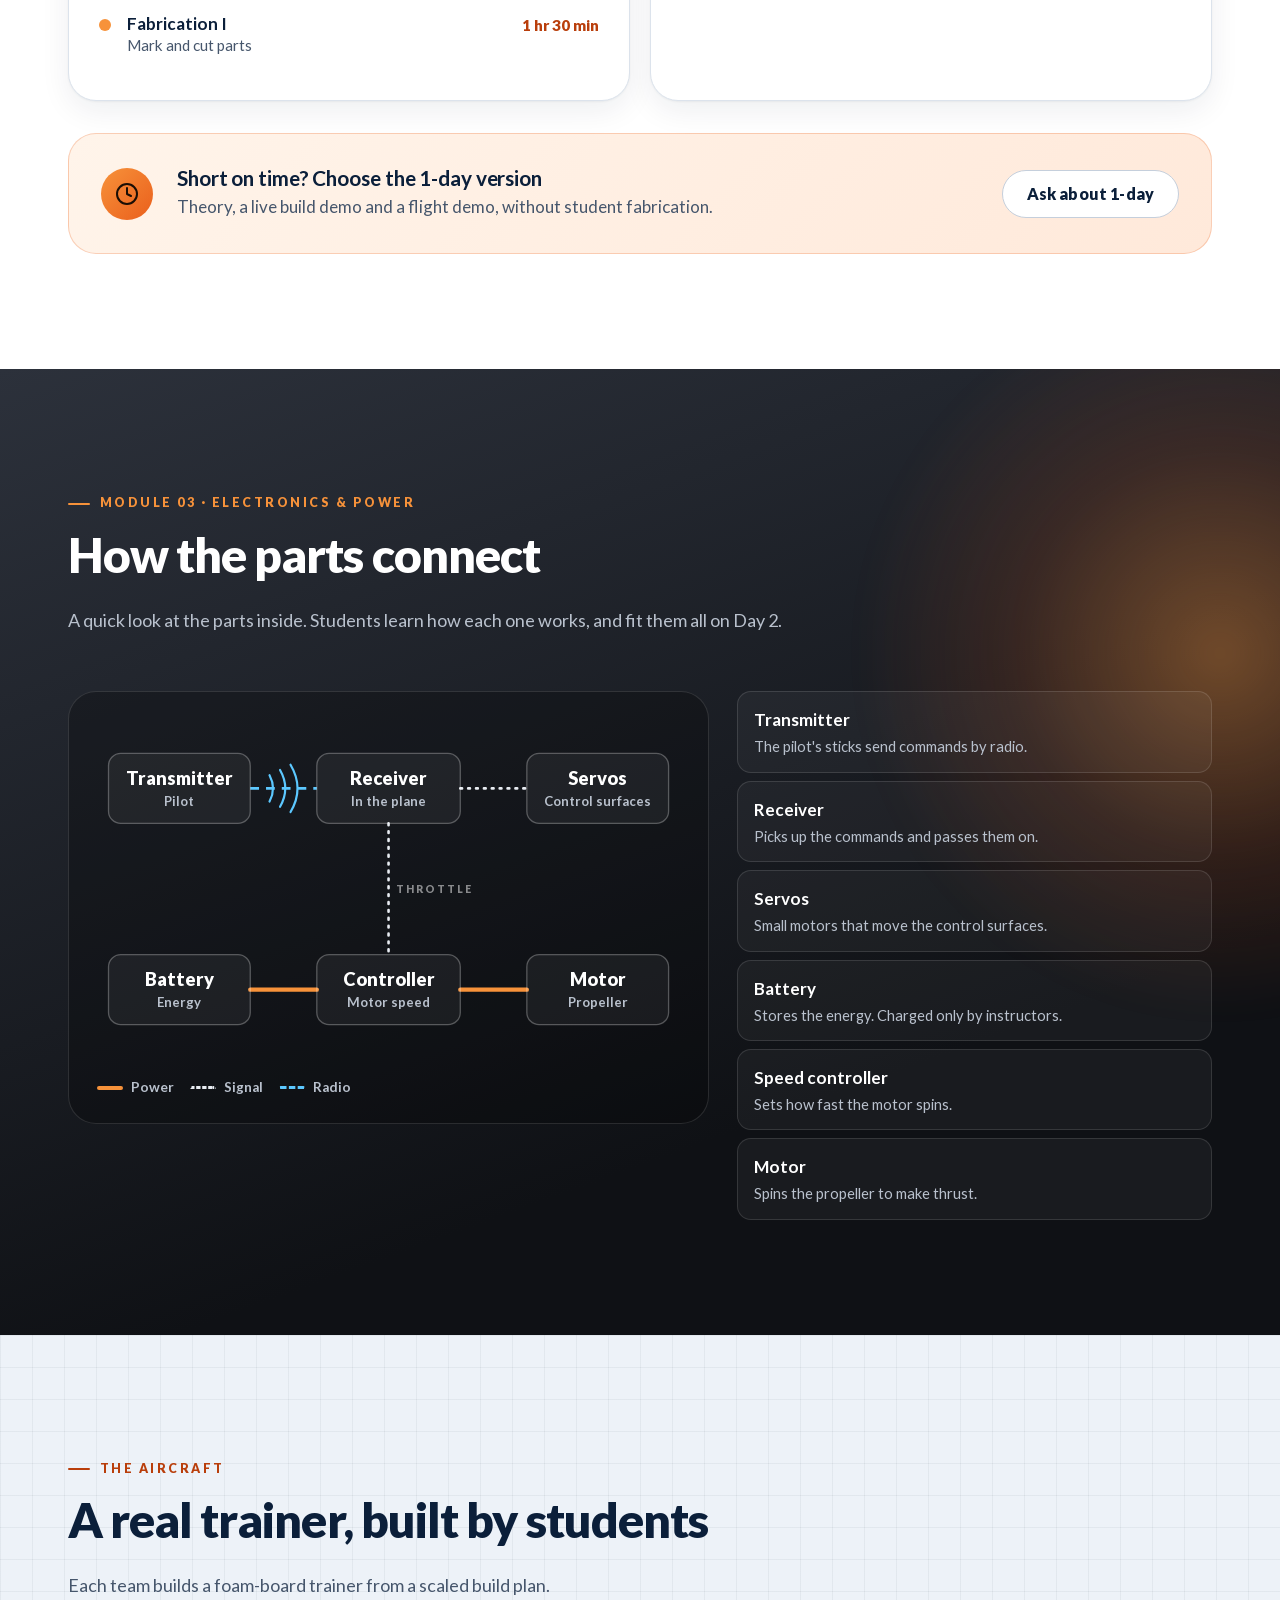
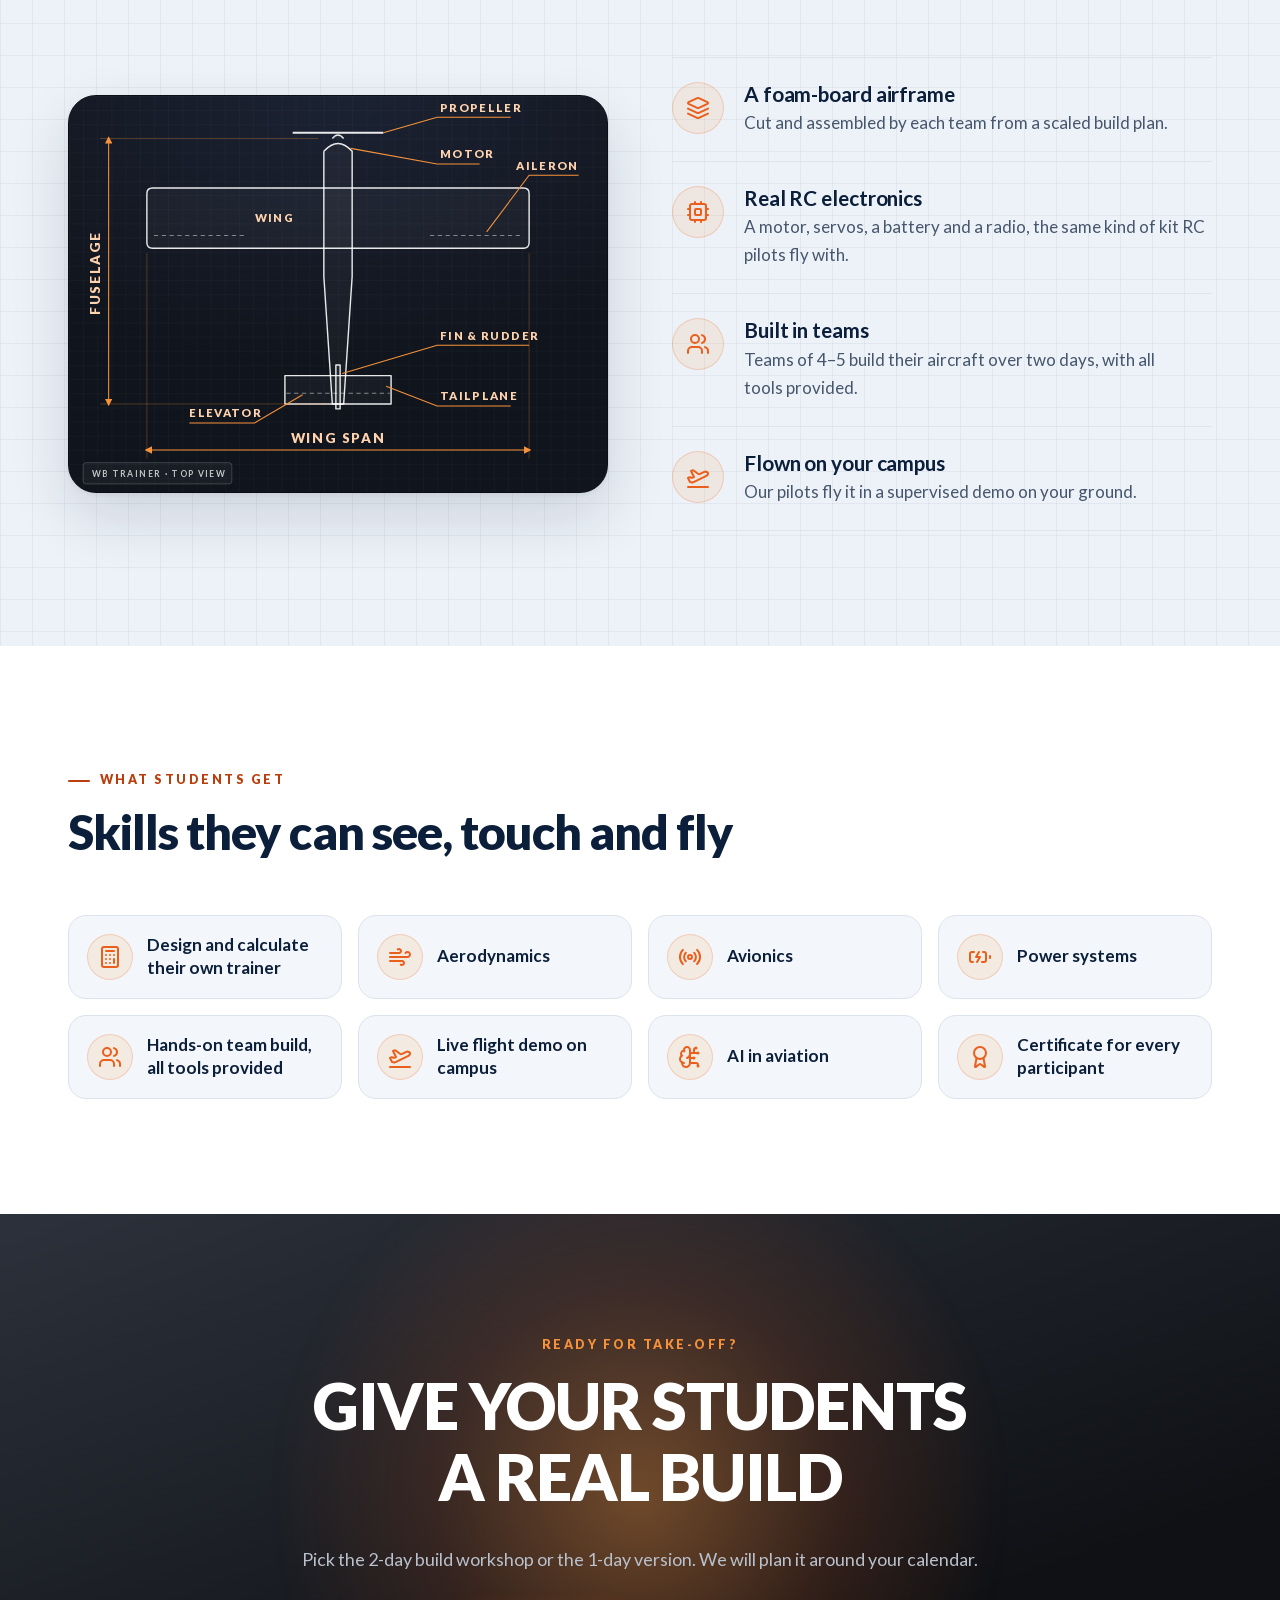
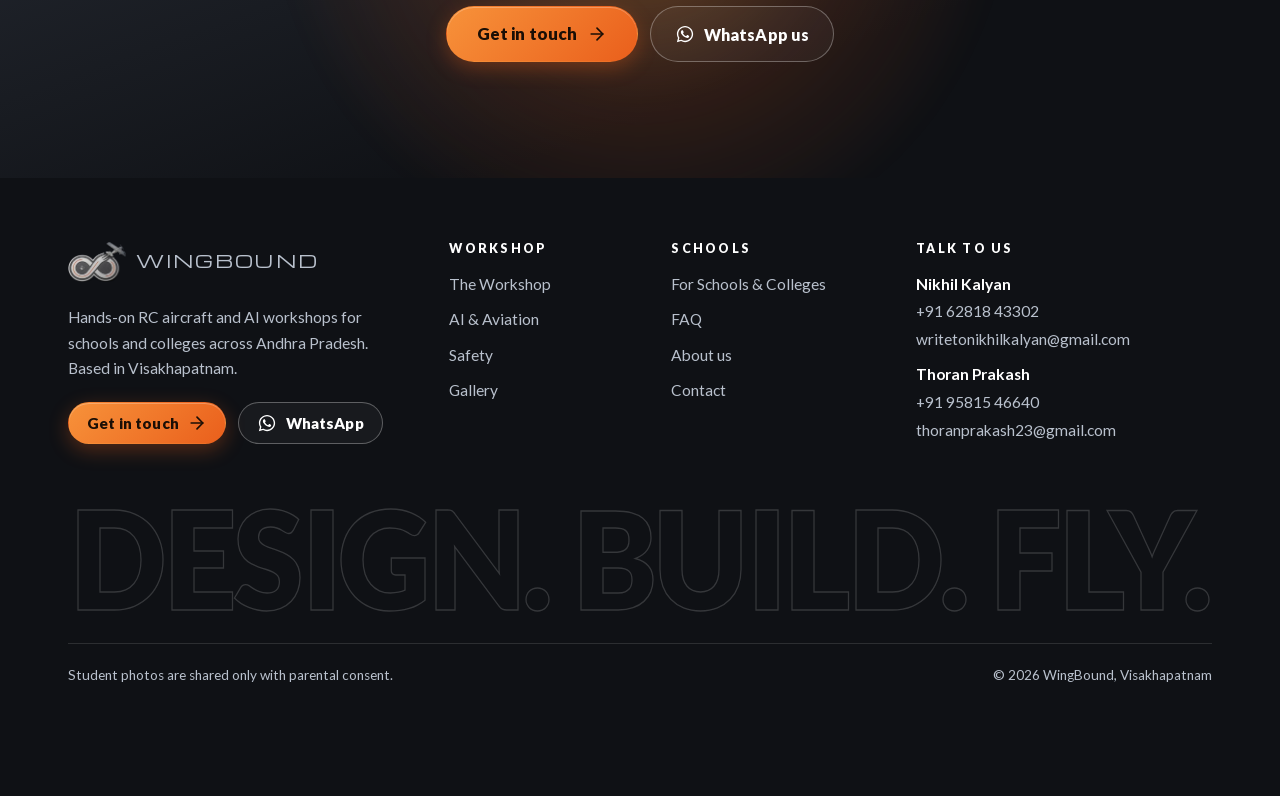
<file: workshop.html>
<!doctype html>
<html lang="en-IN">
<head>
<meta charset="utf-8">
<meta name="viewport" content="width=device-width, initial-scale=1">
<title>RC Aircraft Workshop: 2-Day Schedule &amp; Outcomes | WingBound</title>
<meta name="description" content="A 2-day RC aircraft workshop for schools and colleges: flight basics, electronics, a team foam-board build and a live flight demo. A 1-day option is also available.">
<link rel="canonical" href="https://thoranprakash.github.io/wingbound-site/workshop.html">
<meta name="theme-color" content="#0F1115">
<meta property="og:type" content="website">
<meta property="og:site_name" content="WingBound">
<meta property="og:title" content="RC Aircraft Workshop: 2-Day Schedule &amp; Outcomes | WingBound">
<meta property="og:description" content="A 2-day RC aircraft workshop for schools and colleges: flight basics, electronics, a team foam-board build and a live flight demo. A 1-day option is also available.">
<meta property="og:url" content="https://thoranprakash.github.io/wingbound-site/workshop.html">
<meta property="og:image" content="https://thoranprakash.github.io/wingbound-site/assets/img/og-image.jpg">
<meta property="og:image:width" content="1200">
<meta property="og:image:height" content="630">
<meta property="og:locale" content="en_IN">
<meta name="twitter:card" content="summary_large_image">
<link rel="icon" type="image/png" sizes="64x64" href="assets/img/favicon-64.png">
<link rel="apple-touch-icon" href="assets/img/apple-touch-icon.png">
<link rel="preload" href="assets/fonts/lato-900.woff2" as="font" type="font/woff2" crossorigin>
<link rel="preload" href="assets/fonts/lato-400.woff2" as="font" type="font/woff2" crossorigin>
<link rel="stylesheet" href="assets/css/styles.css?v=a92b5c36">
<script>document.documentElement.classList.add("js")</script>
<script src="assets/js/main.js?v=bbc280e7" defer></script>
<script type="application/ld+json">{"@context": "https://schema.org", "@type": "Course", "name": "WingBound RC aircraft and AI workshop", "description": "A hands-on aeromodelling workshop run on school and college campuses. Students learn the forces of flight, electronics and design, build a foam-board RC trainer in teams, and watch it fly.", "provider": {"@type": "EducationalOrganization", "name": "WingBound", "url": "https://thoranprakash.github.io/wingbound-site/"}, "educationalLevel": "Class 8 through engineering and diploma", "teaches": ["Explain how an aeroplane flies: lift, weight, thrust, drag and the control surfaces", "Identify each electronic part and how they connect", "Cut and assemble a foam-board airframe from a scaled build plan", "Watch their team's aircraft fly, and try the controls on a trainer link under supervision", "Explain how AI makes aircraft smarter, and where AI-powered drones already help people"], "inLanguage": "en-IN", "hasCourseInstance": [{"@type": "CourseInstance", "courseMode": "Onsite", "name": "2-day build workshop", "location": {"@type": "Place", "name": "Your campus, Andhra Pradesh"}}, {"@type": "CourseInstance", "courseMode": "Onsite", "name": "1-day workshop", "location": {"@type": "Place", "name": "Your campus, Andhra Pradesh"}}]}</script>
<script type="application/ld+json">{"@context": "https://schema.org", "@type": "BreadcrumbList", "itemListElement": [{"@type": "ListItem", "position": 1, "name": "Home", "item": "https://thoranprakash.github.io/wingbound-site/"}, {"@type": "ListItem", "position": 2, "name": "The Workshop", "item": "https://thoranprakash.github.io/wingbound-site/workshop.html"}]}</script>
</head>
<body>
<a class="skip-link" href="#main">Skip to content</a>
<svg width="0" height="0" style="position:absolute" aria-hidden="true" focusable="false">
  <symbol id="rc-plane" viewBox="-32 -32 64 64" fill="currentColor">
    <path d="M-26 -2.6 L17 -3.2 Q27 -3.2 29.5 0 Q27 3.2 17 3.2 L-26 2.6 Z"/>
    <rect x="-4" y="-28" width="12" height="56" rx="2.5"/>
    <rect x="-27" y="-11" width="7" height="22" rx="1.5"/>
    <rect x="-4" y="-28" width="12" height="5" rx="2" fill="#fff" opacity=".9"/>
    <rect x="-4" y="23" width="12" height="5" rx="2" fill="#fff" opacity=".9"/>
    <rect x="29.5" y="-9" width="1.8" height="18" rx=".9" opacity=".75"/>
  </symbol>
</svg>
<header class="site-header">
  <div class="header-inner">
    <a class="brand" href="index.html" aria-label="WingBound home">
      <picture><source srcset="assets/img/logo-240.webp" type="image/webp"><img src="assets/img/logo-240.png" alt="" width="240" height="165"></picture>
      <span class="brand-word">WINGBOUND</span>
    </a>
    <nav id="site-nav" class="site-nav" aria-label="Main">
      <ul class="nav-links">
        <li><a href="workshop.html" aria-current="page">The Workshop</a></li><li><a href="ai-aviation.html">AI &amp; Aviation</a></li><li><a href="safety.html">Safety</a></li><li><a href="schools.html">For Schools</a></li><li><a href="about.html">About</a></li><li><a href="faq.html">FAQ</a></li>
      </ul>
      <a class="btn btn--primary nav-cta" href="contact.html">Get in touch <svg class="icon" viewBox="0 0 24 24" fill="none" stroke="currentColor" stroke-width="2" stroke-linecap="round" stroke-linejoin="round" aria-hidden="true" focusable="false"><path d="M5 12h14" /><path d="m12 5 7 7-7 7" /></svg></a>
      <div class="nav-quick">
        <a href="tel:+916281843302"><svg class="icon" viewBox="0 0 24 24" fill="none" stroke="currentColor" stroke-width="2" stroke-linecap="round" stroke-linejoin="round" aria-hidden="true" focusable="false"><path d="M22 16.92v3a2 2 0 0 1-2.18 2 19.79 19.79 0 0 1-8.63-3.07 19.5 19.5 0 0 1-6-6 19.79 19.79 0 0 1-3.07-8.67A2 2 0 0 1 4.11 2h3a2 2 0 0 1 2 1.72 12.84 12.84 0 0 0 .7 2.81 2 2 0 0 1-.45 2.11L8.09 9.91a16 16 0 0 0 6 6l1.27-1.27a2 2 0 0 1 2.11-.45 12.84 12.84 0 0 0 2.81.7A2 2 0 0 1 22 16.92z" /></svg> Call +91 62818 43302</a>
        <a href="https://wa.me/916281843302?text=Hi%20WingBound%2C%20I%27d%20like%20to%20know%20more%20about%20your%20workshops." target="_blank" rel="noopener"><svg class="icon" viewBox="0 0 32 32" aria-hidden="true" focusable="false"><path fill="currentColor" d="M16.04 3C8.86 3 3.03 8.82 3.03 16c0 2.3.6 4.53 1.74 6.5L3 29l6.68-1.75A13 13 0 0 0 16.04 29C23.2 29 29 23.18 29 16S23.2 3 16.04 3Zm0 23.8c-2 0-3.94-.53-5.64-1.55l-.4-.24-3.97 1.04 1.06-3.86-.26-.4A10.77 10.77 0 0 1 5.24 16c0-5.95 4.85-10.8 10.8-10.8 5.94 0 10.77 4.85 10.77 10.8 0 5.96-4.83 10.8-10.77 10.8Zm5.92-8.08c-.33-.16-1.93-.95-2.23-1.06-.3-.11-.52-.16-.73.17-.22.32-.84 1.05-1.03 1.27-.19.22-.38.24-.7.08-.33-.16-1.38-.51-2.62-1.62-.97-.86-1.62-1.93-1.81-2.25-.19-.33-.02-.5.14-.66.15-.15.33-.38.49-.57.16-.19.22-.33.33-.54.11-.22.05-.41-.03-.57-.08-.16-.73-1.76-1-2.41-.26-.63-.53-.55-.73-.56h-.62c-.22 0-.57.08-.87.41-.3.32-1.14 1.11-1.14 2.71s1.17 3.15 1.33 3.36c.16.22 2.3 3.5 5.56 4.91.78.34 1.39.54 1.86.69.78.25 1.49.21 2.05.13.63-.09 1.93-.79 2.2-1.55.27-.76.27-1.42.19-1.55-.08-.14-.3-.22-.62-.38Z"/></svg> WhatsApp us</a>
      </div>
    </nav>
    <button class="nav-toggle" type="button" aria-expanded="false" aria-controls="site-nav" aria-label="Open menu">
      <span class="burger" aria-hidden="true"><span></span><span></span><span></span></span>
    </button>
  </div>
  <div class="flight-progress" aria-hidden="true"><span class="fp-trail"></span><svg class="fp-plane" viewBox="-32 -32 64 64"><use href="#rc-plane"/></svg></div>
</header>
<main id="main">
<section class="page-hero">
  <div class="glow" aria-hidden="true"></div>
  <svg class="sky sky--page " viewBox="0 0 1200 320" preserveAspectRatio="xMidYMid slice" aria-hidden="true" focusable="false"><path id="fp-page" d="M-60 250 C 220 290, 400 110, 640 150 S 1000 70, 1280 110" fill="none" stroke="none"/><path d="M-60 250 C 220 290, 400 110, 640 150 S 1000 70, 1280 110" class="sky-path" stroke-dasharray="2 10"/><path d="M-60 250 C 220 290, 400 110, 640 150 S 1000 70, 1280 110" class="sky-trail" pathLength="1" stroke-dasharray="1 1"><animate attributeName="stroke-dashoffset" values="1;0;0" keyTimes="0;0.7;1" dur="17s" repeatCount="indefinite"/><animate attributeName="opacity" values="1;1;0" keyTimes="0;0.7;0.95" dur="17s" repeatCount="indefinite"/></path><g class="sky-plane"><use href="#rc-plane" x="-22.0" y="-22.0" width="44" height="44"/><animateMotion dur="17s" repeatCount="indefinite" rotate="auto" calcMode="linear" keyPoints="0;1;1" keyTimes="0;0.7;1"><mpath href="#fp-page"/></animateMotion></g></svg>
  <div class="container">
    <p class="breadcrumb"><a href="index.html">Home</a> <span aria-hidden="true">/</span> The Workshop</p>
    <span class="label">The Workshop</span>
    <h1>Two days from theory to take-off</h1>
    <p class="page-hero-sub">Students learn how aeroplanes fly, build a real RC aircraft in teams, and watch it fly on their own campus.</p>
    <ul class="hud hud--page"><li><span class="hud-k">Duration</span><span class="hud-v">2 days</span></li><li><span class="hud-k">Teams</span><span class="hud-v">4–5 students</span></li><li><span class="hud-k">Ratio</span><span class="hud-v">1 : 12</span></li><li><span class="hud-k">Every student</span><span class="hud-v">Certificate</span></li></ul>
  </div>
</section>


<section class="section section--white" aria-labelledby="outcomes-title">
  <div class="container split split--top">
    <div>
      <div class="section-head" data-reveal><span class="label">Learning outcomes</span><h2 id="outcomes-title">By the end, every student can…</h2></div>
      <ol class="outcomes">
        <li data-reveal><span class="oc-n">1</span><span>Explain how an aeroplane flies: lift, weight, thrust, drag and the control surfaces</span></li><li data-reveal><span class="oc-n">2</span><span>Identify each electronic part and how they connect</span></li><li data-reveal><span class="oc-n">3</span><span>Cut and assemble a foam-board airframe from a scaled build plan</span></li><li data-reveal><span class="oc-n">4</span><span>Watch their team's aircraft fly, and try the controls on a trainer link under supervision</span></li><li data-reveal><span class="oc-n">5</span><span>Explain how AI makes aircraft smarter, and where AI-powered drones already help people</span></li>
      </ol>
    </div>
    <div class="card card--tint" data-reveal>
      <h3>Linked to the curriculum</h3>
      <p>The workshop maps to four subjects students already study.</p>
      <ul class="subject-grid">
        <li><svg class="icon" viewBox="0 0 24 24" fill="none" stroke="currentColor" stroke-width="2" stroke-linecap="round" stroke-linejoin="round" aria-hidden="true" focusable="false"><circle cx="12" cy="12" r="1" /><path d="M20.2 20.2c2.04-2.03.02-7.36-4.5-11.9-4.54-4.52-9.87-6.54-11.9-4.5-2.04 2.03-.02 7.36 4.5 11.9 4.54 4.52 9.87 6.54 11.9 4.5Z" /><path d="M15.7 15.7c4.52-4.54 6.54-9.87 4.5-11.9-2.03-2.04-7.36-.02-11.9 4.5-4.52 4.54-6.54 9.87-4.5 11.9 2.03 2.04 7.36.02 11.9-4.5Z" /></svg><span>Physics</span></li>
        <li><svg class="icon" viewBox="0 0 24 24" fill="none" stroke="currentColor" stroke-width="2" stroke-linecap="round" stroke-linejoin="round" aria-hidden="true" focusable="false"><path d="M18 7V5a1 1 0 0 0-1-1H6.5a.5.5 0 0 0-.4.8l4.5 6a2 2 0 0 1 0 2.4l-4.5 6a.5.5 0 0 0 .4.8H17a1 1 0 0 0 1-1v-2" /></svg><span>Mathematics</span></li>
        <li><svg class="icon" viewBox="0 0 24 24" fill="none" stroke="currentColor" stroke-width="2" stroke-linecap="round" stroke-linejoin="round" aria-hidden="true" focusable="false"><path d="M13 7 8.7 2.7a2.41 2.41 0 0 0-3.4 0L2.7 5.3a2.41 2.41 0 0 0 0 3.4L7 13" /><path d="m8 6 2-2" /><path d="m18 16 2-2" /><path d="m17 11 4.3 4.3c.94.94.94 2.46 0 3.4l-2.6 2.6c-.94.94-2.46.94-3.4 0L11 17" /><path d="M21.174 6.812a1 1 0 0 0-3.986-3.987L3.842 16.174a2 2 0 0 0-.5.83l-1.321 4.352a.5.5 0 0 0 .623.622l4.353-1.32a2 2 0 0 0 .83-.497z" /><path d="m15 5 4 4" /></svg><span>Design &amp; technology</span></li>
        <li><svg class="icon" viewBox="0 0 24 24" fill="none" stroke="currentColor" stroke-width="2" stroke-linecap="round" stroke-linejoin="round" aria-hidden="true" focusable="false"><path d="M12 5a3 3 0 1 0-5.997.125 4 4 0 0 0-2.526 5.77 4 4 0 0 0 .556 6.588A4 4 0 1 0 12 18Z" /><path d="M9 13a4.5 4.5 0 0 0 3-4" /><path d="M6.003 5.125A3 3 0 0 0 6.401 6.5" /><path d="M3.477 10.896a4 4 0 0 1 .585-.396" /><path d="M6 18a4 4 0 0 1-1.967-.516" /><path d="M12 13h4" /><path d="M12 18h6a2 2 0 0 1 2 2v1" /><path d="M12 8h8" /><path d="M16 8V5a2 2 0 0 1 2-2" /><circle cx="16" cy="13" r=".5" /><circle cx="18" cy="3" r=".5" /><circle cx="20" cy="21" r=".5" /><circle cx="20" cy="8" r=".5" /></svg><span>Computer science (AI)</span></li>
      </ul>
    </div>
  </div>
</section>

<section class="section" aria-labelledby="forces-title">
  <div class="container">
    <div class="section-head" data-reveal><span class="label">A taste of Module 01</span><h2 id="forces-title">Four forces, one aeroplane</h2><p>Tap each force to see what it does. Students learn these first, then feel them at work on flight day.</p></div>
    <div data-reveal><div class="forces" data-forces>
  <div class="forces-art">
    <svg viewBox="0 0 600 340" role="img" aria-labelledby="fo-title">
      <title id="fo-title">Side view of an aeroplane with the four forces of flight: lift up, weight down, thrust forward and drag backward</title>
      <defs>
        <marker id="fo-arrow" viewBox="0 0 10 10" refX="6" refY="5" markerWidth="5" markerHeight="5" orient="auto"><path d="M0 0L10 5L0 10z" fill="context-stroke"/></marker>
      </defs>
      <g class="fo-plane">
        <path d="M190 178 Q186 168 200 166 L392 162 Q422 162 430 172 Q422 182 392 182 L200 184 Q186 186 190 178 Z"/>
        <path d="M238 156 Q250 148 300 150 L322 152 Q326 157 320 160 L240 161 Z"/>
        <path d="M196 166 L184 128 L200 128 L222 165 Z"/>
        <path d="M188 177 L236 176 L236 182 L190 183 Z" opacity=".7"/>
        <rect x="432" y="146" width="4" height="52" rx="2" opacity=".75"/>
      </g>
      <g class="fo-force" data-force="lift"><line x1="285" y1="140" x2="285" y2="46"/><text x="300" y="98">LIFT</text></g>
      <g class="fo-force" data-force="weight"><line x1="285" y1="196" x2="285" y2="292"/><text x="300" y="256">WEIGHT</text></g>
      <g class="fo-force" data-force="thrust"><line x1="446" y1="172" x2="560" y2="172"/><text x="486" y="160">THRUST</text></g>
      <g class="fo-force" data-force="drag"><line x1="176" y1="172" x2="56" y2="172"/><text x="62" y="160">DRAG</text></g>
    </svg>
  </div>
  <div class="forces-copy">
    <div class="forces-tabs" role="group" aria-label="Choose a force">
      <button type="button" class="force-btn" data-force="lift" aria-pressed="true"><span class="dot dot--lift"></span>Lift</button>
      <button type="button" class="force-btn" data-force="weight" aria-pressed="false"><span class="dot dot--weight"></span>Weight</button>
      <button type="button" class="force-btn" data-force="thrust" aria-pressed="false"><span class="dot dot--thrust"></span>Thrust</button>
      <button type="button" class="force-btn" data-force="drag" aria-pressed="false"><span class="dot dot--drag"></span>Drag</button>
    </div>
    <div class="force-text" aria-live="polite">
      <p data-force="lift"><strong>Lift</strong> holds the aeroplane up. It comes from the wing as air flows over it.</p>
      <p data-force="weight" hidden><strong>Weight</strong> is gravity pulling the whole aircraft down. The wing has to make enough lift to hold it up.</p>
      <p data-force="thrust" hidden><strong>Thrust</strong> moves the aeroplane forward. The motor spins the propeller, which pulls the aircraft through the air.</p>
      <p data-force="drag" hidden><strong>Drag</strong> is the air resisting the aeroplane's motion. Smooth, light shapes keep drag low.</p>
    </div>
    <p class="forces-note"><svg class="icon" viewBox="0 0 24 24" fill="none" stroke="currentColor" stroke-width="2" stroke-linecap="round" stroke-linejoin="round" aria-hidden="true" focusable="false"><path d="m16 16 3-8 3 8c-.87.65-1.92 1-3 1s-2.13-.35-3-1Z" /><path d="m2 16 3-8 3 8c-.87.65-1.92 1-3 1s-2.13-.35-3-1Z" /><path d="M7 21h10" /><path d="M12 3v18" /><path d="M3 7h2c2 0 5-1 7-2 2 1 5 2 7 2h2" /></svg> In steady, level flight, lift balances weight and thrust balances drag.</p>
  </div>
</div></div>
  </div>
</section>

<section class="section section--white" id="schedule" aria-labelledby="schedule-title">
  <div class="container">
    <div class="section-head" data-reveal><span class="label">2-day schedule</span><h2 id="schedule-title">The full programme</h2><p>Day 1 builds understanding and starts fabrication. Day 2 finishes the build and ends with a flight demo.</p></div>
    <ul class="phase-legend" aria-label="Stages">
      <li><span class="tl-dot tl-dot--design"></span>Design</li>
      <li><span class="tl-dot tl-dot--build"></span>Build</li>
      <li><span class="tl-dot tl-dot--fly"></span>Fly</li>
    </ul>
    <div class="tl-grid">
      <article class="tl" data-reveal>
  <header class="tl-head"><h3>Day 1</h3><span>about 5½ hours</span></header>
  <div class="tl-bar" aria-hidden="true"><span class="tl-seg tl-seg--design" style="flex-grow:60" title="Flight basics: 1 hr"></span><span class="tl-seg tl-seg--design" style="flex-grow:45" title="Anatomy &amp; control: 45 min"></span><span class="tl-seg tl-seg--design" style="flex-grow:75" title="Electronics &amp; power: 1 hr 15 min"></span><span class="tl-seg tl-seg--design" style="flex-grow:60" title="Materials &amp; design: 1 hr"></span><span class="tl-seg tl-seg--build" style="flex-grow:90" title="Fabrication I: 1 hr 30 min"></span></div>
  <ol class="tl-list"><li class="tl-row"><span class="tl-dot tl-dot--design" aria-hidden="true"></span><div><strong>Flight basics</strong><span>Forces of flight, lift, airfoils, types of RC planes</span></div><span class="tl-time">1 hr</span></li><li class="tl-row"><span class="tl-dot tl-dot--design" aria-hidden="true"></span><div><strong>Anatomy &amp; control</strong><span>Aircraft parts, control surfaces, stability</span></div><span class="tl-time">45 min</span></li><li class="tl-row"><span class="tl-dot tl-dot--design" aria-hidden="true"></span><div><strong>Electronics &amp; power</strong><span>Motor, ESC, servos, LiPo battery, radio</span></div><span class="tl-time">1 hr 15 min</span></li><li class="tl-row"><span class="tl-dot tl-dot--design" aria-hidden="true"></span><div><strong>Materials &amp; design</strong><span>Build materials and sizing a trainer aircraft</span></div><span class="tl-time">1 hr</span></li><li class="tl-row"><span class="tl-dot tl-dot--build" aria-hidden="true"></span><div><strong>Fabrication I</strong><span>Mark and cut parts</span></div><span class="tl-time">1 hr 30 min</span></li></ol>
</article>
      <article class="tl" data-reveal>
  <header class="tl-head"><h3>Day 2</h3><span>about 6 hours</span></header>
  <div class="tl-bar" aria-hidden="true"><span class="tl-seg tl-seg--build" style="flex-grow:150" title="Fabrication II: 2 hr 30 min"></span><span class="tl-seg tl-seg--build" style="flex-grow:90" title="Electronics integration: 1 hr 30 min"></span><span class="tl-seg tl-seg--fly" style="flex-grow:30" title="Pre-flight checks: 30 min"></span><span class="tl-seg tl-seg--fly" style="flex-grow:90" title="Flight demo &amp; closing: 1 hr 30 min"></span></div>
  <ol class="tl-list"><li class="tl-row"><span class="tl-dot tl-dot--build" aria-hidden="true"></span><div><strong>Fabrication II</strong><span>Assemble the airframe</span></div><span class="tl-time">2 hr 30 min</span></li><li class="tl-row"><span class="tl-dot tl-dot--build" aria-hidden="true"></span><div><strong>Electronics integration</strong><span>Fit motor, ESC, servos and linkages; bind the radio</span></div><span class="tl-time">1 hr 30 min</span></li><li class="tl-row"><span class="tl-dot tl-dot--fly" aria-hidden="true"></span><div><strong>Pre-flight checks</strong><span>Centre of gravity, control directions, battery checks</span></div><span class="tl-time">30 min</span></li><li class="tl-row"><span class="tl-dot tl-dot--fly" aria-hidden="true"></span><div><strong>Flight demo &amp; closing</strong><span>Supervised flight, Q&amp;A, certificates</span></div><span class="tl-time">1 hr 30 min</span></li></ol>
</article>
    </div>
    <div class="callout callout--orange mt-2" data-reveal>
      <span class="badge badge--solid"><svg class="icon" viewBox="0 0 24 24" fill="none" stroke="currentColor" stroke-width="2" stroke-linecap="round" stroke-linejoin="round" aria-hidden="true" focusable="false"><circle cx="12" cy="12" r="10" /><polyline points="12 6 12 12 16 14" /></svg></span>
      <div>
        <h3>Short on time? Choose the 1-day version</h3>
        <p>Theory, a live build demo and a flight demo, without student fabrication.</p>
      </div>
      <a class="btn btn--outline" href="contact.html?package=1day">Ask about 1-day</a>
    </div>
  </div>
</section>

<section class="section section--dark" aria-labelledby="wiring-title">
  <div class="glow" aria-hidden="true" style="right:-25%;top:-10%"></div>
  <div class="container">
    <div class="section-head" data-reveal><span class="label">Module 03 · Electronics &amp; power</span><h2 id="wiring-title">How the parts connect</h2><p>A quick look at the parts inside. Students learn how each one works, and fit them all on Day 2.</p></div>
    <div data-reveal><div class="wiring" data-wiring>
  <div class="wiring-art" data-active=""><svg viewBox="0 0 680 400" role="img" aria-labelledby="wd-title">
  <title id="wd-title">How the aircraft's electronics connect: the battery powers the speed controller, which drives the motor; the transmitter talks to the receiver by radio, and the receiver controls the speed controller and the servos</title>
  <g class="wd-links">
    <path class="wd-radio" data-parts="tx rx" d="M182 85 H258"/>
    <path class="wd-sig" data-parts="rx servo" d="M422 85 H498"/>
    <path class="wd-sig" data-parts="rx esc" d="M340 125 V275"/>
    <path class="wd-pow" data-parts="batt esc" d="M182 315 H258"/>
    <path class="wd-pow" data-parts="esc motor" d="M422 315 H498"/>
  </g>
  <g class="wd-waves" data-parts="tx rx" aria-hidden="true"><path d="M204 70 q8 15 0 30 M216 64 q12 21 0 42 M228 58 q16 27 0 54"/></g>
  <g class="wd-node" data-parts="tx"><rect x="20" y="45" width="162" height="80" rx="14"/><text x="101.0" y="81.0" text-anchor="middle" class="wd-title">Transmitter</text><text x="101.0" y="105.0" text-anchor="middle" class="wd-sub">Pilot</text></g>
  <g class="wd-node" data-parts="rx"><rect x="258" y="45" width="164" height="80" rx="14"/><text x="340.0" y="81.0" text-anchor="middle" class="wd-title">Receiver</text><text x="340.0" y="105.0" text-anchor="middle" class="wd-sub">In the plane</text></g>
  <g class="wd-node" data-parts="servo"><rect x="498" y="45" width="162" height="80" rx="14"/><text x="579.0" y="81.0" text-anchor="middle" class="wd-title">Servos</text><text x="579.0" y="105.0" text-anchor="middle" class="wd-sub">Control surfaces</text></g>
  <g class="wd-node" data-parts="batt"><rect x="20" y="275" width="162" height="80" rx="14"/><text x="101.0" y="311.0" text-anchor="middle" class="wd-title">Battery</text><text x="101.0" y="335.0" text-anchor="middle" class="wd-sub">Energy</text></g>
  <g class="wd-node" data-parts="esc"><rect x="258" y="275" width="164" height="80" rx="14"/><text x="340.0" y="311.0" text-anchor="middle" class="wd-title">Controller</text><text x="340.0" y="335.0" text-anchor="middle" class="wd-sub">Motor speed</text></g>
  <g class="wd-node" data-parts="motor"><rect x="498" y="275" width="162" height="80" rx="14"/><text x="579.0" y="311.0" text-anchor="middle" class="wd-title">Motor</text><text x="579.0" y="335.0" text-anchor="middle" class="wd-sub">Propeller</text></g>
  <text x="348" y="205" class="wd-lbl">THROTTLE</text>
</svg>
    <ul class="wd-legend" aria-label="Legend"><li><span class="lg lg--pow"></span>Power</li><li><span class="lg lg--sig"></span>Signal</li><li><span class="lg lg--radio"></span>Radio</li></ul>
  </div>
  <ul class="parts"><li><button type="button" class="part-btn" data-part="tx" aria-pressed="false"><strong>Transmitter</strong><span>The pilot's sticks send commands by radio.</span></button></li><li><button type="button" class="part-btn" data-part="rx" aria-pressed="false"><strong>Receiver</strong><span>Picks up the commands and passes them on.</span></button></li><li><button type="button" class="part-btn" data-part="servo" aria-pressed="false"><strong>Servos</strong><span>Small motors that move the control surfaces.</span></button></li><li><button type="button" class="part-btn" data-part="batt" aria-pressed="false"><strong>Battery</strong><span>Stores the energy. Charged only by instructors.</span></button></li><li><button type="button" class="part-btn" data-part="esc" aria-pressed="false"><strong>Speed controller</strong><span>Sets how fast the motor spins.</span></button></li><li><button type="button" class="part-btn" data-part="motor" aria-pressed="false"><strong>Motor</strong><span>Spins the propeller to make thrust.</span></button></li></ul>
</div></div>
  </div>
</section>

<section class="section section--blueprint" id="aircraft" aria-labelledby="aircraft-title">
  <div class="container">
    <div class="section-head" data-reveal><span class="label">The aircraft</span><h2 id="aircraft-title">A real trainer, built by students</h2><p>Each team builds a foam-board trainer from a scaled build plan.</p></div>
    <div class="split">
      <div data-reveal><figure class="blueprint" data-draw>
  <svg viewBox="0 0 760 560" role="img" aria-labelledby="bp-title bp-desc">
    <title id="bp-title">Top-view drawing of the WingBound trainer aircraft</title>
    <desc id="bp-desc">An outline of the foam-board trainer students build, seen from above, with its parts labelled: propeller, motor, wing, ailerons, wing span, fuselage, tailplane, elevator, and fin and rudder.</desc>
    <defs>
      <pattern id="bp-grid" width="20" height="20" patternUnits="userSpaceOnUse"><path d="M20 0H0V20" fill="none" stroke="rgba(255,255,255,.06)" stroke-width="1"/></pattern>
      <marker id="bp-arrow" viewBox="0 0 10 10" refX="5" refY="5" markerWidth="7" markerHeight="7" orient="auto-start-reverse"><path d="M0 0L10 5L0 10z" fill="#F7923A"/></marker>
    </defs>
    <rect width="760" height="560" fill="url(#bp-grid)"/>
    <!-- aircraft -->
    <g class="bp-air">
      <path pathLength="1" d="M316 52 H444"/>
      <path pathLength="1" d="M372 60 Q380 50 388 60"/>
      <path pathLength="1" d="M360 78 Q380 56 400 78 L400 255 L388 435 L372 435 L360 255 Z"/>
      <path pathLength="1" d="M118 130 H642 Q650 130 650 138 V207 Q650 215 642 215 H118 Q110 215 110 207 V138 Q110 130 118 130 Z"/>
      <path pathLength="1" d="M305 395 H455 V435 H305 Z"/>
      <path pathLength="1" d="M377 380 H383 V442 H377 Z"/>
      <path class="bp-hinge" d="M120 197 H250 M510 197 H640 M307 420 H453"/>
    </g>
    <!-- part names only: no values -->
    <g class="bp-dim">
      <path pathLength="1" d="M110 222 V512 M650 222 V512 M352 60 H44 M366 435 H44"/>
      <path pathLength="1" marker-start="url(#bp-arrow)" marker-end="url(#bp-arrow)" d="M112 500 H648"/>
      <path pathLength="1" marker-start="url(#bp-arrow)" marker-end="url(#bp-arrow)" d="M56 62 V433"/>
      <path pathLength="1" d="M444 52 L520 30 H624"/>
      <path pathLength="1" d="M398 74 L520 96 H580"/>
      <path pathLength="1" d="M590 192 L650 112 H720"/>
      <path pathLength="1" d="M330 422 L262 462 H170"/>
      <path pathLength="1" d="M448 410 L520 438 H624"/>
      <path pathLength="1" d="M386 392 L520 352 H650"/>
    </g>
    <g class="bp-text">
      <text x="380" y="490" text-anchor="middle">WING SPAN</text>
      <text x="44" y="250" transform="rotate(-90 44 250)" text-anchor="middle">FUSELAGE</text>
      <text x="290" y="178" text-anchor="middle" class="bp-sm">WING</text>
      <text x="524" y="22" class="bp-sm">PROPELLER</text>
      <text x="524" y="88" class="bp-sm">MOTOR</text>
      <text x="720" y="104" text-anchor="end" class="bp-sm">AILERON</text>
      <text x="170" y="454" class="bp-sm">ELEVATOR</text>
      <text x="524" y="430" class="bp-sm">TAILPLANE</text>
      <text x="524" y="344" class="bp-sm">FIN &amp; RUDDER</text>
    </g>
    <g class="bp-block">
      <rect x="20" y="518" width="210" height="30" rx="4"/>
      <text x="32" y="538">WB TRAINER · TOP VIEW</text>
    </g>
  </svg>
</figure></div>
      <div class="pillars">
        <article class="pillar" data-reveal><span class="badge "><svg class="icon" viewBox="0 0 24 24" fill="none" stroke="currentColor" stroke-width="2" stroke-linecap="round" stroke-linejoin="round" aria-hidden="true" focusable="false"><path d="m12.83 2.18a2 2 0 0 0-1.66 0L2.6 6.08a1 1 0 0 0 0 1.83l8.58 3.91a2 2 0 0 0 1.66 0l8.58-3.9a1 1 0 0 0 0-1.83Z" /><path d="m22 17.65-9.17 4.16a2 2 0 0 1-1.66 0L2 17.65" /><path d="m22 12.65-9.17 4.16a2 2 0 0 1-1.66 0L2 12.65" /></svg></span><div><h3>A foam-board airframe</h3><p>Cut and assembled by each team from a scaled build plan.</p></div></article>
        <article class="pillar" data-reveal><span class="badge "><svg class="icon" viewBox="0 0 24 24" fill="none" stroke="currentColor" stroke-width="2" stroke-linecap="round" stroke-linejoin="round" aria-hidden="true" focusable="false"><rect width="16" height="16" x="4" y="4" rx="2" /><rect width="6" height="6" x="9" y="9" rx="1" /><path d="M15 2v2" /><path d="M15 20v2" /><path d="M2 15h2" /><path d="M2 9h2" /><path d="M20 15h2" /><path d="M20 9h2" /><path d="M9 2v2" /><path d="M9 20v2" /></svg></span><div><h3>Real RC electronics</h3><p>A motor, servos, a battery and a radio, the same kind of kit RC pilots fly with.</p></div></article>
        <article class="pillar" data-reveal><span class="badge "><svg class="icon" viewBox="0 0 24 24" fill="none" stroke="currentColor" stroke-width="2" stroke-linecap="round" stroke-linejoin="round" aria-hidden="true" focusable="false"><path d="M16 21v-2a4 4 0 0 0-4-4H6a4 4 0 0 0-4 4v2" /><circle cx="9" cy="7" r="4" /><path d="M22 21v-2a4 4 0 0 0-3-3.87" /><path d="M16 3.13a4 4 0 0 1 0 7.75" /></svg></span><div><h3>Built in teams</h3><p>Teams of 4–5 build their aircraft over two days, with all tools provided.</p></div></article>
        <article class="pillar" data-reveal><span class="badge "><svg class="icon" viewBox="0 0 24 24" fill="none" stroke="currentColor" stroke-width="2" stroke-linecap="round" stroke-linejoin="round" aria-hidden="true" focusable="false"><path d="M2 22h20" /><path d="M6.36 17.4 4 17l-2-4 1.1-.55a2 2 0 0 1 1.8 0l.17.1a2 2 0 0 0 1.8 0L8 12 5 6l.9-.45a2 2 0 0 1 2.09.2l4.02 3a2 2 0 0 0 2.1.2l4.19-2.06a2.41 2.41 0 0 1 1.73-.17L21 7a1.4 1.4 0 0 1 .87 1.99l-.38.76c-.23.46-.6.84-1.07 1.08L7.58 17.2a2 2 0 0 1-1.22.18Z" /></svg></span><div><h3>Flown on your campus</h3><p>Our pilots fly it in a supervised demo on your ground.</p></div></article>
      </div>
    </div>
  </div>
</section>

<section class="section section--white" aria-labelledby="gets-title">
  <div class="container">
    <div class="section-head" data-reveal><span class="label">What students get</span><h2 id="gets-title">Skills they can see, touch and fly</h2></div>
    <ul class="gets">
      <li data-reveal><span class="badge "><svg class="icon" viewBox="0 0 24 24" fill="none" stroke="currentColor" stroke-width="2" stroke-linecap="round" stroke-linejoin="round" aria-hidden="true" focusable="false"><rect width="16" height="20" x="4" y="2" rx="2" /><line x1="8" x2="16" y1="6" y2="6" /><line x1="16" x2="16" y1="14" y2="18" /><path d="M16 10h.01" /><path d="M12 10h.01" /><path d="M8 10h.01" /><path d="M12 14h.01" /><path d="M8 14h.01" /><path d="M12 18h.01" /><path d="M8 18h.01" /></svg></span><span>Design and calculate their own trainer</span></li><li data-reveal><span class="badge "><svg class="icon" viewBox="0 0 24 24" fill="none" stroke="currentColor" stroke-width="2" stroke-linecap="round" stroke-linejoin="round" aria-hidden="true" focusable="false"><path d="M12.8 19.6A2 2 0 1 0 14 16H2" /><path d="M17.5 8a2.5 2.5 0 1 1 2 4H2" /><path d="M9.8 4.4A2 2 0 1 1 11 8H2" /></svg></span><span>Aerodynamics</span></li><li data-reveal><span class="badge "><svg class="icon" viewBox="0 0 24 24" fill="none" stroke="currentColor" stroke-width="2" stroke-linecap="round" stroke-linejoin="round" aria-hidden="true" focusable="false"><path d="M4.9 19.1C1 15.2 1 8.8 4.9 4.9" /><path d="M7.8 16.2c-2.3-2.3-2.3-6.1 0-8.5" /><circle cx="12" cy="12" r="2" /><path d="M16.2 7.8c2.3 2.3 2.3 6.1 0 8.5" /><path d="M19.1 4.9C23 8.8 23 15.1 19.1 19" /></svg></span><span>Avionics</span></li><li data-reveal><span class="badge "><svg class="icon" viewBox="0 0 24 24" fill="none" stroke="currentColor" stroke-width="2" stroke-linecap="round" stroke-linejoin="round" aria-hidden="true" focusable="false"><path d="M15 7h1a2 2 0 0 1 2 2v6a2 2 0 0 1-2 2h-2" /><path d="M6 7H4a2 2 0 0 0-2 2v6a2 2 0 0 0 2 2h1" /><path d="m11 7-3 5h4l-3 5" /><line x1="22" x2="22" y1="11" y2="13" /></svg></span><span>Power systems</span></li><li data-reveal><span class="badge "><svg class="icon" viewBox="0 0 24 24" fill="none" stroke="currentColor" stroke-width="2" stroke-linecap="round" stroke-linejoin="round" aria-hidden="true" focusable="false"><path d="M16 21v-2a4 4 0 0 0-4-4H6a4 4 0 0 0-4 4v2" /><circle cx="9" cy="7" r="4" /><path d="M22 21v-2a4 4 0 0 0-3-3.87" /><path d="M16 3.13a4 4 0 0 1 0 7.75" /></svg></span><span>Hands-on team build, all tools provided</span></li><li data-reveal><span class="badge "><svg class="icon" viewBox="0 0 24 24" fill="none" stroke="currentColor" stroke-width="2" stroke-linecap="round" stroke-linejoin="round" aria-hidden="true" focusable="false"><path d="M2 22h20" /><path d="M6.36 17.4 4 17l-2-4 1.1-.55a2 2 0 0 1 1.8 0l.17.1a2 2 0 0 0 1.8 0L8 12 5 6l.9-.45a2 2 0 0 1 2.09.2l4.02 3a2 2 0 0 0 2.1.2l4.19-2.06a2.41 2.41 0 0 1 1.73-.17L21 7a1.4 1.4 0 0 1 .87 1.99l-.38.76c-.23.46-.6.84-1.07 1.08L7.58 17.2a2 2 0 0 1-1.22.18Z" /></svg></span><span>Live flight demo on campus</span></li><li data-reveal><span class="badge "><svg class="icon" viewBox="0 0 24 24" fill="none" stroke="currentColor" stroke-width="2" stroke-linecap="round" stroke-linejoin="round" aria-hidden="true" focusable="false"><path d="M12 5a3 3 0 1 0-5.997.125 4 4 0 0 0-2.526 5.77 4 4 0 0 0 .556 6.588A4 4 0 1 0 12 18Z" /><path d="M9 13a4.5 4.5 0 0 0 3-4" /><path d="M6.003 5.125A3 3 0 0 0 6.401 6.5" /><path d="M3.477 10.896a4 4 0 0 1 .585-.396" /><path d="M6 18a4 4 0 0 1-1.967-.516" /><path d="M12 13h4" /><path d="M12 18h6a2 2 0 0 1 2 2v1" /><path d="M12 8h8" /><path d="M16 8V5a2 2 0 0 1 2-2" /><circle cx="16" cy="13" r=".5" /><circle cx="18" cy="3" r=".5" /><circle cx="20" cy="21" r=".5" /><circle cx="20" cy="8" r=".5" /></svg></span><span>AI in aviation</span></li><li data-reveal><span class="badge "><svg class="icon" viewBox="0 0 24 24" fill="none" stroke="currentColor" stroke-width="2" stroke-linecap="round" stroke-linejoin="round" aria-hidden="true" focusable="false"><path d="m15.477 12.89 1.515 8.526a.5.5 0 0 1-.81.47l-3.58-2.687a1 1 0 0 0-1.197 0l-3.586 2.686a.5.5 0 0 1-.81-.469l1.514-8.526" /><circle cx="12" cy="8" r="6" /></svg></span><span>Certificate for every participant</span></li>
    </ul>
  </div>
</section>

<section class="section section--dark cta-band" aria-labelledby="cta-title">
  <div class="glow" aria-hidden="true"></div>
  <div class="container" data-reveal>
    <span class="label">Ready for take-off?</span>
    <h2 id="cta-title">Give your students a real build</h2>
    <p>Pick the 2-day build workshop or the 1-day version. We will plan it around your calendar.</p>
    <div class="btn-row">
      <a class="btn btn--primary btn--lg" href="contact.html">Get in touch <svg class="icon" viewBox="0 0 24 24" fill="none" stroke="currentColor" stroke-width="2" stroke-linecap="round" stroke-linejoin="round" aria-hidden="true" focusable="false"><path d="M5 12h14" /><path d="m12 5 7 7-7 7" /></svg></a>
      <a class="btn btn--ghost" href="https://wa.me/916281843302?text=Hi%20WingBound%2C%20I%27d%20like%20to%20know%20more%20about%20your%20workshops." target="_blank" rel="noopener"><svg class="icon" viewBox="0 0 32 32" aria-hidden="true" focusable="false"><path fill="currentColor" d="M16.04 3C8.86 3 3.03 8.82 3.03 16c0 2.3.6 4.53 1.74 6.5L3 29l6.68-1.75A13 13 0 0 0 16.04 29C23.2 29 29 23.18 29 16S23.2 3 16.04 3Zm0 23.8c-2 0-3.94-.53-5.64-1.55l-.4-.24-3.97 1.04 1.06-3.86-.26-.4A10.77 10.77 0 0 1 5.24 16c0-5.95 4.85-10.8 10.8-10.8 5.94 0 10.77 4.85 10.77 10.8 0 5.96-4.83 10.8-10.77 10.8Zm5.92-8.08c-.33-.16-1.93-.95-2.23-1.06-.3-.11-.52-.16-.73.17-.22.32-.84 1.05-1.03 1.27-.19.22-.38.24-.7.08-.33-.16-1.38-.51-2.62-1.62-.97-.86-1.62-1.93-1.81-2.25-.19-.33-.02-.5.14-.66.15-.15.33-.38.49-.57.16-.19.22-.33.33-.54.11-.22.05-.41-.03-.57-.08-.16-.73-1.76-1-2.41-.26-.63-.53-.55-.73-.56h-.62c-.22 0-.57.08-.87.41-.3.32-1.14 1.11-1.14 2.71s1.17 3.15 1.33 3.36c.16.22 2.3 3.5 5.56 4.91.78.34 1.39.54 1.86.69.78.25 1.49.21 2.05.13.63-.09 1.93-.79 2.2-1.55.27-.76.27-1.42.19-1.55-.08-.14-.3-.22-.62-.38Z"/></svg> WhatsApp us</a>
    </div>
  </div>
</section>

</main>
<footer class="site-footer">
  <div class="container">
    <div class="footer-top">
      <div class="footer-brand">
        <a class="brand" href="index.html" aria-label="WingBound home">
          <picture><source srcset="assets/img/logo-240.webp" type="image/webp"><img src="assets/img/logo-240.png" alt="" width="240" height="165" loading="lazy"></picture>
          <span class="brand-word">WINGBOUND</span>
        </a>
        <p>Hands-on RC aircraft and AI workshops for schools and colleges across Andhra Pradesh. Based in Visakhapatnam.</p>
        <div class="btn-row">
          <a class="btn btn--primary btn--sm" href="contact.html">Get in touch <svg class="icon" viewBox="0 0 24 24" fill="none" stroke="currentColor" stroke-width="2" stroke-linecap="round" stroke-linejoin="round" aria-hidden="true" focusable="false"><path d="M5 12h14" /><path d="m12 5 7 7-7 7" /></svg></a>
          <a class="btn btn--ghost btn--sm" href="https://wa.me/916281843302?text=Hi%20WingBound%2C%20I%27d%20like%20to%20know%20more%20about%20your%20workshops." target="_blank" rel="noopener"><svg class="icon" viewBox="0 0 32 32" aria-hidden="true" focusable="false"><path fill="currentColor" d="M16.04 3C8.86 3 3.03 8.82 3.03 16c0 2.3.6 4.53 1.74 6.5L3 29l6.68-1.75A13 13 0 0 0 16.04 29C23.2 29 29 23.18 29 16S23.2 3 16.04 3Zm0 23.8c-2 0-3.94-.53-5.64-1.55l-.4-.24-3.97 1.04 1.06-3.86-.26-.4A10.77 10.77 0 0 1 5.24 16c0-5.95 4.85-10.8 10.8-10.8 5.94 0 10.77 4.85 10.77 10.8 0 5.96-4.83 10.8-10.77 10.8Zm5.92-8.08c-.33-.16-1.93-.95-2.23-1.06-.3-.11-.52-.16-.73.17-.22.32-.84 1.05-1.03 1.27-.19.22-.38.24-.7.08-.33-.16-1.38-.51-2.62-1.62-.97-.86-1.62-1.93-1.81-2.25-.19-.33-.02-.5.14-.66.15-.15.33-.38.49-.57.16-.19.22-.33.33-.54.11-.22.05-.41-.03-.57-.08-.16-.73-1.76-1-2.41-.26-.63-.53-.55-.73-.56h-.62c-.22 0-.57.08-.87.41-.3.32-1.14 1.11-1.14 2.71s1.17 3.15 1.33 3.36c.16.22 2.3 3.5 5.56 4.91.78.34 1.39.54 1.86.69.78.25 1.49.21 2.05.13.63-.09 1.93-.79 2.2-1.55.27-.76.27-1.42.19-1.55-.08-.14-.3-.22-.62-.38Z"/></svg> WhatsApp</a>
        </div>
      </div>
      <nav class="footer-col" aria-label="Footer: workshop">
        <h2>Workshop</h2>
        <ul>
          <li><a href="workshop.html">The Workshop</a></li>
          <li><a href="ai-aviation.html">AI &amp; Aviation</a></li>
          <li><a href="safety.html">Safety</a></li>
          <li><a href="gallery.html">Gallery</a></li>
        </ul>
      </nav>
      <nav class="footer-col" aria-label="Footer: schools">
        <h2>Schools</h2>
        <ul>
          <li><a href="schools.html">For Schools &amp; Colleges</a></li>
          <li><a href="faq.html">FAQ</a></li>
          <li><a href="about.html">About us</a></li>
          <li><a href="contact.html">Contact</a></li>
          
        </ul>
      </nav>
      <div class="footer-col">
        <h2>Talk to us</h2>
        <ul class="footer-contacts">
          <li><strong>Nikhil Kalyan</strong><a href="tel:+916281843302">+91 62818 43302</a><a href="mailto:writetonikhilkalyan@gmail.com">writetonikhilkalyan@gmail.com</a></li>
          <li><strong>Thoran Prakash</strong><a href="tel:+919581546640">+91 95815 46640</a><a href="mailto:thoranprakash23@gmail.com">thoranprakash23@gmail.com</a></li>
        </ul>
      </div>
    </div>
    <svg class="footer-mark" viewBox="0 0 1000 104" aria-hidden="true" focusable="false"><text x="2" y="96" textLength="996" lengthAdjust="spacingAndGlyphs">DESIGN. BUILD. FLY.</text></svg>
    <div class="footer-bottom">
      <p>Student photos are shared only with parental consent.</p>
      <p>&copy; <span data-year>2026</span> WingBound, Visakhapatnam</p>
    </div>
  </div>
</footer>
<aside aria-label="Quick contact">
  <a class="wa-float" href="https://wa.me/916281843302?text=Hi%20WingBound%2C%20I%27d%20like%20to%20know%20more%20about%20your%20workshops." target="_blank" rel="noopener" aria-label="Chat with WingBound on WhatsApp (opens in a new tab)"><svg class="icon" viewBox="0 0 32 32" aria-hidden="true" focusable="false"><path fill="currentColor" d="M16.04 3C8.86 3 3.03 8.82 3.03 16c0 2.3.6 4.53 1.74 6.5L3 29l6.68-1.75A13 13 0 0 0 16.04 29C23.2 29 29 23.18 29 16S23.2 3 16.04 3Zm0 23.8c-2 0-3.94-.53-5.64-1.55l-.4-.24-3.97 1.04 1.06-3.86-.26-.4A10.77 10.77 0 0 1 5.24 16c0-5.95 4.85-10.8 10.8-10.8 5.94 0 10.77 4.85 10.77 10.8 0 5.96-4.83 10.8-10.77 10.8Zm5.92-8.08c-.33-.16-1.93-.95-2.23-1.06-.3-.11-.52-.16-.73.17-.22.32-.84 1.05-1.03 1.27-.19.22-.38.24-.7.08-.33-.16-1.38-.51-2.62-1.62-.97-.86-1.62-1.93-1.81-2.25-.19-.33-.02-.5.14-.66.15-.15.33-.38.49-.57.16-.19.22-.33.33-.54.11-.22.05-.41-.03-.57-.08-.16-.73-1.76-1-2.41-.26-.63-.53-.55-.73-.56h-.62c-.22 0-.57.08-.87.41-.3.32-1.14 1.11-1.14 2.71s1.17 3.15 1.33 3.36c.16.22 2.3 3.5 5.56 4.91.78.34 1.39.54 1.86.69.78.25 1.49.21 2.05.13.63-.09 1.93-.79 2.2-1.55.27-.76.27-1.42.19-1.55-.08-.14-.3-.22-.62-.38Z"/></svg><span>WhatsApp us</span></a>
</aside>
</body>
</html>
</file>
<file: assets/css/styles.css>
/* =========================================================
   WingBound — Design. Build. Fly.
   Mobile-first. No build step for CSS.
   ========================================================= */

/* ---------- Fonts (self-hosted, SIL Open Font Licence) ---------- */
@font-face { font-family: "Lato"; font-style: normal; font-weight: 400; font-display: swap; src: url("../fonts/lato-400.woff2") format("woff2"); }
@font-face { font-family: "Lato"; font-style: normal; font-weight: 700; font-display: swap; src: url("../fonts/lato-700.woff2") format("woff2"); }
@font-face { font-family: "Lato"; font-style: normal; font-weight: 900; font-display: swap; src: url("../fonts/lato-900.woff2") format("woff2"); }
@font-face { font-family: "Michroma"; font-style: normal; font-weight: 400; font-display: swap; src: url("../fonts/michroma-400.woff2") format("woff2"); }

/* ---------- Tokens ---------- */
:root {
  --charcoal-1: #2C313B;
  --charcoal-2: #0F1115;
  --charcoal-3: #171A20;
  --orange-1: #F7923A;
  --orange-2: #EA5F1C;
  --orange-grad: linear-gradient(135deg, var(--orange-1), var(--orange-2));
  --dark-grad: linear-gradient(160deg, var(--charcoal-1) 0%, var(--charcoal-2) 72%);

  --light-bg: #F3F6FA;
  --white: #FFFFFF;
  --navy: #0B1F3A;
  --navy-muted: #46566C;
  --navy-soft: #5B6A80;
  --border: #DCE3EC;
  --border-strong: #C5CFDC;
  --orange-text: #B93E0B;     /* AA on light backgrounds */
  --tint: #FFF6EE;

  --on-dark: #FFFFFF;
  --on-dark-muted: #B9C1CD;
  --dark-border: rgba(255, 255, 255, 0.12);
  --dark-card: rgba(255, 255, 255, 0.045);
  --on-orange: #1A0E05;

  --sky: #5CC8FF;
  --rose: #FF7B93;
  --steel: #C9D0DA;
  --wa: #13803F;   /* WhatsApp green, darkened for AA contrast with white text */

  --radius-sm: 10px;
  --radius: 18px;
  --radius-lg: 28px;
  --shadow-sm: 0 1px 2px rgba(11, 31, 58, 0.06);
  --shadow: 0 1px 2px rgba(11, 31, 58, 0.05), 0 10px 30px rgba(11, 31, 58, 0.07);
  --shadow-lg: 0 2px 4px rgba(11, 31, 58, 0.06), 0 24px 60px rgba(11, 31, 58, 0.14);
  --container: 1200px;
  --gutter: 16px;
  --header-h: 68px;
  --ease: cubic-bezier(.2, .7, .2, 1);

  --font: "Lato", system-ui, -apple-system, "Segoe UI", Roboto, sans-serif;
  --font-brand: "Michroma", "Lato", sans-serif;
}
@media (min-width: 768px) { :root { --gutter: 28px; --header-h: 76px; } }

/* ---------- Base ---------- */
*, *::before, *::after { box-sizing: border-box; }
html { -webkit-text-size-adjust: 100%; scroll-behavior: smooth; scroll-padding-top: calc(var(--header-h) + 20px); }
body {
  margin: 0; font-family: var(--font); font-size: 1.0625rem; line-height: 1.65;
  color: var(--navy); background: var(--light-bg); overflow-x: hidden;
  -webkit-font-smoothing: antialiased; text-rendering: optimizeLegibility;
}
img, svg { max-width: 100%; }
img { height: auto; display: block; }
a { color: inherit; }
p a, .answer a, .card p a { color: var(--orange-text); font-weight: 700; text-underline-offset: 3px; }
h1, h2, h3, h4 { line-height: 1.12; margin: 0 0 0.5em; font-weight: 900; text-wrap: balance; }
h2 { font-size: clamp(1.9rem, 4.2vw, 3rem); letter-spacing: -0.02em; }
h3 { font-size: 1.2rem; font-weight: 700; letter-spacing: -0.005em; }
p { margin: 0 0 1em; text-wrap: pretty; }
ul, ol { margin: 0; padding: 0; }
[hidden] { display: none !important; }
button { font: inherit; color: inherit; }
:focus-visible { outline: 3px solid var(--orange-1); outline-offset: 3px; border-radius: 6px; }
::selection { background: rgba(247, 146, 58, 0.3); }

.visually-hidden { position: absolute !important; width: 1px; height: 1px; padding: 0; margin: -1px; overflow: hidden; clip: rect(0 0 0 0); white-space: nowrap; border: 0; }
.skip-link { position: absolute; left: 16px; top: -100px; z-index: 300; background: var(--orange-1); color: var(--on-orange); padding: 10px 18px; border-radius: 999px; font-weight: 700; text-decoration: none; }
.skip-link:focus { top: 12px; }

.container { width: 100%; max-width: var(--container); margin-inline: auto; padding-inline: var(--gutter); }
.icon { width: 1.2em; height: 1.2em; flex-shrink: 0; vertical-align: -0.2em; }

.label {
  display: inline-flex; align-items: center; gap: 10px;
  font-size: 0.78rem; font-weight: 900; letter-spacing: 0.2em; text-transform: uppercase;
  color: var(--orange-text); margin-bottom: 14px;
}
.label::before { content: ""; width: 22px; height: 2px; border-radius: 2px; background: currentColor; }
.section--dark .label, .page-hero .label, .hero .label, .cta-band .label, .feature .label { color: var(--orange-1); }

.lead { font-size: 1.15rem; }
.muted { color: var(--navy-muted); }
.note { font-size: 0.85rem; color: var(--navy-muted); border-left: 3px solid var(--orange-1); padding: 6px 0 6px 12px; margin: 28px 0 0; }
.sub-head { font-size: 1.35rem; font-weight: 900; margin: 0 0 16px; letter-spacing: -0.01em; }
.prose p { max-width: 62ch; }
.mt-0 { margin-top: 0; } .mt-1 { margin-top: 16px; } .mt-2 { margin-top: 32px; } .mt-3 { margin-top: 48px; }
.center { text-align: center; }
.center-row { justify-content: center; }

/* ---------- Buttons ---------- */
.btn {
  display: inline-flex; align-items: center; justify-content: center; gap: 0.55em;
  min-height: 48px; padding: 12px 24px; border-radius: 999px; border: 1.5px solid transparent;
  font: inherit; font-weight: 900; font-size: 1rem; letter-spacing: 0.01em; line-height: 1.2;
  text-decoration: none; cursor: pointer; white-space: nowrap;
  transition: transform .18s var(--ease), box-shadow .25s var(--ease), background-color .2s, border-color .2s, color .2s;
}
.btn .icon { width: 20px; height: 20px; transition: transform .2s var(--ease); }
.btn:hover .icon:last-child { transform: translateX(3px); }
.btn:hover { transform: translateY(-1px); }
.btn:active { transform: translateY(0); }
.btn--primary { background: var(--orange-grad); color: var(--on-orange); box-shadow: 0 6px 20px rgba(234, 95, 28, 0.32), inset 0 1px 0 rgba(255,255,255,.25); }
.btn--primary:hover { box-shadow: 0 10px 30px rgba(234, 95, 28, 0.45), inset 0 1px 0 rgba(255,255,255,.25); }
.btn--ghost { background: rgba(255,255,255,0.04); color: var(--on-dark); border-color: rgba(255,255,255,0.3); }
.btn--ghost:hover { background: rgba(255,255,255,0.1); border-color: rgba(255,255,255,0.6); }
.btn--outline { background: #fff; color: var(--navy); border-color: var(--border-strong); }
.btn--outline:hover { border-color: var(--navy); box-shadow: var(--shadow); }
.btn--whatsapp { background: var(--wa); color: #fff; box-shadow: 0 6px 20px rgba(19,128,63,0.3); }
.btn--whatsapp:hover { background: #0F6B34; box-shadow: 0 10px 26px rgba(31,168,85,0.4); }
.btn--sm { min-height: 42px; padding: 9px 18px; font-size: 0.95rem; }
.btn--lg { min-height: 56px; padding: 14px 30px; font-size: 1.05rem; }
.btn--block { width: 100%; }
.btn-row { display: flex; flex-wrap: wrap; gap: 12px; }

.link-arrow {
  display: inline-flex; align-items: center; gap: 8px; font-weight: 900; text-decoration: none;
  color: var(--orange-text); border-bottom: 2px solid rgba(234,95,28,.25); padding-bottom: 2px;
}
.link-arrow:hover { border-color: var(--orange-2); }
.link-arrow .icon { transition: transform .2s var(--ease); }
.link-arrow:hover .icon { transform: translateX(4px); }

.pill {
  display: inline-flex; align-items: center; gap: 8px; padding: 7px 14px; border-radius: 999px;
  font-size: 0.85rem; font-weight: 700; background: rgba(247,146,58,0.12); color: var(--orange-text);
  border: 1px solid rgba(234,95,28,0.25);
}
.hero .pill, .section--dark .pill, .package--featured .pill { background: rgba(247,146,58,0.14); color: #FFC497; border-color: rgba(247,146,58,0.35); }

/* ---------- Header ---------- */
.site-header { position: sticky; top: 0; z-index: 100; color: var(--on-dark); border-bottom: 1px solid var(--dark-border); }
/* Blur lives on a pseudo-element: backdrop-filter on the header itself would trap the fixed mobile menu inside it */
.site-header::before {
  content: ""; position: absolute; inset: 0; z-index: -1;
  background: rgba(15, 17, 21, 0.9);
  -webkit-backdrop-filter: saturate(160%) blur(14px); backdrop-filter: saturate(160%) blur(14px);
}
.header-inner {
  height: var(--header-h); display: flex; align-items: center; justify-content: space-between; gap: 24px;
  padding-inline: clamp(16px, 3vw, 40px);
}
.brand { display: inline-flex; align-items: center; gap: 10px; text-decoration: none; color: var(--on-dark); flex-shrink: 0; position: relative; z-index: 2; }
.brand img { width: 50px; }
.brand-word { font-family: var(--font-brand); font-size: 1rem; letter-spacing: 0.12em; }
@media (min-width: 768px) { .brand img { width: 58px; } .brand-word { font-size: 1.08rem; } }

.nav-toggle {
  position: relative; z-index: 2; display: inline-grid; place-items: center;
  width: 48px; height: 48px; border-radius: 14px; cursor: pointer;
  background: rgba(255,255,255,0.04); color: var(--on-dark); border: 1px solid var(--dark-border);
}
.burger { display: grid; gap: 5px; width: 20px; }
.burger span { display: block; height: 2px; border-radius: 2px; background: currentColor; transition: transform .25s var(--ease), opacity .2s; }
.nav-toggle[aria-expanded="true"] .burger span:nth-child(1) { transform: translateY(7px) rotate(45deg); }
.nav-toggle[aria-expanded="true"] .burger span:nth-child(2) { opacity: 0; }
.nav-toggle[aria-expanded="true"] .burger span:nth-child(3) { transform: translateY(-7px) rotate(-45deg); }

.site-nav {
  position: fixed; inset: 0; z-index: 1;
  padding: calc(var(--header-h) + 16px) var(--gutter) 32px;
  background: var(--charcoal-2);
  display: flex; flex-direction: column; gap: 24px; overflow-y: auto;
  opacity: 0; visibility: hidden; transform: translateY(-8px);
  transition: opacity .25s var(--ease), transform .25s var(--ease), visibility 0s .25s;
}
.site-nav.is-open { opacity: 1; visibility: visible; transform: none; transition: opacity .25s var(--ease), transform .25s var(--ease); }
.nav-links { list-style: none; display: grid; }
.nav-links a {
  display: flex; align-items: center; justify-content: space-between;
  padding: 16px 4px; border-bottom: 1px solid var(--dark-border);
  text-decoration: none; font-weight: 900; font-size: 1.5rem; letter-spacing: -0.01em; color: var(--on-dark);
}
.nav-links a[aria-current="page"] { color: var(--orange-1); }
.nav-cta { align-self: stretch; min-height: 56px; font-size: 1.1rem; }
.nav-quick { display: grid; gap: 10px; margin-top: auto; }
.nav-quick a {
  display: flex; align-items: center; gap: 10px; padding: 14px 16px; border-radius: 14px;
  background: rgba(255,255,255,0.05); border: 1px solid var(--dark-border);
  color: var(--on-dark); text-decoration: none; font-weight: 700;
}
.nav-quick .icon { width: 22px; height: 22px; color: var(--orange-1); }
body.nav-open { overflow: hidden; }

@media (min-width: 1080px) {
  .nav-toggle { display: none; }
  .site-nav {
    position: static; inset: auto; padding: 0; background: none; overflow: visible;
    flex-direction: row; align-items: center; gap: 18px;
    opacity: 1; visibility: visible; transform: none; transition: none;
  }
  .nav-links { display: flex; gap: 2px; }
  .nav-links a {
    font-size: 0.97rem; font-weight: 700; padding: 8px 13px; border: 0; border-radius: 999px;
    color: rgba(255,255,255,0.86); transition: color .2s, background-color .2s;
  }
  .nav-links a:hover { color: #fff; background: rgba(255,255,255,0.07); }
  .nav-links a[aria-current="page"] { color: var(--orange-1); background: rgba(247,146,58,0.1); }
  .nav-cta { min-height: 44px; padding: 10px 20px; font-size: 0.97rem; align-self: auto; }
  .nav-quick { display: none; }
}

/* Scroll progress plane */
.flight-progress { position: absolute; left: 0; right: 0; bottom: -1px; height: 2px; pointer-events: none; }
.fp-trail { position: absolute; inset: 0; background: var(--orange-grad); transform-origin: left; transform: scaleX(0); }
.fp-plane { position: absolute; top: -11px; left: 0; width: 24px; height: 24px; color: var(--orange-1); fill: currentColor; transform: translateX(-12px); filter: drop-shadow(0 2px 3px rgba(0,0,0,.5)); }

/* ---------- Decorative skies ---------- */
.glow {
  position: absolute; z-index: -1; pointer-events: none; width: min(760px, 120vw); aspect-ratio: 1;
  background: radial-gradient(circle, rgba(247,146,58,0.4) 0%, rgba(234,95,28,0.14) 38%, transparent 68%);
  filter: blur(10px);
}
.sky { position: absolute; inset: 0; width: 100%; height: 100%; z-index: -1; pointer-events: none; overflow: visible; }
.sky-plane { color: var(--orange-1); filter: drop-shadow(0 4px 6px rgba(0,0,0,0.45)); }
.sky-path { fill: none; stroke: rgba(255,255,255,0.13); stroke-width: 2; stroke-linecap: round; }
.sky-trail { fill: none; stroke: rgba(255,255,255,0.4); stroke-width: 2; stroke-linecap: round; }
.sky--faint { opacity: 0.35; }

/* ---------- Sections ---------- */
.section { padding-block: clamp(64px, 9vw, 120px); position: relative; }
.section--white { background: #fff; }
.section--dark { background: var(--dark-grad); color: var(--on-dark); isolation: isolate; overflow: hidden; }
.section--dark p, .section--dark li { color: var(--on-dark-muted); }
.section--dark h2, .section--dark h3, .section--dark strong { color: var(--on-dark); }
.section--blueprint {
  background-color: #EDF2F8;
  background-image:
    linear-gradient(rgba(11,31,58,0.05) 1px, transparent 1px),
    linear-gradient(90deg, rgba(11,31,58,0.05) 1px, transparent 1px);
  background-size: 32px 32px;
}
.section-head { max-width: 720px; margin-bottom: clamp(32px, 5vw, 56px); }
.section-head.center { margin-inline: auto; text-align: center; }
.section-head.center .label::before { display: none; }
.section-head p { font-size: 1.125rem; color: var(--navy-muted); margin-bottom: 0; }
.section--dark .section-head p { color: var(--on-dark-muted); }

.split { display: grid; gap: 40px; align-items: center; }
@media (min-width: 960px) {
  .split { grid-template-columns: 1fr 1fr; gap: 64px; }
  .split--top { align-items: start; }
  .sticky-head { position: sticky; top: calc(var(--header-h) + 32px); }
}

.grid { display: grid; gap: 16px; }
@media (min-width: 640px) { .grid-3 { grid-template-columns: repeat(2, 1fr); } }
@media (min-width: 960px) { .grid { gap: 20px; } .grid-3 { grid-template-columns: repeat(3, 1fr); } }

/* ---------- Cards & badges ---------- */
.card {
  background: #fff; border: 1px solid var(--border); border-radius: var(--radius);
  padding: clamp(22px, 3vw, 30px); box-shadow: var(--shadow);
  transition: transform .25s var(--ease), box-shadow .25s var(--ease), border-color .25s;
}
.card h3 { margin-bottom: 8px; }
.card p { color: var(--navy-muted); margin-bottom: 0; }
.grid > .card:hover { transform: translateY(-3px); box-shadow: var(--shadow-lg); }
.card--flat { box-shadow: var(--shadow-sm); }
.card--tint { background: var(--tint); border-color: rgba(234,95,28,0.2); box-shadow: none; }
.section--dark .card { background: var(--dark-card); border-color: var(--dark-border); box-shadow: none; }

.badge {
  display: inline-grid; place-items: center; flex-shrink: 0;
  width: 52px; height: 52px; border-radius: 50%; margin-bottom: 16px;
  background: rgba(247, 146, 58, 0.12); color: var(--orange-2); border: 1px solid rgba(234, 95, 28, 0.22);
}
.badge .icon { width: 24px; height: 24px; }
.badge--solid { background: var(--orange-grad); color: var(--on-orange); border: 0; }
.badge--wa { background: rgba(31,168,85,0.12); color: var(--wa); border-color: rgba(31,168,85,0.3); }
.section--dark .badge { background: rgba(247,146,58,0.14); color: var(--orange-1); border-color: rgba(247,146,58,0.3); }

.check-list { list-style: none; display: grid; gap: 12px; }
.check-list li { display: flex; gap: 12px; align-items: flex-start; }
.check-list li > .icon { color: var(--orange-2); margin-top: 3px; width: 20px; height: 20px; }
.section--dark .check-list li > .icon { color: var(--orange-1); }
.plain-list { list-style: none; display: grid; gap: 12px; margin-top: 4px; }
.plain-list li { color: var(--navy-muted); line-height: 1.4; }
.plain-list strong { display: block; color: var(--navy); }

/* ---------- Home hero ---------- */
.hero {
  position: relative; isolation: isolate; overflow: hidden; color: var(--on-dark);
  background: var(--dark-grad);
  padding-block: clamp(40px, 7vw, 88px) clamp(40px, 6vw, 72px);
}
.hero::after {
  content: ""; position: absolute; inset: 0; z-index: -2;
  background-image: linear-gradient(rgba(255,255,255,0.035) 1px, transparent 1px), linear-gradient(90deg, rgba(255,255,255,0.035) 1px, transparent 1px);
  background-size: 48px 48px;
  -webkit-mask-image: radial-gradient(ellipse at 70% 40%, #000 0%, transparent 70%); mask-image: radial-gradient(ellipse at 70% 40%, #000 0%, transparent 70%);
}
.hero-grid { display: grid; gap: 16px; align-items: center; }
.hero h1 { font-size: clamp(3.4rem, 13.5vw, 7.25rem); text-transform: uppercase; line-height: 0.9; letter-spacing: -0.03em; margin: 22px 0 24px; }
.hero h1 span { display: block; }
.silver { background: linear-gradient(180deg, #FFFFFF 10%, #C9D0DA 55%, #8E97A5 100%); -webkit-background-clip: text; background-clip: text; color: transparent; }
.orange-text { background: var(--orange-grad); -webkit-background-clip: text; background-clip: text; color: transparent; }
.hero-sub { font-size: clamp(1.1rem, 2.4vw, 1.3rem); color: var(--on-dark-muted); max-width: 30em; margin: 0; }
.hero-visual { position: relative; display: grid; place-items: center; min-height: 200px; }
.hero-visual .glow { left: 50%; top: 50%; transform: translate(-50%, -50%); }
.hero-visual img { width: 100%; max-width: 700px; filter: drop-shadow(0 30px 40px rgba(0,0,0,0.55)); animation: float 6s ease-in-out infinite; }
@keyframes float { 0%, 100% { transform: translateY(0) rotate(-2deg); } 50% { transform: translateY(-12px) rotate(0deg); } }
@media (min-width: 900px) { .hero-grid { grid-template-columns: 1fr 1.05fr; gap: 24px; } .hero-visual { min-height: 440px; } }
@media (max-width: 899px) { .sky--hero { opacity: 0.55; } }

/* HUD readouts */
.hud {
  list-style: none; display: grid; grid-template-columns: repeat(2, 1fr);
  margin-top: clamp(28px, 4vw, 48px);
  border: 1px solid var(--dark-border); border-radius: var(--radius);
  background: rgba(255,255,255,0.035); -webkit-backdrop-filter: blur(6px); backdrop-filter: blur(6px);
  overflow: hidden;
}
.hud li { padding: 18px 18px 20px; border-right: 1px solid var(--dark-border); border-bottom: 1px solid var(--dark-border); display: grid; gap: 2px; }
.hud li:nth-child(2n) { border-right: 0; }
.hud li:nth-last-child(-n+2) { border-bottom: 0; }
.hud-k { font-size: 0.72rem; font-weight: 900; letter-spacing: 0.2em; text-transform: uppercase; color: var(--orange-1); }
.hud-v { font-size: clamp(1.6rem, 5vw, 2.4rem); font-weight: 900; line-height: 1.1; color: #fff; font-variant-numeric: tabular-nums; letter-spacing: -0.01em; }
.hud-s { font-size: 0.9rem; color: var(--on-dark-muted); line-height: 1.35; }
@media (min-width: 900px) {
  .hud { grid-template-columns: repeat(4, 1fr); }
  .hud li { border-bottom: 0; padding: 22px 26px 24px; }
  .hud li:nth-child(2n) { border-right: 1px solid var(--dark-border); }
  .hud li:last-child { border-right: 0; }
}
.hud--page { max-width: 880px; }
.hud--page .hud-v { font-size: clamp(1.15rem, 2.6vw, 1.5rem); }

/* ---------- Inner page hero ---------- */
.page-hero {
  position: relative; isolation: isolate; overflow: hidden; color: var(--on-dark);
  background: var(--dark-grad); padding-block: clamp(44px, 7vw, 88px);
}
.page-hero .glow { right: -20%; top: -40%; }
.page-hero h1 { font-size: clamp(2.5rem, 7vw, 4.4rem); text-transform: uppercase; letter-spacing: -0.02em; line-height: 0.98; max-width: 14em; }
.page-hero-sub { color: var(--on-dark-muted); font-size: clamp(1.05rem, 2vw, 1.2rem); max-width: 40em; margin-bottom: 0; }
.breadcrumb { font-size: 0.85rem; color: var(--on-dark-muted); margin-bottom: 18px; }
.breadcrumb a { color: var(--on-dark-muted); text-underline-offset: 3px; }
.page-hero--404 { min-height: 60vh; display: grid; align-items: center; }
.page-hero--404 h1, .page-hero--404 .page-hero-sub { margin-inline: auto; }

/* ---------- Pillars (why) ---------- */
.pillars { display: grid; }
.pillar { display: flex; gap: 20px; padding: 24px 0; border-top: 1px solid var(--border); }
.pillar:last-child { border-bottom: 1px solid var(--border); }
.pillar .badge { margin: 0; }
.pillar h3 { margin-bottom: 4px; font-size: 1.3rem; }
.pillar p { color: var(--navy-muted); margin: 0; }

/* ---------- Programme phases ---------- */
.phases { display: grid; gap: 16px; }
@media (min-width: 960px) { .phases { grid-template-columns: repeat(3, 1fr); gap: 20px; } }
.phase {
  border: 1px solid var(--dark-border); border-radius: var(--radius-lg); padding: clamp(24px, 3vw, 32px);
  background: linear-gradient(180deg, rgba(255,255,255,0.06), rgba(255,255,255,0.02));
}
.phase--fly { border-color: rgba(247,146,58,0.45); box-shadow: 0 0 0 1px rgba(247,146,58,0.12), 0 30px 60px -30px rgba(234,95,28,0.45); }
.phase header { padding-bottom: 20px; margin-bottom: 20px; border-bottom: 1px solid var(--dark-border); }
.phase-n { display: block; font-size: 0.72rem; font-weight: 900; letter-spacing: 0.2em; text-transform: uppercase; color: var(--orange-1); }
.phase-word { font-size: clamp(2.4rem, 5vw, 3.2rem); text-transform: uppercase; letter-spacing: -0.02em; line-height: 1; margin: 8px 0 10px; display: inline-block; }
.phase header p { margin: 0; }
.mod-list { list-style: none; display: grid; gap: 16px; }
.mod-list li { display: flex; gap: 14px; align-items: flex-start; }
.mod-list strong { display: block; line-height: 1.3; }
.mod-list span:not(.mod-n) { font-size: 0.95rem; line-height: 1.45; }
.mod-n {
  display: inline-grid; place-items: center; flex-shrink: 0; width: 40px; height: 40px; border-radius: 12px;
  font-weight: 900; font-size: 0.95rem; color: var(--orange-1); background: rgba(247,146,58,0.12); border: 1px solid rgba(247,146,58,0.3);
  font-variant-numeric: tabular-nums;
}
.mod-n .icon { width: 20px; height: 20px; }
.mod-n--lg { width: 56px; height: 56px; font-size: 1.2rem; border-radius: 16px; background: var(--orange-grad); color: var(--on-orange); border: 0; }

.ai-strip {
  margin-top: 20px; display: flex; align-items: center; gap: 18px; padding: 20px 24px;
  border-radius: var(--radius-lg); text-decoration: none; color: #fff;
  background: linear-gradient(90deg, rgba(247,146,58,0.16), rgba(255,255,255,0.04));
  border: 1px solid rgba(247,146,58,0.35);
  transition: transform .25s var(--ease), background-color .25s;
}
.ai-strip:hover { transform: translateY(-2px); }
.ai-strip-copy { flex: 1; display: grid; }
.ai-strip-copy strong { font-size: 1.2rem; }
.ai-strip-copy span { color: var(--on-dark-muted); font-size: 0.95rem; }
.ai-strip-go { display: none; align-items: center; gap: 8px; font-weight: 900; color: var(--orange-1); }
@media (min-width: 640px) { .ai-strip-go { display: inline-flex; } }

/* ---------- Spec chips ---------- */
.spec-chips { list-style: none; display: grid; grid-template-columns: repeat(2, 1fr); gap: 10px; }
.spec-chips li { background: #fff; border: 1px solid var(--border); border-radius: 14px; padding: 14px 16px; display: grid; box-shadow: var(--shadow-sm); }
.spec-chips span { font-size: 0.72rem; font-weight: 900; letter-spacing: 0.16em; text-transform: uppercase; color: var(--navy-soft); }
.spec-chips strong { font-size: 1.15rem; }

/* ---------- Blueprint drawing ---------- */
.blueprint {
  margin: 0; border-radius: var(--radius-lg); overflow: hidden;
  background: radial-gradient(120% 100% at 50% 0%, #1B2232 0%, #10141C 70%);
  box-shadow: var(--shadow-lg); border: 1px solid #0B0E14;
}
.blueprint svg { display: block; width: 100%; height: auto; }
.bp-air path { fill: rgba(255,255,255,0.035); stroke: rgba(255,255,255,0.9); stroke-width: 2; stroke-linejoin: round; }
.bp-air path:first-child { fill: none; stroke-width: 3; }
.bp-hinge { fill: none !important; stroke: rgba(255,255,255,0.45) !important; stroke-width: 1.5 !important; stroke-dasharray: 6 5; }
.bp-dim path { fill: none; stroke: var(--orange-1); stroke-width: 1.5; }
.bp-dim path:first-child { stroke: rgba(247,146,58,0.4); stroke-width: 1; }
.bp-text text { fill: #FFD3AE; font-family: var(--font); font-weight: 900; font-size: 19px; letter-spacing: 0.12em; }
.bp-text .bp-sm { font-size: 16px; }
.bp-text .bp-xs { font-size: 12px; fill: rgba(255,255,255,0.55); letter-spacing: 0.2em; }
.bp-block rect { fill: rgba(255,255,255,0.04); stroke: rgba(255,255,255,0.25); }
.bp-block text { fill: rgba(255,255,255,0.75); font-family: var(--font); font-weight: 700; font-size: 12px; letter-spacing: 0.16em; }
/* draw-on */
.js [data-draw] path[pathLength] { stroke-dasharray: 1; stroke-dashoffset: 1; }
.js [data-draw].is-drawn path[pathLength] { stroke-dashoffset: 0; transition: stroke-dashoffset 1.8s var(--ease); }
.js [data-draw].is-drawn .bp-dim path[pathLength] { transition-delay: .9s; }
.js [data-draw] .bp-text, .js [data-draw] .bp-hinge, .js [data-draw] .bp-block { opacity: 0; transition: opacity .8s ease 1.7s; }
.js [data-draw].is-drawn .bp-text, .js [data-draw].is-drawn .bp-hinge, .js [data-draw].is-drawn .bp-block { opacity: 1; }

/* ---------- Audience tabs ---------- */
.aud { display: grid; gap: 20px; }
.aud-tabs {
  display: flex; gap: 8px; overflow-x: auto; padding: 6px; margin-inline: calc(var(--gutter) * -1); padding-inline: var(--gutter);
  scrollbar-width: none;
}
.aud-tabs::-webkit-scrollbar { display: none; }
.aud-tabs [role="tab"] {
  display: inline-flex; align-items: center; gap: 10px; flex-shrink: 0; cursor: pointer;
  padding: 12px 18px; min-height: 48px; border-radius: 999px; font-weight: 900; font-size: 0.98rem;
  background: var(--light-bg); border: 1.5px solid var(--border); color: var(--navy-muted);
  transition: background-color .2s, color .2s, border-color .2s;
}
.aud-tabs [role="tab"] .icon { width: 20px; height: 20px; }
.aud-tabs [role="tab"]:hover { color: var(--navy); border-color: var(--border-strong); }
.aud-tabs [role="tab"][aria-selected="true"] { background: var(--navy); border-color: var(--navy); color: #fff; }
.aud-tabs [role="tab"][aria-selected="true"] .icon { color: var(--orange-1); }
.aud-panel {
  border-radius: var(--radius-lg); padding: clamp(24px, 4vw, 44px);
  background: linear-gradient(135deg, #FFF8F2 0%, #F3F6FA 100%); border: 1px solid var(--border);
  display: grid; gap: 20px;
}
.aud-panel h3 { font-size: clamp(1.4rem, 3vw, 2rem); font-weight: 900; margin: 0; letter-spacing: -0.015em; }
.aud-panel .check-list { gap: 14px; }
@media (min-width: 900px) { .aud-tabs { margin: 0; padding: 6px; justify-content: flex-start; flex-wrap: wrap; } .aud-panel .check-list { grid-template-columns: 1fr 1fr; column-gap: 32px; } }
.aud-panel:focus-visible { outline-offset: 6px; }
.js .aud-panel:not([hidden]) { animation: fadeUp .35s var(--ease); }

/* ---------- Proof ---------- */
.proof-grid { display: grid; gap: 16px; }
@media (min-width: 900px) { .proof-grid { grid-template-columns: 0.9fr 1fr 1fr; gap: 20px; } }
.proof-hero {
  border-radius: var(--radius); padding: 28px; color: #fff; display: grid; align-content: space-between; gap: 24px;
  background: var(--dark-grad); position: relative; overflow: hidden; isolation: isolate;
}
.proof-hero::before { content: ""; position: absolute; right: -40%; top: -50%; width: 120%; aspect-ratio: 1; z-index: -1; background: radial-gradient(circle, rgba(247,146,58,0.35), transparent 60%); }
.proof-big { font-size: clamp(4rem, 10vw, 5.5rem); font-weight: 900; line-height: 0.9; letter-spacing: -0.04em; }
.proof-big small { display: block; font-size: 0.26em; letter-spacing: 0.2em; text-transform: uppercase; color: var(--orange-1); margin-top: 8px; }
.proof-hero p { margin: 0; color: var(--on-dark-muted); font-size: 1.05rem; }
.proof-numbers { display: grid; gap: 16px; grid-template-columns: repeat(auto-fit, minmax(180px, 1fr)); margin-top: 20px; }
.proof-num { background: #fff; border: 1px solid var(--border); border-radius: var(--radius); padding: 22px; display: grid; }
.proof-num .big { font-size: 2.4rem; font-weight: 900; line-height: 1; }
.proof-num span:last-child { color: var(--navy-muted); }
.comp-list { list-style: none; display: grid; border-top: 1px solid var(--border); }
.comp-list li { display: grid; grid-template-columns: 70px 1fr; gap: 6px 16px; padding: 16px 0; border-bottom: 1px solid var(--border); align-items: baseline; }
.comp-year { font-weight: 900; color: var(--orange-text); font-variant-numeric: tabular-nums; }
.comp-name strong { display: block; }
.comp-name { color: var(--navy-muted); }
.comp-result { grid-column: 2; font-weight: 900; }
@media (min-width: 768px) { .comp-list li { grid-template-columns: 80px 1fr auto; } .comp-result { grid-column: auto; } }
.quotes { display: grid; gap: 16px; margin-top: 24px; }
@media (min-width: 900px) { .quotes { grid-template-columns: repeat(2, 1fr); gap: 20px; } }
.quote-card { margin: 0; background: #fff; border: 1px solid var(--border); border-radius: var(--radius); padding: 28px; box-shadow: var(--shadow); }
.quote-mark { width: 32px; height: 32px; color: var(--orange-1); }
.quote-card blockquote { margin: 12px 0 16px; font-size: 1.15rem; line-height: 1.55; }
.quote-card figcaption { color: var(--navy-muted); font-size: 0.95rem; }
.quote-card figcaption strong { display: block; color: var(--navy); }
.slot {
  margin-top: 20px; display: grid; gap: 4px; padding: 18px 20px; border-radius: var(--radius);
  border: 2px dashed rgba(234,95,28,0.45); background: rgba(247,146,58,0.06); color: var(--navy-muted); font-size: 0.95rem;
}
.slot strong { display: flex; align-items: center; gap: 8px; color: var(--orange-text); text-transform: uppercase; letter-spacing: 0.08em; font-size: 0.8rem; }

/* ---------- FAQ ---------- */
.faq { display: grid; gap: 12px; }
.faq details { background: #fff; border: 1px solid var(--border); border-radius: var(--radius); transition: box-shadow .25s, border-color .25s; }
.faq details[open] { box-shadow: var(--shadow); border-color: var(--border-strong); }
.faq summary {
  list-style: none; cursor: pointer; display: flex; justify-content: space-between; align-items: center; gap: 16px;
  padding: 20px 22px; font-weight: 900; font-size: 1.08rem; min-height: 56px; border-radius: var(--radius);
}
.faq summary::-webkit-details-marker { display: none; }
.faq summary::after {
  content: ""; flex-shrink: 0; width: 30px; height: 30px; border-radius: 50%;
  background: rgba(247,146,58,0.12) url("data:image/svg+xml,%3Csvg xmlns='http://www.w3.org/2000/svg' width='16' height='16' viewBox='0 0 24 24' fill='none' stroke='%23EA5F1C' stroke-width='3' stroke-linecap='round'%3E%3Cpath d='M12 5v14M5 12h14'/%3E%3C/svg%3E") center/16px no-repeat;
  transition: transform .25s var(--ease);
}
.faq details[open] summary::after { transform: rotate(45deg); }
.faq .answer { padding: 0 22px 22px; color: var(--navy-muted); }
.faq .answer p:last-child { margin-bottom: 0; }
.faq .answer ul { padding-left: 1.2em; margin-bottom: 1em; }
.section--white .faq details { background: var(--light-bg); }
.section--white .faq details[open] { background: #fff; }
.faq-wrap { display: grid; gap: 48px; max-width: 860px; }

/* ---------- Workshop: outcomes ---------- */
.outcomes { list-style: none; display: grid; counter-reset: oc; }
.outcomes li { display: flex; gap: 18px; align-items: flex-start; padding: 18px 0; border-top: 1px solid var(--border); font-size: 1.08rem; }
.outcomes li:last-child { border-bottom: 1px solid var(--border); }
.oc-n { flex-shrink: 0; width: 36px; height: 36px; border-radius: 50%; display: grid; place-items: center; background: var(--orange-grad); color: var(--on-orange); font-weight: 900; font-size: 0.95rem; }
.subject-grid { list-style: none; display: grid; grid-template-columns: 1fr 1fr; gap: 10px; margin-top: 16px; }
.subject-grid li { display: grid; gap: 8px; padding: 16px; background: #fff; border-radius: 14px; border: 1px solid rgba(234,95,28,0.15); font-weight: 700; line-height: 1.3; }
.subject-grid .icon { color: var(--orange-2); width: 24px; height: 24px; }

/* ---------- Forces of flight ---------- */
.forces { display: grid; gap: 20px; }
@media (min-width: 960px) { .forces { grid-template-columns: 1.25fr 1fr; gap: 28px; align-items: center; } }
.forces-art { border-radius: var(--radius-lg); background: radial-gradient(120% 100% at 50% 0%, #1B2232 0%, #10141C 70%); padding: 12px; box-shadow: var(--shadow-lg); }
.forces-art svg { display: block; width: 100%; height: auto; }
.fo-plane path, .fo-plane rect { fill: #E8ECF2; }
.fo-force line { stroke-width: 7; stroke-linecap: round; marker-end: url(#fo-arrow); transition: opacity .3s, stroke-width .3s; }
.fo-force text { font-family: var(--font); font-weight: 900; font-size: 17px; letter-spacing: 0.14em; transition: opacity .3s; }
.fo-force[data-force="lift"] line { stroke: var(--sky); } .fo-force[data-force="lift"] text { fill: var(--sky); }
.fo-force[data-force="weight"] line { stroke: var(--steel); } .fo-force[data-force="weight"] text { fill: var(--steel); }
.fo-force[data-force="thrust"] line { stroke: var(--orange-1); } .fo-force[data-force="thrust"] text { fill: var(--orange-1); }
.fo-force[data-force="drag"] line { stroke: var(--rose); } .fo-force[data-force="drag"] text { fill: var(--rose); }
.forces[data-active] .fo-force { opacity: 0.32; }
.forces[data-active="lift"] .fo-force[data-force="lift"],
.forces[data-active="weight"] .fo-force[data-force="weight"],
.forces[data-active="thrust"] .fo-force[data-force="thrust"],
.forces[data-active="drag"] .fo-force[data-force="drag"] { opacity: 1; }
.forces[data-active="lift"] .fo-force[data-force="lift"] line,
.forces[data-active="weight"] .fo-force[data-force="weight"] line,
.forces[data-active="thrust"] .fo-force[data-force="thrust"] line,
.forces[data-active="drag"] .fo-force[data-force="drag"] line { stroke-width: 9; }
.forces-tabs { display: flex; flex-wrap: wrap; gap: 8px; margin-bottom: 16px; }
.force-btn {
  display: inline-flex; align-items: center; gap: 8px; cursor: pointer; min-height: 44px; padding: 10px 16px;
  border-radius: 999px; border: 1.5px solid var(--border-strong); background: #fff; font-weight: 900;
}
.force-btn[aria-pressed="true"] { background: var(--navy); border-color: var(--navy); color: #fff; }
.dot { width: 12px; height: 12px; border-radius: 50%; display: inline-block; }
.dot--lift { background: var(--sky); } .dot--weight { background: #8A97AA; } .dot--thrust { background: var(--orange-1); } .dot--drag { background: var(--rose); }
.force-text { background: #fff; border: 1px solid var(--border); border-radius: var(--radius); padding: 22px; min-height: 140px; box-shadow: var(--shadow-sm); }
.force-text p { margin: 0; font-size: 1.08rem; }
.forces-note { display: flex; gap: 10px; align-items: flex-start; margin: 16px 0 0; color: var(--navy-muted); font-size: 0.95rem; }
.forces-note .icon { color: var(--orange-2); margin-top: 2px; }

/* ---------- Timeline ---------- */
.phase-legend { list-style: none; display: flex; flex-wrap: wrap; gap: 18px; margin: -16px 0 24px; font-weight: 700; color: var(--navy-muted); font-size: 0.95rem; }
.phase-legend li { display: inline-flex; align-items: center; gap: 8px; }
.tl-grid { display: grid; gap: 20px; }
@media (min-width: 960px) { .tl-grid { grid-template-columns: 1fr 1fr; } }
.tl { background: #fff; border: 1px solid var(--border); border-radius: var(--radius-lg); padding: clamp(22px, 3vw, 30px); box-shadow: var(--shadow); }
.tl-head { display: flex; align-items: baseline; justify-content: space-between; gap: 12px; margin-bottom: 16px; }
.tl-head h3 { font-size: 1.6rem; font-weight: 900; margin: 0; }
.tl-head span { color: var(--navy-muted); font-weight: 700; font-size: 0.95rem; }
.tl-bar { display: flex; gap: 4px; height: 14px; margin-bottom: 20px; }
.tl-seg { border-radius: 4px; }
.tl-seg--design, .tl-dot--design { background: #8BA4C7; }
.tl-seg--build, .tl-dot--build { background: var(--orange-1); }
.tl-seg--fly, .tl-dot--fly { background: var(--orange-2); background-image: linear-gradient(135deg, var(--orange-2), #B83E0A); }
.tl-list { list-style: none; display: grid; }
.tl-row { display: grid; grid-template-columns: 14px 1fr auto; gap: 14px; align-items: start; padding: 14px 0; border-top: 1px solid var(--border); }
.tl-row strong { display: block; line-height: 1.3; }
.tl-row div span { color: var(--navy-muted); font-size: 0.95rem; line-height: 1.4; display: block; }
.tl-dot { width: 12px; height: 12px; border-radius: 50%; margin-top: 6px; display: inline-block; }
.tl-time { font-weight: 900; color: var(--orange-text); white-space: nowrap; font-size: 0.95rem; font-variant-numeric: tabular-nums; }

.callout { border-radius: var(--radius-lg); padding: clamp(22px, 3.5vw, 32px); display: grid; gap: 16px; align-items: center; background: #fff; border: 1px solid var(--border); }
.callout--orange { background: linear-gradient(135deg, #FFF4EA, #FFE9DA); border-color: rgba(234,95,28,0.25); }
.callout .badge { margin: 0; }
.callout h3 { font-size: 1.3rem; margin: 0 0 4px; }
.callout p { margin: 0; color: var(--navy-muted); }
@media (min-width: 768px) { .callout { grid-template-columns: auto 1fr auto; gap: 24px; } }

/* ---------- Wiring diagram ---------- */
.wiring { display: grid; gap: 20px; }
@media (min-width: 1000px) { .wiring { grid-template-columns: 1.35fr 1fr; gap: 28px; align-items: start; } }
.wiring-art { border-radius: var(--radius-lg); border: 1px solid var(--dark-border); background: rgba(0,0,0,0.25); padding: clamp(12px, 2vw, 22px); }
.wiring-art svg { display: block; width: 100%; height: auto; }
.wd-node rect { fill: rgba(255,255,255,0.05); stroke: rgba(255,255,255,0.28); stroke-width: 1.5; transition: fill .25s, stroke .25s; }
.wd-title { fill: #fff; font-family: var(--font); font-weight: 900; font-size: 21px; }
.wd-sub { fill: var(--on-dark-muted); font-family: var(--font); font-weight: 700; font-size: 15px; }
.wd-lbl { fill: rgba(255,255,255,0.5); font-family: var(--font); font-weight: 900; font-size: 12px; letter-spacing: 0.2em; }
.wd-links path { fill: none; transition: opacity .25s, stroke-width .25s; }
.wd-pow { stroke: var(--orange-1); stroke-width: 5; stroke-linecap: round; }
.wd-sig { stroke: #E8ECF2; stroke-width: 3; stroke-dasharray: 2 7; stroke-linecap: round; }
.wd-radio { stroke: var(--sky); stroke-width: 3; stroke-dasharray: 10 8; }
.wd-waves path { fill: none; stroke: var(--sky); stroke-width: 2.5; stroke-linecap: round; transition: opacity .25s; }
.js .wd-sig, .js .wd-radio { animation: dash 1.4s linear infinite; }
@keyframes dash { to { stroke-dashoffset: -18; } }
.wd-legend { list-style: none; display: flex; flex-wrap: wrap; gap: 16px; padding: 12px 6px 2px; font-size: 0.85rem; font-weight: 700; color: var(--on-dark-muted); }
.wd-legend li { display: inline-flex; align-items: center; gap: 8px; }
.lg { width: 26px; height: 0; border-top: 4px solid var(--orange-1); border-radius: 2px; }
.lg--sig { border-top: 3px dotted #E8ECF2; }
.lg--radio { border-top: 3px dashed var(--sky); }
.wiring-art:not([data-active=""]) .wd-node, .wiring-art:not([data-active=""]) .wd-links path, .wiring-art:not([data-active=""]) .wd-waves { opacity: 0.25; }
.wiring-art[data-active="tx"] [data-parts~="tx"],
.wiring-art[data-active="rx"] [data-parts~="rx"],
.wiring-art[data-active="servo"] [data-parts~="servo"],
.wiring-art[data-active="batt"] [data-parts~="batt"],
.wiring-art[data-active="esc"] [data-parts~="esc"],
.wiring-art[data-active="motor"] [data-parts~="motor"] { opacity: 1 !important; }
.wiring-art[data-active="tx"] .wd-node[data-parts="tx"] rect,
.wiring-art[data-active="rx"] .wd-node[data-parts="rx"] rect,
.wiring-art[data-active="servo"] .wd-node[data-parts="servo"] rect,
.wiring-art[data-active="batt"] .wd-node[data-parts="batt"] rect,
.wiring-art[data-active="esc"] .wd-node[data-parts="esc"] rect,
.wiring-art[data-active="motor"] .wd-node[data-parts="motor"] rect { fill: rgba(247,146,58,0.18); stroke: var(--orange-1); stroke-width: 2.5; }
.parts { list-style: none; display: grid; gap: 8px; }
@media (min-width: 640px) and (max-width: 999px) { .parts { grid-template-columns: 1fr 1fr; } }
.part-btn {
  width: 100%; text-align: left; cursor: pointer; display: grid; gap: 2px;
  padding: 14px 16px; border-radius: 14px; border: 1px solid var(--dark-border); background: var(--dark-card);
  transition: background-color .2s, border-color .2s;
}
.part-btn strong { color: #fff; }
.part-btn span { color: var(--on-dark-muted); font-size: 0.92rem; line-height: 1.45; }
.part-btn:hover { border-color: rgba(247,146,58,0.45); }
.part-btn[aria-pressed="true"] { background: rgba(247,146,58,0.14); border-color: var(--orange-1); }

/* ---------- Specs ---------- */
.spec-stack { display: grid; gap: 16px; }
/* Aircraft: blueprint + materials on the left (pinned on desktop), size + electronics on the right */
.aircraft { display: grid; gap: 16px; }
.aircraft-col { display: contents; }
.ac-bp { order: 1; } .ac-size { order: 2; } .ac-elec { order: 3; } .ac-mat { order: 4; }
@media (min-width: 960px) {
  .aircraft { grid-template-columns: 1fr 1fr; gap: 24px; align-items: stretch; }
  .aircraft-col { display: flex; flex-direction: column; gap: 20px; }
  /* the last card in each column fills any spare height, so both columns end together */
  .aircraft-col > .spec:last-child { flex: 1; display: flex; flex-direction: column; }
  .aircraft-col > .spec:last-child dl { flex: 1; display: flex; flex-direction: column; justify-content: space-between; }
}
.spec { background: #fff; border: 1px solid var(--border); border-radius: var(--radius); padding: 22px 24px; box-shadow: var(--shadow-sm); }
.spec h3 { display: flex; align-items: center; gap: 10px; font-size: 1.05rem; font-weight: 900; text-transform: uppercase; letter-spacing: 0.1em; margin-bottom: 8px; }
.spec h3 .icon { color: var(--orange-2); }
.spec dl { margin: 0; display: grid; }
.spec dl div { display: flex; justify-content: space-between; gap: 16px; padding: 10px 0; border-top: 1px solid var(--border); }
.spec dt { color: var(--navy-muted); }
.spec dd { margin: 0; font-weight: 900; text-align: right; }

.gets { list-style: none; display: grid; gap: 12px; grid-template-columns: 1fr; }
@media (min-width: 560px) { .gets { grid-template-columns: repeat(2, 1fr); } }
@media (min-width: 1000px) { .gets { grid-template-columns: repeat(4, 1fr); gap: 16px; } }
.gets li { display: flex; align-items: center; gap: 14px; padding: 18px; border-radius: var(--radius); background: var(--light-bg); border: 1px solid var(--border); font-weight: 700; line-height: 1.35; }
.gets .badge { margin: 0; width: 46px; height: 46px; }

/* ---------- AI page ---------- */
.sta-steps { list-style: none; display: grid; gap: 4px; }
.sta-steps li { display: flex; gap: 18px; padding: 18px 0; border-top: 1px solid var(--border); }
.sta-steps .badge { margin: 0; }
.sta-steps h3 { font-size: 1.35rem; font-weight: 900; text-transform: uppercase; letter-spacing: 0.06em; margin-bottom: 4px; }
.sta-steps p { margin: 0; color: var(--navy-muted); }
.sta-loop svg { display: block; width: 100%; max-width: 480px; margin-inline: auto; height: auto; }
.sta-ring { fill: none; stroke: #C5CFDC; stroke-width: 3; stroke-dasharray: 3 10; stroke-linecap: round; }
.sta-dot { fill: var(--orange-2); }
.sta-node circle { fill: var(--navy); stroke: #fff; stroke-width: 6; }
.sta-node text { fill: #fff; font-family: var(--font); font-weight: 900; font-size: 19px; letter-spacing: 0.14em; }
.sta-c1 { fill: var(--orange-text); font-family: var(--font); font-weight: 900; font-size: 15px; letter-spacing: 0.24em; }
.sta-c2 { fill: var(--navy-muted); font-family: var(--font); font-weight: 700; font-size: 18px; }

.versus { display: grid; gap: 12px; max-width: 860px; margin-inline: auto; align-items: center; }
@media (min-width: 768px) { .versus { grid-template-columns: 1fr auto 1fr; gap: 20px; } }
.vs-card { background: #fff; border: 1px solid var(--border); border-radius: var(--radius-lg); padding: 32px; text-align: center; box-shadow: var(--shadow); }
.vs-card p { margin: 0; font-size: 1.35rem; line-height: 1.35; }
.vs-card--ai { background: var(--dark-grad); color: #fff; border-color: transparent; }
.vs-card--ai strong { color: var(--orange-1); }
.vs-k { display: block; font-size: 0.8rem; font-weight: 900; letter-spacing: 0.22em; text-transform: uppercase; color: var(--orange-text); margin-bottom: 10px; }
.vs-card--ai .vs-k { color: var(--orange-1); }
.vs-mid { justify-self: center; width: 52px; height: 52px; border-radius: 50%; display: grid; place-items: center; font-weight: 900; text-transform: uppercase; letter-spacing: 0.1em; background: var(--orange-grad); color: var(--on-orange); }

.feature {
  margin-top: 24px; border-radius: var(--radius-lg); padding: clamp(26px, 4vw, 44px); color: #fff;
  background: var(--dark-grad); display: grid; gap: 28px; position: relative; overflow: hidden; isolation: isolate;
}
.feature::before { content: ""; position: absolute; right: -10%; top: -60%; width: 70%; aspect-ratio: 1; z-index: -1; background: radial-gradient(circle, rgba(247,146,58,0.3), transparent 60%); }
.feature h3 { font-size: clamp(1.5rem, 3vw, 2rem); font-weight: 900; }
.feature p { color: var(--on-dark-muted); margin: 0; }
.feature-stats { list-style: none; display: grid; grid-template-columns: repeat(3, 1fr); gap: 12px; }
.feature-stats li { display: grid; gap: 4px; padding: 16px; border-radius: 16px; background: rgba(255,255,255,0.05); border: 1px solid var(--dark-border); }
.feature-stats .big { font-size: clamp(1.6rem, 4.5vw, 2.6rem); font-weight: 900; line-height: 1; color: var(--orange-1); }
.feature-stats span:last-child { color: var(--on-dark-muted); font-size: 0.9rem; line-height: 1.3; }
@media (min-width: 900px) { .feature { grid-template-columns: 1fr 1.1fr; align-items: center; } }

.quote { font-size: clamp(2rem, 5.5vw, 3.4rem); font-weight: 900; line-height: 1.05; text-transform: uppercase; letter-spacing: -0.02em; margin: 0 0 18px; }
.showcase { position: relative; display: grid; place-items: center; padding: 24px 0; }
.showcase .glow { left: 50%; top: 50%; transform: translate(-50%, -50%); width: min(560px, 110vw); }
.showcase img { width: 100%; max-width: 560px; filter: drop-shadow(0 24px 30px rgba(0,0,0,0.5)); }

.tools { margin-top: 48px; }
.tools h3 { font-size: 1.35rem; font-weight: 900; margin-bottom: 16px; }
.tools ul { list-style: none; display: grid; gap: 12px; }
@media (min-width: 640px) { .tools ul { grid-template-columns: repeat(2, 1fr); } }
@media (min-width: 1000px) { .tools ul { grid-template-columns: repeat(4, 1fr); } }
.tools a {
  position: relative; display: grid; gap: 2px; padding: 18px 44px 18px 18px; border-radius: var(--radius);
  background: var(--light-bg); border: 1px solid var(--border); text-decoration: none; transition: border-color .2s, transform .2s var(--ease);
}
.tools a:hover { border-color: var(--orange-2); transform: translateY(-2px); }
.tools a span { color: var(--navy-muted); font-size: 0.92rem; }
.tools a .icon { position: absolute; top: 18px; right: 16px; color: var(--orange-2); }

/* ---------- Steps ---------- */
.steps { list-style: none; display: grid; gap: 16px; counter-reset: step; }
@media (min-width: 768px) { .steps { grid-template-columns: repeat(2, 1fr); } }
@media (min-width: 1040px) {
  .steps { grid-template-columns: repeat(4, 1fr); gap: 20px; }
  .steps li::after { content: ""; position: absolute; top: 44px; left: calc(24px + 44px + 12px); right: -20px; height: 2px; background: repeating-linear-gradient(90deg, var(--orange-1) 0 6px, transparent 6px 12px); opacity: 0.5; }
  .steps li:last-child::after { display: none; }
}
.steps li { position: relative; background: #fff; border: 1px solid var(--border); border-radius: var(--radius); padding: 24px; box-shadow: var(--shadow-sm); counter-increment: step; }
.section--white .steps li { background: var(--light-bg); box-shadow: none; }
.steps li::before {
  content: counter(step, decimal-leading-zero); display: inline-grid; place-items: center;
  width: 44px; height: 44px; border-radius: 14px; background: var(--orange-grad); color: var(--on-orange);
  font-weight: 900; margin-bottom: 16px; font-variant-numeric: tabular-nums;
}
.steps h3 { margin-bottom: 6px; }
.steps p { color: var(--navy-muted); margin: 0; }

/* ---------- Safety field ---------- */
.flightfield { margin: 0; border-radius: var(--radius-lg); background: #fff; border: 1px solid var(--border); padding: 10px; box-shadow: var(--shadow); }
.flightfield svg { display: block; width: 100%; height: auto; }
.fd-ground { fill: #EAF3E4; stroke: #C9DCBE; stroke-width: 2; }
.fd-zone { fill: rgba(255,255,255,0.55); stroke: #9DB58E; stroke-width: 2; stroke-dasharray: 8 6; }
.fd-route { fill: none; stroke: rgba(11,31,58,0.28); stroke-width: 2; stroke-dasharray: 4 6; }
.fd-plane { color: var(--orange-2); }
.fd-line { stroke: var(--orange-2); stroke-width: 4; stroke-dasharray: 14 8; }
.fd-pilot circle { fill: var(--orange-2); }
.fd-people circle { fill: var(--navy); opacity: 0.85; }
.fd-k { fill: #3D5A2E; font-family: var(--font); font-weight: 900; font-size: 14px; letter-spacing: 0.16em; }
.fd-k--orange { fill: var(--orange-text); }
.fd-s { fill: var(--navy); font-family: var(--font); font-weight: 700; font-size: 15px; }
.fd-xs { fill: #5C7350; font-family: var(--font); font-weight: 700; font-size: 12px; letter-spacing: 0.06em; }
.rules h3 { font-size: 1.35rem; font-weight: 900; }
.rules .check-list { margin-top: 12px; }

/* ---------- Schools ---------- */
.provide { display: grid; gap: 16px; }
@media (min-width: 900px) { .provide { grid-template-columns: 1.2fr 1fr; gap: 20px; } }
.provide-col { border-radius: var(--radius-lg); padding: clamp(24px, 3.5vw, 36px); background: var(--light-bg); border: 1px solid var(--border); }
.provide-col--us { background: var(--dark-grad); color: #fff; border-color: transparent; }
.provide-col h3 { display: flex; align-items: center; gap: 10px; font-size: 1.4rem; font-weight: 900; margin-bottom: 20px; }
.provide-col h3 .icon { color: var(--orange-2); width: 26px; height: 26px; }
.provide-col--us h3 .icon { color: var(--orange-1); }
.provide-col ul { list-style: none; display: grid; gap: 4px; }
.provide-col--us ul { grid-template-columns: 1fr 1fr; gap: 10px; }
.provide-col li { display: flex; gap: 12px; align-items: center; padding: 10px 0; font-weight: 700; line-height: 1.35; }
.provide-col--us li { padding: 14px; border-radius: 14px; background: rgba(255,255,255,0.05); border: 1px solid var(--dark-border); flex-direction: column; align-items: flex-start; gap: 8px; }
.provide-col li .icon { color: var(--orange-2); width: 22px; height: 22px; }
.provide-col--us li .icon { color: var(--orange-1); }

.packages { display: grid; gap: 20px; }
@media (min-width: 900px) { .packages { grid-template-columns: 1fr 1fr; } }
.package { position: relative; display: flex; flex-direction: column; gap: 22px; border-radius: var(--radius-lg); padding: clamp(26px, 3.5vw, 40px); background: var(--light-bg); border: 1px solid var(--border); }
.package header p { margin: 0; color: var(--navy-muted); }
.package h3 { font-size: 1.6rem; font-weight: 900; margin: 4px 0 8px; }
.pkg-k { font-size: 0.75rem; font-weight: 900; letter-spacing: 0.2em; text-transform: uppercase; color: var(--orange-text); }
.package .check-list { flex: 1; }
.price { margin: 0; font-size: 1.15rem; font-weight: 900; padding-top: 18px; border-top: 1px solid var(--border); }
.package--featured { background: var(--dark-grad); color: #fff; border-color: transparent; box-shadow: var(--shadow-lg); }
.package--featured header p, .package--featured li { color: var(--on-dark-muted); }
.package--featured .pkg-k { color: var(--orange-1); }
.package--featured .price { border-color: var(--dark-border); }
.package--featured .check-list li > .icon { color: var(--orange-1); }
.pkg-tag { position: absolute; top: 24px; right: 24px; }
.terms { list-style: none; display: grid; gap: 12px; margin-top: 24px; }
@media (min-width: 900px) { .terms { grid-template-columns: repeat(3, 1fr); } }
.terms li { display: flex; gap: 12px; align-items: center; padding: 16px 18px; border-radius: var(--radius); background: var(--tint); border: 1px solid rgba(234,95,28,0.18); font-weight: 700; line-height: 1.35; }
.terms .icon { color: var(--orange-2); width: 22px; height: 22px; }

/* ---------- About ---------- */
.facts { list-style: none; display: grid; grid-template-columns: 1fr 1fr; gap: 12px; }
.facts li { padding: 22px; border-radius: var(--radius); background: var(--light-bg); border: 1px solid var(--border); display: grid; gap: 6px; }
.facts li:first-child { background: var(--dark-grad); color: #fff; border-color: transparent; }
.facts li:first-child .facts-k { color: var(--orange-1); }
.facts-k { font-size: 0.72rem; font-weight: 900; letter-spacing: 0.18em; text-transform: uppercase; color: var(--orange-text); }
.facts strong { font-size: 1.15rem; line-height: 1.3; }
.team { display: grid; gap: 16px; grid-template-columns: 1fr; }
@media (min-width: 560px) { .team { grid-template-columns: repeat(2, 1fr); } }
@media (min-width: 1000px) { .team { grid-template-columns: repeat(4, 1fr); gap: 20px; } }
.person { border-radius: var(--radius-lg); padding: 28px 24px; background: var(--light-bg); border: 1px solid var(--border); text-align: center; display: grid; justify-items: center; gap: 4px; }
.avatar {
  width: 96px; height: 96px; border-radius: 50%; display: grid; place-items: center; margin-bottom: 12px;
  background: var(--dark-grad); color: #fff; font-weight: 900; font-size: 1.8rem; letter-spacing: 0.02em;
  box-shadow: 0 0 0 4px #fff, 0 0 0 6px rgba(247,146,58,0.5);
}
.avatar .icon { width: 36px; height: 36px; color: var(--on-dark-muted); }
.person h3 { margin: 0; font-size: 1.2rem; }
.person .role { color: var(--navy-muted); margin: 0; font-size: 0.95rem; }
.person-links { display: flex; gap: 8px; margin-top: 12px; }
.person-links a { width: 44px; height: 44px; border-radius: 50%; display: grid; place-items: center; background: #fff; border: 1px solid var(--border); color: var(--orange-2); transition: border-color .2s, transform .2s; }
.person-links a:hover { border-color: var(--orange-2); transform: translateY(-2px); }
.person--todo { border-style: dashed; border-width: 2px; background: transparent; }
.person--todo .avatar { background: #E3E9F1; box-shadow: none; }

/* ---------- Gallery: coming soon ---------- */
.soon { max-width: 640px; margin-inline: auto; text-align: center; padding: clamp(32px, 6vw, 64px) clamp(20px, 4vw, 48px); border-radius: var(--radius-lg); background: var(--light-bg); border: 1px solid var(--border); }
.soon-art { width: 100%; max-width: 320px; height: auto; margin: 0 auto 16px; display: block; overflow: visible; }
.soon-trail { fill: none; stroke: var(--border-strong); stroke-width: 3; stroke-dasharray: 3 9; stroke-linecap: round; }
.soon-plane { color: var(--orange-2); }
.soon h2 { font-size: clamp(1.7rem, 4vw, 2.4rem); }
.soon p { color: var(--navy-muted); }

/* ---------- Contact ---------- */
.contact-grid { display: grid; gap: 20px; }
@media (min-width: 1000px) { .contact-grid { grid-template-columns: 1.55fr 1fr; gap: 28px; align-items: start; } }
.card--form { padding: clamp(24px, 4vw, 44px); }
.form { display: grid; gap: 20px; margin-top: 24px; }
.form-row { display: grid; gap: 20px; }
@media (min-width: 640px) { .form-row { grid-template-columns: 1fr 1fr; } }
.field { display: grid; gap: 7px; align-content: start; border: 0; padding: 0; margin: 0; min-width: 0; }
.field label, .field legend { font-weight: 900; font-size: 0.95rem; padding: 0; }
.field legend { margin-bottom: 10px; }
.req { color: var(--orange-text); }
.opt { font-weight: 400; color: var(--navy-soft); }
.field input, .field select, .field textarea {
  width: 100%; font: inherit; font-size: 1rem; color: var(--navy); background: var(--light-bg);
  border: 1.5px solid var(--border-strong); border-radius: 12px; padding: 12px 14px; min-height: 50px;
  transition: border-color .2s, box-shadow .2s, background-color .2s;
}
.field textarea { min-height: 130px; resize: vertical; }
.field select {
  -webkit-appearance: none; appearance: none; cursor: pointer; padding-right: 48px;
  background-image: url("data:image/svg+xml,%3Csvg xmlns='http://www.w3.org/2000/svg' width='18' height='18' viewBox='0 0 24 24' fill='none' stroke='%230B1F3A' stroke-width='2.5' stroke-linecap='round' stroke-linejoin='round'%3E%3Cpath d='m6 9 6 6 6-6'/%3E%3C/svg%3E");
  background-repeat: no-repeat; background-position: right 18px center; background-size: 18px;
}
.field input:focus, .field select:focus, .field textarea:focus { outline: none; background-color: #fff; border-color: var(--orange-2); box-shadow: 0 0 0 4px rgba(247,146,58,0.2); }
.field-err { display: none; color: #B4232A; font-size: 0.88rem; font-weight: 700; }
.field.is-invalid input, .field.is-invalid textarea { border-color: #C0262D; background: #FFF6F6; }
.field.is-invalid .field-err { display: block; }
.choice-row { display: flex; flex-wrap: wrap; gap: 8px; }
.choice { position: relative; }
.choice input { position: absolute; opacity: 0; inset: 0; cursor: pointer; }
.choice span {
  display: inline-flex; align-items: center; min-height: 44px; padding: 10px 16px; border-radius: 999px;
  border: 1.5px solid var(--border-strong); background: var(--light-bg); font-weight: 700; font-size: 0.95rem; cursor: pointer;
  transition: background-color .2s, border-color .2s, color .2s;
}
.choice input:checked + span { background: var(--navy); border-color: var(--navy); color: #fff; }
.choice input:focus-visible + span { outline: 3px solid var(--orange-1); outline-offset: 2px; }
.form-small { font-size: 0.88rem; color: var(--navy-muted); margin: 0; }
.send-row { display: grid; gap: 12px; }
@media (min-width: 560px) { .send-row { grid-template-columns: 1fr 1fr; } }
.form-status { border-radius: 12px; padding: 14px 16px; font-weight: 700; display: none; }
.form-status.is-success { display: block; background: #E8F6EE; color: #155D36; border: 1px solid #A9DDBF; }
.form-status.is-error { display: block; background: #FDECEC; color: #8E1C21; border: 1px solid #F2B8BB; }
.contact-side { display: grid; gap: 16px; }
.direct { list-style: none; display: grid; gap: 4px; }
.direct a { display: flex; align-items: center; gap: 14px; padding: 10px; margin-inline: -10px; border-radius: 14px; text-decoration: none; transition: background-color .2s; }
.direct a:hover { background: var(--light-bg); }
.direct .badge { margin: 0; width: 44px; height: 44px; }
.direct .badge .icon { width: 20px; height: 20px; }
.direct span:last-child { display: grid; line-height: 1.35; color: var(--navy-muted); font-size: 0.95rem; word-break: break-word; }
.direct strong { color: var(--navy); font-size: 1rem; }
.mini-steps { margin: 0; padding-left: 1.25em; display: grid; gap: 10px; color: var(--navy-muted); }
.mini-steps strong { color: var(--navy); }
.mini-steps li::marker { color: var(--orange-2); font-weight: 900; }
.card .sub-head .icon { color: var(--orange-2); }

/* ---------- CTA band ---------- */
.cta-band { text-align: center; }
.cta-band .glow { left: 50%; top: 50%; transform: translate(-50%, -50%); }
.cta-band .label::before { display: none; }
.cta-band h2 { font-size: clamp(2.1rem, 6.5vw, 4rem); text-transform: uppercase; letter-spacing: -0.02em; max-width: 14em; margin-inline: auto; }
.cta-band p { max-width: 38em; margin-inline: auto; font-size: 1.12rem; }
.cta-band .btn-row { justify-content: center; margin-top: 32px; }

/* ---------- Footer ---------- */
.site-footer { background: var(--charcoal-2); color: var(--on-dark-muted); padding: 64px 0 110px; font-size: 0.97rem; overflow: hidden; }
.footer-top { display: grid; gap: 36px; }
@media (min-width: 900px) { .footer-top { grid-template-columns: 1.5fr 0.8fr 0.9fr 1.3fr; gap: 40px; } }
.footer-brand p { margin: 16px 0 20px; max-width: 30em; }
.site-footer h2 { font-size: 0.78rem; letter-spacing: 0.18em; text-transform: uppercase; color: #fff; margin-bottom: 16px; }
.site-footer ul { list-style: none; display: grid; gap: 10px; }
.site-footer a { color: var(--on-dark-muted); text-decoration: none; }
.site-footer a:hover { color: #fff; text-decoration: underline; text-underline-offset: 3px; }
.site-footer .btn { color: inherit; text-decoration: none; }
.site-footer .btn--primary { color: var(--on-orange); }
.site-footer .btn--ghost { color: #fff; }
.footer-contacts li { display: grid; gap: 2px; }
.footer-contacts strong { color: #fff; }
.footer-contacts a { word-break: break-word; }
.footer-mark { display: block; width: 100%; height: auto; margin-top: 56px; user-select: none; }
.footer-mark text { font-family: var(--font); font-weight: 900; font-size: 120px; letter-spacing: -2px; fill: none; stroke: rgba(255,255,255,0.16); stroke-width: 1.2; }
.footer-bottom { border-top: 1px solid var(--dark-border); margin-top: 24px; padding-top: 20px; display: grid; gap: 6px; font-size: 0.85rem; }
.footer-bottom p { margin: 0; }
@media (min-width: 768px) { .footer-bottom { grid-template-columns: 1fr auto; } }

/* ---------- WhatsApp float ---------- */
.wa-float {
  position: fixed; right: 16px; bottom: 16px; z-index: 90; display: inline-flex; align-items: center; justify-content: center; gap: 10px;
  min-height: 58px; min-width: 58px; padding: 13px; border-radius: 999px;
  background: var(--wa); color: #fff; text-decoration: none; font-weight: 900;
  box-shadow: 0 10px 28px rgba(0,0,0,0.3); transition: transform .2s var(--ease), opacity .3s, visibility .3s;
}
.wa-float:hover { transform: translateY(-2px); }
.wa-float .icon { width: 30px; height: 30px; }
.wa-float span { display: none; }
@media (min-width: 768px) { .wa-float { right: 24px; bottom: 24px; padding: 12px 22px 12px 14px; } .wa-float span { display: inline; } }
body.nav-open .wa-float { opacity: 0; visibility: hidden; }

/* ---------- Reveal on scroll ---------- */
@keyframes fadeUp { from { opacity: 0; transform: translateY(14px); } to { opacity: 1; transform: none; } }
.js [data-reveal] { opacity: 0; transform: translateY(22px); transition: opacity .7s var(--ease), transform .7s var(--ease); }
.js [data-reveal].is-in { opacity: 1; transform: none; }

@media (prefers-reduced-motion: reduce) {
  html { scroll-behavior: auto; }
  *, *::before, *::after { animation: none !important; transition: none !important; }
  .js [data-reveal] { opacity: 1; transform: none; }
  .js [data-draw] path[pathLength] { stroke-dashoffset: 0; }
  .js [data-draw] .bp-text, .js [data-draw] .bp-hinge, .js [data-draw] .bp-block { opacity: 1; }
  .sky, .fd-plane, .sta-dot { display: none; }
}

@media print {
  .site-header, .wa-float, .sky, .glow, .cta-band, .footer-mark { display: none !important; }
  body { background: #fff; }
  .js [data-reveal] { opacity: 1; transform: none; }
}

/* Small screens: bigger diagram labels */
@media (max-width: 600px) {
  .wd-title { font-size: 26px; }
  .wd-sub, .wd-lbl { display: none; }
  .wd-node text.wd-title { transform: translateY(8px); }
  .bp-text text { font-size: 22px; }
  .bp-text .bp-sm { font-size: 20px; }
  .bp-text .bp-xs, .bp-block { display: none; }
  .fd-s { font-size: 18px; }
  .fd-k { font-size: 16px; }
}
</file>
